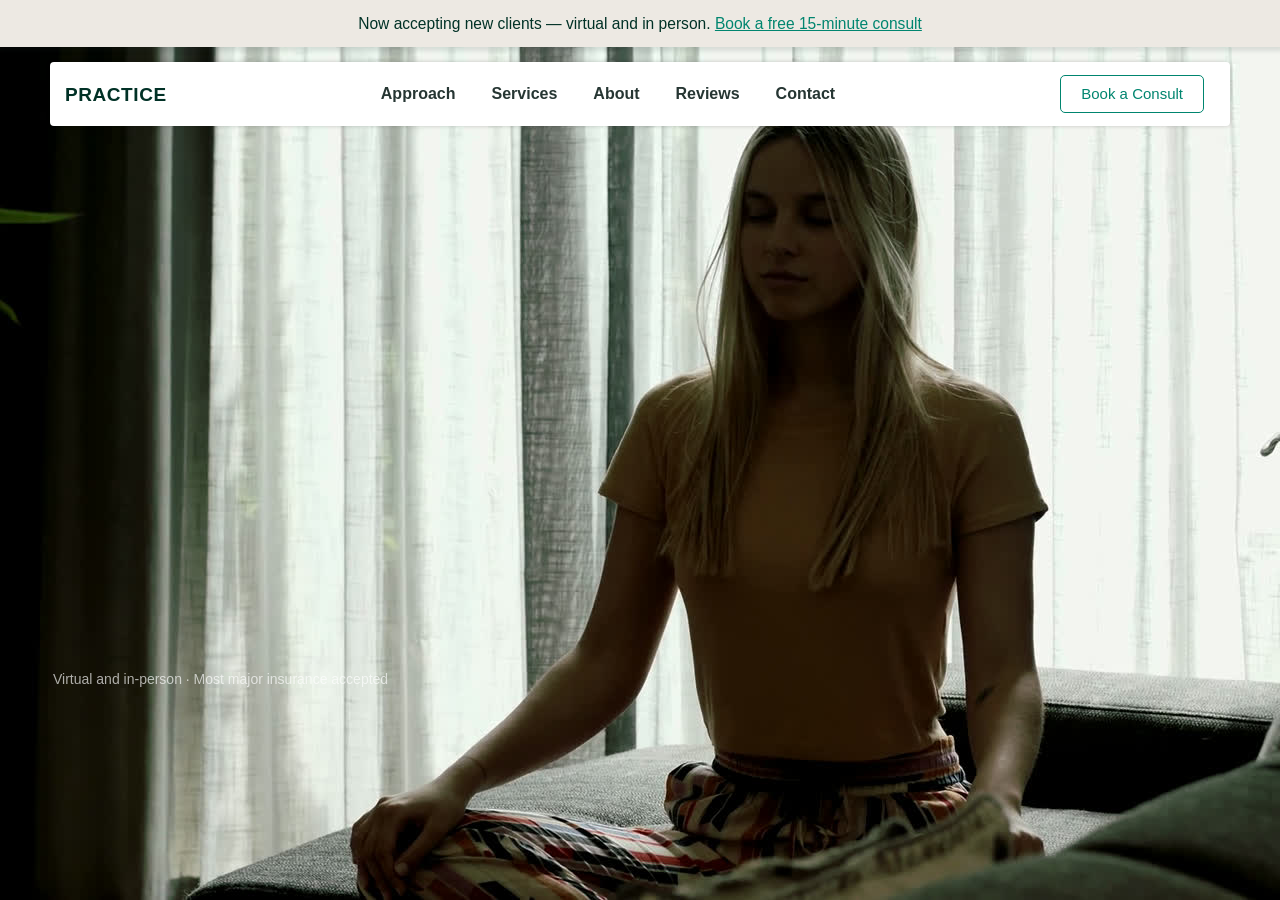
<file: index.html>
<!doctype html>
<meta charset="utf-8">
<title>Therapy &amp; counseling template</title>
<meta http-equiv="refresh" content="0; url=./_therapy2/index.html">
<link rel="canonical" href="./_therapy2/index.html">
<p style="font:16px/1.5 system-ui;padding:2rem">
  Redirecting to <a href="./_therapy2/index.html">the template</a>&hellip;
</p>
</file>
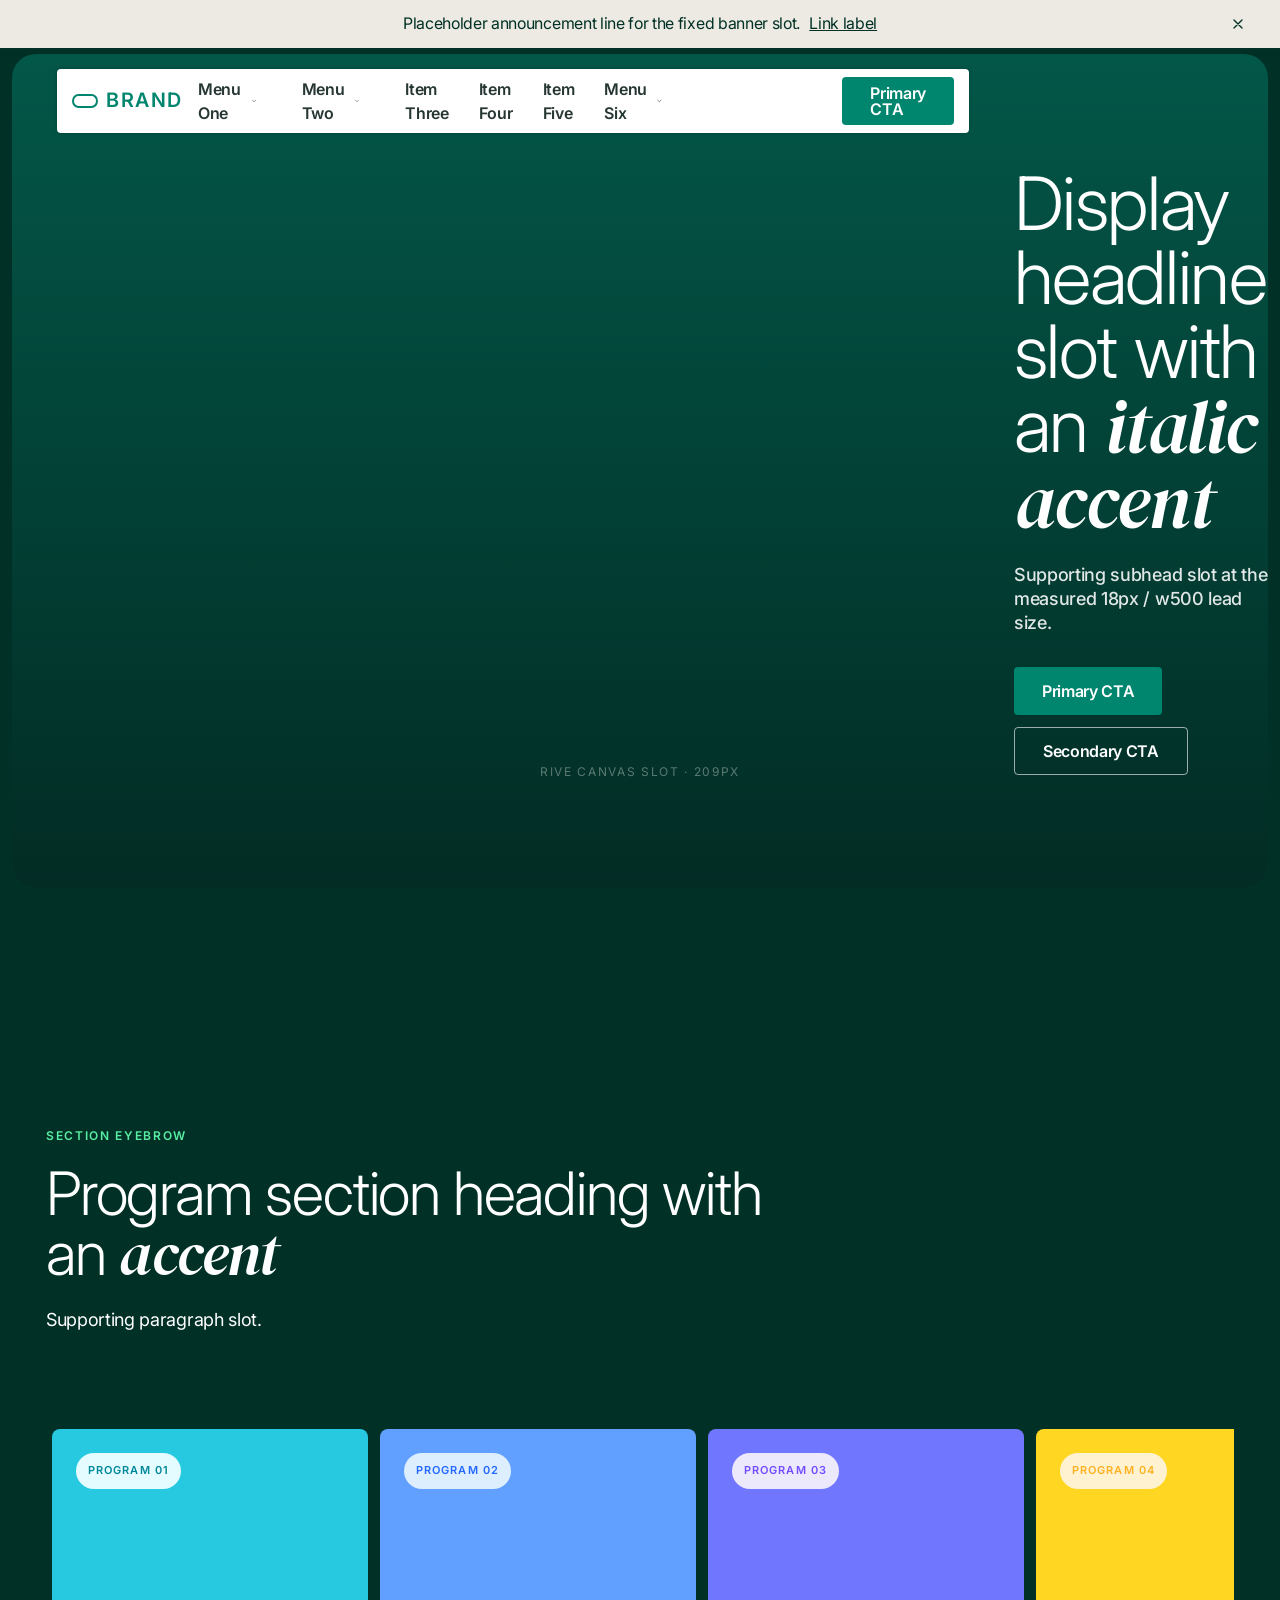
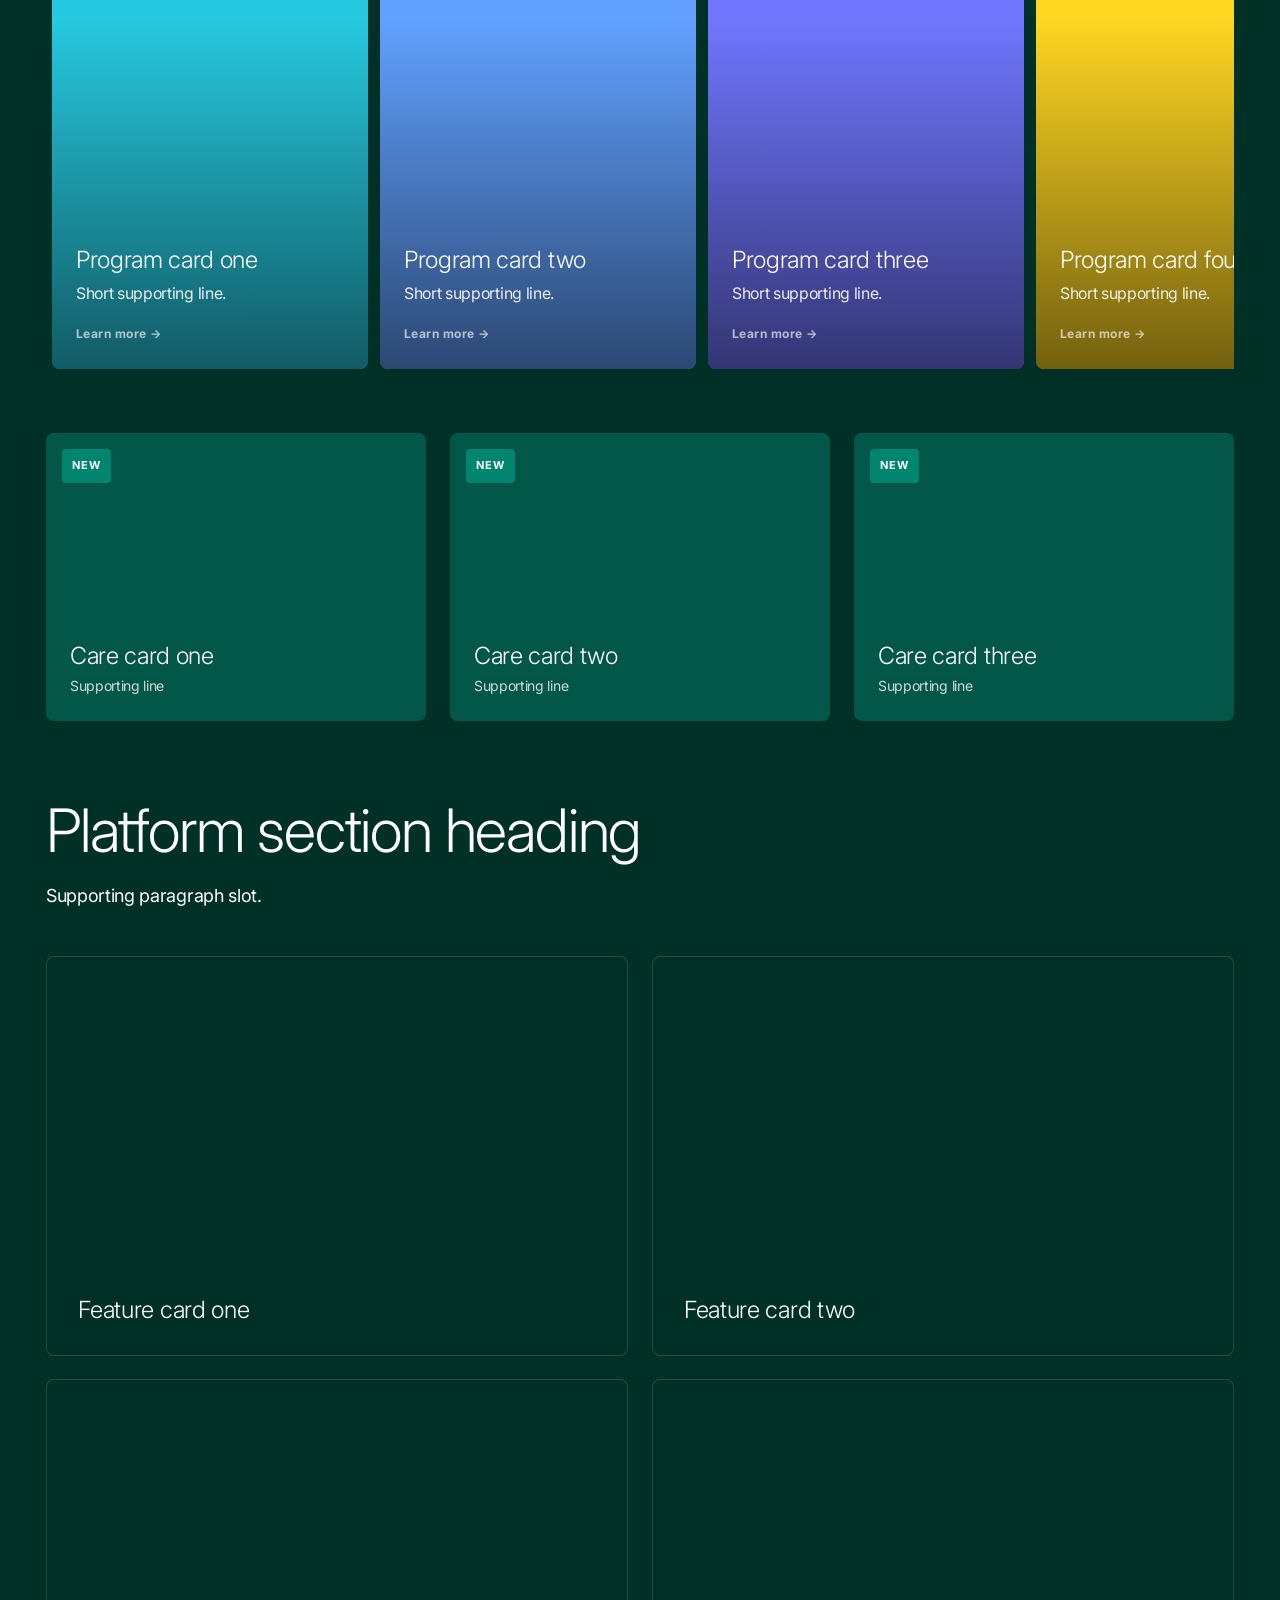
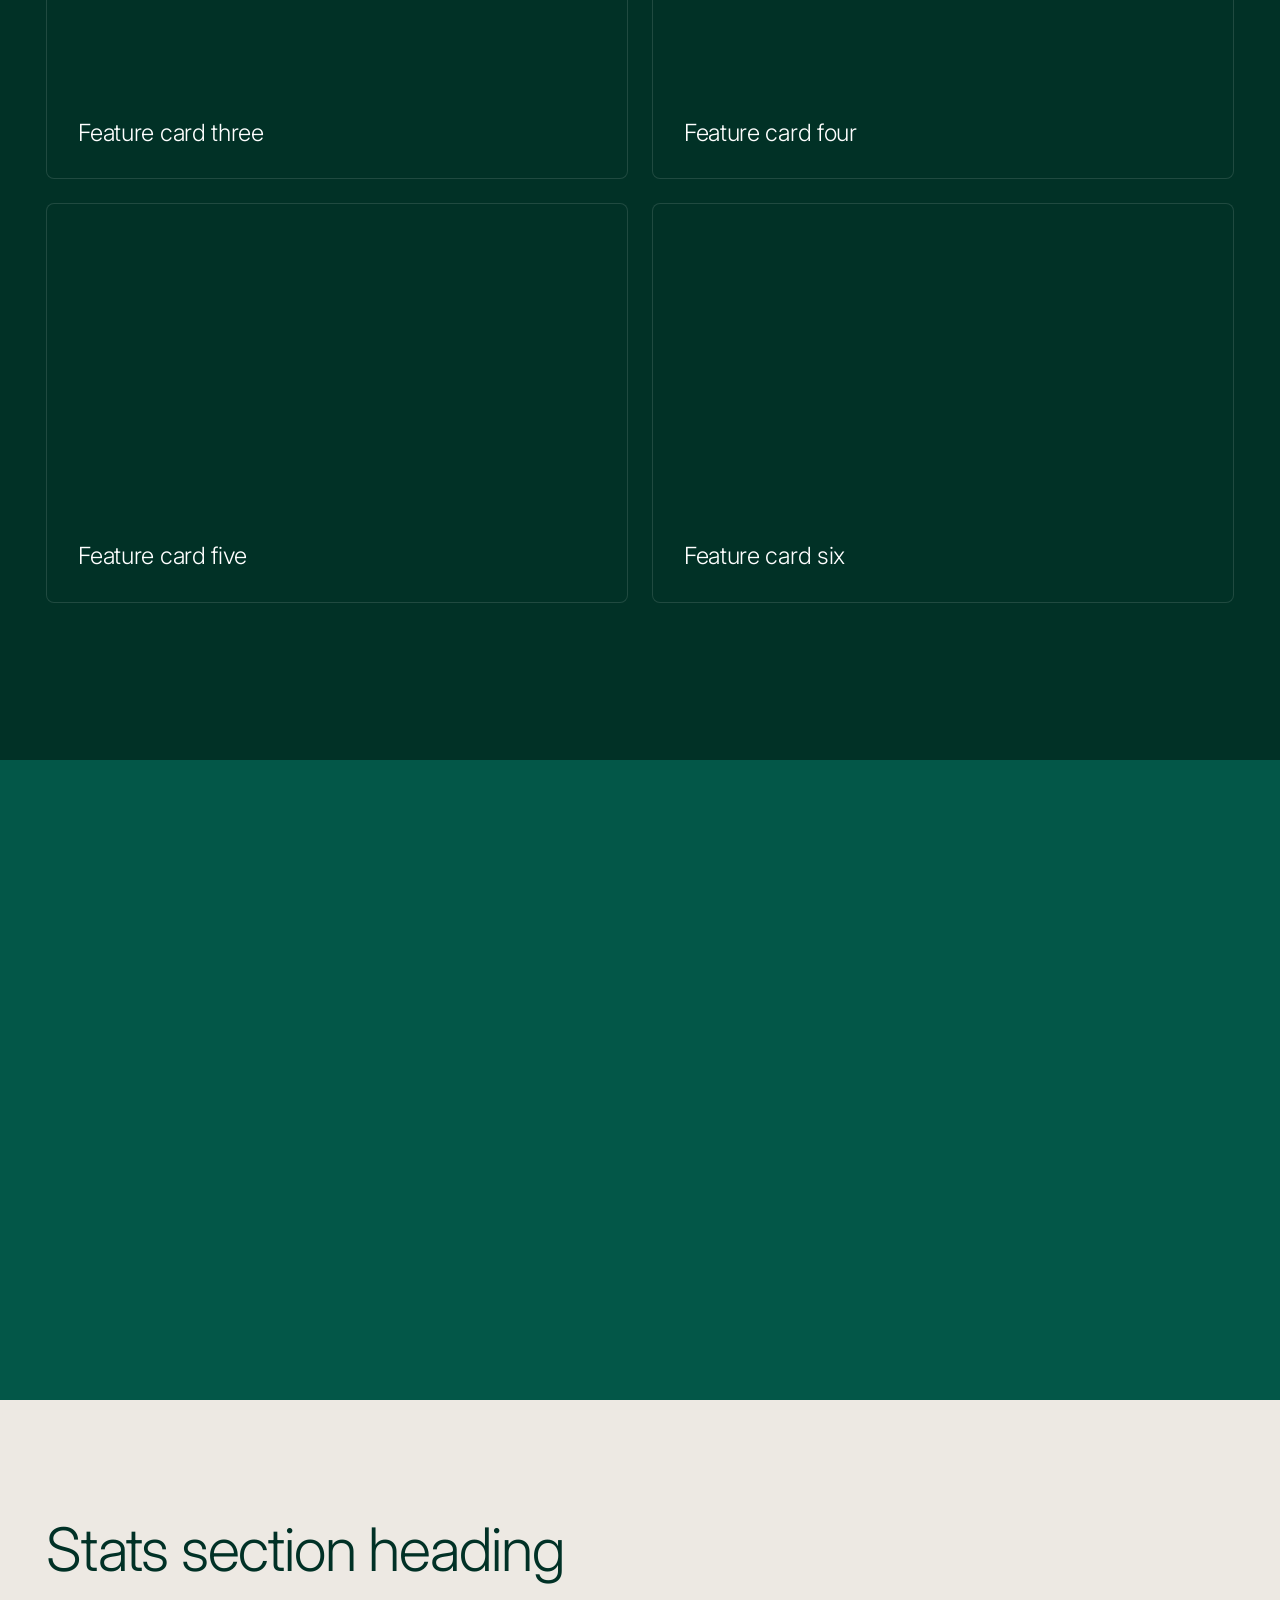
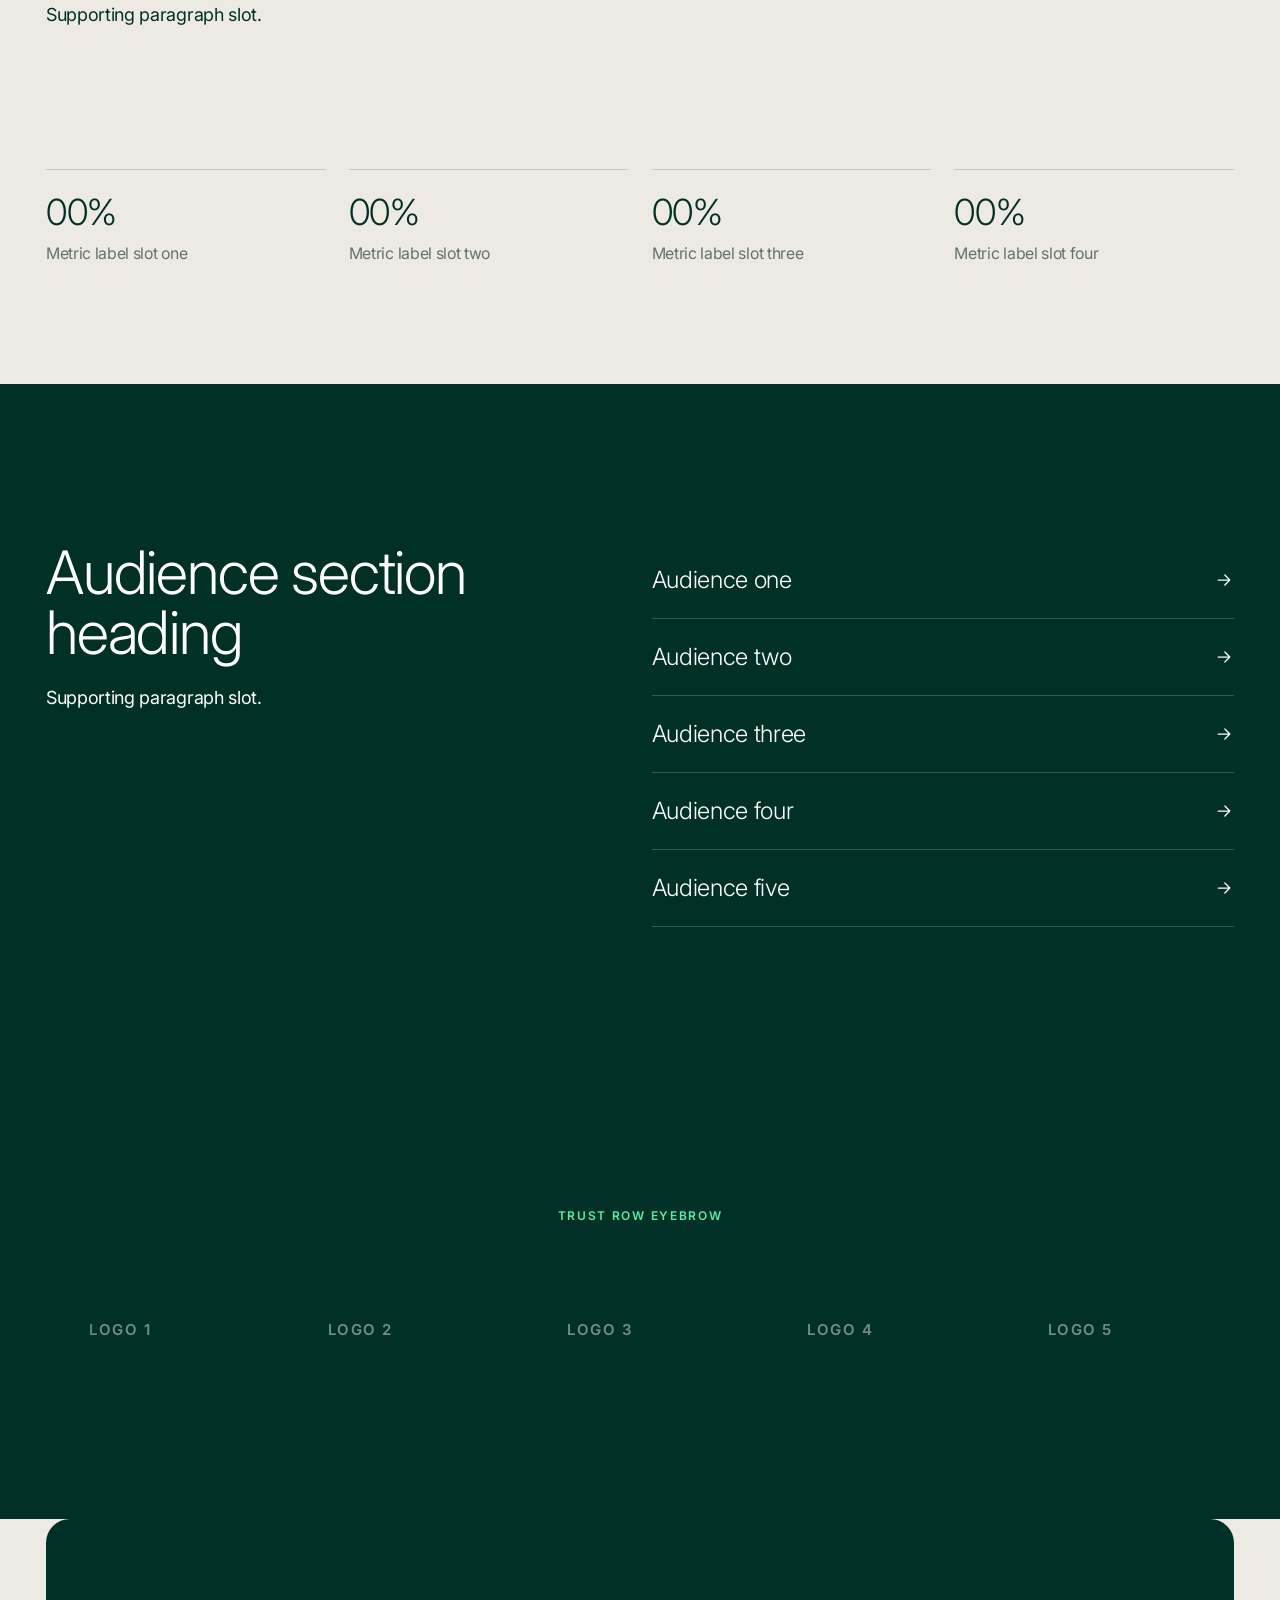
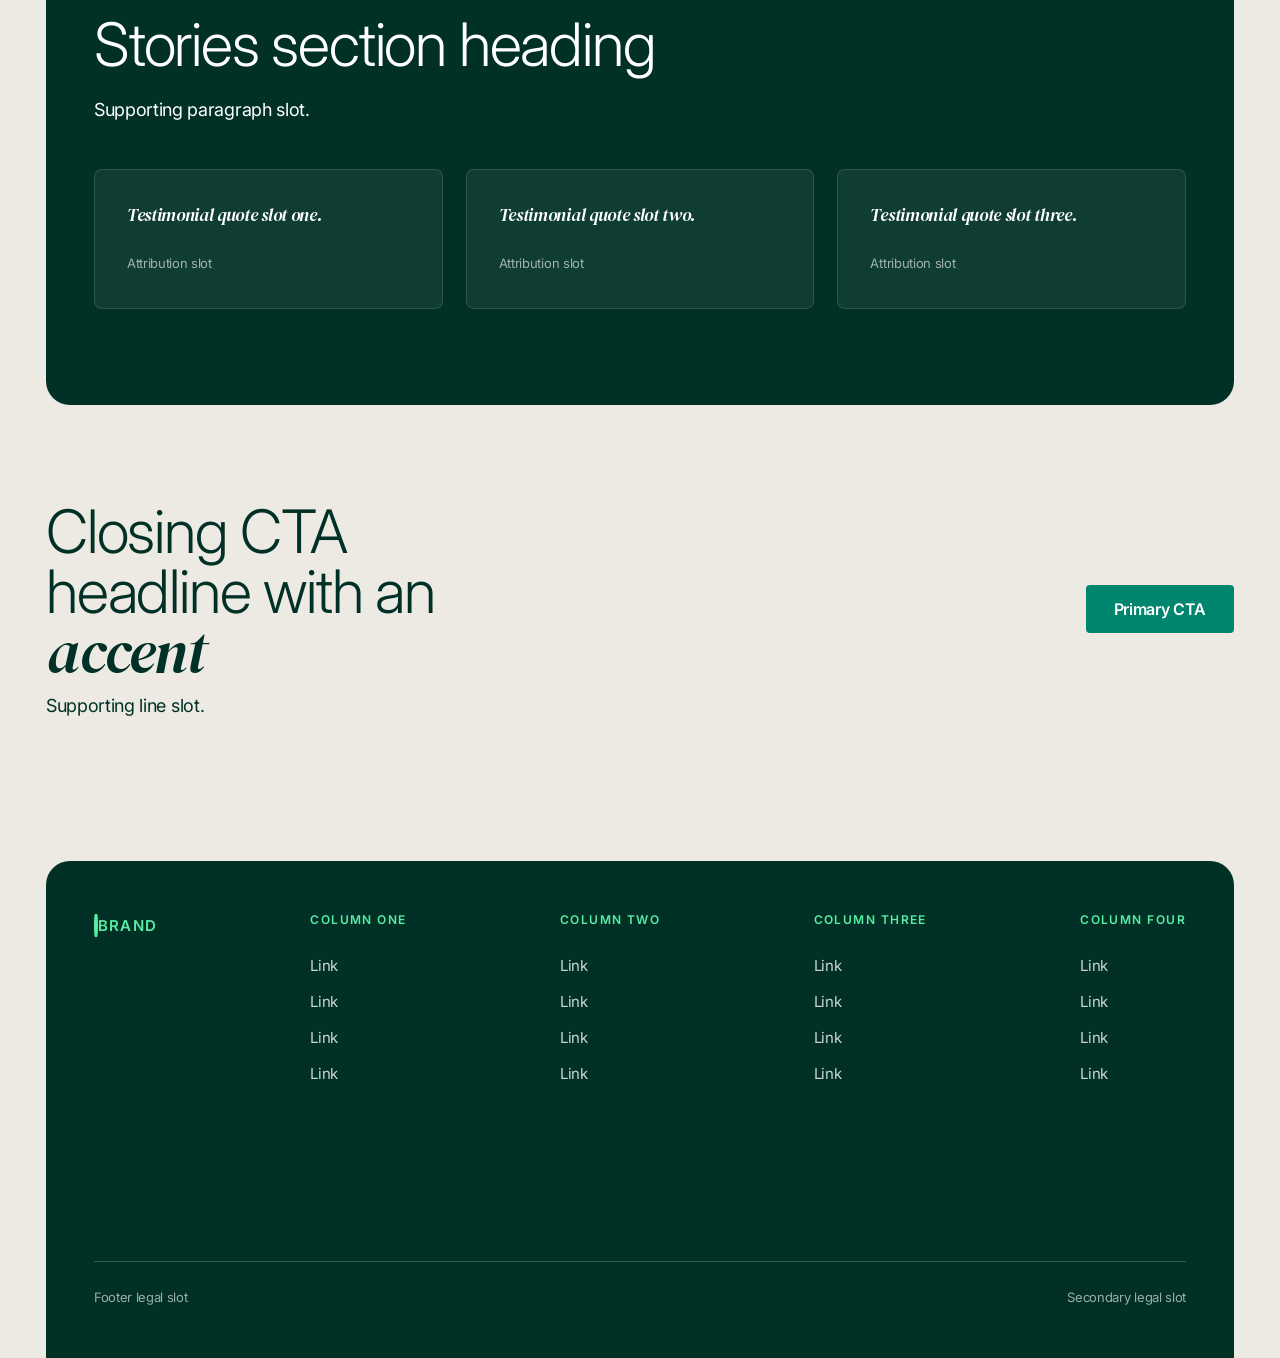
<file: _clone/index.html>
<!doctype html>
<html lang="en">
<head>
<meta charset="utf-8">
<meta name="viewport" content="width=device-width, initial-scale=1">
<title>Design-System Reference Build — measured from mavenclinic.com</title>
<!--
  Every value in this file was read out of spec.json via ../respdiff.js, which
  diffs each element's computed styles across the three captured viewports
  (1440 desktop / 768 tablet / 390 mobile-emulated). Nothing is eyeballed.

  Capture widths map to the Webflow ladder as:
    desktop 1440  -> >991
    tablet   768  -> <=991 (768 is above the 767 breakpoint)
    mobile   390  -> <=479
  The 480-767 band was NOT captured, so it is not authored here — see
  DESIGN-SYSTEM.md "Gaps". Content slots are placeholders; fonts are stand-ins.
-->
<link rel="preconnect" href="https://fonts.googleapis.com">
<link rel="preconnect" href="https://fonts.gstatic.com" crossorigin>
<link href="https://fonts.googleapis.com/css2?family=Inter:wght@100;300;400;500;600;700&family=DM+Serif+Display:ital@0;1&display=swap" rel="stylesheet">
<style>
/* ===========================================================================
   1. TOKENS — measured
   Root font-size shifts per viewport (15.8848 / 14.6752 / 14). This is the
   mechanism behind the whole fluid system; body copy and line-height follow it.
   =========================================================================== */
:root{
  --root-fs:15.8848px; --root-lh:23.8272px;

  /* palette — hex from computed rgb(), counts = measured frequency */
  --natural:#ede9e3;          /* page bg                     */
  --natural-darker:#e7e0d7;
  --deepest-green:#013126;    /* text + dark sections  ×211  */
  --deep-green:#035748;
  --maven-green:#00856f;      /* nav CTA fill          ×46   */
  --electric-green:#58eda2;   /* accent                ×52   */
  --fresh-green:#71d1b5;
  --muted:#64726f;            /* secondary text        ×52   */
  --slate:#263633;            /* nav link              ×15   */
  --white:#fff;

  /* type — measured px per viewport, weight/line-height as computed */
  --fs-h1:73.7136px;  --lh-h1:74px;      /* w300 */
  --fs-h2:59.944px;   --lh-h2:60px;      /* w300 */
  --fs-prog:23.6544px;--lh-prog:28px;    /* program card h3, w300 */
  --fs-care:23.6544px;--lh-care:28px;    /* care card h3,    w300 */
  --ls-tight:-.02em;

  /* spacing — measured, desktop rung of the fluid curve */
  --section-space:157.938px;      /* .n4-g_section_space          */
  --section-space-sm:78.969px;    /* small variant                */
  --gap-grid:23.2032px;           /* stats + industry grid gap    */
  --gap-flow:46.9728px;           /* stories + footer flow gap    */
  --gap-stats:142.406px;          /* stats_contain vertical gap   */
  --pad-stats:118.406px;          /* stats_contain block padding  */
  --pad-card:31.4336px;           /* feature card padding         */
  --mt-slider:31.4336px;          /* slider top margin            */
  --site-gutter:91.888px;         /* container inset (both sides) */

  --radius-nav:4px; --radius-card:8px; --radius-panel:24px;

  /* fonts: license-safe stand-ins.
     Helvetica Now Display -> Inter | Ivar Display italic -> DM Serif Display */
  --font-display:'Inter',-apple-system,'Helvetica Neue',Arial,sans-serif;
  --font-serif:'DM Serif Display',Georgia,serif;
}

/* ===========================================================================
   2. RESET
   =========================================================================== */
*,*::before,*::after{box-sizing:border-box}
html{-webkit-text-size-adjust:100%;font-size:var(--root-fs)}
body{margin:0;background:var(--natural);color:var(--deepest-green);
     font-family:var(--font-display);font-size:var(--root-fs);font-weight:400;
     line-height:var(--root-lh);letter-spacing:var(--ls-tight);
     -webkit-font-smoothing:antialiased}
img{display:block;max-width:100%}
svg{fill:none;stroke-linecap:round;stroke-linejoin:round}
a{color:inherit;text-decoration:none}
h1,h2,h3,h4,p{margin:0}
button{font:inherit;color:inherit;background:none;border:0;cursor:pointer}
/* clip, not hidden — hidden on the root kills position:fixed AND position:sticky */
.page-wrap{display:flex;flex-direction:column;min-height:900px;overflow-x:clip}
/* measured: max-width:min(1512px, 100% - 91.888px), auto side margins */
.u-container{width:100%;max-width:min(1512px,100% - var(--site-gutter));
             margin-inline:auto}

/* ===========================================================================
   3. BANNER — fixed, h47.83, shadow rgba(38,54,51,.12) 0 0 4px 4px
   =========================================================================== */
.banner{position:fixed;inset-block-start:0;inset-inline:0;z-index:1000;
        background:var(--natural);padding:12px;
        box-shadow:rgba(38,54,51,.12) 0 0 4px 4px}
.banner-inner{display:flex;align-items:center;justify-content:center;
              max-width:1200px;margin-inline:auto;padding-inline:10px;min-height:23.83px}
.banner p{text-align:center}
.banner a{text-decoration:underline;padding-inline-start:.35em}
.banner-close{position:absolute;inset-inline-end:20px;inset-block-start:50%;
              transform:translateY(-50%);width:44px;height:44px;display:grid;place-items:center}
.banner.is-hidden{display:none}

/* ===========================================================================
   4. NAV — measured
   navbar : 1270w / 64h / pad 0 45px      / margin 15px 85px 0
   shell  : 1180w / 64h / radius 4        / shadow rgba(0,0,0,.2) 0 0 4px 0
   inner  : 1150w / flex space-between
   link   : 16px w600 #263633 / pad 20px 30px 20px 15px
   =========================================================================== */
.navbar{position:relative;z-index:100;width:100%;max-width:1270px;height:64px;
        margin:15px auto 0;padding-inline:45px}
.nav-shell{height:64px;max-width:1180px;margin-inline:auto;padding-inline:15px;
           background:var(--white);border-radius:var(--radius-nav);
           box-shadow:rgba(0,0,0,.2) 0 0 4px 0}
.nav-inner{display:flex;align-items:center;justify-content:space-between;
           height:100%;max-width:1150px;margin-inline:auto}
.nav-logo{display:flex;align-items:center;gap:.5rem;font-size:1.25rem;font-weight:600;
          letter-spacing:.08em;color:var(--maven-green)}
.nav-logo span{width:26px;height:14px;border:2px solid currentColor;border-radius:50%/100%}
.nav-menu{display:flex;align-items:center}
.nav-link{display:inline-flex;align-items:center;gap:6px;height:64px;
          padding:20px 30px 20px 15px;font-size:16px;font-weight:600;line-height:24px;
          color:var(--slate);position:relative}
.nav-link.is-plain{padding-inline-end:15px}
/* measured @media(min-width:992px): 2px #0b8470 underline pinned bottom:1px */
@media (min-width:992px){
  .nav-link[data-drop]:hover::before{content:"";position:absolute;inset-inline:0;
    inset-block-end:1px;height:2px;background:#0b8470}
}
.nav-caret{width:10px;height:10px;stroke:currentColor;stroke-width:2}
.nav-actions{display:flex;align-items:center;gap:12px}
.btn{display:inline-flex;align-items:center;justify-content:center;height:40px;
     padding-inline:20px;border-radius:var(--radius-nav);font-size:16px;
     font-weight:600;line-height:1}
.btn-ghost{border:1px solid var(--maven-green);color:var(--maven-green)}
.btn-solid{background:var(--maven-green);color:var(--white)}
.btn-solid:hover{background:var(--electric-green);color:var(--deepest-green)}
.nav-toggle{display:none;width:44px;height:44px;padding:10px}
.nav-toggle span{display:block;height:2px;background:var(--slate);margin-block:3px;
                 transition:transform .25s,opacity .25s}
.nav-toggle[aria-expanded="true"] span:nth-child(1){transform:translateY(5px) rotate(45deg)}
.nav-toggle[aria-expanded="true"] span:nth-child(2),
.nav-toggle[aria-expanded="true"] span:nth-child(3){opacity:0}
.nav-toggle[aria-expanded="true"] span:nth-child(4){transform:translateY(-5px) rotate(-45deg)}

/* ===========================================================================
   5. HERO — measured
   wrap      : min-h 900 / pad 54px 12px 12px / bg deepest-green
   component : 1416x834 flex-row, overflow hidden, position relative
   panel     : radius 24, overflow clip
   fade      : linear-gradient(rgba(0,0,0,0), #000) @ opacity .5
   h1        : 73.7136px / w300 / lh 74px
   =========================================================================== */
.hero{position:relative;display:flex;min-height:900px;padding:54px 12px 12px;
      background:var(--deepest-green);color:var(--white)}
.hero-component{position:relative;display:flex;flex-direction:row;flex:1;
                height:834px;overflow:hidden}
.hero-panel{position:absolute;inset:0;border-radius:var(--radius-panel);overflow:clip}
.hero-media{position:absolute;inset:0;width:100%;height:100%;object-fit:cover;
            background:var(--deep-green)}
.hero-fade{position:absolute;inset:0;opacity:.5;
           background:linear-gradient(rgba(0,0,0,0),rgb(0,0,0))}
.hero-contain{position:relative;z-index:2;display:block;width:100%;
              max-width:min(1512px,100% - var(--site-gutter));margin-inline:auto}
.hero-layout{display:flex;flex-direction:column;justify-content:center;
             align-items:flex-start;height:834px}
.hero h1{font-size:var(--fs-h1);font-weight:300;line-height:var(--lh-h1);
         letter-spacing:var(--ls-tight);max-width:16ch}
.hero h1 em{font-family:var(--font-serif);font-style:italic;font-weight:400}
.hero-sub{margin-block-start:24px;font-size:18px;font-weight:500;max-width:46ch;
          color:rgba(255,255,255,.88)}
.hero-cta{margin-block-start:32px;display:flex;gap:12px;flex-wrap:wrap}
.hero .btn-solid,.hero .btn-ghost{height:48px;padding-inline:28px}
.hero .btn-ghost{border-color:rgba(255,255,255,.6);color:#fff}
/* measured .n4-hero_main_shape_wrap: y638 h209 */
.hero-shape{position:absolute;inset-inline:0;inset-block-end:12px;height:209px;
            display:grid;place-items:center;pointer-events:none;font-size:12px;
            letter-spacing:.14em;text-transform:uppercase;color:rgba(255,255,255,.35)}

/* ===========================================================================
   6. SECTION RHYTHM — measured 157.938 / small 78.969
   =========================================================================== */
.section{position:relative}
.section-space{height:var(--section-space)}
.section-space.is-sm{height:var(--section-space-sm)}
.section--dark{background:var(--deepest-green);color:var(--white)}
.section--natural{background:var(--natural);color:var(--deepest-green)}
.section-heading{font-size:var(--fs-h2);font-weight:300;line-height:var(--lh-h2);
                 letter-spacing:var(--ls-tight);max-width:20ch}
.section-heading em{font-family:var(--font-serif);font-style:italic;font-weight:400}
.section-text{margin-block-start:24px;font-size:18px;max-width:46ch;opacity:.85}
.eyebrow{font-size:12px;font-weight:600;letter-spacing:.14em;text-transform:uppercase;
         color:var(--electric-green);margin-block-end:16px}

/* ===========================================================================
   7. PROGRAM SLIDER — measured
   slider_wrap : margin-top 31.4336 / h540
   slide       : 328.03w x 540h, pad 0 (desktop)
   card h3     : 23.6544 / w300 / lh28
   =========================================================================== */
.services-body{min-height:340px;display:flex;flex-direction:column;justify-content:center}
.slider{margin-block-start:var(--mt-slider);display:grid;grid-auto-flow:column;
        grid-auto-columns:328.03px;gap:0;overflow-x:auto;scroll-snap-type:x mandatory;
        scrollbar-width:thin}
.slide{scroll-snap-align:start;height:540px;position:relative;display:flex;
       flex-direction:column;justify-content:flex-end;padding:0;
       color:var(--white)}
.slide-inner{position:relative;height:100%;margin-inline:6px;border-radius:var(--radius-card);
             overflow:hidden;display:flex;flex-direction:column;justify-content:flex-end;
             padding:24px;background:var(--prog-strong)}
.slide-inner::before{content:"";position:absolute;inset:0;
       background:linear-gradient(rgba(0,0,0,0) 35%,rgba(0,0,0,.55))}
.slide-tag{position:relative;align-self:flex-start;margin-block-end:auto;padding:6px 12px;
           border-radius:500px;font-size:11px;font-weight:600;letter-spacing:.1em;
           text-transform:uppercase;background:var(--prog-light);color:var(--prog-vibrant)}
.slide h3{position:relative;font-size:var(--fs-prog);font-weight:300;line-height:var(--lh-prog)}
.slide p{position:relative;margin-block-start:8px;opacity:.9}
.slide-more{position:relative;margin-block-start:16px;font-size:12px;font-weight:700;
            letter-spacing:.04em;opacity:.65;transition:opacity .2s}
.slide:hover .slide-more{opacity:1}
.prog-fertility{--prog-vibrant:#008799;--prog-strong:#26c9df;--prog-light:#e4fcff}
.prog-maternity{--prog-vibrant:#2469ff;--prog-strong:#61a0ff;--prog-light:#ddeefe}
.prog-parenting{--prog-vibrant:#734dff;--prog-strong:#7176ff;--prog-light:#ede9fc}
.prog-menopause{--prog-vibrant:#ffb122;--prog-strong:#ffd622;--prog-light:#fff2d1}
/* care row — measured wrap h355, inner swiper h288 */
.care-row{margin-block-start:64px}
.care-slider{margin-block-start:24px;display:grid;grid-auto-flow:column;
             grid-auto-columns:minmax(260px,1fr);gap:24px;overflow-x:auto;
             scroll-snap-type:x mandatory}
.care-card{scroll-snap-align:start;height:288px;border-radius:var(--radius-card);
           overflow:clip;position:relative;display:flex;flex-direction:column;
           justify-content:flex-end;padding:24px;background:var(--deep-green);color:var(--white)}
.care-card .badge{position:absolute;inset-block-start:16px;inset-inline-start:16px;
           display:inline-flex;align-items:center;gap:6px;padding:5px 10px;
           border-radius:var(--radius-nav);background:var(--maven-green);
           font-size:11px;font-weight:700;letter-spacing:.08em;text-transform:uppercase}
.care-card h3{font-size:var(--fs-care);font-weight:300;line-height:var(--lh-care)}
.care-card p{font-size:14px;opacity:.8;margin-block-start:4px}

/* ===========================================================================
   8. FEATURE CARDS — measured 548.17 x 400, pad 31.4336, radius 8,
      bg deepest-green, min-height 400. Two per row at 1348 container.
   =========================================================================== */
.features-grid{margin-block-start:48px;display:grid;
               grid-template-columns:repeat(2,minmax(0,1fr));gap:var(--gap-grid)}
.feature-card{position:relative;min-height:400px;border-radius:var(--radius-card);
              overflow:hidden;background:var(--deepest-green);color:var(--white);
              padding:var(--pad-card);display:flex;flex-direction:column;
              justify-content:flex-end;border:1px solid rgba(255,255,255,.12)}
.feature-card h3{font-size:var(--fs-prog);font-weight:300;line-height:var(--lh-prog);max-width:20ch}

/* ===========================================================================
   9. PARALLAX + STATS — measured
   parallax_sticky : position:sticky, h640
   stats_wrap      : radius 24 24 0 0, bg natural
   stats_contain   : gap 142.406, padding 118.406 0
   stats_layout    : 4 x 319.625px, gap 23.2032   (-> 2col -> 1col)
   =========================================================================== */
.parallax{position:relative}
.parallax-sticky{position:sticky;inset-block-start:0;height:640px;overflow:clip}
.parallax-visual{position:absolute;inset:0;background:var(--deep-green)}
.parallax-overlap{position:relative;z-index:2}
.stats-wrap{background:var(--natural);color:var(--deepest-green);
            border-radius:var(--radius-panel) var(--radius-panel) 0 0}
.stats-contain{display:flex;flex-direction:column;gap:var(--gap-stats);
               padding-block:var(--pad-stats)}
.stats-body{max-width:579px}
.stats-layout{display:grid;grid-template-columns:repeat(4,minmax(0,1fr));gap:var(--gap-grid)}
.stat{padding-block-start:24px;border-block-start:1px solid rgba(1,49,38,.18)}
.stat b{display:block;font-size:36px;font-weight:300;line-height:1}
.stat span{display:block;margin-block-start:12px;color:var(--muted)}

/* ===========================================================================
   10. AUDIENCE GRID — measured 662.453 x 2, gap 23.2032
   =========================================================================== */
.industry-layout{display:grid;grid-template-columns:repeat(2,minmax(0,1fr));
                 gap:var(--gap-grid);align-items:start}
.industry-list{display:flex;flex-direction:column}
.industry-link{display:flex;align-items:center;justify-content:space-between;gap:24px;
               padding-block:24px;border-block-end:1px solid rgba(255,255,255,.2)}
.industry-link h3{font-size:var(--fs-prog);font-weight:300;line-height:var(--lh-prog)}
.industry-link svg{width:20px;height:20px;stroke:currentColor;stroke-width:1.5;
                   transition:transform .25s}
.industry-link:hover svg{transform:translateX(6px)}
.industry-link:hover h3{color:var(--electric-green)}

/* ===========================================================================
   11. MARQUEE — measured logo_wrap 240x140, track w1680 (duplicated)
   =========================================================================== */
.trusted{padding-block:119px;background:var(--deepest-green);color:var(--white)}
.marquee{margin-block-start:32px;overflow:hidden;
         mask-image:linear-gradient(90deg,transparent,#000 8%,#000 92%,transparent)}
.marquee-track{display:flex;width:max-content;animation:marquee 32s linear infinite}
.marquee:hover .marquee-track{animation-play-state:paused}
.marquee-item{display:grid;place-items:center;width:240px;height:140px;flex:none;
              font-size:15px;font-weight:600;letter-spacing:.1em;text-transform:uppercase;
              color:rgba(255,255,255,.45)}
@keyframes marquee{from{transform:translateX(0)}to{transform:translateX(-50%)}}

/* ===========================================================================
   12. STORIES — measured wrap radius 24, component gap 46.9728, body max-w 573
   =========================================================================== */
.stories-wrap{background:var(--deepest-green);color:var(--white);
              border-radius:var(--radius-panel);padding:95px 48px 96px}
.stories-component{display:flex;flex-direction:column;gap:var(--gap-flow)}
.stories-body{max-width:573px}
.stories-grid{display:grid;grid-template-columns:repeat(3,minmax(0,1fr));gap:var(--gap-grid)}
.story{padding:32px;border-radius:var(--radius-card);background:rgba(255,255,255,.06);
       border:1px solid rgba(255,255,255,.12);display:flex;flex-direction:column;gap:24px}
.story q{font-family:var(--font-serif);font-style:italic;font-size:18px;line-height:1.45;quotes:none}
.story footer{font-size:13px;color:rgba(255,255,255,.6)}

/* ===========================================================================
   13. CTA + FOOTER — measured
   cta_main_layout : align-items center (-> stretch on mobile), body max-w 507
   footer_top      : flex ROW, gap 46.9728, min-h 321 (-> column)
   footer_inner    : radius 24 24 0 0
   =========================================================================== */
.cta{background:var(--natural);padding-block:96px}
.cta-layout{display:flex;align-items:center;justify-content:space-between;gap:48px;flex-wrap:wrap}
.cta-body{display:flex;flex-direction:column;gap:12px;max-width:507px}
.cta-body h2{font-size:var(--fs-h2);font-weight:300;line-height:var(--lh-h2);
             letter-spacing:var(--ls-tight)}
.cta-body h2 em{font-family:var(--font-serif);font-style:italic;font-weight:400}
.cta .btn-solid{height:48px;padding-inline:28px}
.footer{background:var(--natural);padding-block-start:48px}
.footer-inner{background:var(--deepest-green);color:var(--white);
              border-radius:var(--radius-panel) var(--radius-panel) 0 0;padding:47px 48px 48px}
.footer-top{display:flex;flex-direction:row;justify-content:space-between;
            align-items:stretch;gap:var(--gap-flow);min-height:321px}
.footer-col h4{font-size:12px;font-weight:600;letter-spacing:.12em;text-transform:uppercase;
               color:var(--electric-green);margin-block-end:16px}
.footer-col a{display:block;padding-block:6px;font-size:15px;color:rgba(255,255,255,.8)}
.footer-col a:hover{color:var(--electric-green)}
.footer-bottom{margin-block-start:32px;padding-block-start:24px;
               border-block-start:1px solid rgba(255,255,255,.2);display:flex;
               justify-content:space-between;gap:24px;flex-wrap:wrap;font-size:13px;
               color:rgba(255,255,255,.6)}

/* ===========================================================================
   14. REVEALS — inner atoms only (an opacity:0 <section> = blank gap)
   =========================================================================== */
.reveal{opacity:0;transform:translateY(18px);transition:opacity .6s ease,transform .6s ease}
.reveal.is-in{opacity:1;transform:none}
@media (prefers-reduced-motion:reduce){
  .reveal{opacity:1;transform:none;transition:none}
  .marquee-track{animation:none}
}

/* ===========================================================================
   15. <=991  — measured from the 768 capture
   =========================================================================== */
@media (max-width:991px){
  :root{
    --root-fs:14.6752px; --root-lh:22.0128px;
    --fs-h1:52.0752px;   --lh-h1:52px;
    --fs-h2:40.7248px;   --lh-h2:41px;
    --fs-prog:31.3376px; --lh-prog:41px;   /* program h3 grows at this width */
    --fs-care:20.0256px; --lh-care:24px;
    --section-space:138.719px; --section-space-sm:69.359px;
    --gap-grid:16.0128px; --gap-flow:37.3632px;
    --gap-stats:128.026px; --pad-stats:104.026px;
    --pad-card:26.6624px; --mt-slider:26.6624px;
    --site-gutter:53.4496px;
  }
  /* nav: full-bleed bar, radius drops to 0, heights 68/58 */
  .navbar{max-width:none;height:68px;min-height:62px;margin:0;padding:0 0 10px;
          display:flex;align-items:center;justify-content:flex-start}
  .nav-shell{position:relative;width:100%;max-width:none;height:58px;border-radius:0}
  .nav-toggle{display:block}
  .nav-menu{position:absolute;inset-block-start:58px;inset-inline:0;flex-direction:column;
            align-items:stretch;background:var(--white);box-shadow:rgba(0,0,0,.2) 0 0 4px 0;
            padding:8px;max-height:90vh;overflow-y:auto;overflow-x:hidden;display:none}
  .nav-menu.is-open{display:flex}
  .nav-link{height:auto;padding:14px 15px;border-block-end:1px solid #f2f2f2}
  .nav-actions .btn-ghost{display:none}
  /* hero: component becomes a column, overflow visible, content bottom-aligned */
  .hero-component{flex-direction:column;height:958px;overflow:visible;
                  justify-content:center;align-items:flex-start}
  .hero-contain{display:flex;flex-direction:column;gap:16px}
  .hero-layout{height:auto}
  /* slides go full-width (measured 726.55 at a 715 container) */
  .slider{grid-auto-columns:100%}
  .slide{padding:0 6px}
  /* grids: 2-up stats, feature cards full-width (measured 714.56 x 400) */
  .stats-layout{grid-template-columns:repeat(2,minmax(0,1fr))}
  .features-grid{grid-template-columns:1fr}
  .stories-grid{grid-template-columns:1fr}
  .footer-top{flex-direction:column}
}

/* ===========================================================================
   16. <=479  — measured from the 390 capture
   NOTE: the 480-767 band was not captured; it inherits the <=991 rules above.
   =========================================================================== */
@media (max-width:479px){
  :root{
    --root-fs:14px; --root-lh:21px;
    --fs-h1:40px;   --lh-h1:40px;          /* measured floor is 40, not 30 */
    --fs-h2:30px;   --lh-h2:36px;
    --fs-prog:28px; --lh-prog:36px;
    --fs-care:18px; --lh-care:22px;
    --section-space:128px; --section-space-sm:64px;
    --gap-grid:12px; --gap-flow:40px;
    --gap-stats:32px; --pad-stats:32px;
    --pad-card:24px; --mt-slider:24px;
    --site-gutter:32px;
  }
  .navbar{height:62px;padding:0 0 5px}
  .nav-shell{height:46px}
  .nav-menu{inset-block-start:46px}
  /* hero: centred text, panel 568 tall, content pinned to the bottom */
  .hero{padding:54px 8px 8px}
  .hero-component{height:568px;text-align:center;align-items:stretch;justify-content:flex-end}
  .hero h1,.hero-sub{max-width:none}
  .hero-cta{flex-direction:column;align-items:stretch}
  .hero .btn-solid,.hero .btn-ghost{width:100%}
  /* grids collapse: stats 1col, industry stays 2-up as a flex row */
  .stats-layout{grid-template-columns:1fr}
  .industry-layout{display:flex;flex-direction:column}
  .cta-layout{align-items:stretch;flex-direction:column}
  .marquee-item{width:152px;height:90.078px}
  .stories-wrap{padding:32px 24px}
  .footer-inner{padding:32px 24px}
}
</style>
</head>
<body>
<div class="page-wrap">

  <div class="banner" id="banner">
    <div class="banner-inner">
      <p>Placeholder announcement line for the fixed banner slot. <a href="#">Link label</a></p>
    </div>
    <button class="banner-close" id="bannerClose" aria-label="Dismiss">
      <svg viewBox="0 0 24 24" width="16" height="16" fill="none" stroke="currentColor" stroke-width="2"><path d="M18 6 6 18M6 6l12 12"/></svg>
    </button>
  </div>

  <main>
    <header class="hero">
      <div class="hero-component">
        <div class="hero-panel">
          <div class="hero-media" role="img" aria-label="Hero media slot"></div>
          <div class="hero-fade"></div>
        </div>

        <nav class="navbar">
          <div class="nav-shell">
            <div class="nav-inner">
              <a class="nav-logo" href="#"><span aria-hidden="true"></span>BRAND</a>
              <div class="nav-menu" id="navMenu">
                <a class="nav-link" data-drop href="#">Menu One
                  <svg class="nav-caret" viewBox="0 0 24 24" fill="none"><path d="m6 9 6 6 6-6"/></svg></a>
                <a class="nav-link" data-drop href="#">Menu Two
                  <svg class="nav-caret" viewBox="0 0 24 24" fill="none"><path d="m6 9 6 6 6-6"/></svg></a>
                <a class="nav-link is-plain" href="#">Item Three</a>
                <a class="nav-link is-plain" href="#">Item Four</a>
                <a class="nav-link is-plain" href="#">Item Five</a>
                <a class="nav-link" data-drop href="#">Menu Six
                  <svg class="nav-caret" viewBox="0 0 24 24" fill="none"><path d="m6 9 6 6 6-6"/></svg></a>
              </div>
              <div class="nav-actions">
                <a class="btn btn-ghost" href="#">Secondary</a>
                <a class="btn btn-solid" href="#">Primary CTA</a>
                <button class="nav-toggle" id="navToggle" aria-label="Menu" aria-expanded="false" aria-controls="navMenu">
                  <span></span><span></span><span></span><span></span>
                </button>
              </div>
            </div>
          </div>
        </nav>

        <div class="hero-contain">
          <div class="hero-layout">
            <h1 class="reveal">Display headline slot with an <em>italic accent</em></h1>
            <p class="hero-sub reveal">Supporting subhead slot at the measured 18px / w500 lead size.</p>
            <div class="hero-cta reveal">
              <a class="btn btn-solid" href="#">Primary CTA</a>
              <a class="btn btn-ghost" href="#">Secondary CTA</a>
            </div>
          </div>
        </div>

        <div class="hero-shape">Rive canvas slot &middot; 209px</div>
      </div>
    </header>

    <section class="section section--dark">
      <div class="section-space"></div>
      <div class="u-container">
        <div class="services-body">
          <p class="eyebrow reveal">Section eyebrow</p>
          <h2 class="section-heading reveal">Program section heading with an <em>accent</em></h2>
          <p class="section-text reveal">Supporting paragraph slot.</p>
        </div>

        <div class="slider">
          <article class="slide prog-fertility reveal"><div class="slide-inner">
            <span class="slide-tag">Program 01</span><h3>Program card one</h3>
            <p>Short supporting line.</p><span class="slide-more">Learn more &rarr;</span></div></article>
          <article class="slide prog-maternity reveal"><div class="slide-inner">
            <span class="slide-tag">Program 02</span><h3>Program card two</h3>
            <p>Short supporting line.</p><span class="slide-more">Learn more &rarr;</span></div></article>
          <article class="slide prog-parenting reveal"><div class="slide-inner">
            <span class="slide-tag">Program 03</span><h3>Program card three</h3>
            <p>Short supporting line.</p><span class="slide-more">Learn more &rarr;</span></div></article>
          <article class="slide prog-menopause reveal"><div class="slide-inner">
            <span class="slide-tag">Program 04</span><h3>Program card four</h3>
            <p>Short supporting line.</p><span class="slide-more">Learn more &rarr;</span></div></article>
        </div>

        <div class="care-row">
          <div class="care-slider">
            <article class="care-card reveal"><span class="badge">New</span><h3>Care card one</h3><p>Supporting line</p></article>
            <article class="care-card reveal"><span class="badge">New</span><h3>Care card two</h3><p>Supporting line</p></article>
            <article class="care-card reveal"><span class="badge">New</span><h3>Care card three</h3><p>Supporting line</p></article>
          </div>
        </div>
      </div>
      <div class="section-space is-sm"></div>
    </section>

    <section class="section section--dark">
      <div class="u-container">
        <h2 class="section-heading reveal">Platform section heading</h2>
        <p class="section-text reveal">Supporting paragraph slot.</p>
        <div class="features-grid">
          <article class="feature-card reveal"><h3>Feature card one</h3></article>
          <article class="feature-card reveal"><h3>Feature card two</h3></article>
          <article class="feature-card reveal"><h3>Feature card three</h3></article>
          <article class="feature-card reveal"><h3>Feature card four</h3></article>
          <article class="feature-card reveal"><h3>Feature card five</h3></article>
          <article class="feature-card reveal"><h3>Feature card six</h3></article>
        </div>
      </div>
      <div class="section-space"></div>
    </section>

    <section class="parallax">
      <div class="parallax-sticky"><div class="parallax-visual"></div></div>
      <div class="parallax-overlap">
        <div class="stats-wrap">
          <div class="u-container">
            <div class="stats-contain">
              <div class="stats-body">
                <h2 class="section-heading reveal">Stats section heading</h2>
                <p class="section-text reveal">Supporting paragraph slot.</p>
              </div>
              <div class="stats-layout">
                <div class="stat reveal"><b>00%</b><span>Metric label slot one</span></div>
                <div class="stat reveal"><b>00%</b><span>Metric label slot two</span></div>
                <div class="stat reveal"><b>00%</b><span>Metric label slot three</span></div>
                <div class="stat reveal"><b>00%</b><span>Metric label slot four</span></div>
              </div>
            </div>
          </div>
        </div>
      </div>
    </section>

    <section class="section section--dark">
      <div class="section-space"></div>
      <div class="u-container">
        <div class="industry-layout">
          <div>
            <h2 class="section-heading reveal">Audience section heading</h2>
            <p class="section-text reveal">Supporting paragraph slot.</p>
          </div>
          <div class="industry-list">
            <a class="industry-link reveal" href="#"><h3>Audience one</h3>
              <svg viewBox="0 0 24 24" fill="none"><path d="M5 12h14m-6-6 6 6-6 6"/></svg></a>
            <a class="industry-link reveal" href="#"><h3>Audience two</h3>
              <svg viewBox="0 0 24 24" fill="none"><path d="M5 12h14m-6-6 6 6-6 6"/></svg></a>
            <a class="industry-link reveal" href="#"><h3>Audience three</h3>
              <svg viewBox="0 0 24 24" fill="none"><path d="M5 12h14m-6-6 6 6-6 6"/></svg></a>
            <a class="industry-link reveal" href="#"><h3>Audience four</h3>
              <svg viewBox="0 0 24 24" fill="none"><path d="M5 12h14m-6-6 6 6-6 6"/></svg></a>
            <a class="industry-link reveal" href="#"><h3>Audience five</h3>
              <svg viewBox="0 0 24 24" fill="none"><path d="M5 12h14m-6-6 6 6-6 6"/></svg></a>
          </div>
        </div>
      </div>
      <div class="section-space"></div>
    </section>

    <section class="trusted">
      <div class="u-container"><p class="eyebrow reveal" style="text-align:center">Trust row eyebrow</p></div>
      <div class="marquee">
        <div class="marquee-track" id="marqueeTrack">
          <div class="marquee-item">Logo 1</div><div class="marquee-item">Logo 2</div>
          <div class="marquee-item">Logo 3</div><div class="marquee-item">Logo 4</div>
          <div class="marquee-item">Logo 5</div><div class="marquee-item">Logo 6</div>
          <div class="marquee-item">Logo 7</div>
        </div>
      </div>
    </section>

    <section class="section section--natural">
      <div class="u-container">
        <div class="stories-wrap">
          <div class="stories-component">
            <div class="stories-body">
              <h2 class="section-heading reveal">Stories section heading</h2>
              <p class="section-text reveal">Supporting paragraph slot.</p>
            </div>
            <div class="stories-grid">
              <article class="story reveal"><q>Testimonial quote slot one.</q><footer>Attribution slot</footer></article>
              <article class="story reveal"><q>Testimonial quote slot two.</q><footer>Attribution slot</footer></article>
              <article class="story reveal"><q>Testimonial quote slot three.</q><footer>Attribution slot</footer></article>
            </div>
          </div>
        </div>
      </div>
    </section>

    <section class="cta">
      <div class="u-container">
        <div class="cta-layout">
          <div class="cta-body">
            <h2 class="reveal">Closing CTA headline with an <em>accent</em></h2>
            <p class="section-text reveal" style="margin:0">Supporting line slot.</p>
          </div>
          <a class="btn btn-solid reveal" href="#">Primary CTA</a>
        </div>
      </div>
    </section>
  </main>

  <footer class="footer">
    <div class="u-container">
      <div class="footer-inner">
        <div class="footer-top">
          <div class="footer-col">
            <a class="nav-logo" href="#" style="color:var(--electric-green)"><span aria-hidden="true"></span>BRAND</a>
          </div>
          <div class="footer-col"><h4>Column one</h4>
            <a href="#">Link</a><a href="#">Link</a><a href="#">Link</a><a href="#">Link</a></div>
          <div class="footer-col"><h4>Column two</h4>
            <a href="#">Link</a><a href="#">Link</a><a href="#">Link</a><a href="#">Link</a></div>
          <div class="footer-col"><h4>Column three</h4>
            <a href="#">Link</a><a href="#">Link</a><a href="#">Link</a><a href="#">Link</a></div>
          <div class="footer-col"><h4>Column four</h4>
            <a href="#">Link</a><a href="#">Link</a><a href="#">Link</a><a href="#">Link</a></div>
        </div>
        <div class="footer-bottom">
          <span>Footer legal slot</span><span>Secondary legal slot</span>
        </div>
      </div>
    </div>
  </footer>
</div>

<script>
(function(){
  var b=document.getElementById('banner'),x=document.getElementById('bannerClose');
  if(sessionStorage.getItem('banner-dismissed')) b.classList.add('is-hidden');
  x.addEventListener('click',function(){b.classList.add('is-hidden');sessionStorage.setItem('banner-dismissed','1')});
})();
(function(){
  var t=document.getElementById('navToggle'),m=document.getElementById('navMenu');
  t.addEventListener('click',function(){
    var open=m.classList.toggle('is-open');
    t.setAttribute('aria-expanded',open?'true':'false');
  });
})();
(function(){ var tr=document.getElementById('marqueeTrack'); tr.innerHTML+=tr.innerHTML; })();
(function(){
  var els=document.querySelectorAll('.reveal');
  if(!('IntersectionObserver' in window)){els.forEach(function(e){e.classList.add('is-in')});return}
  var io=new IntersectionObserver(function(en){en.forEach(function(e){
    if(e.isIntersecting){e.target.classList.add('is-in');io.unobserve(e.target)}})},
    {rootMargin:'0px 0px -10% 0px',threshold:.1});
  els.forEach(function(e){io.observe(e)});
})();
</script>
</body>
</html>
</file>
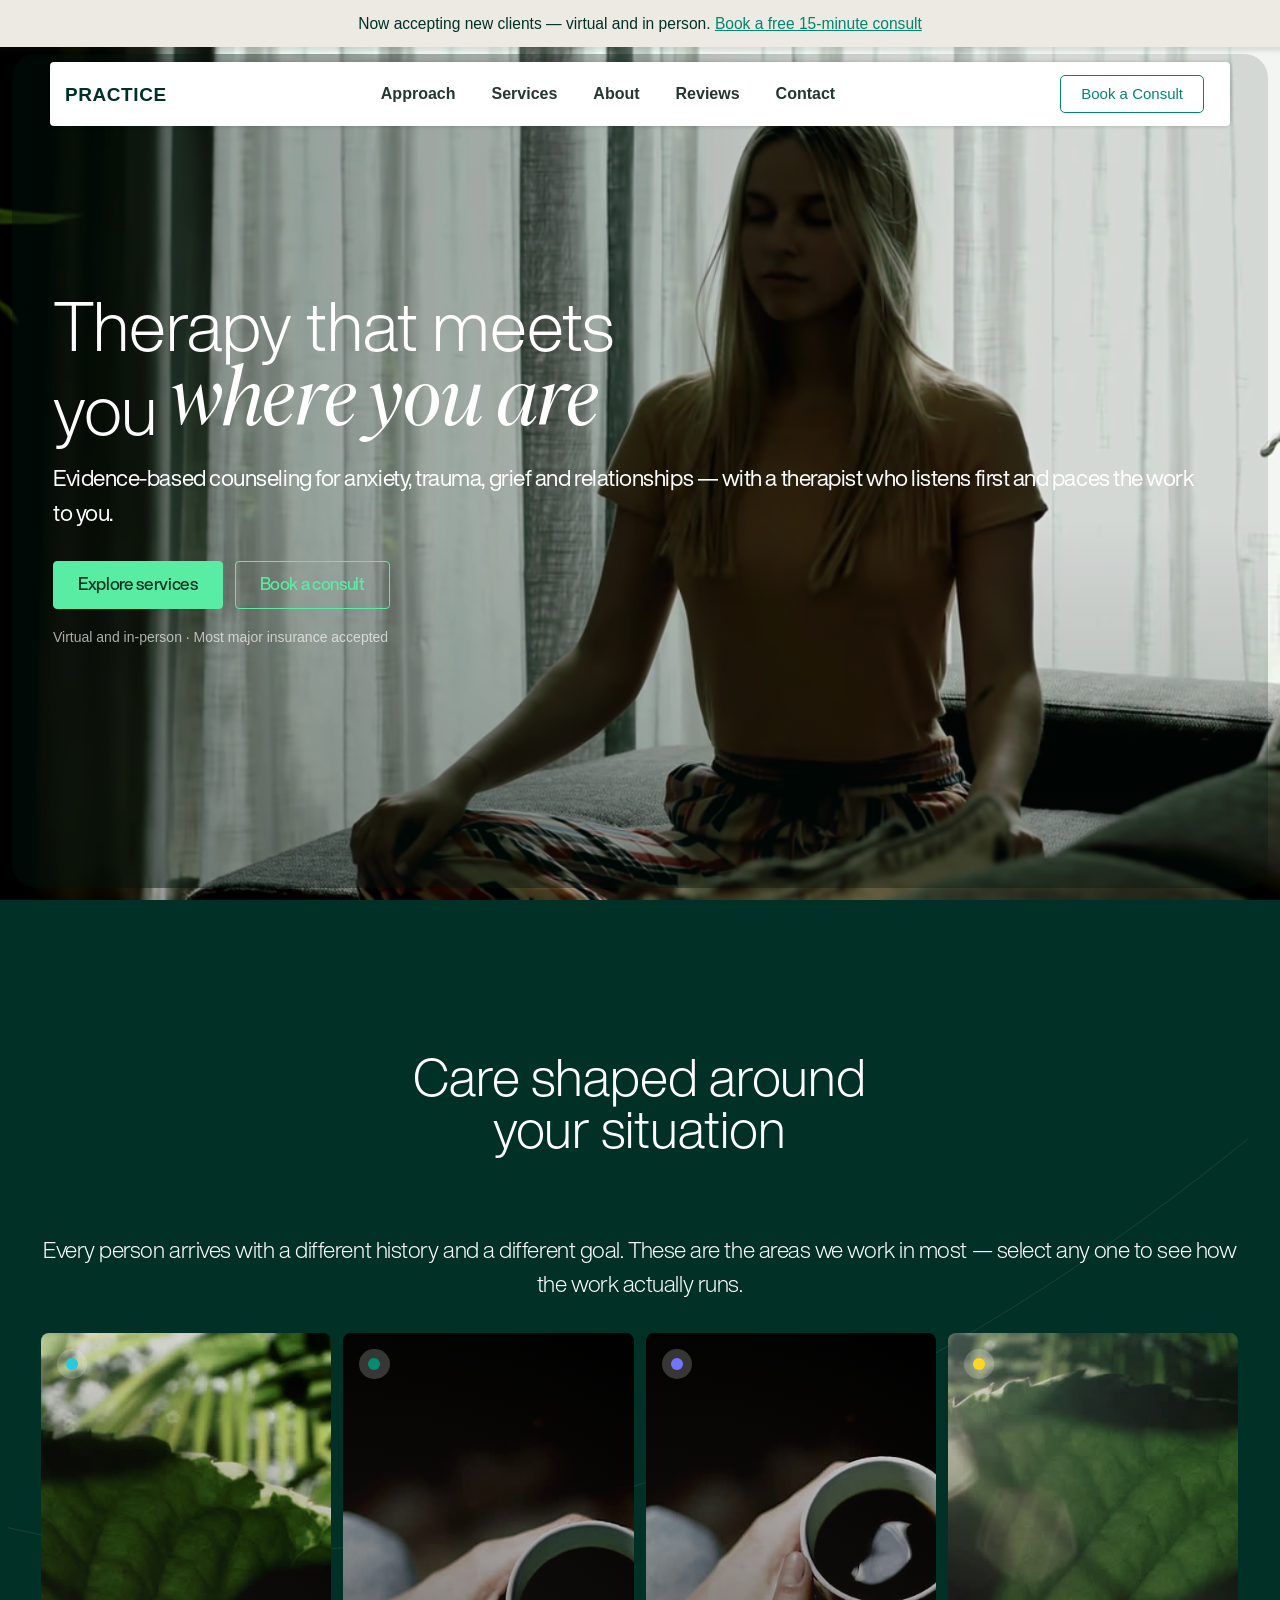
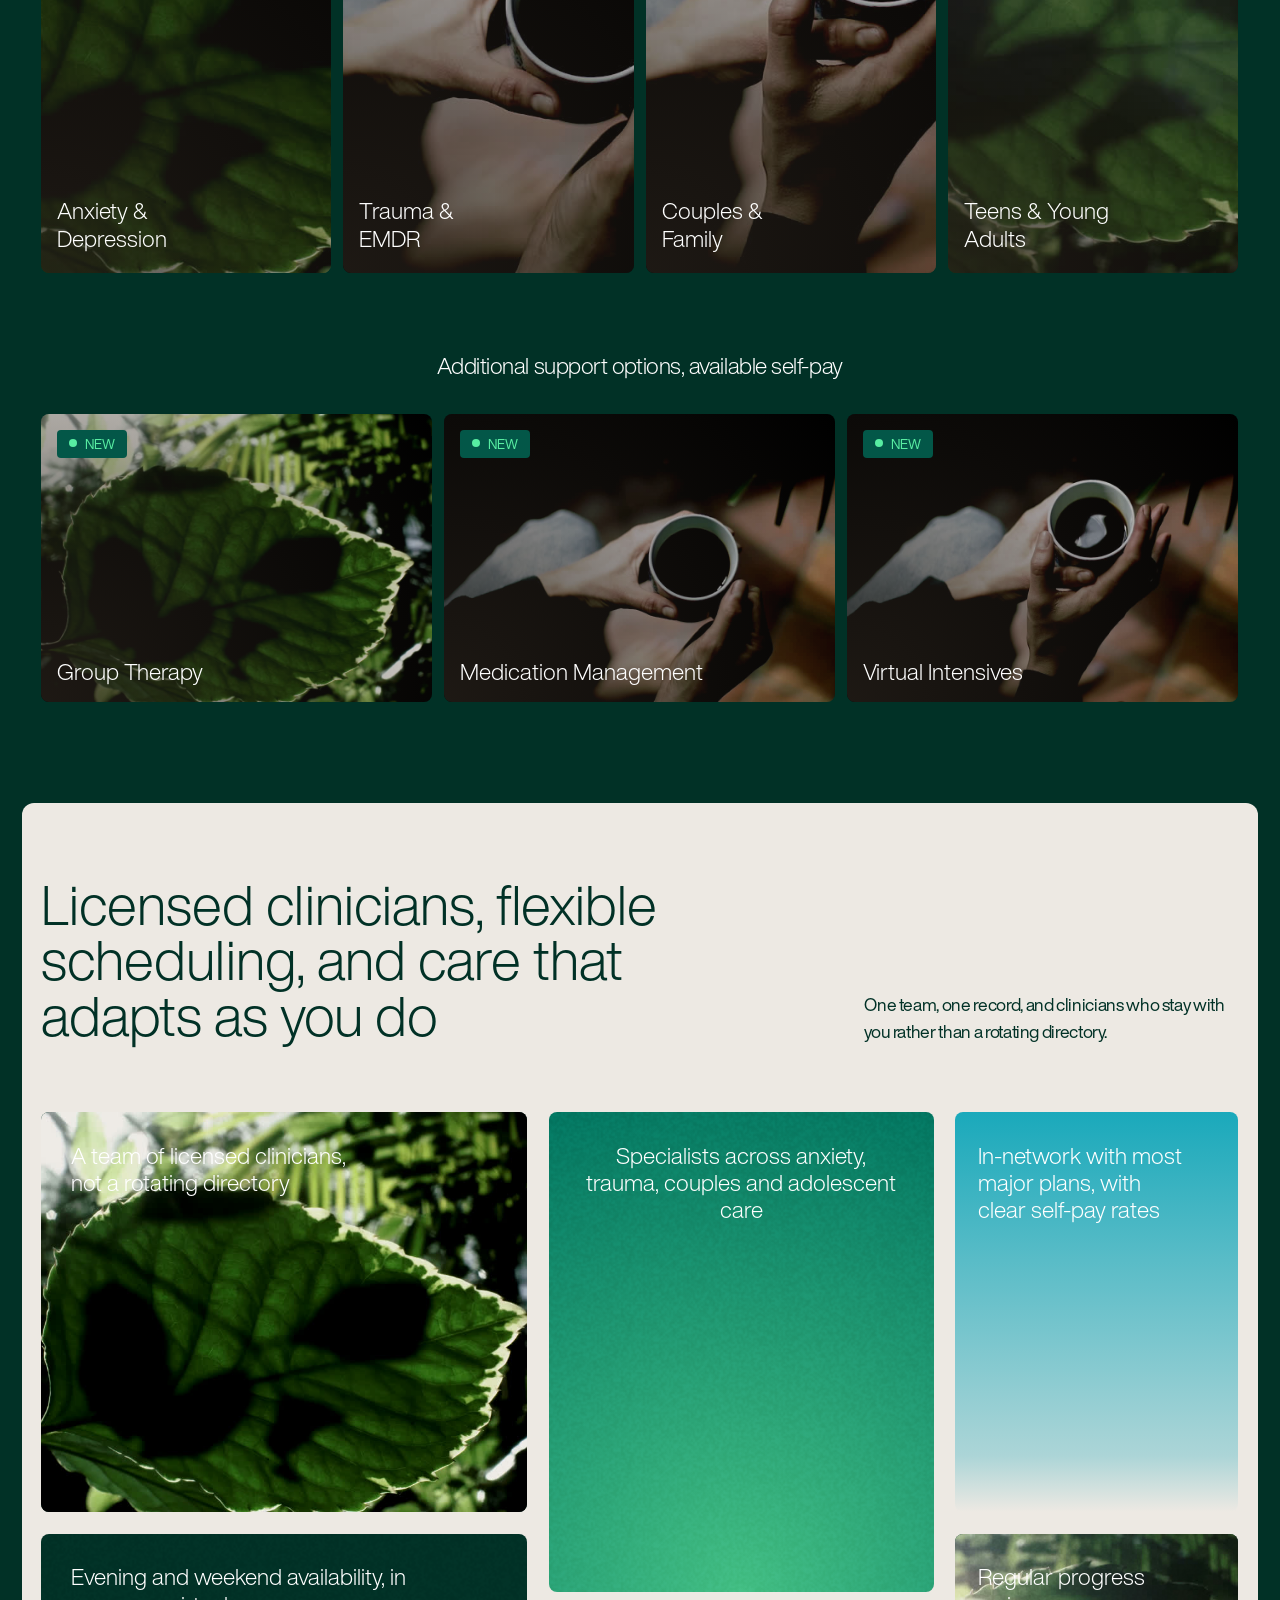
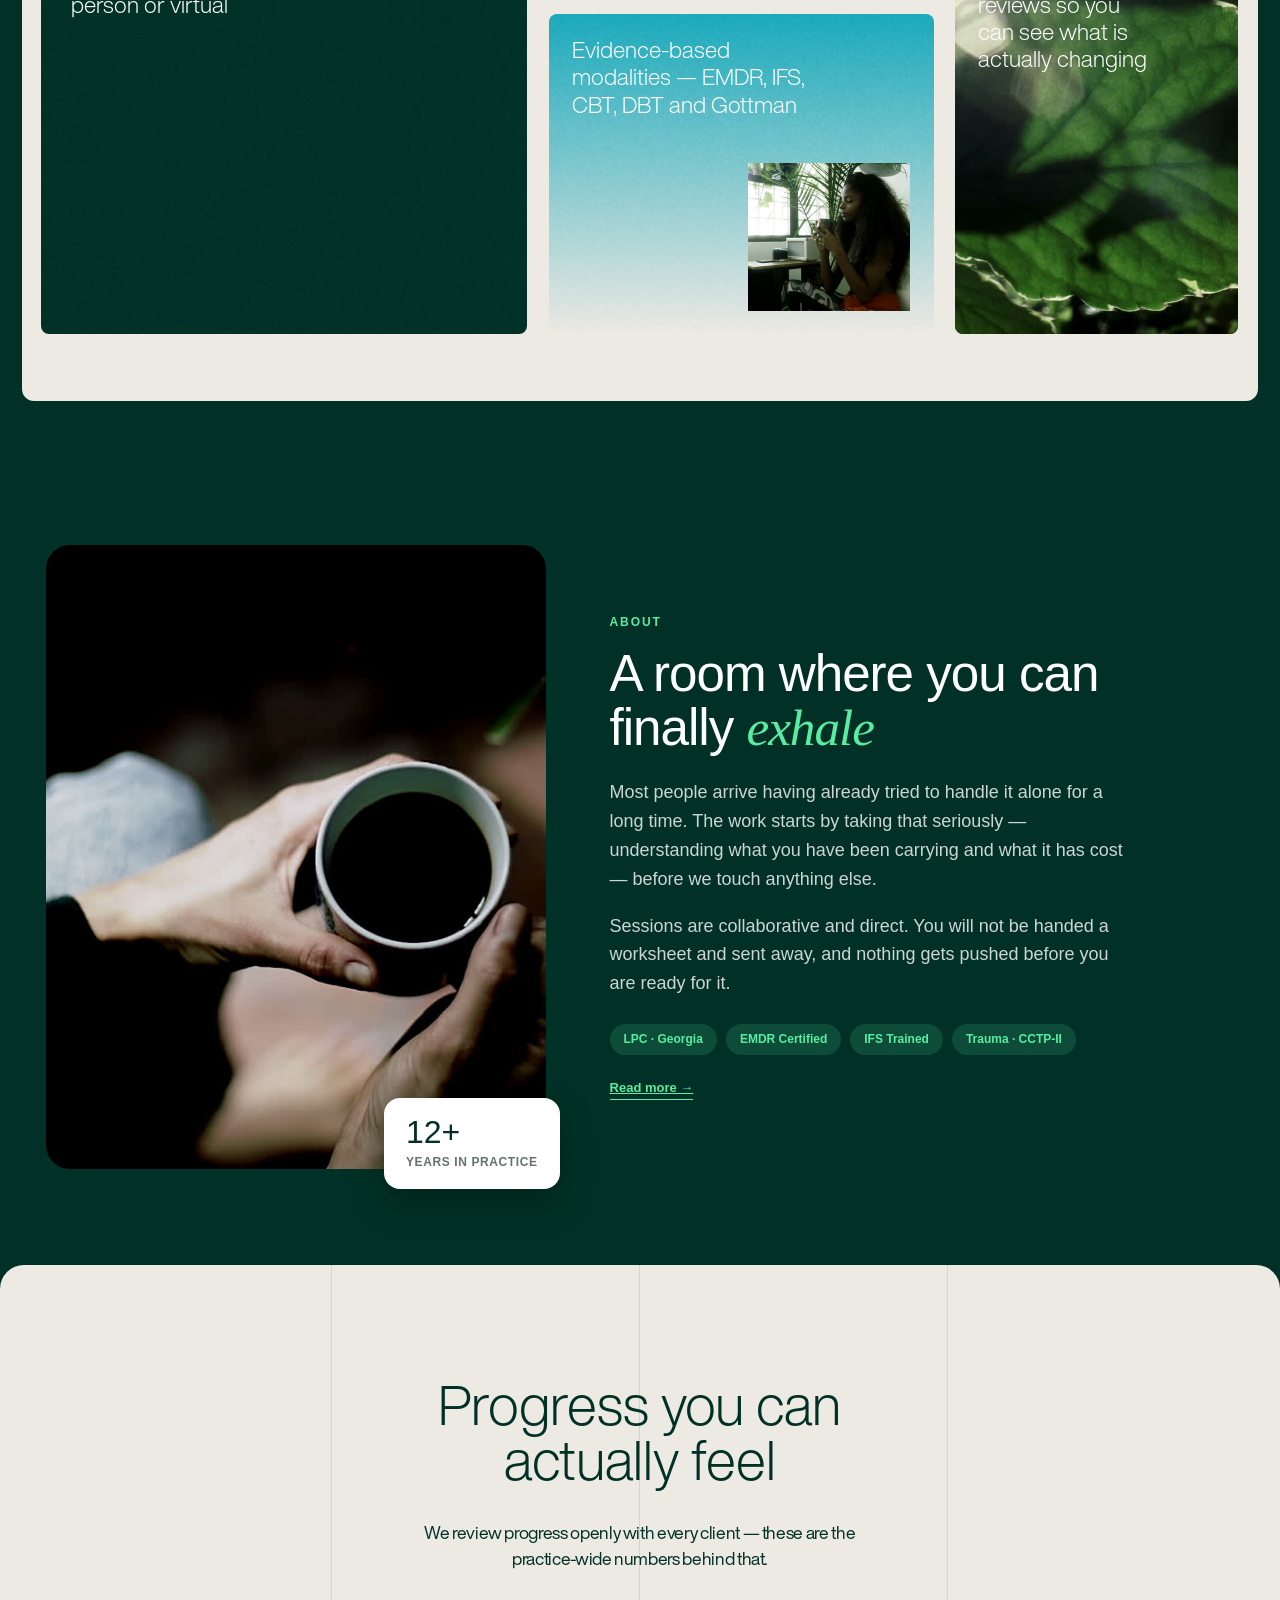
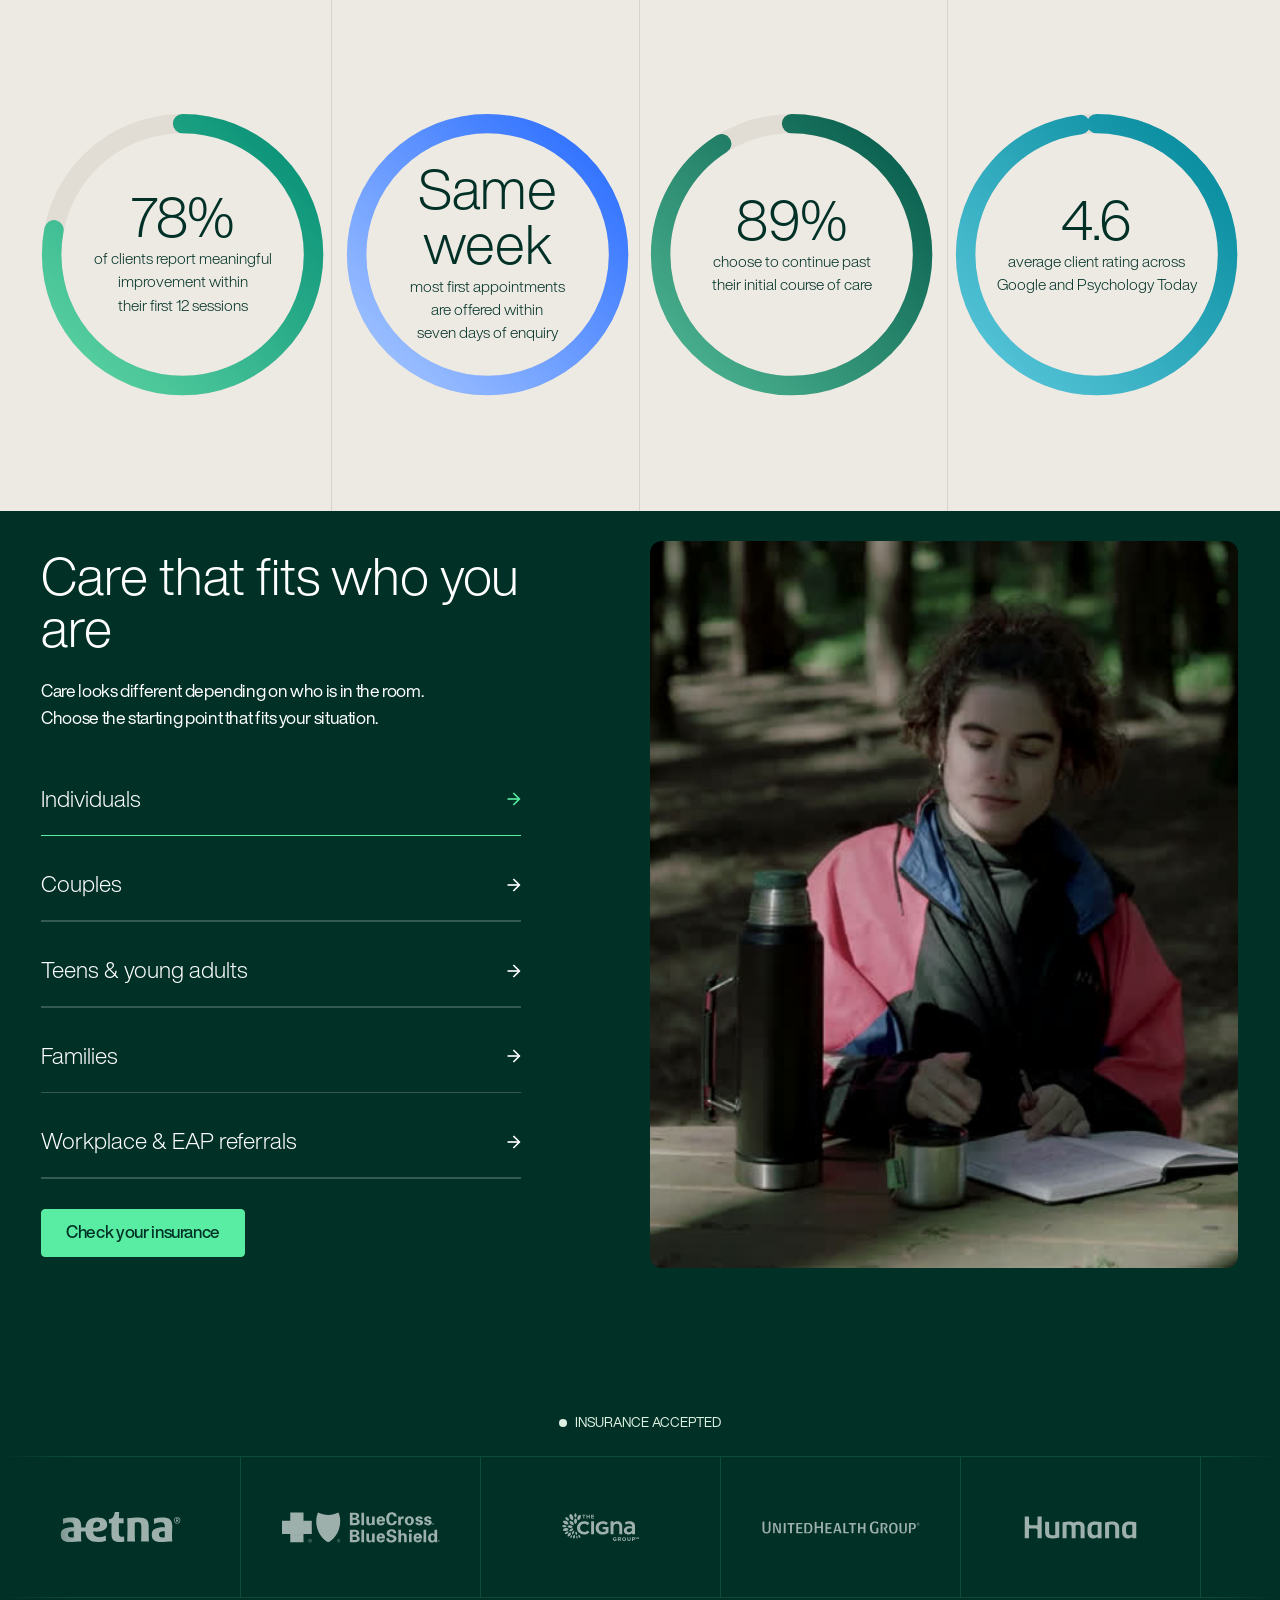
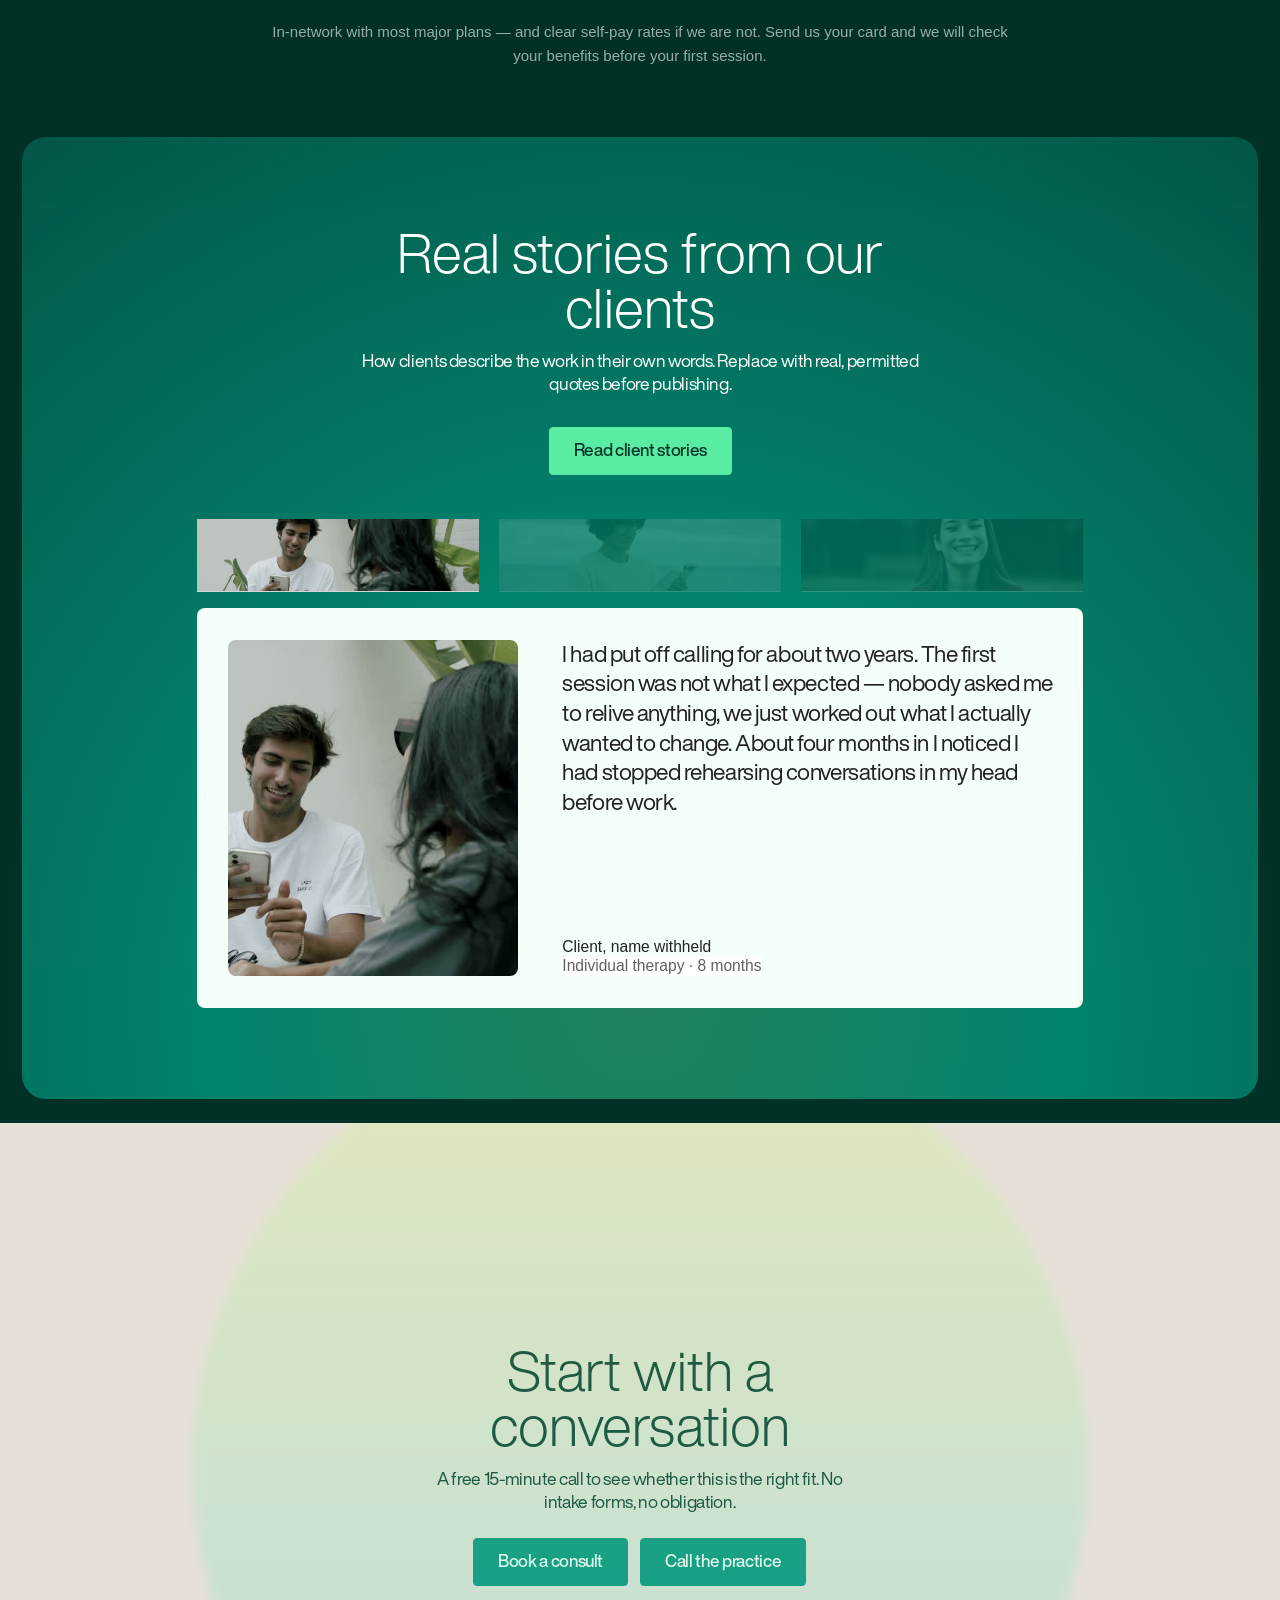
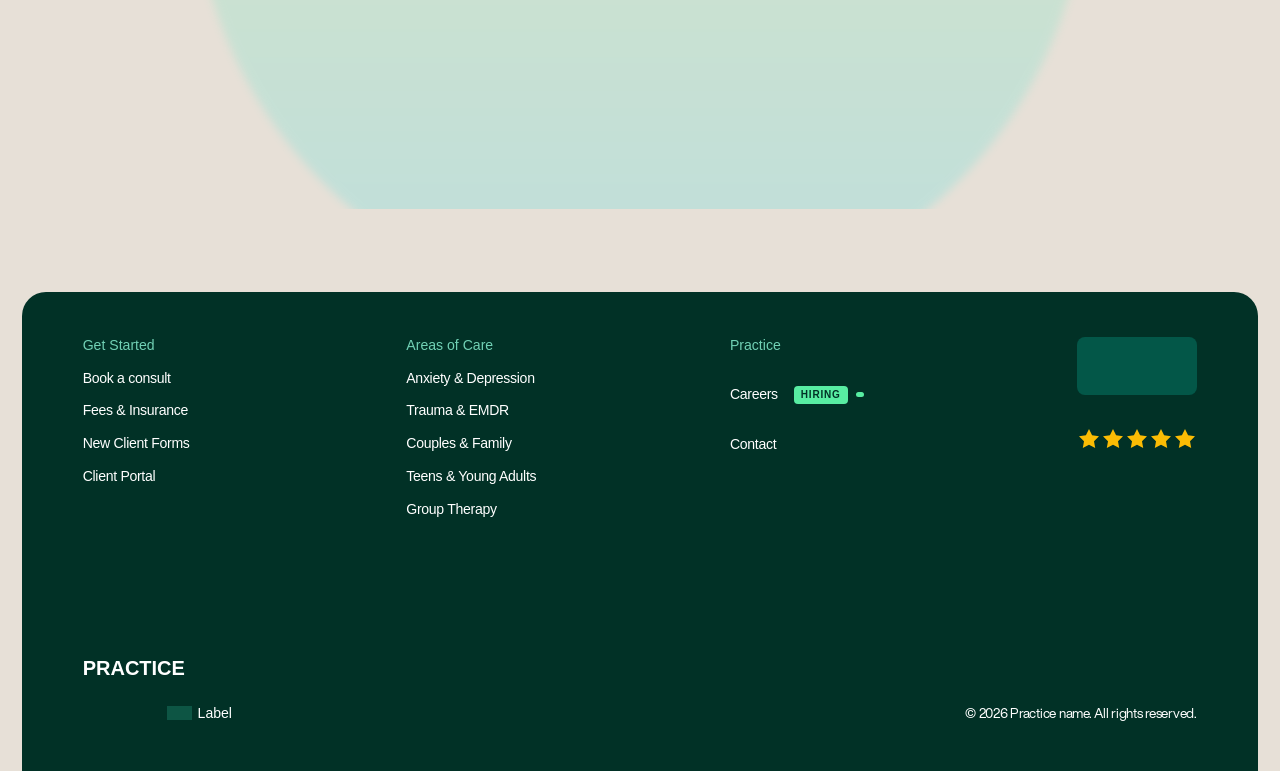
<file: _therapy2/index.html>
<!DOCTYPE html><html data-wf-domain="marketing.mvnapp.net" data-wf-page="650c8eca01a117951582fe28" data-wf-site="5fb2b678e994739660d95086" data-wf-intellimize-customer-id="117160373" lang="en" class="w-mod-js wf-montserrat-i8-active wf-montserrat-i1-active wf-montserrat-i4-active wf-montserrat-i6-active wf-montserrat-i2-active wf-montserrat-i7-active wf-montserrat-i9-active wf-montserrat-i5-active wf-montserrat-i3-active wf-montserrat-n9-active wf-montserrat-n1-active wf-montserrat-n4-active wf-montserrat-n7-active wf-montserrat-n8-active wf-montserrat-n3-active wf-montserrat-n5-active wf-montserrat-n2-active wf-montserrat-n6-active wf-active w-mod-ix" data-sc-id="0"><!--$--><head><meta charset="utf-8"><style>.wf-force-outline-none[tabindex="-1"]:focus{outline:none;}</style><style data-hubspot-styled-components=""></style><style>
  .n4-industry_link_item,[data-w-id],.n4-features_card_wrap,.n4-swiper_services_swiper_slide,
  .n4-stats_item_wrap,.n4-main_marquee_list,.n4-services_text,.n4-hero_main_bg{
    opacity:1!important;transform:none!important;visibility:visible!important}
  .n4-industry_links_heading{color:#fff!important;transition:color .2s}
  .n4-industry_link_item:hover .n4-industry_links_heading{color:#58eda2!important}
  .n4-industry_link_item:hover svg{transform:translateX(6px)}
  .n4-industry_link_item svg{transition:transform .2s}
</style><style>
      .n4-main_marquee_wrap{display:flex;width:max-content;animation:tmarquee 42s linear infinite}
      .n4-main_marquee_component{overflow:hidden;
        -webkit-mask-image:linear-gradient(90deg,transparent,#000 6%,#000 94%,transparent);
        mask-image:linear-gradient(90deg,transparent,#000 6%,#000 94%,transparent)}
      .n4-main_marquee_component:hover .n4-main_marquee_wrap{animation-play-state:paused}
      .n4-main_marquee_list{display:flex;flex:none}
      @keyframes tmarquee{from{transform:translateX(0)}to{transform:translateX(-50%)}}
      @media (prefers-reduced-motion:reduce){.n4-main_marquee_wrap{animation:none}}
    </style><style>
  :root{--t-sans:'Inter',-apple-system,'Helvetica Neue',Arial,sans-serif;
        --t-serif:'DM Serif Display',Georgia,serif}
  body,.n4-hero_main_pill_text,[class*="n4-"],[class*="nav"],[class*="footer"]{
    font-family:var(--t-sans)}
  em,.n4-u-text-style-serif,[class*="cc-serif"]{font-family:var(--t-serif)}
</style><style>
  @media (max-width:991px){
    .cta__green,.n4-btn_main_wrap a,.n4-btn_main_wrap button,
    a.btn,.nav__link-item,.n4-footer_content_link a,.n4-footer_link_wrap a{
      min-height:44px;display:inline-flex;align-items:center}
    .banner-text a,.web-banner-container a{
      display:inline-block;min-height:44px;line-height:44px}
    .n4-footer_link_text{display:block;min-height:40px;line-height:40px}
    .w-nav-button{min-width:44px;min-height:44px}
    .branding__maven,.w-nav-brand{min-height:44px;display:inline-flex;align-items:center}
    .n4-industry_link_item{min-height:56px}
    #aboutMore{min-height:44px;display:inline-flex;align-items:center}
    .n4-stories_tabs_link{min-height:44px;display:flex;align-items:center}
    /* swiper arrows ship at 40x40 */
    .n4-swiper_main_arrow,.swiper-button-next,.swiper-button-prev{
      min-width:44px;min-height:44px}
    /* eyebrow labels were 10-11px; lift to the 12px legibility floor */
    .n4-g_eyebrow_text,.n4-tag_text,[class*="eyebrow"]{font-size:12px!important}
  }
</style><style>
  .ins-mark{filter:brightness(0) invert(1);opacity:.62;transition:opacity .2s}
  .n4-marquee_logo_wrap:hover .ins-mark{opacity:1}
  .n4-main_marquee_component{border-top:1px solid #58eda226;border-bottom:1px solid #58eda226}
  .n4-marquee_logo_wrap{border-left:1px solid #58eda226}
</style></head><body data-body-n4="" class="n4-body" data-sc-id="1"><!--$--><!--/$--><title>Riverstone Counseling — therapy for anxiety, trauma, couples and teens</title><meta content="Licensed counseling for anxiety, depression, trauma, couples and adolescents. Virtual and in person." name="description"><meta content="width=device-width, initial-scale=1" name="viewport"><!--$--><link href="./css/shared.css" rel="stylesheet" type="text/css"><!--/$--><!--$--><link href="./css/page.css" rel="stylesheet" type="text/css"><!--/$--><!--$--><!--/$--><!--$--><!--/$--><script type="text/javascript">!function(o,c){var n=c.documentElement,t=" w-mod-";n.className+=t+"js",("ontouchstart"in o||o.DocumentTouch&&c instanceof DocumentTouch)&&(n.className+=t+"touch")}(window,document);</script><!--$--><link href="https://cdn.prod.website-files.com/5fb2b678e994739660d95086/5fb2b678e994734019d950db_fav-icon.png" rel="shortcut icon" type="image/x-icon"><!--/$--><!--$--><link href="https://cdn.prod.website-files.com/5fb2b678e994739660d95086/5fb2b678e9947320e3d950dc_web-clip.png" rel="apple-touch-icon"><!--/$--><!--$--><!--/$--><style>.anti-flicker, .anti-flicker * {visibility: hidden !important; opacity: 0 !important;}</style><style>[data-wf-hidden-variation], [data-wf-hidden-variation] * {
        display: none !important;
      }</style><script type="text/javascript">(function(e){var s={r:[]};e.wf={r:s.r,ready:t=>{s.r.push(t)}}})(window)</script><!--$--><link href="https://cdn.intellimize.co/snippet/117160373.js" rel="preload" as="script"><!--/$--><!--$--><!--/$--><!--$--><!--/$--><!--$--><!--/$--><!-- noindex paginated pages -->
<script>
(function() {
  var params = window.location.search.toLowerCase();
  if (params.indexOf('page=') !== -1) {
    var meta = document.createElement('meta');
    meta.name = 'robots';
    meta.content = 'noindex, nofollow';
    document.head.appendChild(meta);
  }
})();
</script>

<!-- Ketch -->

<!-- end Ketch -->

<!-- Enable Optimize After User Visits Disabled Optimize Pages -->
<script>
  wf.ready(() => {
    wf.allowUserTracking();
  });
</script>

<!-- Google Tag Manager -->
 
<!-- End Google Tag Manager -->

<meta name="p:domain_verify" content="e15895962fadd0566ae74eac2f2bbbfb">
<!-- <meta name="apple-itunes-app" content="app-id=942543121"> -->






<meta name="viewport" content="width=device-width, initial-scale=1, maximum-scale=2">
<meta name="fragment" content="!">
<meta name="google-site-verification" content="cVsSGAl30ssCeGCG_WE6P0fiw14gvIBRrv3g3lzhAvc">
<!-- <meta name="apple-mobile-web-app-capable" content="yes"> -->
<!-- <meta name="mobile-web-app-capable" content="yes"> -->

<style>
body {
-webkit-font-smoothing: antialiased;
-moz-font-smoothing: antialiased;
-o-font-smoothing: antialiased;
}
  .video-placeholder-normal p.video-placeholder-text-normal{
    border-color: #00856f !important;
    background-color:#00856f !important;
    color: #FFFFFF !important;
    font-size: 1rem !important;
    margin-bottom: 0 !important;
  }
@media screen and (max-width: 10000px){
    .w-webflow-badge {display:none !important}
}
.w-nav {
  background: transparent;
  }
    
@media(max-width:768px){
  .nav-menu {
    overflow-y:scroll!important;
    overflow-x:hidden!important;
    max-height:90vh!important;
  }
  .cky-modal.cky-modal-open{
    	width: 98%;
    max-width: 768px;
  }
  .cky-modal.cky-modal-open .cky-preference-center{
    	width:100%;
  }
}
  
.nav-link.dd:focus-visible,.w-dropdown-link:focus-visible,.menu-button:focus-visible{
	outline: -webkit-focus-ring-color auto 1px;
}
</style>

<!-- Global form styles -->
<style>
  /* This line overrides a display: none property set on .error globally. We're against global styles and generic classes, so hopefully this will be gone someday, but we don't want to disrupt the work that N4 is doing on the new site, which probably caused this. */
  .hs-input.error {
    display: block;
  }
  
  /* This line overrides the width: 50% style that's coming by default from Hubspot, ensuring form fields in two column layouts expand to the whole width of their container */
  fieldset.form-columns-2 .hs-form-field {
    width: 100% !important;
  }
</style><meta name="facebook-domain-verification" content="m3a92xt0uv74lppbpdptqpd2xk0z7x">

<!-- Old styles from old homepage, commented out for now -->
<!-- <style type="text/css">
.web-banner-text a {
    text-decoration: underline;
}

.web-banner-text a:hover {
    text-decoration: none;
}
.w-slider-dot {
    height: 40px;
    border-radius: 2px!important;
    width: 100%;
    margin-bottom: 0;
    background-color: transparent !important;
}
.w-slider-dot::before {
  content: '';
  width: 100%;
  height: 2px;
  background-color: #DEE3E3;
  font-size: 2px;
  line-height: 2px;
  position: absolute;
  top: 50%;
  left: 0;
  right: 0;
}
.w-slider-dot.w-active::before {
  background-color: #00856F;
}
.highlighted:hover,.highlighted{
 color:#263633;
  background-color:transparent;
}
</style> -->
<style>
  [data-animation-gsap="fade"], [data-split-gsap="words"], [data-transition="fade"] {
    opacity: 0;
  }
</style>

<noscript>
  <style>
    [data-animation-gsap="fade"], [data-split-gsap="words"], [data-transition="fade"] {
      opacity: 1 !important;
    }
  </style>
</noscript><style></style><style id="intellimize-customer-117160373" class="iStyleBlock">@keyframes i-slide-in--left{0%{transform:translate(-120%)}to{transform:translate(0)}}@keyframes i-slide-in--up{0%{transform:translateY(120%)}to{transform:translateY(0)}}.intellimize-popup{margin:auto;position:absolute!important;left:50%;top:50%;display:none;box-sizing:border-box;width:40%;max-width:100vw;min-width:300px;height:auto;min-height:300px;max-height:80vh;background:#ffffff;overflow:visible;color:#000;font-size:16px;text-align:center;transform:translate(-50%,-50%)}.intellimize-popup img.intellimize-popup--banner{margin:0;display:block;width:100%;max-width:100%!important;height:auto}.intellimize-popup--content{padding:32px 20px 48px;overflow:auto}.intellimize-popup h3{margin:0 0 10px;font-size:2em;line-height:.9em}.intellimize-popup p{margin-top:10px;margin-bottom:10px;font-size:1em}.intellimize-popup--cta{display:inline-block;padding:5px 20px;background:#000000;color:#fff;text-decoration:none}.intellimize-popup--cta:hover{opacity:.75}.intellimize-popup--close{position:absolute;right:10px;top:10px;padding:5px;display:block;width:1em;height:1em;color:#000;font-size:26px;line-height:1;text-decoration:none}.intellimize-popup--close:hover{color:#0074d9}.intellimize-popup--backdrop{z-index:2147483647;position:fixed;inset:0;display:none;width:100%;height:100%;background:rgba(0,0,0,.6)}.intellimize-popup.intellimize-sidepop{z-index:2147483647;width:300px;min-height:auto;position:fixed!important;left:50px;top:unset;bottom:50px;border-top:6px solid #000000;box-shadow:#0000005c 0 0 10px 2px;transform:none;animation:i-slide-in--left .75s ease-in}@media (max-width: 749px){.intellimize-popup.intellimize-sidepop{left:0;bottom:0;width:100%;box-shadow:none;animation:i-slide-in--up .75s ease-in}}.intellimize-popup.intellimize-sidepop .intellimize-popup--close{right:100%;top:unset;bottom:0;width:1em;height:1em;background:#000000;color:#fff;line-height:1}@media (max-width: 749px){.intellimize-popup.intellimize-sidepop .intellimize-popup--close{right:0;top:0}}

</style><style id="intellimize-anti-flicker-regions" class="iStyleBlock">html[data-intellimize-anti-flicker-rendering] .n4-hero_main_text:not([data-intellimize-anti-flicker-exp-417260222]), html[data-intellimize-anti-flicker-rendering] .n4-hero_main_text:not([data-intellimize-anti-flicker-exp-417260222]) * { visibility: hidden !important; opacity: 0 !important; }</style><style type="text/css" id="hs-form-styleacd12eec-ce16-4f2f-ae7c-f8e595869f7f_daaaa12a-2bce-4ec7-affc-8b934dc49f00">.fn-date-picker.pika-single{z-index:9999;display:block;position:relative;color:#333;background:#fff;border:1px solid #ccc;border-bottom-color:#bbb;font-family:Helvetica Neue,Helvetica,Arial,sans-serif;*zoom:1}.fn-date-picker.pika-single.is-hidden{display:none}.fn-date-picker.pika-single.is-bound{position:absolute;box-shadow:0 5px 15px -5px rgba(0,0,0,.5)}.fn-date-picker.pika-single:after,.fn-date-picker.pika-single:before{content:" ";display:table}.fn-date-picker.pika-single:after{clear:both}.fn-date-picker .pika-lendar{float:left;width:240px;margin:8px}.fn-date-picker .pika-title{position:relative;text-align:center}.fn-date-picker .pika-title select{cursor:pointer;position:absolute;z-index:9998;margin:0;left:0;top:5px;filter:alpha(opacity=0);opacity:0}.fn-date-picker .pika-label{display:inline-block;*display:inline;position:relative;z-index:9999;overflow:hidden;margin:0;padding:5px 3px;font-size:14px;line-height:20px;font-weight:700;background-color:#fff}.fn-date-picker .pika-next,.fn-date-picker .pika-prev{display:block;cursor:pointer;position:relative;outline:none;border:0;padding:0;width:20px;height:30px;text-indent:20px;white-space:nowrap;overflow:hidden;background-color:transparent;background-position:50%;background-repeat:no-repeat;background-size:75% 75%;opacity:.5;*position:absolute;*top:0}.fn-date-picker .pika-next:hover,.fn-date-picker .pika-prev:hover{opacity:1}.fn-date-picker .pika-next.is-disabled,.fn-date-picker .pika-prev.is-disabled{cursor:default;opacity:.2}.fn-date-picker .is-rtl .pika-next,.fn-date-picker .pika-prev{float:left;background-image:url("[data-uri]");*left:0}.fn-date-picker .is-rtl .pika-prev,.fn-date-picker .pika-next{float:right;background-image:url("[data-uri]");*right:0}.fn-date-picker .pika-select{display:inline-block;*display:inline}.fn-date-picker .pika-table{width:100%;border-collapse:collapse;border-spacing:0;border:0}.fn-date-picker .pika-table td,.fn-date-picker .pika-table th{width:14.2857142857%;padding:0}.fn-date-picker .pika-table th{color:#999;font-size:12px;line-height:25px;font-weight:700;text-align:center}.fn-date-picker .pika-table abbr{border-bottom:none;cursor:help}.fn-date-picker .pika-button{cursor:pointer;display:block;-moz-box-sizing:border-box;box-sizing:border-box;outline:none;border:0;margin:0;width:100%;padding:5px;color:#666;font-size:12px;line-height:15px;text-align:right;background:#f5f5f5}.fn-date-picker .pika-button:hover{color:#fff!important;background:#ff8000!important;box-shadow:none!important;border-radius:3px!important}.fn-date-picker .is-today .pika-button{color:#3af;font-weight:700}.fn-date-picker .is-selected .pika-button{color:#fff;font-weight:700;background:#3af;box-shadow:inset 0 1px 3px #178fe5;border-radius:3px}.fn-date-picker .is-disabled .pika-button{pointer-events:none;cursor:default;color:#999;opacity:.3}.fn-date-picker .pika-week{font-size:11px;color:#999} .hs-form-acd12eec-ce16-4f2f-ae7c-f8e595869f7f_daaaa12a-2bce-4ec7-affc-8b934dc49f00 .inputs-list.inline-list li{vertical-align:top;display:inline-block;word-wrap:break-word;padding-right:16px}.hs-form-acd12eec-ce16-4f2f-ae7c-f8e595869f7f_daaaa12a-2bce-4ec7-affc-8b934dc49f00 .inputs-list.inline-list li:after{clear:both}.hs-form-acd12eec-ce16-4f2f-ae7c-f8e595869f7f_daaaa12a-2bce-4ec7-affc-8b934dc49f00 .inputs-list.inline-list li input{float:left}.hs-form-acd12eec-ce16-4f2f-ae7c-f8e595869f7f_daaaa12a-2bce-4ec7-affc-8b934dc49f00 .inputs-list.inline-list.inline-list-2 li{width:50%}.hs-form-acd12eec-ce16-4f2f-ae7c-f8e595869f7f_daaaa12a-2bce-4ec7-affc-8b934dc49f00 .inputs-list.inline-list.inline-list-2 li:nth-child(2n){padding-right:0}.hs-form-acd12eec-ce16-4f2f-ae7c-f8e595869f7f_daaaa12a-2bce-4ec7-affc-8b934dc49f00 .inputs-list.inline-list.inline-list-3 li{width:33%}.hs-form-acd12eec-ce16-4f2f-ae7c-f8e595869f7f_daaaa12a-2bce-4ec7-affc-8b934dc49f00 .inputs-list.inline-list.inline-list-3 li:nth-child(3n){width:34%;padding-right:0}.hs-fieldtype-intl-phone.hs-input{padding:0;background:none;border:none;height:auto}.hs-fieldtype-intl-phone.hs-input:after{clear:both;content:" ";display:table}.hs-fieldtype-intl-phone.hs-input .hs-input{margin-bottom:0}.hs-fieldtype-intl-phone.hs-input input{width:68%!important;float:right}.hs-fieldtype-intl-phone.hs-input select{float:left;width:30%!important}@media (max-device-width:480px) and (min-device-width:320px),(max-width:400px){.hs-form-acd12eec-ce16-4f2f-ae7c-f8e595869f7f_daaaa12a-2bce-4ec7-affc-8b934dc49f00>.hs-phone>.input>.hs-fieldtype-intl-phone.hs-input>input.hs-input{width:68%!important}.hs-form-acd12eec-ce16-4f2f-ae7c-f8e595869f7f_daaaa12a-2bce-4ec7-affc-8b934dc49f00>.hs-phone>.input>.hs-fieldtype-intl-phone.hs-input>select.hs-input{width:30%!important}}.hs-fieldtype-textarea.hs-input{resize:vertical}.hs-form-acd12eec-ce16-4f2f-ae7c-f8e595869f7f_daaaa12a-2bce-4ec7-affc-8b934dc49f00 .hs-button{white-space:pre-wrap}.hs-form-acd12eec-ce16-4f2f-ae7c-f8e595869f7f_daaaa12a-2bce-4ec7-affc-8b934dc49f00 .hs-richtext{word-break:break-word}.hs-form-acd12eec-ce16-4f2f-ae7c-f8e595869f7f_daaaa12a-2bce-4ec7-affc-8b934dc49f00 fieldset{border:0;padding:0;margin:0;max-width:500px}.hs-form-acd12eec-ce16-4f2f-ae7c-f8e595869f7f_daaaa12a-2bce-4ec7-affc-8b934dc49f00 fieldset.form-columns-1 .hs-input{width:95%}.hs-form-acd12eec-ce16-4f2f-ae7c-f8e595869f7f_daaaa12a-2bce-4ec7-affc-8b934dc49f00 fieldset.form-columns-1 .input{margin-right:8px}.hs-form-acd12eec-ce16-4f2f-ae7c-f8e595869f7f_daaaa12a-2bce-4ec7-affc-8b934dc49f00 fieldset.form-columns-1 input[type=checkbox],.hs-form-acd12eec-ce16-4f2f-ae7c-f8e595869f7f_daaaa12a-2bce-4ec7-affc-8b934dc49f00 fieldset.form-columns-1 input[type=radio]{width:auto}.hs-form-acd12eec-ce16-4f2f-ae7c-f8e595869f7f_daaaa12a-2bce-4ec7-affc-8b934dc49f00 fieldset.form-columns-2 .hs-form-field{width:50%;float:left}.hs-form-acd12eec-ce16-4f2f-ae7c-f8e595869f7f_daaaa12a-2bce-4ec7-affc-8b934dc49f00 fieldset.form-columns-2 .input{margin-right:8px}.hs-form-acd12eec-ce16-4f2f-ae7c-f8e595869f7f_daaaa12a-2bce-4ec7-affc-8b934dc49f00 fieldset.form-columns-3 .hs-form-field{width:32.7%;float:left}.hs-form-acd12eec-ce16-4f2f-ae7c-f8e595869f7f_daaaa12a-2bce-4ec7-affc-8b934dc49f00 fieldset.form-columns-3 .input{margin-right:8px}.hs-form-acd12eec-ce16-4f2f-ae7c-f8e595869f7f_daaaa12a-2bce-4ec7-affc-8b934dc49f00 label.hs-hidden{visibility:hidden}.hs-form-acd12eec-ce16-4f2f-ae7c-f8e595869f7f_daaaa12a-2bce-4ec7-affc-8b934dc49f00 .hs-field-desc{width:100%}.hs-custom-style .hs-input,.hs-custom-style fieldset{max-width:100%}.hs-custom-style>div.form-columns-3 .hs-form-field,.hs-custom-style fieldset.form-columns-3 .hs-form-field{width:33.3%}.hs-custom-style>div>div:last-of-type .hs-input:not([type=checkbox]):not([type=radio]),.hs-custom-style fieldset>div:last-of-type .hs-input:not([type=checkbox]):not([type=radio]){width:100%;max-width:100%}.hs-custom-style>div input:not([type=image]):not([type=submit]):not([type=button]):not([type=radio]):not([type=checkbox]):not([type=file]),.hs-custom-style fieldset input:not([type=image]):not([type=submit]):not([type=button]):not([type=radio]):not([type=checkbox]):not([type=file]){box-sizing:border-box;padding:0 15px;min-height:27px}.hs-custom-style>div textarea,.hs-custom-style fieldset textarea{padding:10px 15px}.hs-custom-style .hs-dependent-field>div .hs-input:not([type=checkbox]):not([type=radio]){width:100%}@media (max-width:400px),(min-device-width:320px) and (max-device-width:480px){.hs-custom-style .hs-input:not([type=checkbox]):not([type=radio]),.hs-custom-style fieldset{margin-right:0!important;width:100%!important}form.hs-form-acd12eec-ce16-4f2f-ae7c-f8e595869f7f_daaaa12a-2bce-4ec7-affc-8b934dc49f00:not(.hs-video-form) .form-columns-2 .hs-form-field,form.hs-form-acd12eec-ce16-4f2f-ae7c-f8e595869f7f_daaaa12a-2bce-4ec7-affc-8b934dc49f00:not(.hs-video-form) .form-columns-3 .hs-form-field{float:none;width:100%}form.hs-form-acd12eec-ce16-4f2f-ae7c-f8e595869f7f_daaaa12a-2bce-4ec7-affc-8b934dc49f00:not(.hs-video-form) .form-columns-2 .hs-form-field .hs-input,form.hs-form-acd12eec-ce16-4f2f-ae7c-f8e595869f7f_daaaa12a-2bce-4ec7-affc-8b934dc49f00:not(.hs-video-form) .form-columns-3 .hs-form-field .hs-input{width:95%}form.hs-form-acd12eec-ce16-4f2f-ae7c-f8e595869f7f_daaaa12a-2bce-4ec7-affc-8b934dc49f00:not(.hs-video-form) .form-columns-2 .hs-form-field input[type=checkbox],form.hs-form-acd12eec-ce16-4f2f-ae7c-f8e595869f7f_daaaa12a-2bce-4ec7-affc-8b934dc49f00:not(.hs-video-form) .form-columns-2 .hs-form-field input[type=radio],form.hs-form-acd12eec-ce16-4f2f-ae7c-f8e595869f7f_daaaa12a-2bce-4ec7-affc-8b934dc49f00:not(.hs-video-form) .form-columns-3 .hs-form-field input[type=checkbox],form.hs-form-acd12eec-ce16-4f2f-ae7c-f8e595869f7f_daaaa12a-2bce-4ec7-affc-8b934dc49f00:not(.hs-video-form) .form-columns-3 .hs-form-field input[type=radio]{width:auto}}.legal-consent-container .field.hs-form-field{margin-bottom:8px}.legal-consent-container .hs-field-desc.checkbox-desc{margin:-12px 0 0 21px}.legal-consent-container .hs-form-booleancheckbox-display input{float:left}.legal-consent-container .hs-form-booleancheckbox-display>span{display:block;margin-left:20px}.legal-consent-container .hs-form-booleancheckbox-display p{margin:0;display:inline}.legal-consent-container .hs-error-msgs label{color:#f2545b}.legal-consent-container~.hs_recaptcha{margin-top:18px}.cookie-reset-container{font-size:14px;margin-bottom:10px;text-align:right}#hs-outer-captcha-target,#hs-outer-captcha-target *{display:none;height:0;width:0}.hubspot-link__container{font-size:14px;padding-bottom:40px;position:relative;color:#9fa0a2;font-family:Helvetica Neue,Helvetica,Arial,sans-serif}.hubspot-link-text{color:#00a4bd;font-weight:400}.hubspot-link__container.sproket{color:#9fa0a2}.hubspot-link{color:#9fa0a2}.hubspot-link,.hubspot-link:hover{text-decoration:none}.hubspot-link:hover .hubspot-link-text{text-decoration:underline}.hubspot-link__icon{margin-bottom:-1px;margin-right:5px}.hubspot-link__container.sproket .hubspot-link__icon{width:30px;margin-right:0;float:left;margin-top:-9px;margin-left:-5px}</style><style>#lanyard_root *, #lanyard_root ::before, #lanyard_root ::after {
  --tw-border-spacing-x: 0;
  --tw-border-spacing-y: 0;
  --tw-translate-x: 0;
  --tw-translate-y: 0;
  --tw-rotate: 0;
  --tw-skew-x: 0;
  --tw-skew-y: 0;
  --tw-scale-x: 1;
  --tw-scale-y: 1;
  --tw-pan-x:  ;
  --tw-pan-y:  ;
  --tw-pinch-zoom:  ;
  --tw-scroll-snap-strictness: proximity;
  --tw-gradient-from-position:  ;
  --tw-gradient-via-position:  ;
  --tw-gradient-to-position:  ;
  --tw-ordinal:  ;
  --tw-slashed-zero:  ;
  --tw-numeric-figure:  ;
  --tw-numeric-spacing:  ;
  --tw-numeric-fraction:  ;
  --tw-ring-inset:  ;
  --tw-ring-offset-width: 0px;
  --tw-ring-offset-color: #fff;
  --tw-ring-color: rgb(59 130 246 / 0.5);
  --tw-ring-offset-shadow: 0 0 #0000;
  --tw-ring-shadow: 0 0 #0000;
  --tw-shadow: 0 0 #0000;
  --tw-shadow-colored: 0 0 #0000;
  --tw-blur:  ;
  --tw-brightness:  ;
  --tw-contrast:  ;
  --tw-grayscale:  ;
  --tw-hue-rotate:  ;
  --tw-invert:  ;
  --tw-saturate:  ;
  --tw-sepia:  ;
  --tw-drop-shadow:  ;
  --tw-backdrop-blur:  ;
  --tw-backdrop-brightness:  ;
  --tw-backdrop-contrast:  ;
  --tw-backdrop-grayscale:  ;
  --tw-backdrop-hue-rotate:  ;
  --tw-backdrop-invert:  ;
  --tw-backdrop-opacity:  ;
  --tw-backdrop-saturate:  ;
  --tw-backdrop-sepia:  ;
  --tw-contain-size:  ;
  --tw-contain-layout:  ;
  --tw-contain-paint:  ;
  --tw-contain-style:  ;
}
  #lanyard_root ::backdrop {
  --tw-border-spacing-x: 0;
  --tw-border-spacing-y: 0;
  --tw-translate-x: 0;
  --tw-translate-y: 0;
  --tw-rotate: 0;
  --tw-skew-x: 0;
  --tw-skew-y: 0;
  --tw-scale-x: 1;
  --tw-scale-y: 1;
  --tw-pan-x:  ;
  --tw-pan-y:  ;
  --tw-pinch-zoom:  ;
  --tw-scroll-snap-strictness: proximity;
  --tw-gradient-from-position:  ;
  --tw-gradient-via-position:  ;
  --tw-gradient-to-position:  ;
  --tw-ordinal:  ;
  --tw-slashed-zero:  ;
  --tw-numeric-figure:  ;
  --tw-numeric-spacing:  ;
  --tw-numeric-fraction:  ;
  --tw-ring-inset:  ;
  --tw-ring-offset-width: 0px;
  --tw-ring-offset-color: #fff;
  --tw-ring-color: rgb(59 130 246 / 0.5);
  --tw-ring-offset-shadow: 0 0 #0000;
  --tw-ring-shadow: 0 0 #0000;
  --tw-shadow: 0 0 #0000;
  --tw-shadow-colored: 0 0 #0000;
  --tw-blur:  ;
  --tw-brightness:  ;
  --tw-contrast:  ;
  --tw-grayscale:  ;
  --tw-hue-rotate:  ;
  --tw-invert:  ;
  --tw-saturate:  ;
  --tw-sepia:  ;
  --tw-drop-shadow:  ;
  --tw-backdrop-blur:  ;
  --tw-backdrop-brightness:  ;
  --tw-backdrop-contrast:  ;
  --tw-backdrop-grayscale:  ;
  --tw-backdrop-hue-rotate:  ;
  --tw-backdrop-invert:  ;
  --tw-backdrop-opacity:  ;
  --tw-backdrop-saturate:  ;
  --tw-backdrop-sepia:  ;
  --tw-contain-size:  ;
  --tw-contain-layout:  ;
  --tw-contain-paint:  ;
  --tw-contain-style:  ;
}
#lanyard_root * .ketch-sr-only {
  position: absolute;
  width: 1px;
  height: 1px;
  padding: 0;
  margin: -1px;
  overflow: hidden;
  clip: rect(0, 0, 0, 0);
  white-space: nowrap;
  border-width: 0;
}
#lanyard_root * .ketch-pointer-events-none {
  pointer-events: none;
}
#lanyard_root * .ketch-pointer-events-auto {
  pointer-events: auto;
}
#lanyard_root * .ketch-fixed {
  position: fixed;
}
#lanyard_root * .ketch-absolute {
  position: absolute;
}
#lanyard_root * .ketch-relative {
  position: relative;
}
#lanyard_root * .ketch-inset-0 {
  inset: 0;
}
#lanyard_root * .ketch-inset-y-0 {
  top: 0;
  bottom: 0;
}
#lanyard_root * .\!ketch-left-0 {
  left: 0 !important;
}
#lanyard_root * .\!ketch-right-0 {
  right: 0 !important;
}
#lanyard_root * .ketch-bottom-0 {
  bottom: 0;
}
#lanyard_root * .ketch-bottom-1 {
  bottom: 4px;
}
#lanyard_root * .ketch-bottom-2\/4 {
  bottom: 50%;
}
#lanyard_root * .ketch-bottom-\[50\%\] {
  bottom: 50%;
}
#lanyard_root * .ketch-bottom-auto {
  bottom: auto;
}
#lanyard_root * .ketch-end-\[2px\] {
  inset-inline-end: 2px;
}
#lanyard_root * .ketch-left-0 {
  left: 0;
}
#lanyard_root * .ketch-left-1 {
  left: 4px;
}
#lanyard_root * .ketch-left-auto {
  left: auto;
}
#lanyard_root * .ketch-right-0 {
  right: 0;
}
#lanyard_root * .ketch-right-1 {
  right: 4px;
}
#lanyard_root * .ketch-start-\[2px\] {
  inset-inline-start: 2px;
}
#lanyard_root * .ketch-top-0 {
  top: 0;
}
#lanyard_root * .ketch-top-1 {
  top: 4px;
}
#lanyard_root * .ketch-top-\[2px\] {
  top: 2px;
}
#lanyard_root * .ketch-top-\[4px\] {
  top: 4px;
}
#lanyard_root * .-ketch-z-10 {
  z-index: -10;
}
#lanyard_root * .ketch-z-0 {
  z-index: 0;
}
#lanyard_root * .ketch-z-10 {
  z-index: 10;
}
#lanyard_root * .ketch-z-ketch-max-z-index {
  z-index: 2147483647;
}
#lanyard_root * .ketch-col-span-1 {
  grid-column: span 1 / span 1;
}
#lanyard_root * .ketch-col-span-12 {
  grid-column: span 12 / span 12;
}
#lanyard_root * .ketch-col-span-2 {
  grid-column: span 2 / span 2;
}
#lanyard_root * .ketch-row-span-1 {
  grid-row: span 1 / span 1;
}
#lanyard_root * .\!ketch-m-0 {
  margin: 0 !important;
}
#lanyard_root * .ketch-m-0 {
  margin: 0;
}
#lanyard_root * .ketch-mx-16 {
  margin-left: 64px;
  margin-right: 64px;
}
#lanyard_root * .ketch-mx-auto {
  margin-left: auto;
  margin-right: auto;
}
#lanyard_root * .ketch-my-0 {
  margin-top: 0;
  margin-bottom: 0;
}
#lanyard_root * .ketch-my-2 {
  margin-top: 8px;
  margin-bottom: 8px;
}
#lanyard_root * .ketch-my-4 {
  margin-top: 16px;
  margin-bottom: 16px;
}
#lanyard_root * .ketch-mb-1 {
  margin-bottom: 4px;
}
#lanyard_root * .ketch-mb-2 {
  margin-bottom: 8px;
}
#lanyard_root * .ketch-mb-3 {
  margin-bottom: 12px;
}
#lanyard_root * .ketch-mb-4 {
  margin-bottom: 16px;
}
#lanyard_root * .ketch-mb-6 {
  margin-bottom: 24px;
}
#lanyard_root * .ketch-mb-8 {
  margin-bottom: 32px;
}
#lanyard_root * .ketch-ml-0 {
  margin-left: 0;
}
#lanyard_root * .ketch-ml-1 {
  margin-left: 4px;
}
#lanyard_root * .ketch-ml-2\.5 {
  margin-left: 10px;
}
#lanyard_root * .ketch-ml-4 {
  margin-left: 16px;
}
#lanyard_root * .ketch-ml-\[18px\] {
  margin-left: 18px;
}
#lanyard_root * .ketch-ml-\[24px\] {
  margin-left: 24px;
}
#lanyard_root * .ketch-ml-auto {
  margin-left: auto;
}
#lanyard_root * .ketch-mr-4 {
  margin-right: 16px;
}
#lanyard_root * .ketch-mr-auto {
  margin-right: auto;
}
#lanyard_root * .ketch-mt-1 {
  margin-top: 4px;
}
#lanyard_root * .ketch-mt-3 {
  margin-top: 12px;
}
#lanyard_root * .ketch-mt-4 {
  margin-top: 16px;
}
#lanyard_root * .ketch-mt-5 {
  margin-top: 20px;
}
#lanyard_root * .ketch-mt-8 {
  margin-top: 32px;
}
#lanyard_root * .ketch-box-border {
  box-sizing: border-box;
}
#lanyard_root * .\!ketch-block {
  display: block !important;
}
#lanyard_root * .ketch-block {
  display: block;
}
#lanyard_root * .ketch-inline-block {
  display: inline-block;
}
#lanyard_root * .ketch-inline {
  display: inline;
}
#lanyard_root * .\!ketch-flex {
  display: flex !important;
}
#lanyard_root * .ketch-flex {
  display: flex;
}
#lanyard_root * .ketch-inline-flex {
  display: inline-flex;
}
#lanyard_root * .ketch-grid {
  display: grid;
}
#lanyard_root * .ketch-hidden {
  display: none;
}
#lanyard_root * .ketch-aspect-\[1024\/480\] {
  aspect-ratio: 1024/480;
}
#lanyard_root * .\!ketch-h-4 {
  height: 16px !important;
}
#lanyard_root * .ketch-h-0 {
  height: 0;
}
#lanyard_root * .ketch-h-10 {
  height: 40px;
}
#lanyard_root * .ketch-h-11 {
  height: 44px;
}
#lanyard_root * .ketch-h-12 {
  height: 48px;
}
#lanyard_root * .ketch-h-16 {
  height: 64px;
}
#lanyard_root * .ketch-h-24 {
  height: 96px;
}
#lanyard_root * .ketch-h-4 {
  height: 16px;
}
#lanyard_root * .ketch-h-5 {
  height: 20px;
}
#lanyard_root * .ketch-h-6 {
  height: 24px;
}
#lanyard_root * .ketch-h-9 {
  height: 36px;
}
#lanyard_root * .ketch-h-\[17px\] {
  height: 17px;
}
#lanyard_root * .ketch-h-\[20px\] {
  height: 20px;
}
#lanyard_root * .ketch-h-\[22px\] {
  height: 22px;
}
#lanyard_root * .ketch-h-\[30px\] {
  height: 30px;
}
#lanyard_root * .ketch-h-\[50\%\] {
  height: 50%;
}
#lanyard_root * .ketch-h-auto {
  height: auto;
}
#lanyard_root * .ketch-h-dvh {
  height: 100dvh;
}
#lanyard_root * .ketch-h-full {
  height: 100%;
}
#lanyard_root * .ketch-h-px {
  height: 1px;
}
#lanyard_root * .ketch-max-h-10 {
  max-height: 40px;
}
#lanyard_root * .ketch-max-h-44 {
  max-height: 176px;
}
#lanyard_root * .ketch-max-h-6 {
  max-height: 24px;
}
#lanyard_root * .ketch-max-h-60 {
  max-height: 240px;
}
#lanyard_root * .ketch-max-h-9 {
  max-height: 36px;
}
#lanyard_root * .ketch-max-h-\[30px\] {
  max-height: 30px;
}
#lanyard_root * .ketch-max-h-\[48px\] {
  max-height: 48px;
}
#lanyard_root * .ketch-max-h-\[64px\] {
  max-height: 64px;
}
#lanyard_root * .ketch-max-h-\[69px\] {
  max-height: 69px;
}
#lanyard_root * .ketch-max-h-\[75\%\] {
  max-height: 75%;
}
#lanyard_root * .ketch-max-h-\[90\%\] {
  max-height: 90%;
}
#lanyard_root * .ketch-max-h-dvh {
  max-height: 100dvh;
}
#lanyard_root * .ketch-max-h-full {
  max-height: 100%;
}
#lanyard_root * .ketch-min-h-0 {
  min-height: 0;
}
#lanyard_root * .ketch-min-h-10 {
  min-height: 40px;
}
#lanyard_root * .ketch-min-h-11 {
  min-height: 44px;
}
#lanyard_root * .ketch-min-h-12 {
  min-height: 48px;
}
#lanyard_root * .ketch-min-h-7 {
  min-height: 28px;
}
#lanyard_root * .ketch-min-h-8 {
  min-height: 32px;
}
#lanyard_root * .ketch-min-h-\[125px\] {
  min-height: 125px;
}
#lanyard_root * .ketch-min-h-\[57px\] {
  min-height: 57px;
}
#lanyard_root * .ketch-min-h-\[75px\] {
  min-height: 75px;
}
#lanyard_root * .ketch-min-h-full {
  min-height: 100%;
}
#lanyard_root * .ketch-min-h-lvh {
  min-height: 100lvh;
}
#lanyard_root * .\!ketch-w-4 {
  width: 16px !important;
}
#lanyard_root * .\!ketch-w-full {
  width: 100% !important;
}
#lanyard_root * .ketch-w-10 {
  width: 40px;
}
#lanyard_root * .ketch-w-11 {
  width: 44px;
}
#lanyard_root * .ketch-w-16 {
  width: 64px;
}
#lanyard_root * .ketch-w-24 {
  width: 96px;
}
#lanyard_root * .ketch-w-4 {
  width: 16px;
}
#lanyard_root * .ketch-w-48 {
  width: 192px;
}
#lanyard_root * .ketch-w-5 {
  width: 20px;
}
#lanyard_root * .ketch-w-6 {
  width: 24px;
}
#lanyard_root * .ketch-w-9 {
  width: 36px;
}
#lanyard_root * .ketch-w-\[115px\] {
  width: 115px;
}
#lanyard_root * .ketch-w-\[134px\] {
  width: 134px;
}
#lanyard_root * .ketch-w-\[224px\] {
  width: 224px;
}
#lanyard_root * .ketch-w-\[30px\] {
  width: 30px;
}
#lanyard_root * .ketch-w-\[328px\] {
  width: 328px;
}
#lanyard_root * .ketch-w-\[calc\(100\%-8px\)\] {
  width: calc(100% - 8px);
}
#lanyard_root * .ketch-w-auto {
  width: auto;
}
#lanyard_root * .ketch-w-fit {
  width: -moz-fit-content;
  width: fit-content;
}
#lanyard_root * .ketch-w-full {
  width: 100%;
}
#lanyard_root * .ketch-w-px {
  width: 1px;
}
#lanyard_root * .ketch-min-w-0 {
  min-width: 0;
}
#lanyard_root * .ketch-min-w-10 {
  min-width: 40px;
}
#lanyard_root * .ketch-min-w-5 {
  min-width: 20px;
}
#lanyard_root * .ketch-min-w-\[484px\] {
  min-width: 484px;
}
#lanyard_root * .ketch-min-w-full {
  min-width: 100%;
}
#lanyard_root * .ketch-max-w-5xl {
  max-width: 64rem;
}
#lanyard_root * .ketch-max-w-6 {
  max-width: 24px;
}
#lanyard_root * .ketch-max-w-9 {
  max-width: 36px;
}
#lanyard_root * .ketch-max-w-\[140px\] {
  max-width: 140px;
}
#lanyard_root * .ketch-max-w-\[200px\] {
  max-width: 200px;
}
#lanyard_root * .ketch-max-w-\[268px\] {
  max-width: 268px;
}
#lanyard_root * .ketch-max-w-\[30px\] {
  max-width: 30px;
}
#lanyard_root * .ketch-max-w-\[400px\] {
  max-width: 400px;
}
#lanyard_root * .ketch-max-w-\[560px\] {
  max-width: 560px;
}
#lanyard_root * .ketch-max-w-full {
  max-width: 100%;
}
#lanyard_root * .ketch-max-w-md {
  max-width: 28rem;
}
#lanyard_root * .ketch-max-w-none {
  max-width: none;
}
#lanyard_root * .ketch-flex-1 {
  flex: 1 1 0%;
}
#lanyard_root * .ketch-flex-shrink-0 {
  flex-shrink: 0;
}
#lanyard_root * .ketch-shrink {
  flex-shrink: 1;
}
#lanyard_root * .ketch-shrink-0 {
  flex-shrink: 0;
}
#lanyard_root * .ketch-flex-grow {
  flex-grow: 1;
}
#lanyard_root * .ketch-flex-grow-0 {
  flex-grow: 0;
}
#lanyard_root * .ketch-grow {
  flex-grow: 1;
}
#lanyard_root * .ketch-grow-0 {
  flex-grow: 0;
}
#lanyard_root * .ketch-border-collapse {
  border-collapse: collapse;
}
#lanyard_root * .ketch-translate-y-2\/4 {
  --tw-translate-y: 50%;
  transform: translate(var(--tw-translate-x), var(--tw-translate-y)) rotate(var(--tw-rotate)) skewX(var(--tw-skew-x)) skewY(var(--tw-skew-y)) scaleX(var(--tw-scale-x)) scaleY(var(--tw-scale-y));
}
#lanyard_root * .ketch-translate-y-\[50\%\] {
  --tw-translate-y: 50%;
  transform: translate(var(--tw-translate-x), var(--tw-translate-y)) rotate(var(--tw-rotate)) skewX(var(--tw-skew-x)) skewY(var(--tw-skew-y)) scaleX(var(--tw-scale-x)) scaleY(var(--tw-scale-y));
}
@keyframes ketch-backdropFadeOut {
  0% {
    opacity: 1;
  }
  100% {
    opacity: 0;
  }
}
#lanyard_root * .ketch-animate-backdropFadeOut {
  animation: ketch-backdropFadeOut 0.4s forwards;
}
@keyframes ketch-bannerAnimateCenter {
  from {
    opacity: 0;
  }
  to {
    opacity: 1;
  }
}
#lanyard_root * .ketch-animate-bannerAnimateCenter {
  animation: ketch-bannerAnimateCenter 0.4s forwards;
}
@keyframes ketch-bannerAnimateTop {
  from {
    transform: translateY(-900px);
  }
  to {
    transform: translateY(0);
  }
}
#lanyard_root * .ketch-animate-bannerAnimateTop {
  animation: ketch-bannerAnimateTop 0.4s forwards;
}
@keyframes ketch-bannerDesktopAnimate {
  from {
    transform: translateY(900px);
  }
  to {
    transform: translateY(0);
  }
}
#lanyard_root * .ketch-animate-bannerDesktopAnimate {
  animation: ketch-bannerDesktopAnimate 0.4s forwards;
}
@keyframes ketch-bannerDismissBottom {
  from {
    transform: translateY(0);
  }
  to {
    transform: translateY(900px);
  }
}
#lanyard_root * .ketch-animate-bannerDismissBottom {
  animation: ketch-bannerDismissBottom 0.4s forwards;
}
@keyframes ketch-bannerDismissCenter {
  from {
    opacity: 1;
  }
  to {
    opacity: 0;
  }
}
#lanyard_root * .ketch-animate-bannerDismissCenter {
  animation: ketch-bannerDismissCenter 0.4s forwards;
}
@keyframes ketch-bannerMobileBottomAnimate {
  from {
    transform: translateY(900px);
  }
  to {
    transform: translateY(0);
  }
}
#lanyard_root * .ketch-animate-bannerMobileBottomAnimate {
  animation: ketch-bannerMobileBottomAnimate 0.4s forwards;
}
@keyframes ketch-bannerMobileDismissBottom {
  from {
    transform: translateY(0);
  }
  to {
    transform: translateY(900px);
  }
}
#lanyard_root * .ketch-animate-bannerMobileDismissBottom {
  animation: ketch-bannerMobileDismissBottom 0.4s forwards;
}
@keyframes ketch-fadeIn {
  0% {
    opacity: 0;
  }
  100% {
    opacity: 1;
  }
}
#lanyard_root * .ketch-animate-fadeIn {
  animation: ketch-fadeIn 0.5s ease-in-out;
}
@keyframes ketch-modalAnimatedLeft {
  from {
    left: -900px;
  }
  to {
    left: 4px;
  }
}
#lanyard_root * .ketch-animate-modalAnimatedLeft {
  animation: ketch-modalAnimatedLeft 0.4s forwards;
}
@keyframes ketch-modalAnimatedRight {
  from {
    right: -900px;
  }
  to {
    right: 4px;
  }
}
#lanyard_root * .ketch-animate-modalAnimatedRight {
  animation: ketch-modalAnimatedRight 0.4s forwards;
}
#lanyard_root * .ketch-animate-none {
  animation: none;
}
@keyframes ketch-pulseOpacity {
  0%, 100% {
    opacity: 0.3;
  }
  50% {
    opacity: 1;
  }
}
#lanyard_root * .ketch-animate-pulseOpacity {
  animation: ketch-pulseOpacity 2s ease-in-out infinite;
}
#lanyard_root * .ketch-cursor-default {
  cursor: default;
}
#lanyard_root * .ketch-cursor-pointer {
  cursor: pointer;
}
#lanyard_root * .ketch-resize-none {
  resize: none;
}
#lanyard_root * .ketch-list-disc {
  list-style-type: disc;
}
#lanyard_root * .ketch-list-none {
  list-style-type: none;
}
#lanyard_root * .ketch-appearance-none {
  -webkit-appearance: none;
     -moz-appearance: none;
          appearance: none;
}
#lanyard_root * .ketch-auto-rows-min {
  grid-auto-rows: min-content;
}
#lanyard_root * .ketch-grid-cols-1 {
  grid-template-columns: repeat(1, minmax(0, 1fr));
}
#lanyard_root * .ketch-grid-cols-12 {
  grid-template-columns: repeat(12, minmax(0, 1fr));
}
#lanyard_root * .ketch-grid-cols-2 {
  grid-template-columns: repeat(2, minmax(0, 1fr));
}
#lanyard_root * .ketch-grid-rows-1 {
  grid-template-rows: repeat(1, minmax(0, 1fr));
}
#lanyard_root * .ketch-grid-rows-\[auto_auto_1fr\] {
  grid-template-rows: auto auto 1fr;
}
#lanyard_root * .ketch-flex-row {
  flex-direction: row;
}
#lanyard_root * .ketch-flex-col {
  flex-direction: column;
}
#lanyard_root * .ketch-flex-col-reverse {
  flex-direction: column-reverse;
}
#lanyard_root * .ketch-flex-wrap {
  flex-wrap: wrap;
}
#lanyard_root * .ketch-items-start {
  align-items: flex-start;
}
#lanyard_root * .ketch-items-end {
  align-items: flex-end;
}
#lanyard_root * .\!ketch-items-center {
  align-items: center !important;
}
#lanyard_root * .ketch-items-center {
  align-items: center;
}
#lanyard_root * .ketch-items-stretch {
  align-items: stretch;
}
#lanyard_root * .\!ketch-justify-start {
  justify-content: flex-start !important;
}
#lanyard_root * .ketch-justify-end {
  justify-content: flex-end;
}
#lanyard_root * .ketch-justify-center {
  justify-content: center;
}
#lanyard_root * .\!ketch-justify-between {
  justify-content: space-between !important;
}
#lanyard_root * .ketch-justify-between {
  justify-content: space-between;
}
#lanyard_root * .ketch-justify-stretch {
  justify-content: stretch;
}
#lanyard_root * .ketch-justify-items-center {
  justify-items: center;
}
#lanyard_root * .\!ketch-gap-1 {
  gap: 4px !important;
}
#lanyard_root * .ketch-gap-0 {
  gap: 0;
}
#lanyard_root * .ketch-gap-1 {
  gap: 4px;
}
#lanyard_root * .ketch-gap-1\.5 {
  gap: 6px;
}
#lanyard_root * .ketch-gap-12 {
  gap: 48px;
}
#lanyard_root * .ketch-gap-16 {
  gap: 64px;
}
#lanyard_root * .ketch-gap-2 {
  gap: 8px;
}
#lanyard_root * .ketch-gap-3 {
  gap: 12px;
}
#lanyard_root * .ketch-gap-4 {
  gap: 16px;
}
#lanyard_root * .ketch-gap-5 {
  gap: 20px;
}
#lanyard_root * .ketch-gap-6 {
  gap: 24px;
}
#lanyard_root * .ketch-gap-8 {
  gap: 32px;
}
#lanyard_root * .ketch-gap-\[-2px\] {
  gap: -2px;
}
#lanyard_root * .ketch-gap-x-6 {
  -moz-column-gap: 24px;
       column-gap: 24px;
}
#lanyard_root * .ketch-gap-y-4 {
  row-gap: 16px;
}
#lanyard_root * :is(.ketch-space-x-1 > :not([hidden]) ~ :not([hidden])) {
  --tw-space-x-reverse: 0;
  margin-right: calc(4px * var(--tw-space-x-reverse));
  margin-left: calc(4px * calc(1 - var(--tw-space-x-reverse)));
}
#lanyard_root * .ketch-self-start {
  align-self: flex-start;
}
#lanyard_root * .ketch-overflow-auto {
  overflow: auto;
}
#lanyard_root * .ketch-overflow-hidden {
  overflow: hidden;
}
#lanyard_root * .ketch-overflow-y-auto {
  overflow-y: auto;
}
#lanyard_root * .ketch-overflow-y-scroll {
  overflow-y: scroll;
}
#lanyard_root * .ketch-truncate {
  overflow: hidden;
  text-overflow: ellipsis;
  white-space: nowrap;
}
#lanyard_root * .ketch-whitespace-nowrap {
  white-space: nowrap;
}
#lanyard_root * .ketch-whitespace-break-spaces {
  white-space: break-spaces;
}
#lanyard_root * .ketch-break-words {
  overflow-wrap: break-word;
}
#lanyard_root * .\!ketch-rounded-\[--k-banner-buttons-primary-cornerRadius\] {
  border-radius: var(--k-banner-buttons-primary-cornerRadius) !important;
}
#lanyard_root * .\!ketch-rounded-\[--k-banner-buttons-secondary-cornerRadius\] {
  border-radius: var(--k-banner-buttons-secondary-cornerRadius) !important;
}
#lanyard_root * .\!ketch-rounded-\[--k-banner-buttons-tertiary-cornerRadius\] {
  border-radius: var(--k-banner-buttons-tertiary-cornerRadius) !important;
}
#lanyard_root * .\!ketch-rounded-\[--k-banner-container-cornerRadius\] {
  border-radius: var(--k-banner-container-cornerRadius) !important;
}
#lanyard_root * .\!ketch-rounded-\[--k-banner-gpcBanner-cornerRadius\] {
  border-radius: var(--k-banner-gpcBanner-cornerRadius) !important;
}
#lanyard_root * .\!ketch-rounded-\[--k-banner-header-returnButton-cornerRadius\] {
  border-radius: var(--k-banner-header-returnButton-cornerRadius) !important;
}
#lanyard_root * .\!ketch-rounded-\[--k-consentGate-actionBlock-button-cornerRadius\] {
  border-radius: var(--k-consentGate-actionBlock-button-cornerRadius) !important;
}
#lanyard_root * .\!ketch-rounded-\[--k-consentGate-consentBlock-button-cornerRadius\] {
  border-radius: var(--k-consentGate-consentBlock-button-cornerRadius) !important;
}
#lanyard_root * .\!ketch-rounded-\[--k-consentGate-consentBlock-purposes-list-bulkActionButtons-acceptAllButton-cornerRadius\] {
  border-radius: var(--k-consentGate-consentBlock-purposes-list-bulkActionButtons-acceptAllButton-cornerRadius) !important;
}
#lanyard_root * .\!ketch-rounded-\[--k-consentGate-consentBlock-purposes-list-bulkActionButtons-rejectAllButton-cornerRadius\] {
  border-radius: var(--k-consentGate-consentBlock-purposes-list-bulkActionButtons-rejectAllButton-cornerRadius) !important;
}
#lanyard_root * .\!ketch-rounded-\[--k-consentGate-consentBlock-purposes-list-items-cornerRadius\] {
  border-radius: var(--k-consentGate-consentBlock-purposes-list-items-cornerRadius) !important;
}
#lanyard_root * .\!ketch-rounded-\[--k-consentGate-container-cornerRadius\] {
  border-radius: var(--k-consentGate-container-cornerRadius) !important;
}
#lanyard_root * .\!ketch-rounded-\[--k-consentGate-header-closeButton-cornerRadius\] {
  border-radius: var(--k-consentGate-header-closeButton-cornerRadius) !important;
}
#lanyard_root * .\!ketch-rounded-\[--k-modal-container-cornerRadius\] {
  border-radius: var(--k-modal-container-cornerRadius) !important;
}
#lanyard_root * .\!ketch-rounded-\[--k-modal-footer-actionButton-cornerRadius\] {
  border-radius: var(--k-modal-footer-actionButton-cornerRadius) !important;
}
#lanyard_root * .\!ketch-rounded-\[--k-modal-gpcBanner-cornerRadius\] {
  border-radius: var(--k-modal-gpcBanner-cornerRadius) !important;
}
#lanyard_root * .\!ketch-rounded-\[--k-modal-header-returnButton-cornerRadius\] {
  border-radius: var(--k-modal-header-returnButton-cornerRadius) !important;
}
#lanyard_root * .\!ketch-rounded-\[--k-modal-purposeList-actionButton-cornerRadius\] {
  border-radius: var(--k-modal-purposeList-actionButton-cornerRadius) !important;
}
#lanyard_root * .\!ketch-rounded-\[--k-modal-purposeList-purposeListItems-purposeCornerRadius\] {
  border-radius: var(--k-modal-purposeList-purposeListItems-purposeCornerRadius) !important;
}
#lanyard_root * .\!ketch-rounded-\[--k-modal-purposeListHeader-acceptAllButton-cornerRadius\] {
  border-radius: var(--k-modal-purposeListHeader-acceptAllButton-cornerRadius) !important;
}
#lanyard_root * .\!ketch-rounded-\[--k-modal-purposeListHeader-rejectAllButton-cornerRadius\] {
  border-radius: var(--k-modal-purposeListHeader-rejectAllButton-cornerRadius) !important;
}
#lanyard_root * .\!ketch-rounded-\[--k-preference-exitButton-cornerRadius\] {
  border-radius: var(--k-preference-exitButton-cornerRadius) !important;
}
#lanyard_root * .\!ketch-rounded-\[--k-preference-navigation-layout-cornerRadius\] {
  border-radius: var(--k-preference-navigation-layout-cornerRadius) !important;
}
#lanyard_root * .\!ketch-rounded-\[--k-preference-navigation-layout-item-cornerRadius\] {
  border-radius: var(--k-preference-navigation-layout-item-cornerRadius) !important;
}
#lanyard_root * .\!ketch-rounded-\[--k-preference-tabs-purposes-footer-actionButton-cornerRadius\] {
  border-radius: var(--k-preference-tabs-purposes-footer-actionButton-cornerRadius) !important;
}
#lanyard_root * .\!ketch-rounded-\[--k-preference-tabs-purposes-gpcBanner-cornerRadius\] {
  border-radius: var(--k-preference-tabs-purposes-gpcBanner-cornerRadius) !important;
}
#lanyard_root * .\!ketch-rounded-\[--k-preference-tabs-purposes-purposeList-actionButton-cornerRadius\] {
  border-radius: var(--k-preference-tabs-purposes-purposeList-actionButton-cornerRadius) !important;
}
#lanyard_root * .\!ketch-rounded-\[--k-preference-tabs-purposes-purposeList-purposeListItems-purposeCornerRadius\] {
  border-radius: var(--k-preference-tabs-purposes-purposeList-purposeListItems-purposeCornerRadius) !important;
}
#lanyard_root * .\!ketch-rounded-\[--k-preference-tabs-purposes-purposeListHeader-acceptAllButton-cornerRadius\] {
  border-radius: var(--k-preference-tabs-purposes-purposeListHeader-acceptAllButton-cornerRadius) !important;
}
#lanyard_root * .\!ketch-rounded-\[--k-preference-tabs-purposes-purposeListHeader-rejectAllButton-cornerRadius\] {
  border-radius: var(--k-preference-tabs-purposes-purposeListHeader-rejectAllButton-cornerRadius) !important;
}
#lanyard_root * .\!ketch-rounded-\[--k-preference-tabs-requests-home-dsrPortalLink-cornerRadius\] {
  border-radius: var(--k-preference-tabs-requests-home-dsrPortalLink-cornerRadius) !important;
}
#lanyard_root * .\!ketch-rounded-\[--k-preference-tabs-requests-home-rightsList-item-cornerRadius\] {
  border-radius: var(--k-preference-tabs-requests-home-rightsList-item-cornerRadius) !important;
}
#lanyard_root * .\!ketch-rounded-\[--k-preference-tabs-requests-rightForm-actionButton-cornerRadius\] {
  border-radius: var(--k-preference-tabs-requests-rightForm-actionButton-cornerRadius) !important;
}
#lanyard_root * .\!ketch-rounded-\[--k-preference-tabs-requests-rightForm-form-fields-cornerRadius\] {
  border-radius: var(--k-preference-tabs-requests-rightForm-form-fields-cornerRadius) !important;
}
#lanyard_root * .\!ketch-rounded-\[--k-preference-tabs-requests-rightForm-header-returnButton-cornerRadius\] {
  border-radius: var(--k-preference-tabs-requests-rightForm-header-returnButton-cornerRadius) !important;
}
#lanyard_root * .\!ketch-rounded-\[--k-preference-tabs-requests-submitted-footer-actionButton-cornerRadius\] {
  border-radius: var(--k-preference-tabs-requests-submitted-footer-actionButton-cornerRadius) !important;
}
#lanyard_root * .\!ketch-rounded-\[--k-preference-tabs-requests-submitted-header-returnButton-cornerRadius\] {
  border-radius: var(--k-preference-tabs-requests-submitted-header-returnButton-cornerRadius) !important;
}
#lanyard_root * .\!ketch-rounded-\[--k-preference-tabs-subscriptions-footer-actionButton-cornerRadius\] {
  border-radius: var(--k-preference-tabs-subscriptions-footer-actionButton-cornerRadius) !important;
}
#lanyard_root * .\!ketch-rounded-\[--k-preference-tabs-subscriptions-list-layout-cornerRadius\] {
  border-radius: var(--k-preference-tabs-subscriptions-list-layout-cornerRadius) !important;
}
#lanyard_root * .\!ketch-rounded-\[--k-preference-tabs-subscriptions-unsubscribeAll-cornerRadius\] {
  border-radius: var(--k-preference-tabs-subscriptions-unsubscribeAll-cornerRadius) !important;
}
#lanyard_root * .\!ketch-rounded-none {
  border-radius: 0px !important;
}
#lanyard_root * .ketch-rounded-3xl {
  border-radius: 1.5rem;
}
#lanyard_root * .ketch-rounded-\[3px\] {
  border-radius: 3px;
}
#lanyard_root * .ketch-rounded-full {
  border-radius: 9999px;
}
#lanyard_root * .ketch-rounded-inherit {
  border-radius: inherit;
}
#lanyard_root * .ketch-rounded-none {
  border-radius: 0px;
}
#lanyard_root * .\!ketch-rounded-tl-\[--k-preference-navigation-layout-item-cornerRadius\] {
  border-top-left-radius: var(--k-preference-navigation-layout-item-cornerRadius) !important;
}
#lanyard_root * .\!ketch-rounded-tr-\[--k-preference-navigation-layout-item-cornerRadius\] {
  border-top-right-radius: var(--k-preference-navigation-layout-item-cornerRadius) !important;
}
#lanyard_root * .\!ketch-border-\[1\.5px\] {
  border-width: 1.5px !important;
}
#lanyard_root * .\!ketch-border-\[1px\] {
  border-width: 1px !important;
}
#lanyard_root * .ketch-border {
  border-width: 1px;
}
#lanyard_root * .ketch-border-0 {
  border-width: 0px;
}
#lanyard_root * .ketch-border-2 {
  border-width: 2px;
}
#lanyard_root * .ketch-border-\[1\.5px\] {
  border-width: 1.5px;
}
#lanyard_root * .ketch-border-x-0 {
  border-left-width: 0px;
  border-right-width: 0px;
}
#lanyard_root * .ketch-border-b {
  border-bottom-width: 1px;
}
#lanyard_root * .ketch-border-l-0 {
  border-left-width: 0px;
}
#lanyard_root * .ketch-border-r-0 {
  border-right-width: 0px;
}
#lanyard_root * .ketch-border-t-0 {
  border-top-width: 0px;
}
#lanyard_root * .\!ketch-border-solid {
  border-style: solid !important;
}
#lanyard_root * .ketch-border-solid {
  border-style: solid;
}
#lanyard_root * .ketch-border-none {
  border-style: none;
}
#lanyard_root * .\!ketch-border-\[--k-banner-buttons-primary-background-color\] {
  border-color: var(--k-banner-buttons-primary-background-color) !important;
}
#lanyard_root * .\!ketch-border-\[--k-banner-buttons-secondary-background-color\] {
  border-color: var(--k-banner-buttons-secondary-background-color) !important;
}
#lanyard_root * .\!ketch-border-\[--k-banner-buttons-tertiary-background-color\] {
  border-color: var(--k-banner-buttons-tertiary-background-color) !important;
}
#lanyard_root * .\!ketch-border-\[--k-banner-gpcBanner-outline-color\] {
  border-color: var(--k-banner-gpcBanner-outline-color) !important;
}
#lanyard_root * .\!ketch-border-\[--k-consentGate-actionBlock-button-outline-color\] {
  border-color: var(--k-consentGate-actionBlock-button-outline-color) !important;
}
#lanyard_root * .\!ketch-border-\[--k-consentGate-consentBlock-button-background-color\] {
  border-color: var(--k-consentGate-consentBlock-button-background-color) !important;
}
#lanyard_root * .\!ketch-border-\[--k-consentGate-consentBlock-purposes-list-bulkActionButtons-acceptAllButton-background-color\] {
  border-color: var(--k-consentGate-consentBlock-purposes-list-bulkActionButtons-acceptAllButton-background-color) !important;
}
#lanyard_root * .\!ketch-border-\[--k-consentGate-consentBlock-purposes-list-bulkActionButtons-rejectAllButton-background-color\] {
  border-color: var(--k-consentGate-consentBlock-purposes-list-bulkActionButtons-rejectAllButton-background-color) !important;
}
#lanyard_root * .\!ketch-border-\[--k-consentGate-consentBlock-purposes-list-items-purposeOutline-color\] {
  border-color: var(--k-consentGate-consentBlock-purposes-list-items-purposeOutline-color) !important;
}
#lanyard_root * .\!ketch-border-\[--k-consentGate-consentBlock-purposes-list-switchButtons-off-background-color\] {
  border-color: var(--k-consentGate-consentBlock-purposes-list-switchButtons-off-background-color) !important;
}
#lanyard_root * .\!ketch-border-\[--k-consentGate-header-closeButton-icon-color\] {
  border-color: var(--k-consentGate-header-closeButton-icon-color) !important;
}
#lanyard_root * .\!ketch-border-\[--k-modal-footer-actionButton-background-color\] {
  border-color: var(--k-modal-footer-actionButton-background-color) !important;
}
#lanyard_root * .\!ketch-border-\[--k-modal-gpcBanner-outline-color\] {
  border-color: var(--k-modal-gpcBanner-outline-color) !important;
}
#lanyard_root * .\!ketch-border-\[--k-modal-purposeList-actionButton-selected-outline-color\] {
  border-color: var(--k-modal-purposeList-actionButton-selected-outline-color) !important;
}
#lanyard_root * .\!ketch-border-\[--k-modal-purposeList-actionButton-unselected-outline-color\] {
  border-color: var(--k-modal-purposeList-actionButton-unselected-outline-color) !important;
}
#lanyard_root * .\!ketch-border-\[--k-modal-purposeList-checkbox-unselected-outline-color\] {
  border-color: var(--k-modal-purposeList-checkbox-unselected-outline-color) !important;
}
#lanyard_root * .\!ketch-border-\[--k-modal-purposeList-purposeListItems-purposeOutline-color\] {
  border-color: var(--k-modal-purposeList-purposeListItems-purposeOutline-color) !important;
}
#lanyard_root * .\!ketch-border-\[--k-modal-purposeListHeader-acceptAllButton-background-color\] {
  border-color: var(--k-modal-purposeListHeader-acceptAllButton-background-color) !important;
}
#lanyard_root * .\!ketch-border-\[--k-modal-purposeListHeader-rejectAllButton-background-color\] {
  border-color: var(--k-modal-purposeListHeader-rejectAllButton-background-color) !important;
}
#lanyard_root * .\!ketch-border-\[--k-preference-tabs-purposes-footer-actionButton-background-color\] {
  border-color: var(--k-preference-tabs-purposes-footer-actionButton-background-color) !important;
}
#lanyard_root * .\!ketch-border-\[--k-preference-tabs-purposes-gpcBanner-outline-color\] {
  border-color: var(--k-preference-tabs-purposes-gpcBanner-outline-color) !important;
}
#lanyard_root * .\!ketch-border-\[--k-preference-tabs-purposes-purposeList-actionButton-selected-outline-color\] {
  border-color: var(--k-preference-tabs-purposes-purposeList-actionButton-selected-outline-color) !important;
}
#lanyard_root * .\!ketch-border-\[--k-preference-tabs-purposes-purposeList-actionButton-unselected-outline-color\] {
  border-color: var(--k-preference-tabs-purposes-purposeList-actionButton-unselected-outline-color) !important;
}
#lanyard_root * .\!ketch-border-\[--k-preference-tabs-purposes-purposeList-checkbox-unselected-outline-color\] {
  border-color: var(--k-preference-tabs-purposes-purposeList-checkbox-unselected-outline-color) !important;
}
#lanyard_root * .\!ketch-border-\[--k-preference-tabs-purposes-purposeList-purposeListItems-purposeOutline-color\] {
  border-color: var(--k-preference-tabs-purposes-purposeList-purposeListItems-purposeOutline-color) !important;
}
#lanyard_root * .\!ketch-border-\[--k-preference-tabs-purposes-purposeListHeader-acceptAllButton-background-color\] {
  border-color: var(--k-preference-tabs-purposes-purposeListHeader-acceptAllButton-background-color) !important;
}
#lanyard_root * .\!ketch-border-\[--k-preference-tabs-purposes-purposeListHeader-rejectAllButton-background-color\] {
  border-color: var(--k-preference-tabs-purposes-purposeListHeader-rejectAllButton-background-color) !important;
}
#lanyard_root * .\!ketch-border-\[--k-preference-tabs-requests-rightForm-actionButton-background-color\] {
  border-color: var(--k-preference-tabs-requests-rightForm-actionButton-background-color) !important;
}
#lanyard_root * .\!ketch-border-\[--k-preference-tabs-requests-rightForm-form-checkboxes-error-background-color\] {
  border-color: var(--k-preference-tabs-requests-rightForm-form-checkboxes-error-background-color) !important;
}
#lanyard_root * .\!ketch-border-\[--k-preference-tabs-requests-rightForm-form-checkboxes-unselected-background-color\] {
  border-color: var(--k-preference-tabs-requests-rightForm-form-checkboxes-unselected-background-color) !important;
}
#lanyard_root * .\!ketch-border-\[--k-preference-tabs-requests-rightForm-form-fields-error-outline-color\] {
  border-color: var(--k-preference-tabs-requests-rightForm-form-fields-error-outline-color) !important;
}
#lanyard_root * .\!ketch-border-\[--k-preference-tabs-requests-rightForm-form-fields-inactive-outline-color\] {
  border-color: var(--k-preference-tabs-requests-rightForm-form-fields-inactive-outline-color) !important;
}
#lanyard_root * .\!ketch-border-\[--k-preference-tabs-requests-submitted-footer-actionButton-outline-color\] {
  border-color: var(--k-preference-tabs-requests-submitted-footer-actionButton-outline-color) !important;
}
#lanyard_root * .\!ketch-border-\[--k-preference-tabs-subscriptions-footer-actionButton-background-color\] {
  border-color: var(--k-preference-tabs-subscriptions-footer-actionButton-background-color) !important;
}
#lanyard_root * .\!ketch-border-\[--k-preference-tabs-subscriptions-list-checkbox-unselected-outline-color\] {
  border-color: var(--k-preference-tabs-subscriptions-list-checkbox-unselected-outline-color) !important;
}
#lanyard_root * .\!ketch-border-\[--k-preference-tabs-subscriptions-list-layout-underline-color\] {
  border-color: var(--k-preference-tabs-subscriptions-list-layout-underline-color) !important;
}
#lanyard_root * .\!ketch-border-\[--k-tabs-subscriptions-list-checkbox-error-text-color\] {
  border-color: var(--k-tabs-subscriptions-list-checkbox-error-text-color) !important;
}
#lanyard_root * .ketch-border-black {
  --tw-border-opacity: 1;
  border-color: rgb(0 0 0 / var(--tw-border-opacity));
}
#lanyard_root * .ketch-border-gray-300 {
  --tw-border-opacity: 1;
  border-color: rgb(209 213 219 / var(--tw-border-opacity));
}
#lanyard_root * .ketch-border-gray-400 {
  --tw-border-opacity: 1;
  border-color: rgb(156 163 175 / var(--tw-border-opacity));
}
#lanyard_root * .ketch-border-ketch-error {
  border-color: rgba(252, 60, 96, 1);
}
#lanyard_root * .\!ketch-bg-\[--k-banner-buttons-primary-background-color\] {
  background-color: var(--k-banner-buttons-primary-background-color) !important;
}
#lanyard_root * .\!ketch-bg-\[--k-banner-buttons-secondary-background-color\] {
  background-color: var(--k-banner-buttons-secondary-background-color) !important;
}
#lanyard_root * .\!ketch-bg-\[--k-banner-buttons-tertiary-background-color\] {
  background-color: var(--k-banner-buttons-tertiary-background-color) !important;
}
#lanyard_root * .\!ketch-bg-\[--k-banner-container-backdrop-background-color\] {
  background-color: var(--k-banner-container-backdrop-background-color) !important;
}
#lanyard_root * .\!ketch-bg-\[--k-banner-container-background-color\] {
  background-color: var(--k-banner-container-background-color) !important;
}
#lanyard_root * .\!ketch-bg-\[--k-banner-gpcBanner-fill-color\] {
  background-color: var(--k-banner-gpcBanner-fill-color) !important;
}
#lanyard_root * .\!ketch-bg-\[--k-banner-header-returnButton-background-color\] {
  background-color: var(--k-banner-header-returnButton-background-color) !important;
}
#lanyard_root * .\!ketch-bg-\[--k-consentGate-actionBlock-button-background-color\] {
  background-color: var(--k-consentGate-actionBlock-button-background-color) !important;
}
#lanyard_root * .\!ketch-bg-\[--k-consentGate-consentBlock-button-background-color\] {
  background-color: var(--k-consentGate-consentBlock-button-background-color) !important;
}
#lanyard_root * .\!ketch-bg-\[--k-consentGate-consentBlock-purposes-list-bulkActionButtons-acceptAllButton-background-color\] {
  background-color: var(--k-consentGate-consentBlock-purposes-list-bulkActionButtons-acceptAllButton-background-color) !important;
}
#lanyard_root * .\!ketch-bg-\[--k-consentGate-consentBlock-purposes-list-bulkActionButtons-rejectAllButton-background-color\] {
  background-color: var(--k-consentGate-consentBlock-purposes-list-bulkActionButtons-rejectAllButton-background-color) !important;
}
#lanyard_root * .\!ketch-bg-\[--k-consentGate-consentBlock-purposes-list-items-purposeFill-color\] {
  background-color: var(--k-consentGate-consentBlock-purposes-list-items-purposeFill-color) !important;
}
#lanyard_root * .\!ketch-bg-\[--k-consentGate-consentBlock-purposes-list-switchButtons-off-background-color\] {
  background-color: var(--k-consentGate-consentBlock-purposes-list-switchButtons-off-background-color) !important;
}
#lanyard_root * .\!ketch-bg-\[--k-consentGate-container-background-color\] {
  background-color: var(--k-consentGate-container-background-color) !important;
}
#lanyard_root * .\!ketch-bg-\[--k-consentGate-header-background\] {
  background-color: var(--k-consentGate-header-background) !important;
}
#lanyard_root * .\!ketch-bg-\[--k-consentGate-header-closeButton-background-color\] {
  background-color: var(--k-consentGate-header-closeButton-background-color) !important;
}
#lanyard_root * .\!ketch-bg-\[--k-modal-container-backdrop-background-color\] {
  background-color: var(--k-modal-container-backdrop-background-color) !important;
}
#lanyard_root * .\!ketch-bg-\[--k-modal-container-background-color\] {
  background-color: var(--k-modal-container-background-color) !important;
}
#lanyard_root * .\!ketch-bg-\[--k-modal-footer-actionButton-background-color\] {
  background-color: var(--k-modal-footer-actionButton-background-color) !important;
}
#lanyard_root * .\!ketch-bg-\[--k-modal-footer-background-color\] {
  background-color: var(--k-modal-footer-background-color) !important;
}
#lanyard_root * .\!ketch-bg-\[--k-modal-gpcBanner-fill-color\] {
  background-color: var(--k-modal-gpcBanner-fill-color) !important;
}
#lanyard_root * .\!ketch-bg-\[--k-modal-header-background-color\] {
  background-color: var(--k-modal-header-background-color) !important;
}
#lanyard_root * .\!ketch-bg-\[--k-modal-header-returnButton-background-color\] {
  background-color: var(--k-modal-header-returnButton-background-color) !important;
}
#lanyard_root * .\!ketch-bg-\[--k-modal-purposeList-actionButton-selected-background-color\] {
  background-color: var(--k-modal-purposeList-actionButton-selected-background-color) !important;
}
#lanyard_root * .\!ketch-bg-\[--k-modal-purposeList-actionButton-unselected-background-color\] {
  background-color: var(--k-modal-purposeList-actionButton-unselected-background-color) !important;
}
#lanyard_root * .\!ketch-bg-\[--k-modal-purposeList-checkbox-unselected-background-color\] {
  background-color: var(--k-modal-purposeList-checkbox-unselected-background-color) !important;
}
#lanyard_root * .\!ketch-bg-\[--k-modal-purposeList-purposeListItems-purposeFill-color\] {
  background-color: var(--k-modal-purposeList-purposeListItems-purposeFill-color) !important;
}
#lanyard_root * .\!ketch-bg-\[--k-modal-purposeList-switchButtons-off-background-color\] {
  background-color: var(--k-modal-purposeList-switchButtons-off-background-color) !important;
}
#lanyard_root * .\!ketch-bg-\[--k-modal-purposeList-switchButtons-off-thumb-color\] {
  background-color: var(--k-modal-purposeList-switchButtons-off-thumb-color) !important;
}
#lanyard_root * .\!ketch-bg-\[--k-modal-purposeList-switchButtons-on-thumb-color\] {
  background-color: var(--k-modal-purposeList-switchButtons-on-thumb-color) !important;
}
#lanyard_root * .\!ketch-bg-\[--k-modal-purposeListHeader-acceptAllButton-background-color\] {
  background-color: var(--k-modal-purposeListHeader-acceptAllButton-background-color) !important;
}
#lanyard_root * .\!ketch-bg-\[--k-modal-purposeListHeader-rejectAllButton-background-color\] {
  background-color: var(--k-modal-purposeListHeader-rejectAllButton-background-color) !important;
}
#lanyard_root * .\!ketch-bg-\[--k-preference-container-background-color\] {
  background-color: var(--k-preference-container-background-color) !important;
}
#lanyard_root * .\!ketch-bg-\[--k-preference-exitButton-background-color\] {
  background-color: var(--k-preference-exitButton-background-color) !important;
}
#lanyard_root * .\!ketch-bg-\[--k-preference-header-background-color\] {
  background-color: var(--k-preference-header-background-color) !important;
}
#lanyard_root * .\!ketch-bg-\[--k-preference-navigation-layout-background-color\] {
  background-color: var(--k-preference-navigation-layout-background-color) !important;
}
#lanyard_root * .\!ketch-bg-\[--k-preference-navigation-layout-item-selectedBackground-color\] {
  background-color: var(--k-preference-navigation-layout-item-selectedBackground-color) !important;
}
#lanyard_root * .\!ketch-bg-\[--k-preference-navigation-layout-item-unselectedBackground-color\] {
  background-color: var(--k-preference-navigation-layout-item-unselectedBackground-color) !important;
}
#lanyard_root * .\!ketch-bg-\[--k-preference-tabs-purposes-footer-actionButton-background-color\] {
  background-color: var(--k-preference-tabs-purposes-footer-actionButton-background-color) !important;
}
#lanyard_root * .\!ketch-bg-\[--k-preference-tabs-purposes-footer-background-color\] {
  background-color: var(--k-preference-tabs-purposes-footer-background-color) !important;
}
#lanyard_root * .\!ketch-bg-\[--k-preference-tabs-purposes-gpcBanner-fill-color\] {
  background-color: var(--k-preference-tabs-purposes-gpcBanner-fill-color) !important;
}
#lanyard_root * .\!ketch-bg-\[--k-preference-tabs-purposes-purposeList-actionButton-selected-background-color\] {
  background-color: var(--k-preference-tabs-purposes-purposeList-actionButton-selected-background-color) !important;
}
#lanyard_root * .\!ketch-bg-\[--k-preference-tabs-purposes-purposeList-actionButton-unselected-background-color\] {
  background-color: var(--k-preference-tabs-purposes-purposeList-actionButton-unselected-background-color) !important;
}
#lanyard_root * .\!ketch-bg-\[--k-preference-tabs-purposes-purposeList-checkbox-unselected-background-color\] {
  background-color: var(--k-preference-tabs-purposes-purposeList-checkbox-unselected-background-color) !important;
}
#lanyard_root * .\!ketch-bg-\[--k-preference-tabs-purposes-purposeList-purposeListItems-purposeFill-color\] {
  background-color: var(--k-preference-tabs-purposes-purposeList-purposeListItems-purposeFill-color) !important;
}
#lanyard_root * .\!ketch-bg-\[--k-preference-tabs-purposes-purposeList-switchButtons-off-background-color\] {
  background-color: var(--k-preference-tabs-purposes-purposeList-switchButtons-off-background-color) !important;
}
#lanyard_root * .\!ketch-bg-\[--k-preference-tabs-purposes-purposeList-switchButtons-off-thumb-color\] {
  background-color: var(--k-preference-tabs-purposes-purposeList-switchButtons-off-thumb-color) !important;
}
#lanyard_root * .\!ketch-bg-\[--k-preference-tabs-purposes-purposeList-switchButtons-on-thumb-color\] {
  background-color: var(--k-preference-tabs-purposes-purposeList-switchButtons-on-thumb-color) !important;
}
#lanyard_root * .\!ketch-bg-\[--k-preference-tabs-purposes-purposeListHeader-acceptAllButton-background-color\] {
  background-color: var(--k-preference-tabs-purposes-purposeListHeader-acceptAllButton-background-color) !important;
}
#lanyard_root * .\!ketch-bg-\[--k-preference-tabs-purposes-purposeListHeader-rejectAllButton-background-color\] {
  background-color: var(--k-preference-tabs-purposes-purposeListHeader-rejectAllButton-background-color) !important;
}
#lanyard_root * .\!ketch-bg-\[--k-preference-tabs-requests-home-dsrPortalLink-background-color\] {
  background-color: var(--k-preference-tabs-requests-home-dsrPortalLink-background-color) !important;
}
#lanyard_root * .\!ketch-bg-\[--k-preference-tabs-requests-home-rightsList-item-background-color\] {
  background-color: var(--k-preference-tabs-requests-home-rightsList-item-background-color) !important;
}
#lanyard_root * .\!ketch-bg-\[--k-preference-tabs-requests-rightForm-actionButton-background-color\] {
  background-color: var(--k-preference-tabs-requests-rightForm-actionButton-background-color) !important;
}
#lanyard_root * .\!ketch-bg-\[--k-preference-tabs-requests-rightForm-form-checkboxes-unselected-background-color\] {
  background-color: var(--k-preference-tabs-requests-rightForm-form-checkboxes-unselected-background-color) !important;
}
#lanyard_root * .\!ketch-bg-\[--k-preference-tabs-requests-rightForm-form-fields-error-background-color\] {
  background-color: var(--k-preference-tabs-requests-rightForm-form-fields-error-background-color) !important;
}
#lanyard_root * .\!ketch-bg-\[--k-preference-tabs-requests-rightForm-form-fields-inactive-background-color\] {
  background-color: var(--k-preference-tabs-requests-rightForm-form-fields-inactive-background-color) !important;
}
#lanyard_root * .\!ketch-bg-\[--k-preference-tabs-requests-rightForm-header-returnButton-background-color\] {
  background-color: var(--k-preference-tabs-requests-rightForm-header-returnButton-background-color) !important;
}
#lanyard_root * .\!ketch-bg-\[--k-preference-tabs-requests-submitted-footer-actionButton-background-color\] {
  background-color: var(--k-preference-tabs-requests-submitted-footer-actionButton-background-color) !important;
}
#lanyard_root * .\!ketch-bg-\[--k-preference-tabs-requests-submitted-footer-background-color\] {
  background-color: var(--k-preference-tabs-requests-submitted-footer-background-color) !important;
}
#lanyard_root * .\!ketch-bg-\[--k-preference-tabs-requests-submitted-header-returnButton-background-color\] {
  background-color: var(--k-preference-tabs-requests-submitted-header-returnButton-background-color) !important;
}
#lanyard_root * .\!ketch-bg-\[--k-preference-tabs-subscriptions-footer-actionButton-background-color\] {
  background-color: var(--k-preference-tabs-subscriptions-footer-actionButton-background-color) !important;
}
#lanyard_root * .\!ketch-bg-\[--k-preference-tabs-subscriptions-footer-background-color\] {
  background-color: var(--k-preference-tabs-subscriptions-footer-background-color) !important;
}
#lanyard_root * .\!ketch-bg-\[--k-preference-tabs-subscriptions-list-checkbox-unselected-background-color\] {
  background-color: var(--k-preference-tabs-subscriptions-list-checkbox-unselected-background-color) !important;
}
#lanyard_root * .\!ketch-bg-\[--k-preference-tabs-subscriptions-list-layout-background-color\] {
  background-color: var(--k-preference-tabs-subscriptions-list-layout-background-color) !important;
}
#lanyard_root * .\!ketch-bg-\[--k-preference-tabs-subscriptions-list-switchButton-off-background-color\] {
  background-color: var(--k-preference-tabs-subscriptions-list-switchButton-off-background-color) !important;
}
#lanyard_root * .\!ketch-bg-\[--k-preference-tabs-subscriptions-list-switchButton-off-thumb-color\] {
  background-color: var(--k-preference-tabs-subscriptions-list-switchButton-off-thumb-color) !important;
}
#lanyard_root * .\!ketch-bg-\[--k-preference-tabs-subscriptions-list-switchButton-on-thumb-color\] {
  background-color: var(--k-preference-tabs-subscriptions-list-switchButton-on-thumb-color) !important;
}
#lanyard_root * .\!ketch-bg-\[--k-preference-tabs-subscriptions-unsubscribeAll-background-color\] {
  background-color: var(--k-preference-tabs-subscriptions-unsubscribeAll-background-color) !important;
}
#lanyard_root * .\!ketch-bg-\[--k-preference-tabs-subscriptions-unsubscribeAll-switchButton-off-background-color\] {
  background-color: var(--k-preference-tabs-subscriptions-unsubscribeAll-switchButton-off-background-color) !important;
}
#lanyard_root * .ketch-bg-gray-200 {
  --tw-bg-opacity: 1;
  background-color: rgb(229 231 235 / var(--tw-bg-opacity));
}
#lanyard_root * .ketch-bg-gray-300 {
  --tw-bg-opacity: 1;
  background-color: rgb(209 213 219 / var(--tw-bg-opacity));
}
#lanyard_root * .ketch-bg-gray-500 {
  --tw-bg-opacity: 1;
  background-color: rgb(107 114 128 / var(--tw-bg-opacity));
}
#lanyard_root * .ketch-bg-inherit {
  background-color: inherit;
}
#lanyard_root * .ketch-bg-ketch-black-black-10 {
  background-color: rgba(7, 26, 36, 0.1);
}
#lanyard_root * .ketch-bg-ketch-black-black-100 {
  background-color: rgba(7, 26, 36, 1);
}
#lanyard_root * .ketch-bg-ketch-white-24 {
  background-color: rgba(255, 255, 255, 0.24);
}
#lanyard_root * .ketch-bg-orange-200 {
  --tw-bg-opacity: 1;
  background-color: rgb(254 215 170 / var(--tw-bg-opacity));
}
#lanyard_root * .ketch-bg-orange-400 {
  --tw-bg-opacity: 1;
  background-color: rgb(251 146 60 / var(--tw-bg-opacity));
}
#lanyard_root * .ketch-bg-orange-600 {
  --tw-bg-opacity: 1;
  background-color: rgb(234 88 12 / var(--tw-bg-opacity));
}
#lanyard_root * .ketch-bg-red-100 {
  --tw-bg-opacity: 1;
  background-color: rgb(254 226 226 / var(--tw-bg-opacity));
}
#lanyard_root * .ketch-bg-slate-200 {
  --tw-bg-opacity: 1;
  background-color: rgb(226 232 240 / var(--tw-bg-opacity));
}
#lanyard_root * .ketch-bg-transparent {
  background-color: transparent;
}
#lanyard_root * .ketch-bg-white {
  --tw-bg-opacity: 1;
  background-color: rgb(255 255 255 / var(--tw-bg-opacity));
}
#lanyard_root * .\!ketch-fill-\[--k-banner-header-returnButton-icon-color\] {
  fill: var(--k-banner-header-returnButton-icon-color) !important;
}
#lanyard_root * .\!ketch-fill-\[--k-consentGate-actionBlock-button-icon-color\] {
  fill: var(--k-consentGate-actionBlock-button-icon-color) !important;
}
#lanyard_root * .\!ketch-fill-\[--k-consentGate-consentBlock-purposes-list-items-arrowIcon-color\] {
  fill: var(--k-consentGate-consentBlock-purposes-list-items-arrowIcon-color) !important;
}
#lanyard_root * .\!ketch-fill-\[--k-consentGate-consentBlock-purposes-list-items-purposeLinks-color\] {
  fill: var(--k-consentGate-consentBlock-purposes-list-items-purposeLinks-color) !important;
}
#lanyard_root * .\!ketch-fill-\[--k-consentGate-header-closeButton-icon-color\] {
  fill: var(--k-consentGate-header-closeButton-icon-color) !important;
}
#lanyard_root * .\!ketch-fill-\[--k-modal-header-returnButton-icon-color\] {
  fill: var(--k-modal-header-returnButton-icon-color) !important;
}
#lanyard_root * .\!ketch-fill-\[--k-modal-purposeList-purposeListItems-arrowIcon-color\] {
  fill: var(--k-modal-purposeList-purposeListItems-arrowIcon-color) !important;
}
#lanyard_root * .\!ketch-fill-\[--k-modal-purposeList-purposeListItems-purposeLinks-color\] {
  fill: var(--k-modal-purposeList-purposeListItems-purposeLinks-color) !important;
}
#lanyard_root * .\!ketch-fill-\[--k-modal-purposeListHeader-title-color\] {
  fill: var(--k-modal-purposeListHeader-title-color) !important;
}
#lanyard_root * .\!ketch-fill-\[--k-preference-exitButton-iconColor-color\] {
  fill: var(--k-preference-exitButton-iconColor-color) !important;
}
#lanyard_root * .\!ketch-fill-\[--k-preference-navigation-layout-item-arrowIcon-color\] {
  fill: var(--k-preference-navigation-layout-item-arrowIcon-color) !important;
}
#lanyard_root * .\!ketch-fill-\[--k-preference-tabs-purposes-purposeList-purposeListItems-arrowIcon-color\] {
  fill: var(--k-preference-tabs-purposes-purposeList-purposeListItems-arrowIcon-color) !important;
}
#lanyard_root * .\!ketch-fill-\[--k-preference-tabs-purposes-purposeList-purposeListItems-purposeLinks-color\] {
  fill: var(--k-preference-tabs-purposes-purposeList-purposeListItems-purposeLinks-color) !important;
}
#lanyard_root * .\!ketch-fill-\[--k-preference-tabs-purposes-purposeListHeader-title-color\] {
  fill: var(--k-preference-tabs-purposes-purposeListHeader-title-color) !important;
}
#lanyard_root * .\!ketch-fill-\[--k-preference-tabs-requests-form-dropdown-arrow-icon-color\] {
  fill: var(--k-preference-tabs-requests-form-dropdown-arrow-icon-color) !important;
}
#lanyard_root * .\!ketch-fill-\[--k-preference-tabs-requests-home-dsrPortalLink-arrowIcon-color\] {
  fill: var(--k-preference-tabs-requests-home-dsrPortalLink-arrowIcon-color) !important;
}
#lanyard_root * .\!ketch-fill-\[--k-preference-tabs-requests-home-rightsList-item-arrowIcon-color\] {
  fill: var(--k-preference-tabs-requests-home-rightsList-item-arrowIcon-color) !important;
}
#lanyard_root * .\!ketch-fill-\[--k-preference-tabs-requests-rightForm-header-returnButton-icon-color\] {
  fill: var(--k-preference-tabs-requests-rightForm-header-returnButton-icon-color) !important;
}
#lanyard_root * .\!ketch-fill-\[--k-preference-tabs-requests-submitted-footer-actionButton-icon-color\] {
  fill: var(--k-preference-tabs-requests-submitted-footer-actionButton-icon-color) !important;
}
#lanyard_root * .\!ketch-fill-\[--k-preference-tabs-requests-submitted-header-returnButton-icon-color\] {
  fill: var(--k-preference-tabs-requests-submitted-header-returnButton-icon-color) !important;
}
#lanyard_root * .\!ketch-fill-\[--k-preference-tabs-welcome-quickLinks-link-color\] {
  fill: var(--k-preference-tabs-welcome-quickLinks-link-color) !important;
}
#lanyard_root * .ketch-fill-\[--k-consentGate-actionBlock-footer-link-text-color\] {
  fill: var(--k-consentGate-actionBlock-footer-link-text-color);
}
#lanyard_root * .ketch-fill-\[--k-preference-tabs-requests-form-error-text-color\] {
  fill: var(--k-preference-tabs-requests-form-error-text-color);
}
#lanyard_root * .ketch-fill-\[--k-preference-welcome-quickLinks-link-color\] {
  fill: var(--k-preference-welcome-quickLinks-link-color);
}
#lanyard_root * .ketch-fill-black {
  fill: #000;
}
#lanyard_root * .ketch-fill-inherit {
  fill: inherit;
}
#lanyard_root * .ketch-fill-ketch-black-black-100 {
  fill: rgba(7, 26, 36, 1);
}
#lanyard_root * .ketch-fill-white {
  fill: #fff;
}
#lanyard_root * .\!ketch-stroke-\[--k-modal-purposeList-switchButtons-off-icon-color\] {
  stroke: var(--k-modal-purposeList-switchButtons-off-icon-color) !important;
}
#lanyard_root * .\!ketch-stroke-\[--k-modal-purposeList-switchButtons-on-icon-color\] {
  stroke: var(--k-modal-purposeList-switchButtons-on-icon-color) !important;
}
#lanyard_root * .\!ketch-stroke-\[--k-preference-tabs-purposes-purposeList-switchButtons-off-icon-color\] {
  stroke: var(--k-preference-tabs-purposes-purposeList-switchButtons-off-icon-color) !important;
}
#lanyard_root * .\!ketch-stroke-\[--k-preference-tabs-purposes-purposeList-switchButtons-on-icon-color\] {
  stroke: var(--k-preference-tabs-purposes-purposeList-switchButtons-on-icon-color) !important;
}
#lanyard_root * .\!ketch-stroke-\[--k-preference-tabs-requests-form-dropdown-arrow-icon-color\] {
  stroke: var(--k-preference-tabs-requests-form-dropdown-arrow-icon-color) !important;
}
#lanyard_root * .\!ketch-stroke-\[--k-preference-tabs-subscriptions-list-switchButton-off-icon-color\] {
  stroke: var(--k-preference-tabs-subscriptions-list-switchButton-off-icon-color) !important;
}
#lanyard_root * .\!ketch-stroke-\[--k-preference-tabs-subscriptions-list-switchButton-on-icon-color\] {
  stroke: var(--k-preference-tabs-subscriptions-list-switchButton-on-icon-color) !important;
}
#lanyard_root * .ketch-stroke-\[--k-preference-tabs-requests-form-error-text-color\] {
  stroke: var(--k-preference-tabs-requests-form-error-text-color);
}
#lanyard_root * .ketch-stroke-black {
  stroke: #000;
}
#lanyard_root * .ketch-stroke-current {
  stroke: currentColor;
}
#lanyard_root * .ketch-stroke-white {
  stroke: #fff;
}
#lanyard_root * .ketch-object-contain {
  -o-object-fit: contain;
     object-fit: contain;
}
#lanyard_root * .\!ketch-p-0 {
  padding: 0 !important;
}
#lanyard_root * .\!ketch-p-4 {
  padding: 16px !important;
}
#lanyard_root * .ketch-p-0 {
  padding: 0;
}
#lanyard_root * .ketch-p-2 {
  padding: 8px;
}
#lanyard_root * .ketch-p-3 {
  padding: 12px;
}
#lanyard_root * .ketch-p-4 {
  padding: 16px;
}
#lanyard_root * .ketch-px-0 {
  padding-left: 0;
  padding-right: 0;
}
#lanyard_root * .ketch-px-1 {
  padding-left: 4px;
  padding-right: 4px;
}
#lanyard_root * .ketch-px-1\.5 {
  padding-left: 6px;
  padding-right: 6px;
}
#lanyard_root * .ketch-px-2 {
  padding-left: 8px;
  padding-right: 8px;
}
#lanyard_root * .ketch-px-3 {
  padding-left: 12px;
  padding-right: 12px;
}
#lanyard_root * .ketch-px-4 {
  padding-left: 16px;
  padding-right: 16px;
}
#lanyard_root * .ketch-px-5 {
  padding-left: 20px;
  padding-right: 20px;
}
#lanyard_root * .ketch-px-6 {
  padding-left: 24px;
  padding-right: 24px;
}
#lanyard_root * .ketch-px-8 {
  padding-left: 32px;
  padding-right: 32px;
}
#lanyard_root * .ketch-px-\[1px\] {
  padding-left: 1px;
  padding-right: 1px;
}
#lanyard_root * .ketch-py-0 {
  padding-top: 0;
  padding-bottom: 0;
}
#lanyard_root * .ketch-py-0\.5 {
  padding-top: 2px;
  padding-bottom: 2px;
}
#lanyard_root * .ketch-py-1 {
  padding-top: 4px;
  padding-bottom: 4px;
}
#lanyard_root * .ketch-py-2 {
  padding-top: 8px;
  padding-bottom: 8px;
}
#lanyard_root * .ketch-py-20 {
  padding-top: 80px;
  padding-bottom: 80px;
}
#lanyard_root * .ketch-py-3 {
  padding-top: 12px;
  padding-bottom: 12px;
}
#lanyard_root * .ketch-py-4 {
  padding-top: 16px;
  padding-bottom: 16px;
}
#lanyard_root * .ketch-py-5 {
  padding-top: 20px;
  padding-bottom: 20px;
}
#lanyard_root * .ketch-py-6 {
  padding-top: 24px;
  padding-bottom: 24px;
}
#lanyard_root * .ketch-py-\[1px\] {
  padding-top: 1px;
  padding-bottom: 1px;
}
#lanyard_root * .ketch-pb-0 {
  padding-bottom: 0;
}
#lanyard_root * .ketch-pb-1 {
  padding-bottom: 4px;
}
#lanyard_root * .ketch-pb-2 {
  padding-bottom: 8px;
}
#lanyard_root * .ketch-pb-3 {
  padding-bottom: 12px;
}
#lanyard_root * .ketch-pb-4 {
  padding-bottom: 16px;
}
#lanyard_root * .ketch-pb-6 {
  padding-bottom: 24px;
}
#lanyard_root * .ketch-pb-8 {
  padding-bottom: 32px;
}
#lanyard_root * .ketch-pb-\[--safe-area-inset-bottom\] {
  padding-bottom: var(--safe-area-inset-bottom);
}
#lanyard_root * .ketch-pb-\[max\(16px\,var\(--safe-area-inset-bottom\)\)\] {
  padding-bottom: max(16px,var(--safe-area-inset-bottom));
}
#lanyard_root * .ketch-pl-0 {
  padding-left: 0;
}
#lanyard_root * .ketch-pl-1 {
  padding-left: 4px;
}
#lanyard_root * .ketch-pl-10 {
  padding-left: 40px;
}
#lanyard_root * .ketch-pl-2 {
  padding-left: 8px;
}
#lanyard_root * .ketch-pl-3 {
  padding-left: 12px;
}
#lanyard_root * .ketch-pl-4 {
  padding-left: 16px;
}
#lanyard_root * .ketch-pl-5 {
  padding-left: 20px;
}
#lanyard_root * .ketch-pl-6 {
  padding-left: 24px;
}
#lanyard_root * .ketch-pl-\[--safe-area-inset-left\] {
  padding-left: var(--safe-area-inset-left);
}
#lanyard_root * .ketch-pl-\[calc\(16px\+var\(--safe-area-inset-left\)\)\] {
  padding-left: calc(16px + var(--safe-area-inset-left));
}
#lanyard_root * .ketch-pl-\[calc\(var\(--safe-area-inset-left\)\+4px\)\] {
  padding-left: calc(var(--safe-area-inset-left) + 4px);
}
#lanyard_root * .ketch-pl-\[max\(16px\,var\(--safe-area-inset-left\)\)\] {
  padding-left: max(16px,var(--safe-area-inset-left));
}
#lanyard_root * .ketch-pr-0 {
  padding-right: 0;
}
#lanyard_root * .ketch-pr-14 {
  padding-right: 56px;
}
#lanyard_root * .ketch-pr-3 {
  padding-right: 12px;
}
#lanyard_root * .ketch-pr-6 {
  padding-right: 24px;
}
#lanyard_root * .ketch-pr-8 {
  padding-right: 32px;
}
#lanyard_root * .ketch-pr-\[--safe-area-inset-right\] {
  padding-right: var(--safe-area-inset-right);
}
#lanyard_root * .ketch-pr-\[calc\(16px\+var\(--safe-area-inset-right\)\)\] {
  padding-right: calc(16px + var(--safe-area-inset-right));
}
#lanyard_root * .ketch-pr-\[calc\(var\(--safe-area-inset-right\)\+4px\)\] {
  padding-right: calc(var(--safe-area-inset-right) + 4px);
}
#lanyard_root * .ketch-pr-\[max\(16px\,var\(--safe-area-inset-right\)\)\] {
  padding-right: max(16px,var(--safe-area-inset-right));
}
#lanyard_root * .ketch-pt-0\.5 {
  padding-top: 2px;
}
#lanyard_root * .ketch-pt-1 {
  padding-top: 4px;
}
#lanyard_root * .ketch-pt-2 {
  padding-top: 8px;
}
#lanyard_root * .ketch-pt-3 {
  padding-top: 12px;
}
#lanyard_root * .ketch-pt-4 {
  padding-top: 16px;
}
#lanyard_root * .ketch-pt-5 {
  padding-top: 20px;
}
#lanyard_root * .ketch-pt-8 {
  padding-top: 32px;
}
#lanyard_root * .ketch-pt-\[--safe-area-inset-top\] {
  padding-top: var(--safe-area-inset-top);
}
#lanyard_root * .ketch-pt-\[max\(16px\,var\(--safe-area-inset-top\)\)\] {
  padding-top: max(16px,var(--safe-area-inset-top));
}
#lanyard_root * .ketch-text-left {
  text-align: left;
}
#lanyard_root * .ketch-text-center {
  text-align: center;
}
#lanyard_root * .\!ketch-text-ketch-h2 {
  font-size: 20px !important;
  line-height: 30px !important;
}
#lanyard_root * .\!ketch-text-ketch-l {
  font-size: 14px !important;
  line-height: 21px !important;
}
#lanyard_root * .ketch-text-ketch-h0 {
  font-size: 32px;
  line-height: 48px;
}
#lanyard_root * .ketch-text-ketch-h1 {
  font-size: 28px;
  line-height: 39px;
}
#lanyard_root * .ketch-text-ketch-h1-small {
  font-size: 26px;
  line-height: 36.4px;
}
#lanyard_root * .ketch-text-ketch-h2 {
  font-size: 20px;
  line-height: 30px;
}
#lanyard_root * .ketch-text-ketch-h3 {
  font-size: 18px;
  line-height: 22.5px;
}
#lanyard_root * .ketch-text-ketch-h4 {
  font-size: 16px;
  line-height: 24px;
}
#lanyard_root * .ketch-text-ketch-l {
  font-size: 14px;
  line-height: 21px;
}
#lanyard_root * .ketch-text-ketch-lm {
  font-size: 14px;
  line-height: 21px;
}
#lanyard_root * .ketch-text-ketch-m {
  font-size: 13px;
  line-height: 16px;
}
#lanyard_root * .ketch-text-ketch-s {
  font-size: 12px;
  line-height: 15px;
}
#lanyard_root * .ketch-text-ketch-xs {
  font-size: 10px;
  line-height: 14.5px;
  font-weight: 500;
}
#lanyard_root * .\!ketch-font-\[--k-banner-container-font\] {
  font-weight: var(--k-banner-container-font) !important;
}
#lanyard_root * .\!ketch-font-\[--k-modal-container-font\] {
  font-weight: var(--k-modal-container-font) !important;
}
#lanyard_root * .ketch-font-bold {
  font-weight: 700;
}
#lanyard_root * .ketch-font-medium {
  font-weight: 500;
}
#lanyard_root * .ketch-font-normal {
  font-weight: 400;
}
#lanyard_root * .ketch-font-semibold {
  font-weight: 600;
}
#lanyard_root * .ketch-font-weight-inherit {
  font-weight: inherit;
}
#lanyard_root * .ketch-uppercase {
  text-transform: uppercase;
}
#lanyard_root * .ketch-italic {
  font-style: italic;
}
#lanyard_root * .ketch-leading-3 {
  line-height: .75rem;
}
#lanyard_root * .ketch-leading-4 {
  line-height: 1rem;
}
#lanyard_root * .ketch-leading-none {
  line-height: 1;
}
#lanyard_root * .ketch-tracking-\[-0\.12px\] {
  letter-spacing: -0.12px;
}
#lanyard_root * .ketch-tracking-\[-0\.13px\] {
  letter-spacing: -0.13px;
}
#lanyard_root * .ketch-tracking-\[-0\.14px\] {
  letter-spacing: -0.14px;
}
#lanyard_root * .ketch-tracking-\[-0\.16px\] {
  letter-spacing: -0.16px;
}
#lanyard_root * .ketch-tracking-\[-0\.18px\] {
  letter-spacing: -0.18px;
}
#lanyard_root * .ketch-tracking-\[-0\.1px\] {
  letter-spacing: -0.1px;
}
#lanyard_root * .ketch-tracking-\[-0\.26px\] {
  letter-spacing: -0.26px;
}
#lanyard_root * .ketch-tracking-\[-0\.28px\] {
  letter-spacing: -0.28px;
}
#lanyard_root * .ketch-tracking-\[-0\.2px\] {
  letter-spacing: -0.2px;
}
#lanyard_root * .ketch-tracking-\[-0\.64px\] {
  letter-spacing: -0.64px;
}
#lanyard_root * .\!ketch-text-\[--k-banner-buttons-primary-text-color\] {
  color: var(--k-banner-buttons-primary-text-color) !important;
}
#lanyard_root * .\!ketch-text-\[--k-banner-buttons-secondary-text-color\] {
  color: var(--k-banner-buttons-secondary-text-color) !important;
}
#lanyard_root * .\!ketch-text-\[--k-banner-buttons-tertiary-text-color\] {
  color: var(--k-banner-buttons-tertiary-text-color) !important;
}
#lanyard_root * .\!ketch-text-\[--k-banner-description-link-color\] {
  color: var(--k-banner-description-link-color) !important;
}
#lanyard_root * .\!ketch-text-\[--k-banner-description-text-color\] {
  color: var(--k-banner-description-text-color) !important;
}
#lanyard_root * .\!ketch-text-\[--k-banner-gpcBanner-description-text-color\] {
  color: var(--k-banner-gpcBanner-description-text-color) !important;
}
#lanyard_root * .\!ketch-text-\[--k-banner-gpcBanner-link-text-color\] {
  color: var(--k-banner-gpcBanner-link-text-color) !important;
}
#lanyard_root * .\!ketch-text-\[--k-banner-gpcBanner-title-text-color\] {
  color: var(--k-banner-gpcBanner-title-text-color) !important;
}
#lanyard_root * .\!ketch-text-\[--k-banner-header-returnButton-text-color\] {
  color: var(--k-banner-header-returnButton-text-color) !important;
}
#lanyard_root * .\!ketch-text-\[--k-banner-header-title-color\] {
  color: var(--k-banner-header-title-color) !important;
}
#lanyard_root * .\!ketch-text-\[--k-consentGate-actionBlock-button-text-color\] {
  color: var(--k-consentGate-actionBlock-button-text-color) !important;
}
#lanyard_root * .\!ketch-text-\[--k-consentGate-actionBlock-footer-link-text-color\] {
  color: var(--k-consentGate-actionBlock-footer-link-text-color) !important;
}
#lanyard_root * .\!ketch-text-\[--k-consentGate-actionBlock-footer-teaser-text-color\] {
  color: var(--k-consentGate-actionBlock-footer-teaser-text-color) !important;
}
#lanyard_root * .\!ketch-text-\[--k-consentGate-actionBlock-header-description-color\] {
  color: var(--k-consentGate-actionBlock-header-description-color) !important;
}
#lanyard_root * .\!ketch-text-\[--k-consentGate-actionBlock-header-description-link-color\] {
  color: var(--k-consentGate-actionBlock-header-description-link-color) !important;
}
#lanyard_root * .\!ketch-text-\[--k-consentGate-actionBlock-header-title-color\] {
  color: var(--k-consentGate-actionBlock-header-title-color) !important;
}
#lanyard_root * .\!ketch-text-\[--k-consentGate-consentBlock-button-text-color\] {
  color: var(--k-consentGate-consentBlock-button-text-color) !important;
}
#lanyard_root * .\!ketch-text-\[--k-consentGate-consentBlock-footer-links-color\] {
  color: var(--k-consentGate-consentBlock-footer-links-color) !important;
}
#lanyard_root * .\!ketch-text-\[--k-consentGate-consentBlock-header-description-color\] {
  color: var(--k-consentGate-consentBlock-header-description-color) !important;
}
#lanyard_root * .\!ketch-text-\[--k-consentGate-consentBlock-header-description-link-color\] {
  color: var(--k-consentGate-consentBlock-header-description-link-color) !important;
}
#lanyard_root * .\!ketch-text-\[--k-consentGate-consentBlock-header-title-color\] {
  color: var(--k-consentGate-consentBlock-header-title-color) !important;
}
#lanyard_root * .\!ketch-text-\[--k-consentGate-consentBlock-purposes-list-bulkActionButtons-acceptAllButton-text-color\] {
  color: var(--k-consentGate-consentBlock-purposes-list-bulkActionButtons-acceptAllButton-text-color) !important;
}
#lanyard_root * .\!ketch-text-\[--k-consentGate-consentBlock-purposes-list-bulkActionButtons-rejectAllButton-text-color\] {
  color: var(--k-consentGate-consentBlock-purposes-list-bulkActionButtons-rejectAllButton-text-color) !important;
}
#lanyard_root * .\!ketch-text-\[--k-consentGate-consentBlock-purposes-list-header-title-color\] {
  color: var(--k-consentGate-consentBlock-purposes-list-header-title-color) !important;
}
#lanyard_root * .\!ketch-text-\[--k-consentGate-consentBlock-purposes-list-items-arrowIcon-color\] {
  color: var(--k-consentGate-consentBlock-purposes-list-items-arrowIcon-color) !important;
}
#lanyard_root * .\!ketch-text-\[--k-consentGate-consentBlock-purposes-list-items-purposeContent-color\] {
  color: var(--k-consentGate-consentBlock-purposes-list-items-purposeContent-color) !important;
}
#lanyard_root * .\!ketch-text-\[--k-consentGate-consentBlock-purposes-list-items-purposeLinks-color\] {
  color: var(--k-consentGate-consentBlock-purposes-list-items-purposeLinks-color) !important;
}
#lanyard_root * .\!ketch-text-\[--k-consentGate-consentBlock-purposes-list-switchButtons-off-text-color\] {
  color: var(--k-consentGate-consentBlock-purposes-list-switchButtons-off-text-color) !important;
}
#lanyard_root * .\!ketch-text-\[--k-consentGate-consentBlock-purposes-list-switchButtons-on-text-color\] {
  color: var(--k-consentGate-consentBlock-purposes-list-switchButtons-on-text-color) !important;
}
#lanyard_root * .\!ketch-text-\[--k-consentGate-header-closeButton-text-color\] {
  color: var(--k-consentGate-header-closeButton-text-color) !important;
}
#lanyard_root * .\!ketch-text-\[--k-consentGate-header-title-color\] {
  color: var(--k-consentGate-header-title-color) !important;
}
#lanyard_root * .\!ketch-text-\[--k-modal-description-link-color\] {
  color: var(--k-modal-description-link-color) !important;
}
#lanyard_root * .\!ketch-text-\[--k-modal-description-text-color\] {
  color: var(--k-modal-description-text-color) !important;
}
#lanyard_root * .\!ketch-text-\[--k-modal-description-title-color\] {
  color: var(--k-modal-description-title-color) !important;
}
#lanyard_root * .\!ketch-text-\[--k-modal-footer-actionButton-text-color\] {
  color: var(--k-modal-footer-actionButton-text-color) !important;
}
#lanyard_root * .\!ketch-text-\[--k-modal-gpcBanner-description-text-color\] {
  color: var(--k-modal-gpcBanner-description-text-color) !important;
}
#lanyard_root * .\!ketch-text-\[--k-modal-gpcBanner-link-text-color\] {
  color: var(--k-modal-gpcBanner-link-text-color) !important;
}
#lanyard_root * .\!ketch-text-\[--k-modal-gpcBanner-title-text-color\] {
  color: var(--k-modal-gpcBanner-title-text-color) !important;
}
#lanyard_root * .\!ketch-text-\[--k-modal-header-returnButton-text-color\] {
  color: var(--k-modal-header-returnButton-text-color) !important;
}
#lanyard_root * .\!ketch-text-\[--k-modal-header-title-color\] {
  color: var(--k-modal-header-title-color) !important;
}
#lanyard_root * .\!ketch-text-\[--k-modal-purposeList-actionButton-iconColor-color\] {
  color: var(--k-modal-purposeList-actionButton-iconColor-color) !important;
}
#lanyard_root * .\!ketch-text-\[--k-modal-purposeList-actionButton-selected-text-color\] {
  color: var(--k-modal-purposeList-actionButton-selected-text-color) !important;
}
#lanyard_root * .\!ketch-text-\[--k-modal-purposeList-actionButton-unselected-text-color\] {
  color: var(--k-modal-purposeList-actionButton-unselected-text-color) !important;
}
#lanyard_root * .\!ketch-text-\[--k-modal-purposeList-checkbox-selected-icon-color\] {
  color: var(--k-modal-purposeList-checkbox-selected-icon-color) !important;
}
#lanyard_root * .\!ketch-text-\[--k-modal-purposeList-checkbox-selected-label-color\] {
  color: var(--k-modal-purposeList-checkbox-selected-label-color) !important;
}
#lanyard_root * .\!ketch-text-\[--k-modal-purposeList-checkbox-unselected-label-color\] {
  color: var(--k-modal-purposeList-checkbox-unselected-label-color) !important;
}
#lanyard_root * .\!ketch-text-\[--k-modal-purposeList-purposeListItems-arrowIcon-color\] {
  color: var(--k-modal-purposeList-purposeListItems-arrowIcon-color) !important;
}
#lanyard_root * .\!ketch-text-\[--k-modal-purposeList-purposeListItems-purposeContent-color\] {
  color: var(--k-modal-purposeList-purposeListItems-purposeContent-color) !important;
}
#lanyard_root * .\!ketch-text-\[--k-modal-purposeList-purposeListItems-purposeLinks-color\] {
  color: var(--k-modal-purposeList-purposeListItems-purposeLinks-color) !important;
}
#lanyard_root * .\!ketch-text-\[--k-modal-purposeList-switchButtons-off-text-color\] {
  color: var(--k-modal-purposeList-switchButtons-off-text-color) !important;
}
#lanyard_root * .\!ketch-text-\[--k-modal-purposeList-switchButtons-on-text-color\] {
  color: var(--k-modal-purposeList-switchButtons-on-text-color) !important;
}
#lanyard_root * .\!ketch-text-\[--k-modal-purposeListHeader-acceptAllButton-text-color\] {
  color: var(--k-modal-purposeListHeader-acceptAllButton-text-color) !important;
}
#lanyard_root * .\!ketch-text-\[--k-modal-purposeListHeader-rejectAllButton-text-color\] {
  color: var(--k-modal-purposeListHeader-rejectAllButton-text-color) !important;
}
#lanyard_root * .\!ketch-text-\[--k-modal-purposeListHeader-title-color\] {
  color: var(--k-modal-purposeListHeader-title-color) !important;
}
#lanyard_root * .\!ketch-text-\[--k-preference-exitButton-text-color\] {
  color: var(--k-preference-exitButton-text-color) !important;
}
#lanyard_root * .\!ketch-text-\[--k-preference-header-title-color\] {
  color: var(--k-preference-header-title-color) !important;
}
#lanyard_root * .\!ketch-text-\[--k-preference-navigation-layout-item-selectedText-color\] {
  color: var(--k-preference-navigation-layout-item-selectedText-color) !important;
}
#lanyard_root * .\!ketch-text-\[--k-preference-navigation-layout-item-unselectedText-color\] {
  color: var(--k-preference-navigation-layout-item-unselectedText-color) !important;
}
#lanyard_root * .\!ketch-text-\[--k-preference-tabs-purposes-footer-actionButton-text-color\] {
  color: var(--k-preference-tabs-purposes-footer-actionButton-text-color) !important;
}
#lanyard_root * .\!ketch-text-\[--k-preference-tabs-purposes-gpcBanner-description-text-color\] {
  color: var(--k-preference-tabs-purposes-gpcBanner-description-text-color) !important;
}
#lanyard_root * .\!ketch-text-\[--k-preference-tabs-purposes-gpcBanner-link-text-color\] {
  color: var(--k-preference-tabs-purposes-gpcBanner-link-text-color) !important;
}
#lanyard_root * .\!ketch-text-\[--k-preference-tabs-purposes-gpcBanner-title-text-color\] {
  color: var(--k-preference-tabs-purposes-gpcBanner-title-text-color) !important;
}
#lanyard_root * .\!ketch-text-\[--k-preference-tabs-purposes-header-description-color\] {
  color: var(--k-preference-tabs-purposes-header-description-color) !important;
}
#lanyard_root * .\!ketch-text-\[--k-preference-tabs-purposes-header-link-color\] {
  color: var(--k-preference-tabs-purposes-header-link-color) !important;
}
#lanyard_root * .\!ketch-text-\[--k-preference-tabs-purposes-header-title-color\] {
  color: var(--k-preference-tabs-purposes-header-title-color) !important;
}
#lanyard_root * .\!ketch-text-\[--k-preference-tabs-purposes-purposeList-actionButton-iconColor-color\] {
  color: var(--k-preference-tabs-purposes-purposeList-actionButton-iconColor-color) !important;
}
#lanyard_root * .\!ketch-text-\[--k-preference-tabs-purposes-purposeList-actionButton-selected-text-color\] {
  color: var(--k-preference-tabs-purposes-purposeList-actionButton-selected-text-color) !important;
}
#lanyard_root * .\!ketch-text-\[--k-preference-tabs-purposes-purposeList-actionButton-unselected-text-color\] {
  color: var(--k-preference-tabs-purposes-purposeList-actionButton-unselected-text-color) !important;
}
#lanyard_root * .\!ketch-text-\[--k-preference-tabs-purposes-purposeList-checkbox-selected-icon-color\] {
  color: var(--k-preference-tabs-purposes-purposeList-checkbox-selected-icon-color) !important;
}
#lanyard_root * .\!ketch-text-\[--k-preference-tabs-purposes-purposeList-checkbox-selected-label-color\] {
  color: var(--k-preference-tabs-purposes-purposeList-checkbox-selected-label-color) !important;
}
#lanyard_root * .\!ketch-text-\[--k-preference-tabs-purposes-purposeList-checkbox-unselected-label-color\] {
  color: var(--k-preference-tabs-purposes-purposeList-checkbox-unselected-label-color) !important;
}
#lanyard_root * .\!ketch-text-\[--k-preference-tabs-purposes-purposeList-purposeListItems-arrowIcon-color\] {
  color: var(--k-preference-tabs-purposes-purposeList-purposeListItems-arrowIcon-color) !important;
}
#lanyard_root * .\!ketch-text-\[--k-preference-tabs-purposes-purposeList-purposeListItems-purposeContent-color\] {
  color: var(--k-preference-tabs-purposes-purposeList-purposeListItems-purposeContent-color) !important;
}
#lanyard_root * .\!ketch-text-\[--k-preference-tabs-purposes-purposeList-purposeListItems-purposeLinks-color\] {
  color: var(--k-preference-tabs-purposes-purposeList-purposeListItems-purposeLinks-color) !important;
}
#lanyard_root * .\!ketch-text-\[--k-preference-tabs-purposes-purposeList-switchButtons-off-text-color\] {
  color: var(--k-preference-tabs-purposes-purposeList-switchButtons-off-text-color) !important;
}
#lanyard_root * .\!ketch-text-\[--k-preference-tabs-purposes-purposeList-switchButtons-on-text-color\] {
  color: var(--k-preference-tabs-purposes-purposeList-switchButtons-on-text-color) !important;
}
#lanyard_root * .\!ketch-text-\[--k-preference-tabs-purposes-purposeListHeader-acceptAllButton-text-color\] {
  color: var(--k-preference-tabs-purposes-purposeListHeader-acceptAllButton-text-color) !important;
}
#lanyard_root * .\!ketch-text-\[--k-preference-tabs-purposes-purposeListHeader-rejectAllButton-text-color\] {
  color: var(--k-preference-tabs-purposes-purposeListHeader-rejectAllButton-text-color) !important;
}
#lanyard_root * .\!ketch-text-\[--k-preference-tabs-purposes-purposeListHeader-title-color\] {
  color: var(--k-preference-tabs-purposes-purposeListHeader-title-color) !important;
}
#lanyard_root * .\!ketch-text-\[--k-preference-tabs-requests-form-error-text-color\] {
  color: var(--k-preference-tabs-requests-form-error-text-color) !important;
}
#lanyard_root * .\!ketch-text-\[--k-preference-tabs-requests-home-dsrPortalLink-description-color\] {
  color: var(--k-preference-tabs-requests-home-dsrPortalLink-description-color) !important;
}
#lanyard_root * .\!ketch-text-\[--k-preference-tabs-requests-home-dsrPortalLink-title-color\] {
  color: var(--k-preference-tabs-requests-home-dsrPortalLink-title-color) !important;
}
#lanyard_root * .\!ketch-text-\[--k-preference-tabs-requests-home-header-description-color\] {
  color: var(--k-preference-tabs-requests-home-header-description-color) !important;
}
#lanyard_root * .\!ketch-text-\[--k-preference-tabs-requests-home-header-link-color\] {
  color: var(--k-preference-tabs-requests-home-header-link-color) !important;
}
#lanyard_root * .\!ketch-text-\[--k-preference-tabs-requests-home-header-title-color\] {
  color: var(--k-preference-tabs-requests-home-header-title-color) !important;
}
#lanyard_root * .\!ketch-text-\[--k-preference-tabs-requests-home-rightsList-item-title-color\] {
  color: var(--k-preference-tabs-requests-home-rightsList-item-title-color) !important;
}
#lanyard_root * .\!ketch-text-\[--k-preference-tabs-requests-home-rightsList-title-color\] {
  color: var(--k-preference-tabs-requests-home-rightsList-title-color) !important;
}
#lanyard_root * .\!ketch-text-\[--k-preference-tabs-requests-rightForm-actionButton-text-color\] {
  color: var(--k-preference-tabs-requests-rightForm-actionButton-text-color) !important;
}
#lanyard_root * .\!ketch-text-\[--k-preference-tabs-requests-rightForm-form-checkboxes-error-label-color\] {
  color: var(--k-preference-tabs-requests-rightForm-form-checkboxes-error-label-color) !important;
}
#lanyard_root * .\!ketch-text-\[--k-preference-tabs-requests-rightForm-form-checkboxes-selected-label-color\] {
  color: var(--k-preference-tabs-requests-rightForm-form-checkboxes-selected-label-color) !important;
}
#lanyard_root * .\!ketch-text-\[--k-preference-tabs-requests-rightForm-form-checkboxes-unselected-label-color\] {
  color: var(--k-preference-tabs-requests-rightForm-form-checkboxes-unselected-label-color) !important;
}
#lanyard_root * .\!ketch-text-\[--k-preference-tabs-requests-rightForm-form-dividers-subtitle-color\] {
  color: var(--k-preference-tabs-requests-rightForm-form-dividers-subtitle-color) !important;
}
#lanyard_root * .\!ketch-text-\[--k-preference-tabs-requests-rightForm-form-dividers-title-color\] {
  color: var(--k-preference-tabs-requests-rightForm-form-dividers-title-color) !important;
}
#lanyard_root * .\!ketch-text-\[--k-preference-tabs-requests-rightForm-form-fields-fieldLabel-color\] {
  color: var(--k-preference-tabs-requests-rightForm-form-fields-fieldLabel-color) !important;
}
#lanyard_root * .\!ketch-text-\[--k-preference-tabs-requests-rightForm-form-fields-hintText-color\] {
  color: var(--k-preference-tabs-requests-rightForm-form-fields-hintText-color) !important;
}
#lanyard_root * .\!ketch-text-\[--k-preference-tabs-requests-rightForm-form-fields-inputText-color\] {
  color: var(--k-preference-tabs-requests-rightForm-form-fields-inputText-color) !important;
}
#lanyard_root * .\!ketch-text-\[--k-preference-tabs-requests-rightForm-header-title-color\] {
  color: var(--k-preference-tabs-requests-rightForm-header-title-color) !important;
}
#lanyard_root * .\!ketch-text-\[--k-preference-tabs-requests-submitted-footer-actionButton-text-color\] {
  color: var(--k-preference-tabs-requests-submitted-footer-actionButton-text-color) !important;
}
#lanyard_root * .\!ketch-text-\[--k-preference-tabs-requests-submitted-header-title-color\] {
  color: var(--k-preference-tabs-requests-submitted-header-title-color) !important;
}
#lanyard_root * .\!ketch-text-\[--k-preference-tabs-requests-submitted-text-description-color\] {
  color: var(--k-preference-tabs-requests-submitted-text-description-color) !important;
}
#lanyard_root * .\!ketch-text-\[--k-preference-tabs-requests-submitted-text-title-color\] {
  color: var(--k-preference-tabs-requests-submitted-text-title-color) !important;
}
#lanyard_root * .\!ketch-text-\[--k-preference-tabs-subscriptions-footer-actionButton-text-color\] {
  color: var(--k-preference-tabs-subscriptions-footer-actionButton-text-color) !important;
}
#lanyard_root * .\!ketch-text-\[--k-preference-tabs-subscriptions-header-description-color\] {
  color: var(--k-preference-tabs-subscriptions-header-description-color) !important;
}
#lanyard_root * .\!ketch-text-\[--k-preference-tabs-subscriptions-header-link-color\] {
  color: var(--k-preference-tabs-subscriptions-header-link-color) !important;
}
#lanyard_root * .\!ketch-text-\[--k-preference-tabs-subscriptions-header-title-color\] {
  color: var(--k-preference-tabs-subscriptions-header-title-color) !important;
}
#lanyard_root * .\!ketch-text-\[--k-preference-tabs-subscriptions-list-checkbox-selected-icon-color\] {
  color: var(--k-preference-tabs-subscriptions-list-checkbox-selected-icon-color) !important;
}
#lanyard_root * .\!ketch-text-\[--k-preference-tabs-subscriptions-list-checkbox-selected-label-color\] {
  color: var(--k-preference-tabs-subscriptions-list-checkbox-selected-label-color) !important;
}
#lanyard_root * .\!ketch-text-\[--k-preference-tabs-subscriptions-list-checkbox-text-color\] {
  color: var(--k-preference-tabs-subscriptions-list-checkbox-text-color) !important;
}
#lanyard_root * .\!ketch-text-\[--k-preference-tabs-subscriptions-list-checkbox-unselected-label-color\] {
  color: var(--k-preference-tabs-subscriptions-list-checkbox-unselected-label-color) !important;
}
#lanyard_root * .\!ketch-text-\[--k-preference-tabs-subscriptions-list-layout-link-color\] {
  color: var(--k-preference-tabs-subscriptions-list-layout-link-color) !important;
}
#lanyard_root * .\!ketch-text-\[--k-preference-tabs-subscriptions-list-layout-text-color\] {
  color: var(--k-preference-tabs-subscriptions-list-layout-text-color) !important;
}
#lanyard_root * .\!ketch-text-\[--k-preference-tabs-subscriptions-list-switchButton-off-text-color\] {
  color: var(--k-preference-tabs-subscriptions-list-switchButton-off-text-color) !important;
}
#lanyard_root * .\!ketch-text-\[--k-preference-tabs-subscriptions-list-switchButton-on-text-color\] {
  color: var(--k-preference-tabs-subscriptions-list-switchButton-on-text-color) !important;
}
#lanyard_root * .\!ketch-text-\[--k-preference-tabs-subscriptions-unsubscribeAll-switchButton-off-text-color\] {
  color: var(--k-preference-tabs-subscriptions-unsubscribeAll-switchButton-off-text-color) !important;
}
#lanyard_root * .\!ketch-text-\[--k-preference-tabs-subscriptions-unsubscribeAll-switchButton-on-text-color\] {
  color: var(--k-preference-tabs-subscriptions-unsubscribeAll-switchButton-on-text-color) !important;
}
#lanyard_root * .\!ketch-text-\[--k-preference-tabs-subscriptions-unsubscribeAll-text-color\] {
  color: var(--k-preference-tabs-subscriptions-unsubscribeAll-text-color) !important;
}
#lanyard_root * .\!ketch-text-\[--k-preference-tabs-welcome-about-link-color\] {
  color: var(--k-preference-tabs-welcome-about-link-color) !important;
}
#lanyard_root * .\!ketch-text-\[--k-preference-tabs-welcome-about-title-color\] {
  color: var(--k-preference-tabs-welcome-about-title-color) !important;
}
#lanyard_root * .\!ketch-text-\[--k-preference-tabs-welcome-quickLinks-link-color\] {
  color: var(--k-preference-tabs-welcome-quickLinks-link-color) !important;
}
#lanyard_root * .\!ketch-text-\[--k-preference-tabs-welcome-quickLinks-title-color\] {
  color: var(--k-preference-tabs-welcome-quickLinks-title-color) !important;
}
#lanyard_root * .\!ketch-text-\[--k-preference-tabs-welcome-welcomeMsg-link-color\] {
  color: var(--k-preference-tabs-welcome-welcomeMsg-link-color) !important;
}
#lanyard_root * .\!ketch-text-\[--k-preference-tabs-welcome-welcomeMsg-subtitle-color\] {
  color: var(--k-preference-tabs-welcome-welcomeMsg-subtitle-color) !important;
}
#lanyard_root * .\!ketch-text-\[--k-preference-tabs-welcome-welcomeMsg-title-color\] {
  color: var(--k-preference-tabs-welcome-welcomeMsg-title-color) !important;
}
#lanyard_root * .ketch-text-\[--k-preference-tabs-welcome-about-text-color\] {
  color: var(--k-preference-tabs-welcome-about-text-color);
}
#lanyard_root * .ketch-text-black {
  --tw-text-opacity: 1;
  color: rgb(0 0 0 / var(--tw-text-opacity));
}
#lanyard_root * .ketch-text-gray-700 {
  --tw-text-opacity: 1;
  color: rgb(55 65 81 / var(--tw-text-opacity));
}
#lanyard_root * .ketch-text-gray-900 {
  --tw-text-opacity: 1;
  color: rgb(17 24 39 / var(--tw-text-opacity));
}
#lanyard_root * .ketch-text-inherit {
  color: inherit;
}
#lanyard_root * .ketch-text-ketch-black-black-100 {
  color: rgba(7, 26, 36, 1);
}
#lanyard_root * .ketch-text-ketch-black-black-48 {
  color: rgba(7, 26, 36, 0.48);
}
#lanyard_root * .ketch-text-ketch-black-black-56 {
  color: rgba(7, 26, 36, 0.56);
}
#lanyard_root * .ketch-text-ketch-error {
  color: rgba(252, 60, 96, 1);
}
#lanyard_root * .ketch-text-red-600 {
  --tw-text-opacity: 1;
  color: rgb(220 38 38 / var(--tw-text-opacity));
}
#lanyard_root * .ketch-text-white {
  --tw-text-opacity: 1;
  color: rgb(255 255 255 / var(--tw-text-opacity));
}
#lanyard_root * .\!ketch-underline {
  text-decoration-line: underline !important;
}
#lanyard_root * .ketch-underline {
  text-decoration-line: underline;
}
#lanyard_root * .ketch-no-underline {
  text-decoration-line: none;
}
#lanyard_root * .ketch-placeholder-ketch-black-black-48::-moz-placeholder {
  color: rgba(7, 26, 36, 0.48);
}
#lanyard_root * .ketch-placeholder-ketch-black-black-48::placeholder {
  color: rgba(7, 26, 36, 0.48);
}
#lanyard_root * .ketch-opacity-0 {
  opacity: 0;
}
#lanyard_root * .ketch-opacity-100 {
  opacity: 1;
}
#lanyard_root * .ketch-opacity-50 {
  opacity: 0.5;
}
#lanyard_root * .ketch-opacity-\[\.24\] {
  opacity: .24;
}
#lanyard_root * .ketch-opacity-\[0\.48\] {
  opacity: 0.48;
}
#lanyard_root * .ketch-opacity-\[0\.65\] {
  opacity: 0.65;
}
#lanyard_root * .ketch-shadow-\[0px_3px_10px_1px_rgba\(7\,26\,36\,0\.24\)\] {
  --tw-shadow: 0px 3px 10px 1px rgba(7,26,36,0.24);
  --tw-shadow-colored: 0px 3px 10px 1px var(--tw-shadow-color);
  box-shadow: var(--tw-ring-offset-shadow, 0 0 #0000), var(--tw-ring-shadow, 0 0 #0000), var(--tw-shadow);
}
#lanyard_root * .ketch-shadow-md {
  --tw-shadow: 0 4px 6px -1px rgb(0 0 0 / 0.1), 0 2px 4px -2px rgb(0 0 0 / 0.1);
  --tw-shadow-colored: 0 4px 6px -1px var(--tw-shadow-color), 0 2px 4px -2px var(--tw-shadow-color);
  box-shadow: var(--tw-ring-offset-shadow, 0 0 #0000), var(--tw-ring-shadow, 0 0 #0000), var(--tw-shadow);
}
#lanyard_root * .ketch-shadow-none {
  --tw-shadow: 0 0 #0000;
  --tw-shadow-colored: 0 0 #0000;
  box-shadow: var(--tw-ring-offset-shadow, 0 0 #0000), var(--tw-ring-shadow, 0 0 #0000), var(--tw-shadow);
}
#lanyard_root * .ketch-outline-none {
  outline: 2px solid transparent;
  outline-offset: 2px;
}
#lanyard_root * .\!ketch-outline-2 {
  outline-width: 2px !important;
}
#lanyard_root * .\!ketch-outline-offset-2 {
  outline-offset: 2px !important;
}
#lanyard_root * .\!ketch-outline-ketch-black-black-100 {
  outline-color: rgba(7, 26, 36, 1) !important;
}
#lanyard_root * .\!ketch-outline-white {
  outline-color: #fff !important;
}
#lanyard_root * .ketch-outline-default-outline {
  outline-color: rgba(7, 26, 36, 0.48);
}
#lanyard_root * .ketch-transition {
  transition-property: color, background-color, border-color, text-decoration-color, fill, stroke, opacity, box-shadow, transform, filter, backdrop-filter;
  transition-timing-function: cubic-bezier(0.4, 0, 0.2, 1);
  transition-duration: 150ms;
}
#lanyard_root * .ketch-transition-opacity {
  transition-property: opacity;
  transition-timing-function: cubic-bezier(0.4, 0, 0.2, 1);
  transition-duration: 150ms;
}
#lanyard_root * .ketch-transition-transform {
  transition-property: transform;
  transition-timing-function: cubic-bezier(0.4, 0, 0.2, 1);
  transition-duration: 150ms;
}
#lanyard_root * .ketch-duration-1000 {
  transition-duration: 1000ms;
}
#lanyard_root * .ketch-duration-300 {
  transition-duration: 300ms;
}
#lanyard_root * .ketch-ease-in-out {
  transition-timing-function: cubic-bezier(0.4, 0, 0.2, 1);
}
@supports (padding: max(0px)) {
  .banner-mobile-bottom {
    bottom: 0px !important;
  }

  /* CSS Collision where text is uppercase */
  #lanyard_root * {
    text-transform: none;
  }
}
/*
 * When an experience is a stack-manager promotion remount (an already-shown experience re-homed
 * into a wrapper), suppress its ENTRANCE animation so it doesn't replay — it should appear
 * unchanged. Entrance animation classes contain "Animate"/"Animated"; dismiss classes contain
 * "Dismiss". During a dismiss the element carries both, so :not([class*="Dismiss"]) keeps the
 * dismiss animation working while only neutralizing the entrance.
 */
.ketch-suppress-enter-animation [class*="Animate"]:not([class*="Dismiss"]) {
  animation: none !important;
}
#lanyard_root * .placeholder\:ketch-text-ketch-l::-moz-placeholder {
  font-size: 14px;
  line-height: 21px;
}
#lanyard_root * .placeholder\:ketch-text-ketch-l::placeholder {
  font-size: 14px;
  line-height: 21px;
}
#lanyard_root * .placeholder\:\!ketch-text-\[--k-preference-tabs-requests-rightForm-form-fields-hintText-color\]::-moz-placeholder {
  color: var(--k-preference-tabs-requests-rightForm-form-fields-hintText-color) !important;
}
#lanyard_root * .placeholder\:\!ketch-text-\[--k-preference-tabs-requests-rightForm-form-fields-hintText-color\]::placeholder {
  color: var(--k-preference-tabs-requests-rightForm-form-fields-hintText-color) !important;
}
#lanyard_root * .before\:ketch-absolute::before {
  content: var(--tw-content);
  position: absolute;
}
#lanyard_root * .before\:ketch-left-1::before {
  content: var(--tw-content);
  left: 4px;
}
#lanyard_root * .before\:ketch-top-1::before {
  content: var(--tw-content);
  top: 4px;
}
#lanyard_root * .before\:ketch-h-2::before {
  content: var(--tw-content);
  height: 8px;
}
#lanyard_root * .before\:ketch-w-2::before {
  content: var(--tw-content);
  width: 8px;
}
#lanyard_root * .before\:ketch-rounded-full::before {
  content: var(--tw-content);
  border-radius: 9999px;
}
#lanyard_root * .before\:ketch-bg-white::before {
  content: var(--tw-content);
  --tw-bg-opacity: 1;
  background-color: rgb(255 255 255 / var(--tw-bg-opacity));
}
#lanyard_root * .before\:ketch-opacity-0::before {
  content: var(--tw-content);
  opacity: 0;
}
#lanyard_root * .before\:ketch-content-\[\'\'\]::before {
  --tw-content: '';
  content: var(--tw-content);
}
#lanyard_root * .after\:ketch-absolute::after {
  content: var(--tw-content);
  position: absolute;
}
#lanyard_root * .after\:-ketch-left-0\.5::after {
  content: var(--tw-content);
  left: -2px;
}
#lanyard_root * .after\:-ketch-top-0\.5::after {
  content: var(--tw-content);
  top: -2px;
}
#lanyard_root * .after\:ketch-left-0::after {
  content: var(--tw-content);
  left: 0;
}
#lanyard_root * .after\:ketch-top-0::after {
  content: var(--tw-content);
  top: 0;
}
#lanyard_root * .after\:ketch-h-5::after {
  content: var(--tw-content);
  height: 20px;
}
#lanyard_root * .after\:ketch-w-5::after {
  content: var(--tw-content);
  width: 20px;
}
#lanyard_root * .after\:ketch-cursor-pointer::after {
  content: var(--tw-content);
  cursor: pointer;
}
#lanyard_root * .after\:ketch-rounded-\[3px\]::after {
  content: var(--tw-content);
  border-radius: 3px;
}
#lanyard_root * .after\:ketch-rounded-full::after {
  content: var(--tw-content);
  border-radius: 9999px;
}
#lanyard_root * .after\:ketch-content-\[\'\'\]::after {
  --tw-content: '';
  content: var(--tw-content);
}
#lanyard_root * .odd\:ketch-bg-white:nth-child(odd) {
  --tw-bg-opacity: 1;
  background-color: rgb(255 255 255 / var(--tw-bg-opacity));
}
#lanyard_root * .even\:ketch-bg-gray-100:nth-child(even) {
  --tw-bg-opacity: 1;
  background-color: rgb(243 244 246 / var(--tw-bg-opacity));
}
#lanyard_root * .autofill\:\!ketch-shadow-\[inset_0_0_0px_1000px_var\(--k-preference-tabs-requests-rightForm-form-fields-inactive-background-color\)\]:-webkit-autofill {
  --tw-shadow: inset 0 0 0px 1000px var(--k-preference-tabs-requests-rightForm-form-fields-inactive-background-color) !important;
  --tw-shadow-colored: inset 0 0 0px 1000px var(--tw-shadow-color) !important;
  box-shadow: var(--tw-ring-offset-shadow, 0 0 #0000), var(--tw-ring-shadow, 0 0 #0000), var(--tw-shadow) !important;
}
#lanyard_root * .autofill\:\!ketch-shadow-\[inset_0_0_0px_1000px_var\(--k-preference-tabs-requests-rightForm-form-fields-inactive-background-color\)\]:autofill {
  --tw-shadow: inset 0 0 0px 1000px var(--k-preference-tabs-requests-rightForm-form-fields-inactive-background-color) !important;
  --tw-shadow-colored: inset 0 0 0px 1000px var(--tw-shadow-color) !important;
  box-shadow: var(--tw-ring-offset-shadow, 0 0 #0000), var(--tw-ring-shadow, 0 0 #0000), var(--tw-shadow) !important;
}
#lanyard_root * .empty\:ketch-hidden:empty {
  display: none;
}
#lanyard_root * .hover\:ketch-cursor-pointer:hover {
  cursor: pointer;
}
#lanyard_root * .hover\:ketch-border-ketch-black-black-56:hover {
  border-color: rgba(7, 26, 36, 0.56);
}
#lanyard_root * .hover\:ketch-bg-gradient-to-r:hover {
  background-image: linear-gradient(to right, var(--tw-gradient-stops));
}
#lanyard_root * .hover\:ketch-from-states-hover-darken:hover {
  --tw-gradient-from: rgba(7, 26, 36, 0.10) var(--tw-gradient-from-position);
  --tw-gradient-to: rgba(7, 26, 36, 0) var(--tw-gradient-to-position);
  --tw-gradient-stops: var(--tw-gradient-from), var(--tw-gradient-to);
}
#lanyard_root * .hover\:ketch-to-states-hover-darken:hover {
  --tw-gradient-to: rgba(7, 26, 36, 0.10) var(--tw-gradient-to-position);
}
#lanyard_root * .hover\:ketch-text-inherit:hover {
  color: inherit;
}
#lanyard_root * .focus\:ketch-border-none:focus {
  border-style: none;
}
#lanyard_root * .focus\:ketch-outline-none:focus {
  outline: 2px solid transparent;
  outline-offset: 2px;
}
#lanyard_root * .focus-visible\:ketch-mb-1:focus-visible {
  margin-bottom: 4px;
}
#lanyard_root * .focus-visible\:\!ketch-border-\[--k-preference-tabs-requests-rightForm-form-fields-active-outline-color\]:focus-visible {
  border-color: var(--k-preference-tabs-requests-rightForm-form-fields-active-outline-color) !important;
}
#lanyard_root * .focus-visible\:ketch-border-blue-600:focus-visible {
  --tw-border-opacity: 1;
  border-color: rgb(37 99 235 / var(--tw-border-opacity));
}
#lanyard_root * .focus-visible\:\!ketch-bg-\[--k-preference-tabs-requests-rightForm-form-fields-active-background-color\]:focus-visible {
  background-color: var(--k-preference-tabs-requests-rightForm-form-fields-active-background-color) !important;
}
#lanyard_root * .focus-visible\:ketch-bg-gradient-to-r:focus-visible {
  background-image: linear-gradient(to right, var(--tw-gradient-stops));
}
#lanyard_root * .focus-visible\:ketch-from-states-focus-darken:focus-visible {
  --tw-gradient-from: rgba(7, 26, 36, 0.08) var(--tw-gradient-from-position);
  --tw-gradient-to: rgba(7, 26, 36, 0) var(--tw-gradient-to-position);
  --tw-gradient-stops: var(--tw-gradient-from), var(--tw-gradient-to);
}
#lanyard_root * .focus-visible\:ketch-to-states-focus-darken:focus-visible {
  --tw-gradient-to: rgba(7, 26, 36, 0.08) var(--tw-gradient-to-position);
}
#lanyard_root * .focus-visible\:ketch-outline-none:focus-visible {
  outline: 2px solid transparent;
  outline-offset: 2px;
}
#lanyard_root * .focus-visible\:\!ketch-outline:focus-visible {
  outline-style: solid !important;
}
#lanyard_root * .focus-visible\:ketch-outline:focus-visible {
  outline-style: solid;
}
#lanyard_root * .focus-visible\:ketch-outline-2:focus-visible {
  outline-width: 2px;
}
#lanyard_root * .focus-visible\:\!ketch-outline-offset-2:focus-visible {
  outline-offset: 2px !important;
}
#lanyard_root * .focus-visible\:ketch-outline-offset-0:focus-visible {
  outline-offset: 0px;
}
#lanyard_root * .focus-visible\:ketch-outline-offset-2:focus-visible {
  outline-offset: 2px;
}
#lanyard_root * .focus-visible\:\!ketch-outline-\[--k-banner-header-returnButton-background-color\]:focus-visible {
  outline-color: var(--k-banner-header-returnButton-background-color) !important;
}
#lanyard_root * .focus-visible\:\!ketch-outline-\[--k-preference-tabs-requests-submitted-footer-actionButton-outline-color\]:focus-visible {
  outline-color: var(--k-preference-tabs-requests-submitted-footer-actionButton-outline-color) !important;
}
#lanyard_root * .focus-visible\:ketch-outline-default-outline:focus-visible {
  outline-color: rgba(7, 26, 36, 0.48);
}
#lanyard_root * .focus-visible\:ketch-outline-inherit:focus-visible {
  outline-color: inherit;
}
#lanyard_root * .focus-visible\:ketch-outline-ketch-black-black-100:focus-visible {
  outline-color: rgba(7, 26, 36, 1);
}
#lanyard_root * .focus-visible\:ketch-outline-white:focus-visible {
  outline-color: #fff;
}
#lanyard_root * .focus-visible\:-webkit-autofill\:\!ketch-shadow-\[inset_0_0_0px_1000px_var\(--k-preference-tabs-requests-rightForm-form-fields-active-background-color\)\]:-webkit-autofill:focus-visible {
  --tw-shadow: inset 0 0 0px 1000px var(--k-preference-tabs-requests-rightForm-form-fields-active-background-color) !important;
  --tw-shadow-colored: inset 0 0 0px 1000px var(--tw-shadow-color) !important;
  box-shadow: var(--tw-ring-offset-shadow, 0 0 #0000), var(--tw-ring-shadow, 0 0 #0000), var(--tw-shadow) !important;
}
#lanyard_root * .focus-visible\:autofill\:\!ketch-shadow-\[inset_0_0_0px_1000px_var\(--k-preference-tabs-requests-rightForm-form-fields-active-background-color\)\]:autofill:focus-visible {
  --tw-shadow: inset 0 0 0px 1000px var(--k-preference-tabs-requests-rightForm-form-fields-active-background-color) !important;
  --tw-shadow-colored: inset 0 0 0px 1000px var(--tw-shadow-color) !important;
  box-shadow: var(--tw-ring-offset-shadow, 0 0 #0000), var(--tw-ring-shadow, 0 0 #0000), var(--tw-shadow) !important;
}
#lanyard_root * .focus-visible\:-webkit-autofill\:\!ketch-shadow-\[inset_0_0_0px_1000px_var\(--k-preference-tabs-requests-rightForm-form-fields-error-background-color\)\]:-webkit-autofill:focus-visible {
  --tw-shadow: inset 0 0 0px 1000px var(--k-preference-tabs-requests-rightForm-form-fields-error-background-color) !important;
  --tw-shadow-colored: inset 0 0 0px 1000px var(--tw-shadow-color) !important;
  box-shadow: var(--tw-ring-offset-shadow, 0 0 #0000), var(--tw-ring-shadow, 0 0 #0000), var(--tw-shadow) !important;
}
#lanyard_root * .focus-visible\:autofill\:\!ketch-shadow-\[inset_0_0_0px_1000px_var\(--k-preference-tabs-requests-rightForm-form-fields-error-background-color\)\]:autofill:focus-visible {
  --tw-shadow: inset 0 0 0px 1000px var(--k-preference-tabs-requests-rightForm-form-fields-error-background-color) !important;
  --tw-shadow-colored: inset 0 0 0px 1000px var(--tw-shadow-color) !important;
  box-shadow: var(--tw-ring-offset-shadow, 0 0 #0000), var(--tw-ring-shadow, 0 0 #0000), var(--tw-shadow) !important;
}
#lanyard_root * .active\:ketch-bg-gradient-to-r:active {
  background-image: linear-gradient(to right, var(--tw-gradient-stops));
}
#lanyard_root * .active\:ketch-from-states-pressed-darken:active {
  --tw-gradient-from: rgba(7, 26, 36, 0.24) var(--tw-gradient-from-position);
  --tw-gradient-to: rgba(7, 26, 36, 0) var(--tw-gradient-to-position);
  --tw-gradient-stops: var(--tw-gradient-from), var(--tw-gradient-to);
}
#lanyard_root * .active\:ketch-to-states-pressed-darken:active {
  --tw-gradient-to: rgba(7, 26, 36, 0.24) var(--tw-gradient-to-position);
}
#lanyard_root * .disabled\:ketch-pointer-events-none:disabled {
  pointer-events: none;
}
#lanyard_root * .disabled\:ketch-cursor-not-allowed:disabled {
  cursor: not-allowed;
}
#lanyard_root * .disabled\:ketch-select-none:disabled {
  -webkit-user-select: none;
     -moz-user-select: none;
          user-select: none;
}
#lanyard_root * .disabled\:ketch-opacity-\[\.24\]:disabled {
  opacity: .24;
}
#lanyard_root * :is(.ketch-peer:checked ~ .peer-checked\:ketch-flex) {
  display: flex;
}
#lanyard_root * :is(.ketch-peer:checked ~ .peer-checked\:ketch-inline-flex) {
  display: inline-flex;
}
#lanyard_root * :is(.ketch-peer:checked ~ .peer-checked\:ketch-hidden) {
  display: none;
}
#lanyard_root * :is(.ketch-peer:checked ~ .peer-checked\:ketch-rounded-\[3px\]) {
  border-radius: 3px;
}
#lanyard_root * :is(.ketch-peer:checked ~ .peer-checked\:ketch-rounded-full) {
  border-radius: 9999px;
}
#lanyard_root * :is(.ketch-peer:checked ~ .peer-checked\:\!ketch-border-\[--k-consentGate-consentBlock-purposes-list-switchButtons-on-background-color\]) {
  border-color: var(--k-consentGate-consentBlock-purposes-list-switchButtons-on-background-color) !important;
}
#lanyard_root * :is(.ketch-peer:checked ~ .peer-checked\:\!ketch-border-\[--k-modal-purposeList-checkbox-selected-background-color\]) {
  border-color: var(--k-modal-purposeList-checkbox-selected-background-color) !important;
}
#lanyard_root * :is(.ketch-peer:checked ~ .peer-checked\:\!ketch-border-\[--k-preference-tabs-purposes-purposeList-checkbox-selected-background-color\]) {
  border-color: var(--k-preference-tabs-purposes-purposeList-checkbox-selected-background-color) !important;
}
#lanyard_root * :is(.ketch-peer:checked ~ .peer-checked\:\!ketch-border-\[--k-preference-tabs-requests-rightForm-form-checkboxes-selected-background-color\]) {
  border-color: var(--k-preference-tabs-requests-rightForm-form-checkboxes-selected-background-color) !important;
}
#lanyard_root * :is(.ketch-peer:checked ~ .peer-checked\:\!ketch-border-\[--k-preference-tabs-subscriptions-list-checkbox-selected-background-color\]) {
  border-color: var(--k-preference-tabs-subscriptions-list-checkbox-selected-background-color) !important;
}
#lanyard_root * :is(.ketch-peer:checked ~ .peer-checked\:ketch-border-black) {
  --tw-border-opacity: 1;
  border-color: rgb(0 0 0 / var(--tw-border-opacity));
}
#lanyard_root * :is(.ketch-peer:checked ~ .peer-checked\:\!ketch-bg-\[--k-consentGate-consentBlock-purposes-list-switchButtons-on-background-color\]) {
  background-color: var(--k-consentGate-consentBlock-purposes-list-switchButtons-on-background-color) !important;
}
#lanyard_root * :is(.ketch-peer:checked ~ .peer-checked\:\!ketch-bg-\[--k-modal-purposeList-checkbox-selected-background-color\]) {
  background-color: var(--k-modal-purposeList-checkbox-selected-background-color) !important;
}
#lanyard_root * :is(.ketch-peer:checked ~ .peer-checked\:\!ketch-bg-\[--k-modal-purposeList-switchButtons-on-background-color\]) {
  background-color: var(--k-modal-purposeList-switchButtons-on-background-color) !important;
}
#lanyard_root * :is(.ketch-peer:checked ~ .peer-checked\:\!ketch-bg-\[--k-preference-tabs-purposes-purposeList-checkbox-selected-background-color\]) {
  background-color: var(--k-preference-tabs-purposes-purposeList-checkbox-selected-background-color) !important;
}
#lanyard_root * :is(.ketch-peer:checked ~ .peer-checked\:\!ketch-bg-\[--k-preference-tabs-purposes-purposeList-switchButtons-on-background-color\]) {
  background-color: var(--k-preference-tabs-purposes-purposeList-switchButtons-on-background-color) !important;
}
#lanyard_root * :is(.ketch-peer:checked ~ .peer-checked\:\!ketch-bg-\[--k-preference-tabs-requests-rightForm-form-checkboxes-selected-background-color\]) {
  background-color: var(--k-preference-tabs-requests-rightForm-form-checkboxes-selected-background-color) !important;
}
#lanyard_root * :is(.ketch-peer:checked ~ .peer-checked\:\!ketch-bg-\[--k-preference-tabs-subscriptions-list-checkbox-selected-background-color\]) {
  background-color: var(--k-preference-tabs-subscriptions-list-checkbox-selected-background-color) !important;
}
#lanyard_root * :is(.ketch-peer:checked ~ .peer-checked\:\!ketch-bg-\[--k-preference-tabs-subscriptions-list-switchButton-on-background-color\]) {
  background-color: var(--k-preference-tabs-subscriptions-list-switchButton-on-background-color) !important;
}
#lanyard_root * :is(.ketch-peer:checked ~ .peer-checked\:\!ketch-bg-\[--k-preference-tabs-subscriptions-unsubscribeAll-switchButton-on-background-color\]) {
  background-color: var(--k-preference-tabs-subscriptions-unsubscribeAll-switchButton-on-background-color) !important;
}
#lanyard_root * :is(.ketch-peer:checked ~ .peer-checked\:ketch-bg-black) {
  --tw-bg-opacity: 1;
  background-color: rgb(0 0 0 / var(--tw-bg-opacity));
}
#lanyard_root * :is(.ketch-peer:checked ~ .peer-checked\:ketch-font-semibold) {
  font-weight: 600;
}
#lanyard_root * :is(.ketch-peer:checked ~ .peer-checked\:before\:ketch-opacity-100)::before {
  content: var(--tw-content);
  opacity: 1;
}
#lanyard_root * :is(.ketch-peer:hover ~ .peer-hover\:ketch-bg-gradient-to-r) {
  background-image: linear-gradient(to right, var(--tw-gradient-stops));
}
#lanyard_root * :is(.ketch-peer:hover ~ .peer-hover\:ketch-from-states-hover-darken) {
  --tw-gradient-from: rgba(7, 26, 36, 0.10) var(--tw-gradient-from-position);
  --tw-gradient-to: rgba(7, 26, 36, 0) var(--tw-gradient-to-position);
  --tw-gradient-stops: var(--tw-gradient-from), var(--tw-gradient-to);
}
#lanyard_root * :is(.ketch-peer:hover ~ .peer-hover\:ketch-to-states-hover-darken) {
  --tw-gradient-to: rgba(7, 26, 36, 0.10) var(--tw-gradient-to-position);
}
#lanyard_root * :is(.ketch-peer:hover ~ .peer-hover\:after\:ketch-bg-gradient-to-r)::after {
  content: var(--tw-content);
  background-image: linear-gradient(to right, var(--tw-gradient-stops));
}
#lanyard_root * :is(.ketch-peer:hover ~ .peer-hover\:after\:ketch-from-states-hover-darken)::after {
  content: var(--tw-content);
  --tw-gradient-from: rgba(7, 26, 36, 0.10) var(--tw-gradient-from-position);
  --tw-gradient-to: rgba(7, 26, 36, 0) var(--tw-gradient-to-position);
  --tw-gradient-stops: var(--tw-gradient-from), var(--tw-gradient-to);
}
#lanyard_root * :is(.ketch-peer:hover ~ .peer-hover\:after\:ketch-to-states-hover-darken)::after {
  content: var(--tw-content);
  --tw-gradient-to: rgba(7, 26, 36, 0.10) var(--tw-gradient-to-position);
}
#lanyard_root * :is(.ketch-peer:focus-visible ~ .peer-focus-visible\:ketch-bg-gradient-to-r) {
  background-image: linear-gradient(to right, var(--tw-gradient-stops));
}
#lanyard_root * :is(.ketch-peer:focus-visible ~ .peer-focus-visible\:ketch-from-states-focus-darken) {
  --tw-gradient-from: rgba(7, 26, 36, 0.08) var(--tw-gradient-from-position);
  --tw-gradient-to: rgba(7, 26, 36, 0) var(--tw-gradient-to-position);
  --tw-gradient-stops: var(--tw-gradient-from), var(--tw-gradient-to);
}
#lanyard_root * :is(.ketch-peer:focus-visible ~ .peer-focus-visible\:ketch-to-states-focus-darken) {
  --tw-gradient-to: rgba(7, 26, 36, 0.08) var(--tw-gradient-to-position);
}
#lanyard_root * :is(.ketch-peer:focus-visible ~ .peer-focus-visible\:ketch-outline) {
  outline-style: solid;
}
#lanyard_root * :is(.ketch-peer:focus-visible ~ .peer-focus-visible\:ketch-outline-2) {
  outline-width: 2px;
}
#lanyard_root * :is(.ketch-peer:focus-visible ~ .peer-focus-visible\:ketch-outline-offset-2) {
  outline-offset: 2px;
}
#lanyard_root * :is(.ketch-peer:focus-visible ~ .peer-focus-visible\:ketch-outline-default-outline) {
  outline-color: rgba(7, 26, 36, 0.48);
}
#lanyard_root * :is(.ketch-peer:focus-visible:checked ~ .peer-focus-visible\:peer-checked\:ketch-outline-black) {
  outline-color: #000;
}
#lanyard_root * :is(.ketch-peer:focus-visible:checked ~ .peer-focus-visible\:peer-checked\:ketch-outline-default-outline) {
  outline-color: rgba(7, 26, 36, 0.48);
}
#lanyard_root * :is(.ketch-peer:checked:focus-visible ~ .peer-checked\:peer-focus-visible\:after\:ketch-bg-gradient-to-r)::after {
  content: var(--tw-content);
  background-image: linear-gradient(to right, var(--tw-gradient-stops));
}
#lanyard_root * :is(.ketch-peer:checked:focus-visible ~ .peer-checked\:peer-focus-visible\:after\:ketch-from-states-focus-darken)::after {
  content: var(--tw-content);
  --tw-gradient-from: rgba(7, 26, 36, 0.08) var(--tw-gradient-from-position);
  --tw-gradient-to: rgba(7, 26, 36, 0) var(--tw-gradient-to-position);
  --tw-gradient-stops: var(--tw-gradient-from), var(--tw-gradient-to);
}
#lanyard_root * :is(.ketch-peer:checked:focus-visible ~ .peer-checked\:peer-focus-visible\:after\:ketch-to-states-focus-darken)::after {
  content: var(--tw-content);
  --tw-gradient-to: rgba(7, 26, 36, 0.08) var(--tw-gradient-to-position);
}
#lanyard_root * :is(.ketch-peer:active ~ .peer-active\:ketch-bg-gradient-to-r) {
  background-image: linear-gradient(to right, var(--tw-gradient-stops));
}
#lanyard_root * :is(.ketch-peer:active ~ .peer-active\:ketch-from-states-pressed-darken) {
  --tw-gradient-from: rgba(7, 26, 36, 0.24) var(--tw-gradient-from-position);
  --tw-gradient-to: rgba(7, 26, 36, 0) var(--tw-gradient-to-position);
  --tw-gradient-stops: var(--tw-gradient-from), var(--tw-gradient-to);
}
#lanyard_root * :is(.ketch-peer:active ~ .peer-active\:ketch-to-states-pressed-darken) {
  --tw-gradient-to: rgba(7, 26, 36, 0.24) var(--tw-gradient-to-position);
}
#lanyard_root * :is(.ketch-peer:checked:active ~ .peer-checked\:peer-active\:after\:ketch-bg-gradient-to-r)::after {
  content: var(--tw-content);
  background-image: linear-gradient(to right, var(--tw-gradient-stops));
}
#lanyard_root * :is(.ketch-peer:checked:active ~ .peer-checked\:peer-active\:after\:ketch-from-states-pressed-darken)::after {
  content: var(--tw-content);
  --tw-gradient-from: rgba(7, 26, 36, 0.24) var(--tw-gradient-from-position);
  --tw-gradient-to: rgba(7, 26, 36, 0) var(--tw-gradient-to-position);
  --tw-gradient-stops: var(--tw-gradient-from), var(--tw-gradient-to);
}
#lanyard_root * :is(.ketch-peer:checked:active ~ .peer-checked\:peer-active\:after\:ketch-to-states-pressed-darken)::after {
  content: var(--tw-content);
  --tw-gradient-to: rgba(7, 26, 36, 0.24) var(--tw-gradient-to-position);
}
#lanyard_root * :is(.ketch-peer:disabled ~ .peer-disabled\:ketch-pointer-events-none) {
  pointer-events: none;
}
#lanyard_root * :is(.ketch-peer:disabled ~ .peer-disabled\:ketch-cursor-not-allowed) {
  cursor: not-allowed;
}
#lanyard_root * :is(.ketch-peer:disabled ~ .peer-disabled\:ketch-select-none) {
  -webkit-user-select: none;
     -moz-user-select: none;
          user-select: none;
}
#lanyard_root * :is(.ketch-peer:disabled ~ .peer-disabled\:ketch-opacity-\[\.24\]) {
  opacity: .24;
}
#lanyard_root * :is(.ketch-peer:disabled:hover ~ .peer-disabled\:peer-hover\:ketch-bg-none) {
  background-image: none;
}
#lanyard_root * :is(.ketch-peer:disabled:hover ~ .peer-disabled\:peer-hover\:after\:ketch-bg-none)::after {
  content: var(--tw-content);
  background-image: none;
}
#lanyard_root * :is(.ketch-peer:disabled:focus-visible ~ .peer-disabled\:peer-focus-visible\:ketch-bg-none) {
  background-image: none;
}
#lanyard_root * :is(.ketch-peer:disabled:focus-visible ~ .peer-disabled\:peer-focus-visible\:after\:ketch-bg-none)::after {
  content: var(--tw-content);
  background-image: none;
}
#lanyard_root * :is(.ketch-peer:disabled:active ~ .peer-disabled\:peer-active\:ketch-bg-none) {
  background-image: none;
}
#lanyard_root * :is(.ketch-peer:disabled:active ~ .peer-disabled\:peer-active\:after\:ketch-bg-none)::after {
  content: var(--tw-content);
  background-image: none;
}
#lanyard_root * .aria-selected\:\!ketch-bg-\[--k-preference-navigation-layout-item-selectedBackground-color\][aria-selected="true"] {
  background-color: var(--k-preference-navigation-layout-item-selectedBackground-color) !important;
}
#lanyard_root * .aria-selected\:\!ketch-text-\[--k-preference-navigation-layout-item-selectedText-color\][aria-selected="true"] {
  color: var(--k-preference-navigation-layout-item-selectedText-color) !important;
}
#lanyard_root * .aria-selected\:ketch-underline[aria-selected="true"] {
  text-decoration-line: underline;
}
@media not all and (min-width: 480px) {
  #lanyard_root * .max-sm\:ketch-overflow-y-scroll {
    overflow-y: scroll;
  }
}
@media (min-width: 420px) {
  #lanyard_root * .xs\:ketch-bottom-1 {
    bottom: 4px;
  }
  #lanyard_root * .xs\:ketch-right-1 {
    right: 4px;
  }
  #lanyard_root * .xs\:ketch-right-auto {
    right: auto;
  }
  #lanyard_root * .xs\:ketch-top-1 {
    top: 4px;
  }
  #lanyard_root * .xs\:ketch-flex {
    display: flex;
  }
  #lanyard_root * .xs\:ketch-hidden {
    display: none;
  }
  #lanyard_root * .xs\:ketch-max-h-\[calc\(100dvh-8px\)\] {
    max-height: calc(100dvh - 8px);
  }
  #lanyard_root * .xs\:ketch-min-h-\[calc\(100dvh-8px\)\] {
    min-height: calc(100dvh - 8px);
  }
  #lanyard_root * .xs\:ketch-w-\[420px\] {
    width: 420px;
  }
  #lanyard_root * .xs\:ketch-w-\[calc\(100\%-8px\)\] {
    width: calc(100% - 8px);
  }
  #lanyard_root * .xs\:ketch-w-auto {
    width: auto;
  }
  #lanyard_root * .xs\:ketch-w-fit {
    width: -moz-fit-content;
    width: fit-content;
  }
  #lanyard_root * .xs\:ketch-w-full {
    width: 100%;
  }
  #lanyard_root * .xs\:ketch-max-w-\[184px\] {
    max-width: 184px;
  }
  #lanyard_root * .xs\:ketch-translate-y-0 {
    --tw-translate-y: 0;
    transform: translate(var(--tw-translate-x), var(--tw-translate-y)) rotate(var(--tw-rotate)) skewX(var(--tw-skew-x)) skewY(var(--tw-skew-y)) scaleX(var(--tw-scale-x)) scaleY(var(--tw-scale-y));
  }
  #lanyard_root * .xs\:ketch-flex-row {
    flex-direction: row;
  }
  #lanyard_root * .xs\:ketch-items-center {
    align-items: center;
  }
  #lanyard_root * .xs\:ketch-gap-0 {
    gap: 0;
  }
  #lanyard_root * .xs\:ketch-px-6 {
    padding-left: 24px;
    padding-right: 24px;
  }
  #lanyard_root * .xs\:ketch-py-5 {
    padding-top: 20px;
    padding-bottom: 20px;
  }
  #lanyard_root * .xs\:ketch-text-ketch-h1-small {
    font-size: 26px;
    line-height: 36.4px;
  }
}
@media (min-width: 480px) {
  #lanyard_root * .sm\:ketch-left-2\/4 {
    left: 50%;
  }
  #lanyard_root * .sm\:ketch-flex {
    display: flex;
  }
  #lanyard_root * .sm\:ketch-hidden {
    display: none;
  }
  #lanyard_root * .sm\:ketch-max-h-\[calc\(100dvh-8px\)\] {
    max-height: calc(100dvh - 8px);
  }
  #lanyard_root * .sm\:ketch-max-h-dvh {
    max-height: 100dvh;
  }
  #lanyard_root * .sm\:ketch-w-\[730px\] {
    width: 730px;
  }
  #lanyard_root * .sm\:ketch-w-auto {
    width: auto;
  }
  #lanyard_root * .sm\:ketch-w-fit {
    width: -moz-fit-content;
    width: fit-content;
  }
  #lanyard_root * .sm\:ketch-w-full {
    width: 100%;
  }
  #lanyard_root * .sm\:\!ketch-max-w-\[calc\(75\%\+var\(--safe-area-inset-left\)\+var\(--safe-area-inset-right\)\)\] {
    max-width: calc(75% + var(--safe-area-inset-left) + var(--safe-area-inset-right)) !important;
  }
  #lanyard_root * .sm\:ketch-max-w-\[184px\] {
    max-width: 184px;
  }
  #lanyard_root * .sm\:ketch-max-w-\[328px\] {
    max-width: 328px;
  }
  #lanyard_root * .sm\:ketch-max-w-\[40\%\] {
    max-width: 40%;
  }
  #lanyard_root * .sm\:ketch-max-w-\[calc\(100\%-8px\)\] {
    max-width: calc(100% - 8px);
  }
  #lanyard_root * .sm\:ketch-max-w-\[calc\(80\%\+var\(--safe-area-inset-left\)\+var\(--safe-area-inset-right\)\)\] {
    max-width: calc(80% + var(--safe-area-inset-left) + var(--safe-area-inset-right));
  }
  #lanyard_root * .sm\:-ketch-translate-x-2\/4 {
    --tw-translate-x: -50%;
    transform: translate(var(--tw-translate-x), var(--tw-translate-y)) rotate(var(--tw-rotate)) skewX(var(--tw-skew-x)) skewY(var(--tw-skew-y)) scaleX(var(--tw-scale-x)) scaleY(var(--tw-scale-y));
  }
  #lanyard_root * .sm\:ketch-flex-row {
    flex-direction: row;
  }
  #lanyard_root * .sm\:ketch-flex-col {
    flex-direction: column;
  }
  #lanyard_root * .sm\:ketch-items-end {
    align-items: flex-end;
  }
  #lanyard_root * .sm\:ketch-items-center {
    align-items: center;
  }
  #lanyard_root * .sm\:ketch-items-stretch {
    align-items: stretch;
  }
  #lanyard_root * .sm\:ketch-gap-0 {
    gap: 0;
  }
  #lanyard_root * .sm\:ketch-gap-6 {
    gap: 24px;
  }
  #lanyard_root * .sm\:ketch-gap-8 {
    gap: 32px;
  }
  #lanyard_root * .sm\:ketch-overflow-visible {
    overflow: visible;
  }
  #lanyard_root * .sm\:ketch-overflow-y-scroll {
    overflow-y: scroll;
  }
  #lanyard_root * .sm\:ketch-px-6 {
    padding-left: 24px;
    padding-right: 24px;
  }
  #lanyard_root * .sm\:ketch-py-5 {
    padding-top: 20px;
    padding-bottom: 20px;
  }
  #lanyard_root * .sm\:ketch-text-center {
    text-align: center;
  }
  #lanyard_root * .sm\:ketch-text-ketch-h1-small {
    font-size: 26px;
    line-height: 36.4px;
  }
}
@media (min-width: 769px) {
  #lanyard_root * .md\:ketch-mx-auto {
    margin-left: auto;
    margin-right: auto;
  }
  #lanyard_root * .md\:ketch-block {
    display: block;
  }
  #lanyard_root * .md\:ketch-inline-block {
    display: inline-block;
  }
  #lanyard_root * .md\:ketch-flex {
    display: flex;
  }
  #lanyard_root * .md\:ketch-inline-flex {
    display: inline-flex;
  }
  #lanyard_root * .md\:ketch-hidden {
    display: none;
  }
  #lanyard_root * .md\:ketch-h-16 {
    height: 64px;
  }
  #lanyard_root * .md\:ketch-max-h-80 {
    max-height: 320px;
  }
  #lanyard_root * .md\:ketch-max-w-\[50\%\] {
    max-width: 50%;
  }
  #lanyard_root * .md\:ketch-grid-cols-1 {
    grid-template-columns: repeat(1, minmax(0, 1fr));
  }
  #lanyard_root * .md\:ketch-grid-cols-\[160px_1fr\] {
    grid-template-columns: 160px 1fr;
  }
  #lanyard_root * .md\:ketch-grid-cols-\[328px_1fr\] {
    grid-template-columns: 328px 1fr;
  }
  #lanyard_root * .md\:ketch-flex-row {
    flex-direction: row;
  }
  #lanyard_root * .md\:ketch-flex-col {
    flex-direction: column;
  }
  #lanyard_root * .md\:ketch-items-start {
    align-items: flex-start;
  }
  #lanyard_root * .md\:ketch-items-center {
    align-items: center;
  }
  #lanyard_root * .md\:ketch-justify-between {
    justify-content: space-between;
  }
  #lanyard_root * .md\:ketch-gap-4 {
    gap: 16px;
  }
  #lanyard_root * .md\:ketch-gap-6 {
    gap: 24px;
  }
  #lanyard_root * .md\:ketch-gap-8 {
    gap: 32px;
  }
  #lanyard_root * .md\:ketch-px-0 {
    padding-left: 0;
    padding-right: 0;
  }
  #lanyard_root * .md\:ketch-px-4 {
    padding-left: 16px;
    padding-right: 16px;
  }
  #lanyard_root * .md\:ketch-px-8 {
    padding-left: 32px;
    padding-right: 32px;
  }
  #lanyard_root * .md\:ketch-pb-0 {
    padding-bottom: 0;
  }
  #lanyard_root * .md\:ketch-pb-6 {
    padding-bottom: 24px;
  }
  #lanyard_root * .md\:ketch-pl-8 {
    padding-left: 32px;
  }
  #lanyard_root * .md\:ketch-pr-0 {
    padding-right: 0;
  }
  #lanyard_root * .md\:ketch-pr-3 {
    padding-right: 12px;
  }
  #lanyard_root * .md\:ketch-pr-4 {
    padding-right: 16px;
  }
  #lanyard_root * .md\:ketch-pt-8 {
    padding-top: 32px;
  }
  #lanyard_root * .md\:ketch-text-center {
    text-align: center;
  }
  #lanyard_root * .md\:ketch-text-ketch-m {
    font-size: 13px;
    line-height: 16px;
  }
}
@media (min-width: 1024px) {
  #lanyard_root * .lm\:ketch-col-span-1 {
    grid-column: span 1 / span 1;
  }
  #lanyard_root * .lm\:ketch-max-h-\[90\%\] {
    max-height: 90%;
  }
  #lanyard_root * .lm\:ketch-min-h-0 {
    min-height: 0;
  }
  #lanyard_root * .lm\:ketch-min-h-10 {
    min-height: 40px;
  }
  #lanyard_root * .lm\:ketch-min-h-12 {
    min-height: 48px;
  }
  #lanyard_root * .lm\:ketch-px-4 {
    padding-left: 16px;
    padding-right: 16px;
  }
  #lanyard_root * .lm\:ketch-text-ketch-h4 {
    font-size: 16px;
    line-height: 24px;
  }
  #lanyard_root * .lm\:ketch-text-ketch-l {
    font-size: 14px;
    line-height: 21px;
  }
  #lanyard_root * .lm\:ketch-text-ketch-lm {
    font-size: 14px;
    line-height: 21px;
  }
}
@media (min-width: 1440px) {
  #lanyard_root * .lg\:ketch-mx-auto {
    margin-left: auto;
    margin-right: auto;
  }
  #lanyard_root * .lg\:ketch-max-h-\[480px\] {
    max-height: 480px;
  }
  #lanyard_root * .lg\:ketch-px-0 {
    padding-left: 0;
    padding-right: 0;
  }
  #lanyard_root * .lg\:ketch-pr-0 {
    padding-right: 0;
  }
  #lanyard_root * .lg\:ketch-pr-14 {
    padding-right: 56px;
  }
  #lanyard_root * .lg\:ketch-pr-\[72px\] {
    padding-right: 72px;
  }
}
#lanyard_root * :is(.\[\&_b\]\:\!ketch-text-inherit b) {
  color: inherit !important;
}
#lanyard_root * :is(.\[\&_strong\]\:\!ketch-text-inherit strong) {
  color: inherit !important;
}
</style><style>@media (min-width: 1920px) {
  #lanyard_root[data-screen*="TIZEN"] {
    /* Zoom in fonts for high res TV screens */
    zoom: 110%;
  }

    /* TIZEN has partial support for outline-color & focus-visible */
    @supports not (outline-color: #9c63ff) {
  #lanyard_root[data-screen*="TIZEN"] {
      /* Remove :focus styles when running on modern browsers with support for :focus-visible */
  }
      #lanyard_root[data-screen*="TIZEN"] *:focus { border: 3px solid #9c63ff; }
      #lanyard_root[data-screen*="TIZEN"] *:focus:not(:focus-visible) { border: none; }
      #lanyard_root[data-screen*="TIZEN"] *:focus-visible { border: 3px solid #9c63ff; }
    }
    @supports (outline-color: #9c63ff) {
  #lanyard_root[data-screen*="TIZEN"] {
      /* Remove :focus styles when running on modern browsers with support for :focus-visible */
  }
      #lanyard_root[data-screen*="TIZEN"] *:focus { outline: 3px solid #9c63ff; }
      #lanyard_root[data-screen*="TIZEN"] *:focus:not(:focus-visible) { outline: none; }
      #lanyard_root[data-screen*="TIZEN"] *:focus-visible { outline: 3px solid #9c63ff; }
    }
}
</style><style>.root__A7aXF{text-align:left}.root__A7aXF *{-webkit-box-sizing:border-box;box-sizing:border-box;font-family:Arial,Helvetica,sans-serif;font-weight:normal}</style><style>.root__H_E27{margin:0;position:fixed;width:48px;height:48px;display:-webkit-box;display:-ms-flexbox;display:flex;-webkit-box-align:center;-ms-flex-align:center;align-items:center;-webkit-box-pack:center;-ms-flex-pack:center;justify-content:center;border:none;border-radius:50%;-webkit-box-shadow:none;box-shadow:none;cursor:pointer;overflow:hidden;-webkit-transition:opacity .25s linear;transition:opacity .25s linear;z-index:2147483647}.root__H_E27:hover{opacity:.9}.icon__HrAtF{max-width:32px;max-height:32px}.bottomRight__ILequ{right:16px;bottom:16px}.bottomLeft__iB1Ik{left:16px;bottom:16px}</style><style id="_6si-shortening">/* This stylesheet is created by 6sense */
            .mktoForm .mktoFormRow:has(._6si_sff_filled) {
                display: none;
            }
            .mktoForm .mktoFormRow ._6si_sff_filled {
                display: none;
            }
            .hs-form .hs-form-field:has(._6si_sff_filled) {
                display: none;
            }
            .hs-form .hs-form-field ._6si_sff_filled {
                display: none;
            }
            form .form-field:not(.error):has(._6si_sff_filled) {
                display: none;
            }
            form .form-field:not(.error) ._6si_sff_filled {
                display: none;
            }
            .elq-form .row:has(._6si_sff_filled) {
                display: none;
            }
            .elq-form .row ._6si_sff_filled {
                display: none;
            }
            .elq-form .field-wrapper:has(._6si_sff_filled) {
                display: none;
            }
            .elq-form .field-wrapper ._6si_sff_filled {
                display: none;
            }</style><style>:root {
      --k-banner-buttons-primary-cornerRadius: 5px; --k-banner-buttons-primary-background-color: rgba(2, 132, 109, 1); --k-banner-buttons-primary-text-color: rgba(255, 255, 255, 1); --k-banner-buttons-secondary-cornerRadius: 5px; --k-banner-buttons-secondary-background-color: rgba(2, 132, 109, 1); --k-banner-buttons-secondary-text-color: rgba(255, 255, 255, 1); --k-banner-buttons-tertiary-cornerRadius: 5px; --k-banner-buttons-tertiary-background-color: rgba(2, 132, 109, 1); --k-banner-buttons-tertiary-text-color: rgba(255, 255, 255, 1); --k-banner-container-backdrop-background-color: rgba(0, 0, 0, 0.24); --k-banner-container-background-color: rgba(248, 245, 241, 1); --k-banner-container-cornerRadius: 15px; --k-banner-description-link-color: rgba(0, 0, 0, 1); --k-banner-description-text-color: rgba(0, 0, 0, 1); --k-banner-header-returnButton-cornerRadius: 5px; --k-banner-header-returnButton-background-color: rgba(248, 245, 241, 1); --k-banner-header-returnButton-icon-color: rgba(2, 132, 109, 1); --k-banner-header-title-color: rgba(0, 0, 0, 1); --k-banner-gpcBanner-fill-color: rgba(235, 237, 237, 1); --k-banner-gpcBanner-outline-color: rgba(255, 255, 255, 1); --k-banner-gpcBanner-cornerRadius: 11px; --k-banner-gpcBanner-title-text-color: rgba(0, 0, 0, 1); --k-banner-gpcBanner-description-text-color: rgba(0, 0, 0, 1); --k-banner-gpcBanner-link-text-color: rgba(0, 0, 0, 1); --k-modal-container-backdrop-background-color: rgba(0, 0, 0, 0.24); --k-modal-container-background-color: rgba(248, 245, 241, 1); --k-modal-container-cornerRadius: 11px; --k-modal-description-link-color: rgba(0, 0, 0, 1); --k-modal-description-text-color: rgba(0, 0, 0, 1); --k-modal-description-title-color: rgba(0, 0, 0, 1); --k-modal-footer-actionButton-cornerRadius: 5px; --k-modal-footer-actionButton-background-color: rgba(2, 132, 109, 1); --k-modal-footer-actionButton-text-color: rgba(255, 255, 255, 1); --k-modal-footer-background-color: rgba(255, 255, 255, 1); --k-modal-header-background-color: rgba(248, 245, 241, 1); --k-modal-header-returnButton-cornerRadius: 0; --k-modal-header-returnButton-background-color: rgba(255, 255, 255, 1); --k-modal-header-returnButton-icon-color: rgba(2, 132, 109, 1); --k-modal-header-title-color: rgba(0, 0, 0, 1); --k-modal-gpcBanner-fill-color: rgba(235, 237, 237, 1); --k-modal-gpcBanner-outline-color: rgba(255, 255, 255, 1); --k-modal-gpcBanner-cornerRadius: 11px; --k-modal-gpcBanner-title-text-color: rgba(0, 0, 0, 1); --k-modal-gpcBanner-description-text-color: rgba(0, 0, 0, 1); --k-modal-gpcBanner-link-text-color: rgba(0, 0, 0, 1); --k-modal-purposeList-purposeListItems-purposeContent-color: rgba(0, 0, 0, 1); --k-modal-purposeList-purposeListItems-purposeFill-color: rgba(243, 243, 243, 1); --k-modal-purposeList-purposeListItems-purposeOutline-color: rgba(235, 237, 237, 1); --k-modal-purposeList-purposeListItems-purposeCornerRadius: 8px; --k-modal-purposeList-purposeListItems-arrowIcon-color: rgba(0, 0, 0, 1); --k-modal-purposeList-purposeListItems-purposeLinks-color: rgba(0, 0, 0, 1); --k-modal-purposeList-switchButtons-on-background-color: rgba(2, 132, 109, 1); --k-modal-purposeList-switchButtons-off-background-color: rgba(193, 198, 200, 1); --k-modal-purposeList-switchButtons-on-icon-color: rgba(255, 255, 255, 1); --k-modal-purposeList-switchButtons-off-icon-color: rgba(255, 255, 255, 1); --k-modal-purposeList-switchButtons-on-thumb-color: rgba(255, 255, 255, 1); --k-modal-purposeList-switchButtons-off-thumb-color: rgba(255, 255, 255, 1); --k-modal-purposeList-switchButtons-off-text-color: rgba(0, 0, 0, 1); --k-modal-purposeList-checkbox-selected-background-color: rgba(0, 0, 0, 1); --k-modal-purposeList-checkbox-selected-label-color: rgba(0, 0, 0, 1); --k-modal-purposeList-checkbox-selected-icon-color: rgba(255, 255, 255, 1); --k-modal-purposeList-checkbox-unselected-outline-color: rgba(193, 198, 200, 1); --k-modal-purposeList-checkbox-unselected-background-color: rgba(193, 198, 200, 1); --k-modal-purposeList-checkbox-unselected-label-color: rgba(0, 0, 0, 1); --k-modal-purposeList-actionButton-selected-background-color: rgba(193, 198, 200, 1); --k-modal-purposeList-actionButton-selected-outline-color: rgba(193, 198, 200, 1); --k-modal-purposeList-actionButton-selected-text-color: rgba(0, 0, 0, 1); --k-modal-purposeList-actionButton-unselected-background-color: rgba(255, 255, 255, 1); --k-modal-purposeList-actionButton-unselected-outline-color: rgba(0, 0, 0, 1); --k-modal-purposeList-actionButton-unselected-text-color: rgba(0, 0, 0, 1); --k-modal-purposeList-actionButton-iconColor-color: rgba(0, 0, 0, 1); --k-modal-purposeList-actionButton-cornerRadius: 0px; --k-modal-purposeList-switchButtons-on-text-color: rgba(0, 0, 0, 1); --k-modal-purposeListHeader-acceptAllButton-cornerRadius: 8px; --k-modal-purposeListHeader-acceptAllButton-background-color: rgba(2, 132, 109, 1); --k-modal-purposeListHeader-acceptAllButton-text-color: rgba(255, 255, 255, 1); --k-modal-purposeListHeader-rejectAllButton-cornerRadius: 8px; --k-modal-purposeListHeader-rejectAllButton-background-color: rgba(2, 132, 109, 1); --k-modal-purposeListHeader-rejectAllButton-text-color: rgba(255, 255, 255, 1); --k-modal-purposeListHeader-title-color: rgba(0, 0, 0, 1); --k-preference-container-background-color: rgba(255, 255, 255, 1); --k-preference-exitButton-background-color: rgba(255, 255, 255, 1); --k-preference-exitButton-text-color: rgba(0, 0, 0, 1); --k-preference-exitButton-iconColor-color: rgba(0, 0, 0, 1); --k-preference-exitButton-cornerRadius: undefined; --k-preference-header-background-color: rgba(255, 255, 255, 1); --k-preference-header-title-color: rgba(0, 0, 0, 1); --k-preference-navigation-layout-background-color: rgba(243, 243, 243, 1); --k-preference-navigation-layout-cornerRadius: 8px; --k-preference-navigation-layout-item-selectedBackground-color: rgba(2, 132, 109, 1); --k-preference-navigation-layout-item-unselectedBackground-color: rgba(230, 232, 233, 1); --k-preference-navigation-layout-item-selectedText-color: rgba(255, 255, 255, 1); --k-preference-navigation-layout-item-unselectedText-color: rgba(0, 0, 0, 1); --k-preference-navigation-layout-item-cornerRadius: 8px; --k-preference-navigation-layout-item-selectedBackground-color: rgba(2, 132, 109, 1); --k-preference-navigation-layout-item-selectedText-color: rgba(255, 255, 255, 1); --k-preference-navigation-layout-item-unselectedBackground-color: rgba(230, 232, 233, 1); --k-preference-navigation-layout-item-unselectedText-color: rgba(0, 0, 0, 1); --k-preference-navigation-layout-item-cornerRadius: 8px; --k-preference-navigation-layout-item-arrowIcon-color: rgba(255, 255, 255, 1); --k-preference-tabs-purposes-footer-actionButton-cornerRadius: 8px; --k-preference-tabs-purposes-footer-actionButton-background-color: rgba(0, 0, 0, 1); --k-preference-tabs-purposes-footer-actionButton-text-color: rgba(255, 255, 255, 1); --k-preference-tabs-purposes-footer-background-color: rgba(255, 255, 255, 1); --k-preference-tabs-purposes-header-description-color: rgba(0, 0, 0, 1); --k-preference-tabs-purposes-header-link-color: rgba(0, 0, 0, 1); --k-preference-tabs-purposes-header-title-color: rgba(0, 0, 0, 1); --k-preference-tabs-purposes-gpcBanner-fill-color: rgba(235, 237, 237, 1); --k-preference-tabs-purposes-gpcBanner-outline-color: rgba(255, 255, 255, 1); --k-preference-tabs-purposes-gpcBanner-cornerRadius: 11px; --k-preference-tabs-purposes-gpcBanner-title-text-color: rgba(0, 0, 0, 1); --k-preference-tabs-purposes-gpcBanner-description-text-color: rgba(0, 0, 0, 1); --k-preference-tabs-purposes-gpcBanner-link-text-color: rgba(0, 0, 0, 1); --k-preference-tabs-purposes-purposeList-purposeListItems-purposeContent-color: rgba(0, 0, 0, 1); --k-preference-tabs-purposes-purposeList-purposeListItems-purposeFill-color: rgba(243, 243, 243, 1); --k-preference-tabs-purposes-purposeList-purposeListItems-purposeOutline-color: rgba(235, 237, 237, 1); --k-preference-tabs-purposes-purposeList-purposeListItems-purposeCornerRadius: 8px; --k-preference-tabs-purposes-purposeList-purposeListItems-arrowIcon-color: rgba(0, 0, 0, 1); --k-preference-tabs-purposes-purposeList-purposeListItems-purposeLinks-color: rgba(0, 0, 0, 1); --k-preference-tabs-purposes-purposeList-checkbox-selected-background-color: rgba(0, 0, 0, 1); --k-preference-tabs-purposes-purposeList-checkbox-selected-label-color: rgba(0, 0, 0, 1); --k-preference-tabs-purposes-purposeList-checkbox-selected-icon-color: rgba(255, 255, 255, 1); --k-preference-tabs-purposes-purposeList-checkbox-unselected-outline-color: rgba(193, 198, 200, 1); --k-preference-tabs-purposes-purposeList-checkbox-unselected-background-color: rgba(193, 198, 200, 1); --k-preference-tabs-purposes-purposeList-checkbox-unselected-label-color: rgba(0, 0, 0, 1); --k-preference-tabs-purposes-purposeList-actionButton-selected-background-color: rgba(193, 198, 200, 1); --k-preference-tabs-purposes-purposeList-actionButton-selected-outline-color: rgba(193, 198, 200, 1); --k-preference-tabs-purposes-purposeList-actionButton-selected-text-color: rgba(0, 0, 0, 1); --k-preference-tabs-purposes-purposeList-actionButton-unselected-background-color: rgba(255, 255, 255, 1); --k-preference-tabs-purposes-purposeList-actionButton-unselected-outline-color: rgba(0, 0, 0, 1); --k-preference-tabs-purposes-purposeList-actionButton-unselected-text-color: rgba(0, 0, 0, 1); --k-preference-tabs-purposes-purposeList-actionButton-iconColor-color: rgba(0, 0, 0, 1); --k-preference-tabs-purposes-purposeList-actionButton-cornerRadius: 0px; --k-preference-tabs-purposes-purposeList-switchButtons-on-background-color: rgba(0, 0, 0, 1); --k-preference-tabs-purposes-purposeList-switchButtons-off-background-color: rgba(193, 198, 200, 1); --k-preference-tabs-purposes-purposeList-switchButtons-on-icon-color: rgba(255, 255, 255, 1); --k-preference-tabs-purposes-purposeList-switchButtons-off-icon-color: rgba(255, 255, 255, 1); --k-preference-tabs-purposes-purposeList-switchButtons-on-thumb-color: rgba(255, 255, 255, 1); --k-preference-tabs-purposes-purposeList-switchButtons-off-thumb-color: rgba(255, 255, 255, 1); --k-preference-tabs-purposes-purposeList-switchButtons-off-text-color: rgba(0, 0, 0, 1); --k-preference-tabs-purposes-purposeList-switchButtons-on-text-color: rgba(0, 0, 0, 1); --k-preference-tabs-purposes-purposeListHeader-acceptAllButton-cornerRadius: 8px; --k-preference-tabs-purposes-purposeListHeader-acceptAllButton-background-color: rgba(0, 0, 0, 1); --k-preference-tabs-purposes-purposeListHeader-acceptAllButton-text-color: rgba(255, 255, 255, 1); --k-preference-tabs-purposes-purposeListHeader-rejectAllButton-cornerRadius: 8px; --k-preference-tabs-purposes-purposeListHeader-rejectAllButton-background-color: rgba(0, 0, 0, 1); --k-preference-tabs-purposes-purposeListHeader-rejectAllButton-text-color: rgba(255, 255, 255, 1); --k-preference-tabs-purposes-purposeListHeader-title-color: rgba(0, 0, 0, 1); --k-preference-tabs-requests-home-dsrPortalLink-cornerRadius: 8px; --k-preference-tabs-requests-home-dsrPortalLink-title-color: rgba(0, 0, 0, 1); --k-preference-tabs-requests-home-dsrPortalLink-description-color: rgba(0, 0, 0, 1); --k-preference-tabs-requests-home-dsrPortalLink-background-color: rgba(243, 243, 243, 1); --k-preference-tabs-requests-home-dsrPortalLink-arrowIcon-color: rgba(0, 0, 0, 1); --k-preference-tabs-requests-home-header-description-color: rgba(0, 0, 0, 1); --k-preference-tabs-requests-home-header-link-color: rgba(0, 0, 0, 1); --k-preference-tabs-requests-home-header-title-color: rgba(0, 0, 0, 1); --k-preference-tabs-requests-home-rightsList-item-cornerRadius: 8px; --k-preference-tabs-requests-home-rightsList-item-title-color: rgba(0, 0, 0, 1); --k-preference-tabs-requests-home-rightsList-item-background-color: rgba(243, 243, 243, 1); --k-preference-tabs-requests-home-rightsList-item-arrowIcon-color: rgba(0, 0, 0, 1); --k-preference-tabs-requests-home-rightsList-title-color: rgba(0, 0, 0, 1); --k-preference-tabs-requests-rightForm-header-title-color: rgba(0, 0, 0, 1); --k-preference-tabs-requests-rightForm-header-returnButton-background-color: rgba(255, 255, 255, 1); --k-preference-tabs-requests-rightForm-header-returnButton-cornerRadius: 0; --k-preference-tabs-requests-rightForm-header-returnButton-icon-color: rgba(0, 0, 0, 1); --k-preference-tabs-requests-rightForm-actionButton-cornerRadius: 8px; --k-preference-tabs-requests-rightForm-actionButton-background-color: rgba(0, 0, 0, 1); --k-preference-tabs-requests-rightForm-actionButton-text-color: rgba(255, 255, 255, 1); --k-preference-tabs-requests-rightForm-form-checkboxes-selected-background-color: rgba(0, 0, 0, 1); --k-preference-tabs-requests-rightForm-form-checkboxes-selected-label-color: rgba(0, 0, 0, 1); --k-preference-tabs-requests-rightForm-form-checkboxes-unselected-background-color: rgba(214, 214, 214, 1); --k-preference-tabs-requests-rightForm-form-checkboxes-unselected-label-color: rgba(0, 0, 0, 1); --k-preference-tabs-requests-rightForm-form-checkboxes-error-background-color: rgba(240, 0, 0, 1); --k-preference-tabs-requests-rightForm-form-checkboxes-error-label-color: rgba(240, 0, 0, 1); --k-preference-tabs-requests-rightForm-form-dividers-subtitle-color: rgba(112, 112, 112, 1); --k-preference-tabs-requests-rightForm-form-dividers-title-color: rgba(112, 112, 112, 1); --k-preference-tabs-requests-rightForm-form-fields-cornerRadius: 4px; --k-preference-tabs-requests-rightForm-form-fields-active-background-color: rgba(255, 255, 255, 1); --k-preference-tabs-requests-rightForm-form-fields-active-outline-color: rgba(0, 0, 0, 1); --k-preference-tabs-requests-rightForm-form-fields-fieldLabel-color: rgba(0, 0, 0, 1); --k-preference-tabs-requests-rightForm-form-fields-hintText-color: rgba(194, 194, 194, 1); --k-preference-tabs-requests-rightForm-form-fields-inactive-background-color: rgba(255, 255, 255, 1); --k-preference-tabs-requests-rightForm-form-fields-inactive-outline-color: rgba(194, 194, 194, 1); --k-preference-tabs-requests-rightForm-form-fields-inputText-color: rgba(0, 0, 0, 1); --k-preference-tabs-requests-rightForm-form-fields-error-background-color: rgba(255, 255, 255, 1); --k-preference-tabs-requests-rightForm-form-fields-error-outline-color: rgba(240, 0, 0, 1); --k-preference-tabs-requests-form-error-text-color: rgba(240, 0, 0, 1); --k-preference-tabs-requests-submitted-header-title-color: rgba(0, 0, 0, 1); --k-preference-tabs-requests-submitted-text-title-color: rgba(0, 0, 0, 1); --k-preference-tabs-requests-submitted-text-description-color: rgba(0, 0, 0, 1); --k-preference-tabs-requests-submitted-header-returnButton-background-color: rgba(235, 237, 237, 1); --k-preference-tabs-requests-submitted-header-returnButton-cornerRadius: 0; --k-preference-tabs-requests-submitted-header-returnButton-icon-color: rgba(0, 0, 0, 1); --k-preference-tabs-requests-submitted-footer-background-color: rgba(255, 255, 255, 1); --k-preference-tabs-requests-submitted-footer-actionButton-background-color: rgba(0, 0, 0, 1); --k-preference-tabs-requests-submitted-footer-actionButton-outline-color: rgba(0, 0, 0, 1); --k-preference-tabs-requests-submitted-footer-actionButton-cornerRadius: 8px; --k-preference-tabs-requests-submitted-footer-actionButton-text-color: rgba(255, 255, 255, 1); --k-preference-tabs-requests-submitted-footer-actionButton-icon-color: rgba(NaN, 239, NaN, 1); --k-preference-tabs-subscriptions-footer-actionButton-cornerRadius: 8px; --k-preference-tabs-subscriptions-footer-actionButton-background-color: rgba(0, 0, 0, 1); --k-preference-tabs-subscriptions-footer-actionButton-text-color: rgba(255, 255, 255, 1); --k-preference-tabs-subscriptions-footer-background-color: rgba(255, 255, 255, 1); --k-preference-tabs-subscriptions-header-description-color: rgba(0, 0, 0, 1); --k-preference-tabs-subscriptions-header-link-color: rgba(0, 0, 0, 1); --k-preference-tabs-subscriptions-header-title-color: rgba(0, 0, 0, 1); --k-preference-tabs-subscriptions-list-checkbox-selected-background-color: rgba(0, 0, 0, 1); --k-preference-tabs-subscriptions-list-checkbox-selected-label-color: rgba(0, 0, 0, 1); --k-preference-tabs-subscriptions-list-checkbox-selected-icon-color: rgba(255, 255, 255, 1); --k-preference-tabs-subscriptions-list-checkbox-unselected-outline-color: rgba(193, 198, 200, 1); --k-preference-tabs-subscriptions-list-checkbox-unselected-background-color: rgba(193, 198, 200, 1); --k-preference-tabs-subscriptions-list-checkbox-unselected-label-color: rgba(0, 0, 0, 1); --k-preference-tabs-subscriptions-list-layout-text-color: rgba(0, 0, 0, 1); --k-preference-tabs-subscriptions-list-layout-background-color: rgba(243, 243, 243, 1); --k-preference-tabs-subscriptions-list-layout-underline-color: rgba(243, 243, 243, 1); --k-preference-tabs-subscriptions-list-layout-cornerRadius: 8px; --k-preference-tabs-subscriptions-list-layout-link-color: rgba(0, 0, 0, 1); --k-preference-tabs-subscriptions-list-switchButton-on-background-color: rgba(0, 0, 0, 1); --k-preference-tabs-subscriptions-list-switchButton-off-background-color: rgba(193, 198, 200, 1); --k-preference-tabs-subscriptions-list-switchButton-on-icon-color: rgba(255, 255, 255, 1); --k-preference-tabs-subscriptions-list-switchButton-off-icon-color: rgba(255, 255, 255, 1); --k-preference-tabs-subscriptions-list-switchButton-on-thumb-color: rgba(255, 255, 255, 1); --k-preference-tabs-subscriptions-list-switchButton-off-thumb-color: rgba(255, 255, 255, 1); --k-preference-tabs-subscriptions-list-switchButton-off-text-color: rgba(0, 0, 0, 1); --k-preference-tabs-subscriptions-list-switchButton-on-text-color: rgba(0, 0, 0, 1); --k-preference-tabs-subscriptions-unsubscribeAll-text-color: rgba(0, 0, 0, 1); --k-preference-tabs-subscriptions-unsubscribeAll-background-color: rgba(235, 237, 237, 1); --k-preference-tabs-subscriptions-unsubscribeAll-cornerRadius: 0; --k-preference-tabs-subscriptions-unsubscribeAll-switchButton-on-background-color: rgba(0, 0, 0, 1); --k-preference-tabs-subscriptions-unsubscribeAll-switchButton-off-background-color: rgba(193, 198, 200, 1); --k-preference-tabs-subscriptions-unsubscribeAll-switchButton-off-text-color: rgba(0, 0, 0, 1); --k-preference-tabs-subscriptions-unsubscribeAll-switchButton-on-text-color: rgba(0, 0, 0, 1); --k-preference-tabs-welcome-about-link-color: rgba(0, 0, 0, 1); --k-preference-tabs-welcome-about-text-color: rgba(0, 0, 0, 1); --k-preference-tabs-welcome-about-title-color: rgba(0, 0, 0, 1); --k-preference-tabs-welcome-quickLinks-link-color: rgba(0, 0, 0, 1); --k-preference-tabs-welcome-quickLinks-title-color: rgba(0, 0, 0, 1); --k-preference-tabs-welcome-welcomeMsg-link-color: rgba(0, 0, 0, 1); --k-preference-tabs-welcome-welcomeMsg-subtitle-color: rgba(0, 0, 0, 1); --k-preference-tabs-welcome-welcomeMsg-title-color: rgba(0, 0, 0, 1); --k-consentGate-container-background-color: rgba(255, 255, 255, 1); --k-consentGate-container-cornerRadius: 0; --k-consentGate-header-background: rgba(255, 255, 255, 1); --k-consentGate-header-title-color: rgba(0, 0, 0, 1); --k-consentGate-header-closeButton-background-color: rgba(235, 237, 237, 1); --k-consentGate-header-closeButton-text-color: rgba(0, 0, 0, 1); --k-consentGate-header-closeButton-icon-color: rgba(0, 0, 0, 1); --k-consentGate-header-closeButton-cornerRadius: 0; --k-consentGate-consentBlock-header-title-color: rgba(0, 0, 0, 1); --k-consentGate-consentBlock-header-description-color: rgba(0, 0, 0, 1); --k-consentGate-consentBlock-header-description-link-color: rgba(0, 0, 0, 1); --k-consentGate-consentBlock-purposes-list-header-title-color: rgba(0, 0, 0, 1); --k-consentGate-consentBlock-purposes-list-bulkActionButtons-acceptAllButton-cornerRadius: 0; --k-consentGate-consentBlock-purposes-list-bulkActionButtons-acceptAllButton-background-color: rgba(0, 0, 0, 1); --k-consentGate-consentBlock-purposes-list-bulkActionButtons-acceptAllButton-text-color: rgba(255, 255, 255, 1); --k-consentGate-consentBlock-purposes-list-bulkActionButtons-rejectAllButton-cornerRadius: 0; --k-consentGate-consentBlock-purposes-list-bulkActionButtons-rejectAllButton-background-color: rgba(0, 0, 0, 1); --k-consentGate-consentBlock-purposes-list-bulkActionButtons-rejectAllButton-text-color: rgba(255, 255, 255, 1); --k-consentGate-consentBlock-purposes-list-items-arrowIcon-color: rgba(0, 0, 0, 1); --k-consentGate-consentBlock-purposes-list-items-purposeContent-color: rgba(0, 0, 0, 1); --k-consentGate-consentBlock-purposes-list-items-purposeFill-color: rgba(235, 237, 237, 1); --k-consentGate-consentBlock-purposes-list-items-purposeOutline-color: rgba(193, 198, 200, 1); --k-consentGate-consentBlock-purposes-list-items-cornerRadius: 0; --k-consentGate-consentBlock-purposes-list-switchButtons-on-background-color: rgba(0, 0, 0, 1); --k-consentGate-consentBlock-purposes-list-switchButtons-off-background-color: rgba(193, 198, 200, 1); --k-consentGate-consentBlock-purposes-list-switchButtons-on-text-color: rgba(0, 0, 0, 1); --k-consentGate-consentBlock-purposes-list-switchButtons-off-text-color: rgba(0, 0, 0, 1); --k-consentGate-consentBlock-purposes-list-items-purposeLinks-color: rgba(0, 0, 0, 1); --k-consentGate-consentBlock-purposes-list-switchButtons-on-background-color: rgba(0, 0, 0, 1); --k-consentGate-consentBlock-purposes-list-switchButtons-off-background-color: rgba(193, 198, 200, 1); --k-consentGate-consentBlock-button-cornerRadius: 0; --k-consentGate-consentBlock-button-background-color: rgba(0, 0, 0, 1); --k-consentGate-consentBlock-button-text-color: rgba(255, 255, 255, 1); --k-consentGate-consentBlock-footer-links-color: rgba(0, 0, 0, 1); --k-consentGate-actionBlock-header-title-color: rgba(0, 0, 0, 1); --k-consentGate-actionBlock-header-description-color: rgba(0, 0, 0, 1); --k-consentGate-actionBlock-header-link-color: rgba(0, 0, 0, 1); --k-consentGate-actionBlock-button-cornerRadius: 0; --k-consentGate-actionBlock-button-background-color: rgba(0, 0, 0, 1); --k-consentGate-actionBlock-button-text-color: rgba(255, 255, 255, 1); --k-consentGate-actionBlock-footer-teaser-text-color: rgba(0, 0, 0, 1); --k-consentGate-actionBlock-footer-link-text-color: rgba(0, 0, 0, 1); 
      --safe-area-inset-top: env(safe-area-inset-top);
      --safe-area-inset-right: env(safe-area-inset-right);
      --safe-area-inset-bottom: env(safe-area-inset-bottom);
      --safe-area-inset-left: env(safe-area-inset-left);
    }</style><meta name="viewport" content="width=device-width, initial-scale=1, maximum-scale=5, viewport-fit=cover"><style>
    #lanyard_root button,
    #lanyard_root input,
    #lanyard_root optgroup,
    #lanyard_root select,
    #lanyard_root div,
    #lanyard_root p,
    #lanyard_root span,
    #lanyard_root textarea {
      margin: 0;
      padding: 0;
    }
  </style><!--/$--><div id="lanyard_root" data-screen="undefined" data-sc-id="2"><div class="root__A7aXF" data-sc-id="3"></div></div><div id="lanyard_fab_button" style="display: none;"><button aria-label="Show Preferences" experiencetype="experiencedisplays.modal" class="root__H_E27 bottomLeft__iB1Ik" style="background-color: rgb(3, 87, 72);"><svg xmlns="http://www.w3.org/2000/svg" width="32" height="32" viewBox="0 0 32 32" fill="none"><path fill-rule="evenodd" clip-rule="evenodd" d="M16 12.5C14.067 12.5 12.5 14.067 12.5 16L12.5 16.0722C12.5 17.6134 12.5001 19.0207 12.3202 20.2081C12.1331 21.4427 11.7336 22.583 10.825 23.4916C10.3693 23.9472 9.63065 23.9472 9.17504 23.4916C8.71943 23.036 8.71943 22.2973 9.17504 21.8417C9.59971 21.417 9.86689 20.824 10.0132 19.8586C10.1638 18.8645 10.1667 17.6305 10.1667 16C10.1667 12.7783 12.7783 10.1667 16 10.1667C17.8434 10.1667 19.4876 11.0231 20.5547 12.3553C20.9576 12.8581 20.8765 13.5924 20.3736 13.9952C19.8707 14.398 19.1365 14.3169 18.7336 13.814C18.0903 13.0109 17.1052 12.5 16 12.5ZM20.7195 15.5108C21.3579 15.4235 21.9462 15.8702 22.0335 16.5086C22.5382 20.1999 21.0696 23.1365 20.3915 24.4925L20.3768 24.5217C20.0887 25.0981 19.3879 25.3317 18.8116 25.0435C18.2353 24.7553 18.0017 24.0546 18.2898 23.4783C18.9519 22.1542 20.1248 19.7734 19.7217 16.8247C19.6344 16.1863 20.0811 15.598 20.7195 15.5108Z" fill="white"></path><path fill-rule="evenodd" clip-rule="evenodd" d="M15.9746 14.8516C16.6097 14.7431 17.2126 15.1701 17.3211 15.8052L16.1711 16.0016C17.3211 15.8052 17.3211 15.8052 17.3211 15.8052L17.3219 15.8098L17.323 15.8169L17.3265 15.8382C17.3292 15.8555 17.3328 15.8791 17.3371 15.9087C17.3457 15.9679 17.357 16.0511 17.3693 16.1559C17.3939 16.3654 17.4226 16.6624 17.4416 17.0279C17.4795 17.7568 17.4797 18.7701 17.3275 19.913C17.2425 20.5517 16.6558 21.0005 16.0171 20.9154C15.3784 20.8304 14.9296 20.2437 15.0146 19.605C15.1436 18.6364 15.1438 17.7711 15.1114 17.1491C15.0953 16.8393 15.0712 16.5928 15.0519 16.4277C15.0422 16.3452 15.0337 16.2833 15.028 16.2443L15.0218 16.2031L15.0211 16.1981M15.9746 14.8516C15.3396 14.9601 14.9128 15.5631 15.0211 16.1981L15.9746 14.8516ZM15.6723 22.186C16.2538 22.4635 16.5004 23.1598 16.223 23.7413C15.8273 24.5707 15.3093 25.3912 14.6343 26.1522C14.2068 26.6343 13.4694 26.6784 12.9874 26.2509C12.5053 25.8233 12.4611 25.086 12.8887 24.6039C13.4033 24.0238 13.8048 23.391 14.117 22.7367C14.3944 22.1551 15.0908 21.9086 15.6723 22.186Z" fill="white"></path><path fill-rule="evenodd" clip-rule="evenodd" d="M16 7.83333C12.5648 7.83333 9.62219 9.95474 8.41624 12.9633C8.17651 13.5614 7.49733 13.8519 6.89926 13.6121C6.30119 13.3724 6.01069 12.6932 6.25042 12.0951C7.799 8.23182 11.5791 5.5 16 5.5C17.5082 5.5 18.945 5.81868 20.2443 6.39349C20.8336 6.65417 21.0999 7.34317 20.8392 7.93242C20.5786 8.52166 19.8896 8.78802 19.3003 8.52734C18.2926 8.08154 17.1768 7.83333 16 7.83333ZM21.8501 8.63474C22.3103 8.18377 23.049 8.19126 23.4999 8.65147C25.3546 10.5441 26.5 13.1394 26.5 16C26.5 17.6083 26.1376 19.1352 25.489 20.5006C25.2125 21.0826 24.5166 21.3303 23.9346 21.0538C23.3526 20.7773 23.1049 20.0814 23.3814 19.4994C23.8845 18.4402 24.1667 17.2547 24.1667 16C24.1667 13.7744 23.2779 11.7587 21.8334 10.2846C21.3824 9.82436 21.3899 9.08571 21.8501 8.63474ZM6.66667 14.8333C7.311 14.8333 7.83333 15.3557 7.83333 16C7.83333 17.2547 8.11546 18.4402 8.61865 19.4994C8.89512 20.0814 8.64745 20.7773 8.06545 21.0538C7.48345 21.3303 6.78752 21.0826 6.51104 20.5006C5.86238 19.1352 5.5 17.6083 5.5 16C5.5 15.3557 6.02233 14.8333 6.66667 14.8333Z" fill="white"></path></svg></button></div><div class="n4-page_wrap" data-sc-id="25"><div class="n4-u-position-fixed u-theme-dark"><div class="n4-u-hide"><div class="w-embed"><style>
  /* ================= Root ================= */
  :root {
    --grid-breakout: [full-start] minmax(0, 1fr) [content-start] repeat(var(--_site---site--column-count), minmax(0, var(--_site---site--column-width))) [content-end] minmax(0, 1fr) [full-end];
    --grid-breakout-single: [full-start] minmax(0, 1fr) [content-start] minmax(0, var(--_site---container--main)) [content-end] minmax(0, 1fr) [full-end];
  }
  * {
    vertical-align: bottom;
  }
  ::before, ::after {
    box-sizing: border-box;
  }
  html {
    background-color: var(--_theme---background--bg-primary);
  }
  button {
    background-color: unset;
    padding: unset;
    text-align: inherit;
  }
  button:not(:disabled) {
    cursor: pointer;
  }
  video {
    width: 100%;
    object-fit: cover;
  }
  /* remove padding of empty element */
  .wf-empty {
    padding: 0;
  }
  svg {
    max-width: 100%;
  }
  section, header, footer {
    position: relative;
  }
  @media (prefers-color-scheme: light) {
    option { color: black; }
  }
  img::selection {
    background: transparent;
  }
  ul,
  ol {
    padding-left: 0;
    margin-left: 0;
  }

  ul {
    list-style: none;
  }
  /* Typography */
  body {
    text-transform: var(--_text-style---text-transform);
    font-smoothing: antialiased;
    -webkit-font-smoothing: antialiased;
    background-color: var(--_theme---background--bg-primary);
    font-family: var(--_text-style---font-family);
    color: var(--_theme---text--text-primary);
    font-size: var(--_text-style---font-size);
    line-height: var(--_text-style---line-height);
    font-weight: var(--_text-style---font-weight);
  }
  /* Clear Defaults */
  a:not([class]) {
    text-decoration: underline;
  }
  h1,h2,h3,h4,h5,h6,p,blockquote,label {
    font-family: inherit;
    color: inherit;
    font-size: inherit;
    font-weight: inherit;
    line-height: inherit;
    letter-spacing: inherit;
    text-transform: inherit;
    text-wrap: inherit;
    margin-top: 0;
    margin-bottom: 0;
  }
  /* Selection Color */
  [data-body-n4] ::selection {
    background-color: var(--_theme---selection--background);
    color: var(--_theme---selection--text);
  }
  /* Margin Trim */
  :is(.n4-u-margin-trim, .n4-u-rich-text)
  > :not(:not(.n4-w-condition-invisible) ~ :not(.w-condition-invisible)) {
    margin-top: 0;
  }
  :is(.n4-u-margin-trim, .n4-u-rich-text)
  > :not(:has(~ :not(.w-condition-invisible))) {
    margin-bottom: 0;
  }

  /* Rich Text Links */
  [data-body-n4] .w-richtext a {
    position: relative;
    z-index: 4;
  }

  /* Line Clamp */
  .n4-u-line-clamp-1,
  .n4-u-line-clamp-2,
  .n4-u-line-clamp-3,
  .n4-u-line-clamp-4 {
    -webkit-line-clamp: 1;
    -webkit-box-orient: vertical;
  }
  .n4-u-line-clamp-2 { -webkit-line-clamp: 2; }
  .n4-u-line-clamp-3 { -webkit-line-clamp: 3; }
  .n4-u-line-clamp-4 { -webkit-line-clamp: 4; }

  .n4-u-text-wrap-justify {
    hyphens: auto;
    -webkit-hyphens: auto;
    word-spacing: -0.05em;
  }

  /* Child Contain */
  .n4-u-child-contain > * {
    width: 100%;
    max-width: inherit !important;
    margin-inline: 0 !important;
    margin-top: 0 !important;
  }

  /* Hide */
  .n4-u-hide,
  .n4-u-hide-if-empty:empty,
  .n4-u-hide-if-empty:not(:has(> :not(.w-condition-invisible))),
  .n4-u-hide-if-empty-cms:not(:has(.w-dyn-item)),
  .n4-u-embed-js,
  .n4-u-embed-css {
    display: none !important;
  }
  [data-cms-check="true"]:not(:has(.w-dyn-item)) {
    display: none;
  }

  /* Focus State */
  [data-body-n4] a,
  [data-body-n4] button,
  [data-body-n4] :where([tabindex]) {
    outline-offset: var(--_site---focus--offset-outer);
  }
  [data-body-n4] a:focus-visible,
  [data-body-n4] button:focus-visible,
  [data-body-n4] [tabindex]:focus-visible {
    outline-color: var(--_theme---text--text-primary);
    outline-width: var(--_site---focus--width);
    outline-style: solid;
  }

  /* Global / Clickable Component */
  .wf-design-mode .n4-g_clickable_wrap {
    z-index: 0;
  }

  /* Number Attributes */
  [data-number="-1"]{--number: initial;}[data-number="0"]{--number: 0;}[data-number="1"]{--number:1}[data-number="2"]{--number:2}[data-number="3"]{--number:3}[data-number="4"]{--number:4}[data-number="5"]{--number:5}[data-number="6"]{--number:6}[data-number="7"]{--number:7}[data-number="8"]{--number:8}[data-number="9"]{--number:9}
  [data-number="10"]{--number:10}[data-number="11"]{--number:11}[data-number="12"]{--number:12}[data-number="13"]{--number:13}[data-number="14"]{--number:14}[data-number="15"]{--number:15}[data-number="16"]{--number:16}[data-number="17"]{--number:17}[data-number="18"]{--number:18}[data-number="19"]{--number:19}
  [data-number="20"]{--number:20}[data-number="21"]{--number:21}[data-number="22"]{--number:22}[data-number="23"]{--number:23}[data-number="24"]{--number:24}[data-number="25"]{--number:25}[data-number="26"]{--number:26}[data-number="27"]{--number:27}[data-number="28"]{--number:28}[data-number="29"]{--number:29}
  [data-number="30"]{--number:30}[data-number="31"]{--number:31}[data-number="32"]{--number:32}[data-number="33"]{--number:33}[data-number="34"]{--number:34}[data-number="35"]{--number:35}[data-number="36"]{--number:36}[data-number="37"]{--number:37}[data-number="38"]{--number:38}[data-number="39"]{--number:39}
  [data-number="40"]{--number:40}[data-number="41"]{--number:41}[data-number="42"]{--number:42}[data-number="43"]{--number:43}[data-number="44"]{--number:44}[data-number="45"]{--number:45}[data-number="46"]{--number:46}[data-number="47"]{--number:47}[data-number="48"]{--number:48}[data-number="49"]{--number:49}
  [data-number="50"]{--number:50}[data-number="51"]{--number:51}[data-number="52"]{--number:52}[data-number="53"]{--number:53}[data-number="54"]{--number:54}[data-number="55"]{--number:55}[data-number="56"]{--number:56}[data-number="57"]{--number:57}[data-number="58"]{--number:58}[data-number="59"]{--number:59}
  [data-number="60"]{--number:60}[data-number="61"]{--number:61}[data-number="62"]{--number:62}[data-number="63"]{--number:63}[data-number="64"]{--number:64}[data-number="65"]{--number:65}[data-number="66"]{--number:66}[data-number="67"]{--number:67}[data-number="68"]{--number:68}[data-number="69"]{--number:69}
  [data-number="70"]{--number:70}[data-number="71"]{--number:71}[data-number="72"]{--number:72}[data-number="73"]{--number:73}[data-number="74"]{--number:74}[data-number="75"]{--number:75}[data-number="76"]{--number:76}[data-number="77"]{--number:77}[data-number="78"]{--number:78}[data-number="79"]{--number:79}
  [data-number="80"]{--number:80}[data-number="81"]{--number:81}[data-number="82"]{--number:82}[data-number="83"]{--number:83}[data-number="84"]{--number:84}[data-number="85"]{--number:85}[data-number="86"]{--number:86}[data-number="87"]{--number:87}[data-number="88"]{--number:88}[data-number="89"]{--number:89}
  [data-number="90"]{--number:90}[data-number="91"]{--number:91}[data-number="92"]{--number:92}[data-number="93"]{--number:93}[data-number="94"]{--number:94}[data-number="95"]{--number:95}[data-number="96"]{--number:96}[data-number="97"]{--number:97}[data-number="98"]{--number:98}[data-number="99"]{--number:99}[data-number="100"]{--number:100}

  /* Gap */
  .n4-u-gap-11 { --gap: var(--_spacing---space--11); }
  .n4-u-gap-12 { --gap: var(--_spacing---space--12); }
  .n4-u-gap-13 { --gap: var(--_spacing---space--13); }
  .n4-u-gap-row-11 { --gap-y: var(--_spacing---space--11); }
  .n4-u-gap-row-12 { --gap-y: var(--_spacing---space--12); }
  .n4-u-gap-row-13 { --gap-y: var(--_spacing---space--13); }

  /* Show recaptcha in designer but not on live until interaction */
  .wf-design-mode .n4-form_main_recaptcha {
    display: block!important;
  }
  /* Default Colours */
  [data-body-n4] section,
  [data-body-n4] header,
  [data-body-n4] footer {
    color: var(--_theme---text--text-primary);
    background: var(--_theme---background--bg-primary);
  }
  /* Responsive Above */
  @container threshold-large (width >= 62em) {
    .n4-u-order-unset-above { order: unset !important; }
    .n4-u-all-unset-above { all: unset !important; }
    .n4-u-grid-below { display: flex !important; }
  }
  @container threshold-medium (width >= 48em) {
    .n4-u-order-unset-above { order: unset !important; }
    .n4-u-all-unset-above { all: unset !important; }
    .n4-u-grid-below { display: flex !important; }
  }
  @container threshold-small (width >= 30em) {
    .n4-u-order-unset-above { order: unset !important; }
    .n4-u-all-unset-above { all: unset !important; }
    .n4-u-grid-below { display: flex !important; }
  }
  /* Responsive Below */
  @container threshold-large (width < 62em) {
    .n4-u-order-unset-below { order: unset !important; }
    .n4-u-all-unset-below { all: unset !important; }
    .n4-u-grid-above { display: flex !important; }
  }
  @container threshold-medium (width < 48em) {
    .n4-u-order-unset-below { order: unset !important; }
    .n4-u-all-unset-below { all: unset !important; }
    .n4-u-grid-above { display: flex !important; }
  }
  @container threshold-small (width < 30em) {
    .n4-u-order-unset-below { order: unset !important; }
    .n4-u-all-unset-below { all: unset !important; }
    .n4-u-grid-above { display: flex !important; }
  }
</style></div><div class="w-embed"><style>
  /*https://fluidbuilder.webflow.io/?design=94.5&max=94.5&min=24.5625&f&g=--site--margin,3,1_--site--gutter,1.5,0.75_--_spacing---section-space--tiny,3,2_--_spacing---section-space--small,5,4_--_spacing---section-space--main,7.5,6_--_spacing---section-space--large,10,8_--_spacing---section-space--x-large,15,10_--_spacing---space--1,0.25,0.25_--_spacing---space--2,0.5,0.5_--_spacing---space--3,0.75,0.75_--_spacing---space--4,1,1_--_spacing---space--5,1.5,1.25_--_spacing---space--6,2,1.5_--_spacing---space--7,3,2_--_spacing---space--8,4,3_--_spacing---space--9,5,4_--_spacing---space--10,6,4.5_--_spacing---space--11,7.5,6_--_spacing---space--12,9,7.5_--_spacing---space--13,10,8_--_typography---font-size--display-medium,5.25,3_--_typography---font-size--display-small,4.75,2.5_--_typography---font-size--h1,3.875,1.875_--_typography---font-size--h2,3.5,2.375_--_typography---font-size--h3,3,1.875_--_typography---font-size--h4,2.375,1.75_--_typography---font-size--h5,1.5,1.125_--_typography---font-size--h6,1,0.875_--_typography---font-size--text-large,1.5,1.125_--_typography---font-size--text-medium,1.125,1_--_typography---font-size--text-main,1,0.875_--_typography---font-size--text-small,0.875,0.75_--_typography---font-size--text-tiny,0.75,0.75_--_typography---font-size--button-small,1.125,1_--_typography---font-size--button-large,1,0.875_--_typography---font-size2--display-medium,10,3.5,t_--_typography---font-size2--display-small,5.6875,3.5_--_typography---font-size2--h1,4.3125,2.5625_--_typography---font-size2--h2,3.875,2.5625_--_typography---font-size2--h3,3.3125,2.3125_--_typography---font-size2--h4,2.5625,1.8125_--_typography---font-size2--h5,1.6875,1.375*/

  :root {
    --_site---site--margin: clamp(1rem, 0.2975rem + 2.86vw, 3rem);
    --_site---site--margin-small: clamp(1rem, 0.8256rem + 0.71vw, 1.5rem);
    --_site---site--gutter: clamp(0.75rem, 0.4872rem + 1.07vw, 1.5rem);
    --_spacing---section-space--tiny: clamp(2rem, 1.6488rem + 1.43vw, 3rem);
    --_spacing---section-space--small: clamp(4rem, 3.6488rem + 1.43vw, 5rem);
    --_spacing---section-space--main: clamp(6rem, 5.4744rem + 2.14vw, 7.5rem);
    --_spacing---section-space--large: clamp(8rem, 7.2975rem + 2.86vw, 10rem);
    --_spacing---section-space--x-large: clamp(10rem, 8.2438rem + 7.15vw, 15rem);
    --_spacing---space--1: clamp(0.25rem, 0.25rem + 0vw, 0.25rem);
    --_spacing---space--2: clamp(0.5rem, 0.5rem + 0vw, 0.5rem);
    --_spacing---space--3: clamp(0.75rem, 0.75rem + 0vw, 0.75rem);
    --_spacing---space--4: clamp(1rem, 1rem + 0vw, 1rem);
    --_spacing---space--5: clamp(1.25rem, 1.1616rem + 0.36vw, 1.5rem);
    --_spacing---space--6: clamp(1.5rem, 1.3256rem + 0.71vw, 2rem);
    --_spacing---space--7: clamp(2rem, 1.6488rem + 1.43vw, 3rem);
    --_spacing---space--8: clamp(3rem, 2.6488rem + 1.43vw, 4rem);
    --_spacing---space--9: clamp(4rem, 3.6488rem + 1.43vw, 5rem);
    --_spacing---space--10: clamp(4.5rem, 3.9744rem + 2.14vw, 6rem);
    --_spacing---space--11: clamp(6rem, 5.4744rem + 2.14vw, 7.5rem);
    --_spacing---space--12: clamp(7.5rem, 6.9744rem + 2.14vw, 9rem);
    --_spacing---space--13: clamp(8rem, 7.2975rem + 2.86vw, 10rem);
    --_typography---font-size--display-medium: clamp(3rem, 2.2091rem + 3.22vw, 5.25rem);
    --_typography---font-size--display-small: clamp(2.5rem, 1.7091rem + 3.22vw, 4.75rem);
    --_typography---font-size--h1: clamp(1.875rem, 1.1725rem + 2.86vw, 3.875rem);
    --_typography---font-size--h2: clamp(2.375rem, 1.9795rem + 1.61vw, 3.5rem);
    --_typography---font-size--h3: clamp(1.875rem, 1.4795rem + 1.61vw, 3rem);
    --_typography---font-size--h4: clamp(1.75rem, 1.5314rem + 0.89vw, 2.375rem);
    --_typography---font-size--h5: clamp(1.125rem, 0.9924rem + 0.54vw, 1.5rem);
    --_typography---font-size--h6: clamp(0.875rem, 0.8308rem + 0.18vw, 1rem);
    --_typography---font-size--text-large: clamp(1.125rem, 0.9924rem + 0.54vw, 1.5rem);
    --_typography---font-size--text-medium: clamp(1rem, 0.9558rem + 0.18vw, 1.125rem);
    --_typography---font-size--text-main: clamp(0.875rem, 0.8308rem + 0.18vw, 1rem);
    --_typography---font-size--text-small: clamp(0.75rem, 0.7058rem + 0.18vw, 0.875rem);
    --_typography---font-size--text-tiny: clamp(0.75rem, 0.75rem + 0vw, 0.75rem);
    --_typography---font-size--button-small: clamp(1rem, 0.9116rem + 0.36vw, 1.25rem);
    --_typography---font-size--button-large: clamp(0.875rem, 0.7866rem + 0.36vw, 1.125rem);
    --_typography---font-size2--display-medium: clamp(3.5rem, 1.2181rem + 9.29vw, 10rem);
    --_typography---font-size2--display-small: clamp(3.5rem, 2.7312rem + 3.13vw, 5.6875rem);
    --_typography---font-size2--h1: clamp(2.5625rem, 1.9484rem + 2.5vw, 4.3125rem);
    --_typography---font-size2--h2: clamp(2.5625rem, 2.1007rem + 1.88vw, 3.875rem);
    --_typography---font-size2--h3: clamp(2.3125rem, 1.9613rem + 1.43vw, 3.3125rem);
    --_typography---font-size2--h4: clamp(1.8125rem, 1.5497rem + 1.07vw, 2.5625rem);
    --_typography---font-size2--h5: clamp(1.375rem, 1.2645rem + 0.45vw, 1.6875rem);

    /* Size - No need to update */
    /* Update sizes here: https://fluidbuilder.webflow.io/?design=94.5&max=94.5&min=24.5625&f&g=--size--2rem,2,1.75_--size--2-5rem,2.5,2_--size--3rem,3,2.25_--size--3-5rem,3.5,2.375_--size--4rem,4,2.5_--size--4-5rem,4.5,2.75_--size--5rem,5,3_--size--5-5rem,5.5,3.25_--size--6rem,6,3.5_--size--6-5rem,6.5,3.75_--size--7rem,7,4_--size--7-5rem,7.5,4.25_--size--8rem,8,4.5_--size--8-5rem,8.5,4.75_--size--9rem,9,5_--size--9-5rem,9.5,5.25_--size--10rem,10,5.5_--size--11rem,11,5.75_--size--12rem,12,6_--size--13rem,13,6.5_--size--14rem,14,7_--size--15rem,15,7.5_--size--16rem,16,8 */
    --size--2rem: clamp(1.75rem, 1.6616rem + 0.36vw, 2rem);
    --size--2-5rem: clamp(2rem, 1.8256rem + 0.71vw, 2.5rem);
    --size--3rem: clamp(2.25rem, 1.9872rem + 1.07vw, 3rem);
    --size--3-5rem: clamp(2.375rem, 1.9795rem + 1.61vw, 3.5rem);
    --size--4rem: clamp(2.5rem, 1.9744rem + 2.14vw, 4rem);
    --size--4-5rem: clamp(2.75rem, 2.1359rem + 2.5vw, 4.5rem);
    --size--5rem: clamp(3rem, 2.2975rem + 2.86vw, 5rem);
    --size--5-5rem: clamp(3.25rem, 2.4591rem + 3.22vw, 5.5rem);
    --size--6rem: clamp(3.5rem, 2.6231rem + 3.57vw, 6rem);
    --size--6-5rem: clamp(3.75rem, 2.7847rem + 3.93vw, 6.5rem);
    --size--7rem: clamp(4rem, 2.9463rem + 4.29vw, 7rem);
    --size--7-5rem: clamp(4.25rem, 3.1078rem + 4.65vw, 7.5rem);
    --size--8rem: clamp(4.5rem, 3.2719rem + 5vw, 8rem);
    --size--8-5rem: clamp(4.75rem, 3.4334rem + 5.36vw, 8.5rem);
    --size--9rem: clamp(5rem, 3.595rem + 5.72vw, 9rem);
    --size--9-5rem: clamp(5.25rem, 3.7566rem + 6.08vw, 9.5rem);
    --size--10rem: clamp(5rem, 3.2438rem + 7.15vw, 10rem);
    --size--11rem: clamp(5.75rem, 3.9054rem + 7.51vw, 11rem);
    --size--12rem: clamp(6rem, 3.8925rem + 8.58vw, 12rem);
    --size--13rem: clamp(6.5rem, 4.2181rem + 9.29vw, 13rem);
    --size--14rem: clamp(7rem, 4.5413rem + 10.01vw, 14rem);
    --size--15rem: clamp(7.5rem, 4.8669rem + 10.72vw, 15rem);
    --size--16rem: clamp(8rem, 5.19rem + 11.44vw, 16rem);
  }
</style>

<style>
  @media (max-width: 57.75em) {
    :root {
      --_typography---font-size2--display-medium: var(--_typography---font-size--display-medium);
      --_typography---font-size2--display-small: var(--_typography---font-size--display-small);
      --_typography---font-size2--h1: var(--_typography---font-size--h1);
      --_typography---font-size2--h2: var(--_typography---font-size--h2);
      --_typography---font-size2--h3: var(--_typography---font-size--h3);
      --_typography---font-size2--h4: var(--_typography---font-size--h4);
      --_typography---font-size2--h5: var(--_typography---font-size--h5);
    }
  }
</style></div><div class="w-embed"><style>
  :root {
    /* Transition duration variables */
    --transition-duration-1: 400ms;
    --transition-duration-2: 600ms;
    --transition-duration-3: 800ms;

    /* Transition timing functions */
    --transition-timing: ease;
    --transition-timing-in: ease-in;
    --transition-timing-out: ease-out;
    --transition-timing-in-out: ease-in-out;
  }

  /* Reduced motion preferences - set durations to nearly zero */
  @media (prefers-reduced-motion: reduce) {
    :root {
      --transition-duration-1: 0.01s;
      --transition-duration-2: 0.01s;
      --transition-duration-3: 0.01s;
    }
  }

  /* Hover Setup regular */
  .n4-btn_main_wrap, .n4-btn_play_wrap {
    transition: border-color, color, background-color;
    transition-duration: var(--transition-duration-1);
    transition-timing-function: var(--transition-timing);
  }
  .n4-btn_text_wrap, .n4-btn_main_icon, .n4-btn_text_icon, .n4-footer_link_wrap {
    transition: color;
    transition-duration: var(--transition-duration-1);
    transition-timing-function: var(--transition-timing);
  }
  /* Hover Animations */
  @media (hover: hover) and (pointer: fine) {
    .n4-footer_link_wrap:hover{
      color:var(--swatch--electric-green);
    }
    /* Btn Main */
    .n4-btn_main_wrap:hover {
      color: var(--_button-style---text-hover);
      background-color: var(--_button-style---background-hover);
      border-color: var(--_button-style---border-hover);
    }
    .n4-btn_main_wrap:hover .n4-btn_main_icon {
      color: var(--_button-style---icon-hover);
    } 
    /* Btn Text */
    .n4-btn_text_wrap:hover {
      color: var(--_button-text-style---text-hover);
    }
    .n4-btn_text_wrap:hover .n4-btn_text_icon {
      color: var(--_button-text-style---icon-hover);
    }
    /* Btn Play */
    .n4-btn_play_wrap:hover {
      color: var(--_button-style---text-hover);
      background-color: var(--_button-style---background-hover);
      border-color: var(--_button-style---border-hover);
    }
    .n4-footer_bottom_social_link:hover, 
    .n4-footer_logo_wrap:hover {
      color: inherit;
    }
  }

  /* CSS Page Load Setup */
  :root {
    /* Animation duration variables */
    --animation-duration-1: 0.4s;
    --animation-duration-2: 0.6s;
    --animation-duration-3: 0.8s;
    --animation-duration-4: 1s;
    /* Animation delays */
    --animation-delay-base: 0.2s;
    --animation-delay-d1: 0.4s;
    --animation-delay-d2: 0.6s;
  }

  /* Reduced motion for animations */
  @media (prefers-reduced-motion: reduce) {
    :root {
      --animation-duration-1: 0.01s;
      --animation-duration-2: 0.01s;
      --animation-duration-3: 0.01s;
      --animation-delay-base: 0s;
      --animation-delay-d1: 0s;
      --animation-delay-d2: 0s;
    }
  }

  @keyframes fade {
    from {opacity: 0;}
    to {opacity: 1;}
  }
  @keyframes scale {
    from {transform: scale(1.05);}
    to {transform: scale(1);}
  }
  @keyframes homeimagewrap {
    from {
      padding: 0rem;
    }
    to {
      padding: 3.375rem 0.75rem 0.75rem 0.75rem;
    }
  }
  @keyframes homeimage {
    from {
      border-radius: 0rem;
    }
    to {
      border-radius: 1.5rem;
    }
  }
  /* CSS Page Load Animations */
  [data-animation-css^="fade"] {
    animation-name: fade;
    animation-duration: var(--animation-duration-3);
    animation-fill-mode: both;
    animation-timing-function: var(--transition-timing-out);
    animation-delay: var(--animation-delay-base);
  }
  [data-animation-css="fade-d1"] {
    animation-delay: var(--animation-delay-d1);
  }
  [data-animation-css="fade-d2"] {
    animation-delay: var(--animation-delay-d2);
  }
  [data-animation-css^="scale"] {
    animation-name: scale;
    animation-duration: var(--animation-duration-4);
    animation-fill-mode: both;
    animation-timing-function: var(--transition-timing-out);
    animation-delay: var(--animation-delay-base);
  }
  [data-animation-css="scale-d1"] {
    animation-delay: var(--animation-delay-d1);
  }
  [data-animation-css="scale-d2"] {
    animation-delay: var(--animation-delay-d1);
  }

  [data-animation-css="homeimagewrap"] {
    animation-name: homeimagewrap;
    animation-duration: var(--animation-duration-2);
    animation-fill-mode: both;
    animation-timing-function: var(--transition-timing-out);
    animation-delay: var(--animation-delay-base);
  }
  [data-animation-css="homeimage"] {
    animation-name: homeimage;
    animation-duration: var(--animation-duration-2);
    animation-fill-mode: both;
    animation-timing-function: var(--transition-timing-out);
    animation-delay: var(--animation-delay-base);
  }
</style></div><div class="w-embed"><style>
  /* GSAP */
  [data-body-n4] .line-mask, [data-body-n4] .word-mask, [data-body-n4] .char-mask { padding-block: 0.1em; margin-block: -0.1em; }

  /* Swiper */
  [data-body-n4] .swiper-button-disabled{
    opacity: 0.3;
    pointer-events: none;
  }

  /* Transition */
  [data-body-n4] .wf-design-mode::selection {
    background-color: var(--_theme---selection--background);
    color: var(--_theme---selection--text);
  }
  [data-body-n4] .wf-design-mode .n4-shader_wrap {
    opacity: 0;
  }

  /* Marquee Setup */
  [data-marquee='wrap'] {
    display: flex;
    overflow: visible;
  }
  [data-marquee='track'] {
    display: flex;
    justify-content: space-between;
    align-items: stretch;
    flex: 0 0 auto;
    pointer-events: none;
  }
  [data-marquee='item'] {
    flex: 0 0 auto;
  }

  /* Bento Grid First Margin */
  .n4-bento2_grid_wrap:first-child {
    margin-bottom: var(--_spacing---space--4);
  }
</style></div><div class="w-embed"><style>
  .n4-g_heading{
    color: inherit;
  }

  .n4-g_heading.n4-u-text-color-vibrant-teal strong{
    color: var(--_theme---tertiary-fertility--fertility-vibrant-teal) !important;
  }

  .n4-g_heading.n4-u-text-color-vibrant-blue strong{
    color: var(--_theme---tertiary-maternity--maternity-vibrant-blue);
  }

  .n4-g_heading.n4-u-text-color-vibrant-purple strong{
    color: var(--_theme---tertiary-parenting--vibrant-purple);
  }

  .n4-g_heading.n4-u-text-color-vibrant-yellow strong{
    color: var(--_theme---tertiary-menopause--deep-yellow);
  }

  .n4-g_heading.n4-u-text-color-secondary strong{
    color: var(--_theme---text--text-secondary);
  }

    .n4-g_heading.n4-u-text-color-maven strong{
    color: var(--_colors---primary--maven-green);
  }

    .n4-g_heading.n4-u-text-color-electricgreen strong{
    color: var(--_colors---primary--electric-green);
  }

  



  .n4-g_heading.n4-u-text-style-display-medium strong{
    font-size: var(--_typography---font-size2--display-medium);
  }

  .n4-g_heading.n4-u-text-style-display-small strong{
    font-size: var(--_typography---font-size2--display-small);
    
  }

  .n4-g_heading.n4-u-text-style-h1 strong{
    font-size: var(--_typography---font-size2--h1);
  }

  .n4-g_heading.n4-u-text-style-h2 strong{
    font-size: var(--_typography---font-size2--h2);
  }

  .n4-g_heading.n4-u-text-style-h3 strong{
    font-size: var(--_typography---font-size2--h3);
  }

  .n4-g_heading.n4-u-text-style-h4 strong{
    font-size: var(--_typography---font-size2--h4);
  }

  .n4-g_heading.n4-u-text-style-h5 strong{
    font-size: var(--_typography---font-size2--h5);
  }
  

  
</style></div></div><div class="n4-u-hide"><div class="n4-u-embed-js w-embed w-script"><script>
  document.addEventListener('DOMContentLoaded', function() {
    function isLowEndOrSafari() {
      const isSafari = /^((?!chrome|android).)*safari/i.test(navigator.userAgent);
      if (isSafari) {
        return true;
      }
      const coreCount = navigator.hardwareConcurrency;
      if (coreCount && coreCount <= 2) {
        return true;
      }
      return false; 
    }

    function disableSvgBlur() {
      if (isLowEndOrSafari()) {
        const style = document.createElement('style');
        style.innerHTML = '[data-svg=noise] { display: none !important; }';
        document.head.appendChild(style);
      }
    }
    disableSvgBlur();
  });
</script></div><div class="n4-u-embed-js w-embed w-script"></div><div class="n4-u-embed-js w-embed w-script"><script> 
  // Webflow Gradient Shader Component with Ping-Pong Motion, Softness & Visibility Controls
  // Place this in a JS embed in your Webflow project

  const vertexShaderSource = `
    attribute vec2 a_position;
    varying vec2 v_uv;

    void main() {
        v_uv = a_position * 0.5 + 0.5;
        gl_Position = vec4(a_position, 0.0, 1.0);
    }
`;

  const fragmentShaderSource = `
    precision mediump float;

    uniform float u_time;
    uniform vec2 u_resolution;
    uniform vec3 u_bgColor;
    uniform vec3 u_shape1Color;
    uniform vec3 u_shape2Color;
    uniform vec3 u_shape3Color;
    uniform vec3 u_shape1Pos;
    uniform vec3 u_shape2Pos;
    uniform vec3 u_shape3Pos;
    uniform float u_shape1Softness;
    uniform float u_shape2Softness;
    uniform float u_shape3Softness;
    uniform bool u_shape1Visible;
    uniform bool u_shape2Visible;
    uniform bool u_shape3Visible;
    uniform float u_grainIntensity;

    varying vec2 v_uv;

    // Simple noise function for grain
    float random(vec2 st) {
        return fract(sin(dot(st.xy, vec2(12.9898,78.233))) * 43758.5453123);
    }

    // Function to create a smooth circular gradient with controllable solidness
    float circleGradient(vec2 pos, vec2 center, float radius, float softness) {
        float dist = distance(pos, center);

        if (radius <= 0.0) return 0.0; // Handle invisible shapes

        // Create inner solid area based on softness
        // softness 0.0 = very solid circle, 1.0 = very soft gradient
        float solidRadius = radius * (1.0 - softness * 0.9); // Leave small edge even at 0
        float edgeStart = max(solidRadius, radius * 0.1); // Minimum edge

        if (dist <= edgeStart) {
            return 1.0; // Solid center
        } else {
            return 1.0 - smoothstep(edgeStart, radius, dist); // Gradient edge
        }
    }

    void main() {
        vec2 uv = v_uv;

        // Adjust UV coordinates to maintain aspect ratio
        vec2 coords = uv;
        coords.x *= u_resolution.x / u_resolution.y;

        // Create three gradient shapes with individual softness control
        float gradient1 = u_shape1Visible ? circleGradient(coords, u_shape1Pos.xy, u_shape1Pos.z, u_shape1Softness) : 0.0;
        float gradient2 = u_shape2Visible ? circleGradient(coords, u_shape2Pos.xy, u_shape2Pos.z, u_shape2Softness) : 0.0;
        float gradient3 = u_shape3Visible ? circleGradient(coords, u_shape3Pos.xy, u_shape3Pos.z, u_shape3Softness) : 0.0;

        // Mix each gradient with its own color
        vec3 color1 = mix(u_bgColor, u_shape1Color, gradient1);
        vec3 color2 = mix(u_bgColor, u_shape2Color, gradient2);
        vec3 color3 = mix(u_bgColor, u_shape3Color, gradient3);

        // Start with background color
        vec3 finalColor = u_bgColor;

        // Add each colored gradient (additive blending creates the "melting" effect)
        finalColor += (color1 - u_bgColor) * gradient1;
        finalColor += (color2 - u_bgColor) * gradient2;
        finalColor += (color3 - u_bgColor) * gradient3;

        // Add grain effect
        if (u_grainIntensity > 0.0) {
            float grain = random(uv + u_time * 0.1) * 2.0 - 1.0;
            finalColor += grain * u_grainIntensity;
        }

        // Clamp to prevent oversaturation
        finalColor = clamp(finalColor, 0.0, 1.0);

        gl_FragColor = vec4(finalColor, 1.0);
    }
`;

  class WebflowGradientShader {
    constructor(containerElement) {
      // Create canvas element
      this.canvas = document.createElement('canvas');
      this.canvas.style.display = 'block';
      this.canvas.style.width = '100%';
      this.canvas.style.height = '100%';

      // Replace the div content with our canvas
      containerElement.innerHTML = '';
      containerElement.appendChild(this.canvas);

      // Copy data attributes from container to canvas
      this.copyDataAttributes(containerElement, this.canvas);

      this.gl = this.canvas.getContext('webgl') || this.canvas.getContext('experimental-webgl');

      if (!this.gl) {
        console.error('WebGL not supported');
        return;
      }

      this.init();
      this.resize();
      this.animate();

      window.addEventListener('resize', () => this.resize());
    }

    copyDataAttributes(from, to) {
      Array.from(from.attributes).forEach(attr => {
        if (attr.name.startsWith('data-')) {
          to.setAttribute(attr.name, attr.value);
        }
      });
    }

    init() {
      // Compile shaders
      this.vertexShader = this.createShader(this.gl.VERTEX_SHADER, vertexShaderSource);
      this.fragmentShader = this.createShader(this.gl.FRAGMENT_SHADER, fragmentShaderSource);

      // Create program
      this.program = this.createProgram(this.vertexShader, this.fragmentShader);

      // Get attribute and uniform locations
      this.positionAttributeLocation = this.gl.getAttribLocation(this.program, 'a_position');
      this.timeUniformLocation = this.gl.getUniformLocation(this.program, 'u_time');
      this.resolutionUniformLocation = this.gl.getUniformLocation(this.program, 'u_resolution');
      this.bgColorUniformLocation = this.gl.getUniformLocation(this.program, 'u_bgColor');
      this.shape1ColorUniformLocation = this.gl.getUniformLocation(this.program, 'u_shape1Color');
      this.shape2ColorUniformLocation = this.gl.getUniformLocation(this.program, 'u_shape2Color');
      this.shape3ColorUniformLocation = this.gl.getUniformLocation(this.program, 'u_shape3Color');
      this.shape1PosUniformLocation = this.gl.getUniformLocation(this.program, 'u_shape1Pos');
      this.shape2PosUniformLocation = this.gl.getUniformLocation(this.program, 'u_shape2Pos');
      this.shape3PosUniformLocation = this.gl.getUniformLocation(this.program, 'u_shape3Pos');
      this.shape1SoftnessUniformLocation = this.gl.getUniformLocation(this.program, 'u_shape1Softness');
      this.shape2SoftnessUniformLocation = this.gl.getUniformLocation(this.program, 'u_shape2Softness');
      this.shape3SoftnessUniformLocation = this.gl.getUniformLocation(this.program, 'u_shape3Softness');
      this.shape1VisibleUniformLocation = this.gl.getUniformLocation(this.program, 'u_shape1Visible');
      this.shape2VisibleUniformLocation = this.gl.getUniformLocation(this.program, 'u_shape2Visible');
      this.shape3VisibleUniformLocation = this.gl.getUniformLocation(this.program, 'u_shape3Visible');
      this.grainIntensityUniformLocation = this.gl.getUniformLocation(this.program, 'u_grainIntensity');

      // Create buffer for full-screen quad
      this.positionBuffer = this.gl.createBuffer();
      this.gl.bindBuffer(this.gl.ARRAY_BUFFER, this.positionBuffer);
      this.gl.bufferData(this.gl.ARRAY_BUFFER, new Float32Array([
        -1, -1,
        1, -1,
        -1,  1,
        1,  1,
      ]), this.gl.STATIC_DRAW);

      // Animation properties
      this.startTime = Date.now();

      // Default values
      this.speed = 0.08;
      this.bgColor = [1.0, 1.0, 1.0]; // White background
      this.shape1Color = [1.0, 0.3, 0.4]; // Pink/Red
      this.shape2Color = [0.2, 0.8, 1.0]; // Cyan/Blue  
      this.shape3Color = [0.8, 1.0, 0.3]; // Yellow/Green
      this.shape1Size = 0.4;
      this.shape2Size = 0.35;
      this.shape3Size = 0.45;
      this.shape1Softness = 0.7; // 0=solid circle, 1=very soft gradient
      this.shape2Softness = 0.7;
      this.shape3Softness = 0.7;
      this.shape1Visible = true;
      this.shape2Visible = true;
      this.shape3Visible = true;
      this.grainIntensity = 0.01;
      this.direction = 'side'; // 'side', 'top', or 'fill'

      // Load all settings from data attributes
      this.loadSettingsFromDataAttributes();
    }

    loadSettingsFromDataAttributes() {
      const canvas = this.canvas;

      // Available data attributes for customization:
      // data-speed: Animation speed (default: 0.08)
      // data-bg-color: Background color in hex (default: #ffffff)
      // data-shape-one-color: Shape 1 color in hex (default: #ff4d66)
      // data-shape-two-color: Shape 2 color in hex (default: #33ccff) 
      // data-shape-three-color: Shape 3 color in hex (default: #ccff4d)
      // data-shape-one-size: Shape 1 size (default: 0.4)
      // data-shape-two-size: Shape 2 size (default: 0.35)
      // data-shape-three-size: Shape 3 size (default: 0.45)
      // data-shape-one-softness: Shape 1 gradient softness 0-1 (default: 0.7) - 0=solid circle, 1=very soft
      // data-shape-two-softness: Shape 2 gradient softness 0-1 (default: 0.7) - 0=solid circle, 1=very soft
      // data-shape-three-softness: Shape 3 gradient softness 0-1 (default: 0.7) - 0=solid circle, 1=very soft
      // data-shape-one-visible: Show/hide shape 1 - true/false (default: true)
      // data-shape-two-visible: Show/hide shape 2 - true/false (default: true)  
      // data-shape-three-visible: Show/hide shape 3 - true/false (default: true)
      // data-grain-intensity: Grain effect intensity (default: 0.01)
      // data-direction: Movement direction 'side', 'top', or 'fill' (default: 'side')

      // Load speed
      const speed = canvas.getAttribute('data-speed');
      if (speed) {
        this.speed = parseFloat(speed);
      }

      const bgColor = canvas.getAttribute('data-bg-color');
      if (bgColor) {
        this.bgColor = this.hexToRgb(bgColor);
      }

      const shape1Color = canvas.getAttribute('data-shape-one-color');
      if (shape1Color) {
        this.shape1Color = this.hexToRgb(shape1Color);
      }

      const shape2Color = canvas.getAttribute('data-shape-two-color');
      if (shape2Color) {
        this.shape2Color = this.hexToRgb(shape2Color);
      }

      const shape3Color = canvas.getAttribute('data-shape-three-color');
      if (shape3Color) {
        this.shape3Color = this.hexToRgb(shape3Color);
      }


      const shape1Size = canvas.getAttribute('data-shape-one-size');
      if (shape1Size) {
        this.shape1Size = parseFloat(shape1Size);
      }

      const shape2Size = canvas.getAttribute('data-shape-two-size');
      if (shape2Size) {
        this.shape2Size = parseFloat(shape2Size);
      }

      const shape3Size = canvas.getAttribute('data-shape-three-size');
      if (shape3Size) {
        this.shape3Size = parseFloat(shape3Size);
      }

      const shape1Softness = canvas.getAttribute('data-shape-one-softness');
      if (shape1Softness) {
        this.shape1Softness = Math.max(0.0, Math.min(1.0, parseFloat(shape1Softness)));
      }

      const shape2Softness = canvas.getAttribute('data-shape-two-softness');
      if (shape2Softness) {
        this.shape2Softness = Math.max(0.0, Math.min(1.0, parseFloat(shape2Softness)));
      }

      const shape3Softness = canvas.getAttribute('data-shape-three-softness');
      if (shape3Softness) {
        this.shape3Softness = Math.max(0.0, Math.min(1.0, parseFloat(shape3Softness)));
      }

      const shape1Visible = canvas.getAttribute('data-shape-one-visible');
      if (shape1Visible !== null) {
        this.shape1Visible = shape1Visible === 'true';
      }

      const shape2Visible = canvas.getAttribute('data-shape-two-visible');
      if (shape2Visible !== null) {
        this.shape2Visible = shape2Visible === 'true';
      }

      const shape3Visible = canvas.getAttribute('data-shape-three-visible');
      if (shape3Visible !== null) {
        this.shape3Visible = shape3Visible === 'true';
      }

      const grainIntensity = canvas.getAttribute('data-grain-intensity');
      if (grainIntensity) {
        this.grainIntensity = parseFloat(grainIntensity);
      }

      const direction = canvas.getAttribute('data-direction');
      if (direction) {
        if (direction === 'side' || direction === 'horizontal') {
          this.direction = 'side';
        } else if (direction === 'top' || direction === 'vertical') {
          this.direction = 'top';
        } else if (direction === 'fill') {
          this.direction = 'fill';
        }
      }
    }

    hexToRgb(hex) {
      const result = /^#?([a-f\d]{2})([a-f\d]{2})([a-f\d]{2})$/i.exec(hex);
      return result ? [
        parseInt(result[1], 16) / 255,
        parseInt(result[2], 16) / 255,
        parseInt(result[3], 16) / 255
      ] : [1, 1, 1];
    }

    createShader(type, source) {
      const shader = this.gl.createShader(type);
      this.gl.shaderSource(shader, source);
      this.gl.compileShader(shader);

      if (!this.gl.getShaderParameter(shader, this.gl.COMPILE_STATUS)) {
        console.error('Error compiling shader:', this.gl.getShaderInfoLog(shader));
        this.gl.deleteShader(shader);
        return null;
      }

      return shader;
    }

    createProgram(vertexShader, fragmentShader) {
      const program = this.gl.createProgram();
      this.gl.attachShader(program, vertexShader);
      this.gl.attachShader(program, fragmentShader);
      this.gl.linkProgram(program);

      if (!this.gl.getProgramParameter(program, this.gl.LINK_STATUS)) {
        console.error('Error linking program:', this.gl.getProgramInfoLog(program));
        this.gl.deleteProgram(program);
        return null;
      }

      return program;
    }

    resize() {
      const displayWidth = this.canvas.clientWidth;
      const displayHeight = this.canvas.clientHeight;

      if (this.canvas.width !== displayWidth || this.canvas.height !== displayHeight) {
        this.canvas.width = displayWidth;
        this.canvas.height = displayHeight;
        this.gl.viewport(0, 0, displayWidth, displayHeight);
      }
    }

    animate() {
      const currentTime = (Date.now() - this.startTime) * 0.001; 

      this.gl.clear(this.gl.COLOR_BUFFER_BIT);
      this.gl.useProgram(this.program);

      this.gl.enableVertexAttribArray(this.positionAttributeLocation);
      this.gl.bindBuffer(this.gl.ARRAY_BUFFER, this.positionBuffer);
      this.gl.vertexAttribPointer(this.positionAttributeLocation, 2, this.gl.FLOAT, false, 0, 0);


      this.gl.uniform1f(this.timeUniformLocation, currentTime);
      this.gl.uniform2f(this.resolutionUniformLocation, this.canvas.width, this.canvas.height);
      this.gl.uniform3fv(this.bgColorUniformLocation, this.bgColor);
      this.gl.uniform3fv(this.shape1ColorUniformLocation, this.shape1Color);
      this.gl.uniform3fv(this.shape2ColorUniformLocation, this.shape2Color);
      this.gl.uniform3fv(this.shape3ColorUniformLocation, this.shape3Color);
      this.gl.uniform1f(this.shape1SoftnessUniformLocation, this.shape1Softness);
      this.gl.uniform1f(this.shape2SoftnessUniformLocation, this.shape2Softness);
      this.gl.uniform1f(this.shape3SoftnessUniformLocation, this.shape3Softness);
      this.gl.uniform1i(this.shape1VisibleUniformLocation, this.shape1Visible);
      this.gl.uniform1i(this.shape2VisibleUniformLocation, this.shape2Visible);
      this.gl.uniform1i(this.shape3VisibleUniformLocation, this.shape3Visible);
      this.gl.uniform1f(this.grainIntensityUniformLocation, this.grainIntensity);

      // ========== POSITIONING MODES ==========

      const aspectRatio = this.canvas.width / this.canvas.height;

      if (this.direction === 'fill') {
        // FILL MODE

        const speedMultiplier = this.speed * 3;

        // Shape 1 - TOP LEFT spread
        const shape1BaseX = aspectRatio * 0.15; 
        const shape1BaseY = 0.85;
        this.gl.uniform3f(this.shape1PosUniformLocation,
                          shape1BaseX + Math.sin(currentTime * speedMultiplier * 0.7) * 0.2 + Math.cos(currentTime * speedMultiplier * 0.3) * 0.1,
                          shape1BaseY + Math.cos(currentTime * speedMultiplier * 0.5) * 0.15 + Math.sin(currentTime * speedMultiplier * 0.9) * 0.08,
                          this.shape1Size
                         );

        // Shape 2 - CENTER
        const centerX = aspectRatio * 0.5;
        const centerY = 0.5;
        this.gl.uniform3f(this.shape2PosUniformLocation,
                          centerX + Math.sin(currentTime * speedMultiplier * 0.6) * 0.22 + Math.cos(currentTime * speedMultiplier * 0.4) * 0.12,
                          centerY + Math.cos(currentTime * speedMultiplier * 0.8) * 0.18 + Math.sin(currentTime * speedMultiplier * 0.2) * 0.09,
                          this.shape2Size
                         );

        // Shape 3 - BOTTOM RIGHT- spread
        const shape3BaseX = aspectRatio * 0.85;
        const shape3BaseY = 0.15;
        this.gl.uniform3f(this.shape3PosUniformLocation,
                          shape3BaseX + Math.sin(currentTime * speedMultiplier * 0.4) * 0.19 + Math.cos(currentTime * speedMultiplier * 0.8) * 0.11,
                          shape3BaseY + Math.cos(currentTime * speedMultiplier * 0.6) * 0.16 + Math.sin(currentTime * speedMultiplier * 0.7) * 0.1,
                          this.shape3Size
                         );

      } else {

        function pingPong(time, speed, phaseOffset = 0) {
          const cycle = ((time + phaseOffset) * speed) % 2.0;
          return cycle <= 1.0 ? cycle : 2.0 - cycle;
        }

        function addWave(baseValue, time, frequency, amplitude) {
          return baseValue + Math.sin(time * frequency) * amplitude;
        }

        const leftBound = -0.1;
        const rightBound = aspectRatio + 0.1;
        const totalRange = rightBound - leftBound;

        const baseProgress = pingPong(currentTime, this.speed);
        const baseX = leftBound + (baseProgress * totalRange);

        if (this.direction === 'side') {
          // SIDE MODE: Blobs spread vertically (top, middle, bottom) + move horizontally
          this.gl.uniform3f(this.shape1PosUniformLocation, 
                            addWave(baseX - 0.3, currentTime, 0.8, 0.03),
                            addWave(0.8, currentTime, 0.6, 0.02),
                            this.shape1Size
                           );

          this.gl.uniform3f(this.shape2PosUniformLocation, 
                            addWave(baseX, currentTime, 1.1, 0.025),
                            addWave(0.5, currentTime, 0.9, 0.015),
                            this.shape2Size
                           );

          this.gl.uniform3f(this.shape3PosUniformLocation, 
                            addWave(baseX - 0.2, currentTime, 0.7, 0.035),
                            addWave(0.2, currentTime, 1.0, 0.018),
                            this.shape3Size
                           );

        } else if (this.direction === 'top') {
          // TOP MODE: All blobs clustered at top center + move horizontally

          const centerX = aspectRatio * 0.5; 
          const topY = 0.8; 

          this.gl.uniform3f(this.shape1PosUniformLocation, 
                            addWave(centerX + (baseX - centerX) - 0.3, currentTime, 0.8, 0.03), 
                            topY,                                                               
                            this.shape1Size
                           );

          this.gl.uniform3f(this.shape2PosUniformLocation, 
                            addWave(centerX + (baseX - centerX), currentTime, 1.1, 0.025),    
                            topY,                                                               
                            this.shape2Size
                           );


          this.gl.uniform3f(this.shape3PosUniformLocation, 
                            addWave(centerX + (baseX - centerX) - 0.2, currentTime, 0.7, 0.035), 
                            topY,                                                                  
                            this.shape3Size
                           );
        }
      }

      // Draw
      this.gl.drawArrays(this.gl.TRIANGLE_STRIP, 0, 4);

      requestAnimationFrame(() => this.animate());
    }
  }

  document.addEventListener('DOMContentLoaded', function() {
    const shaderElements = document.querySelectorAll('[data-shader="canvas"]');
    shaderElements.forEach(element => {
      new WebflowGradientShader(element);
    });
  });

  if (document.readyState === 'loading') {
    document.addEventListener('DOMContentLoaded', init);
  } else {
    init();
  }

  function init() {
    const shaderElements = document.querySelectorAll('[data-shader="canvas"]');
    shaderElements.forEach(element => {
      if (!element.querySelector('canvas')) {
        new WebflowGradientShader(element);
      }
    });
  }

</script></div><div class="n4-u-opacity-80"></div></div><div class="n4-u-hide"><div class="n4-u-theme-dark"></div><div class="n4-u-theme-light"></div><div class="n4-u-theme-light"></div><div class="n4-u-text-style-display-small"></div><div class="n4-u-text-style-h1"></div><div class="n4-u-text-style-h2"></div><div class="n4-u-text-style-h3"></div><div class="n4-u-text-style-h4"></div><div class="n4-u-text-style-h5"></div><div class="n4-u-text-style-h6"></div><div class="n4-u-text-style2-display-large"></div><div class="n4-u-text-style2-display-small"></div><div class="n4-u-text-style2-h2"></div><div class="n4-u-text-style2-h3"></div><div class="n4-u-text-style-large"></div><div class="n4-u-text-style-medium"></div><div class="n4-u-text-style-main-2"></div><div class="n4-u-text-style-small"></div><div class="n4-u-text-style-tiny"></div><div class="n4-u-weight-bold"></div><div class="n4-u-weight-sbold"></div><div class="n4-u-weight-medium"></div><div class="n4-u-weight-regular"></div><div class="n4-u-weight-light"></div><div class="n4-u-weight-sec-bold"></div><div class="n4-u-weight-sec-sbold"></div><div class="n4-u-weight-sec-medium"></div><div class="n4-u-weight-sec-regular"></div><div class="n4-u-mb-0"></div><div class="n4-u-mb-1"></div><div class="n4-u-mb-2"></div><div class="n4-u-mb-3"></div><div class="n4-u-mb-4"></div><div class="n4-u-mb-5"></div><div class="n4-u-mb-6"></div><div class="n4-u-mb-7"></div><div class="n4-u-mb-8"></div><div class="n4-u-mb-9"></div><div class="n4-u-mb-10"></div><div class="n4-u-mb-11"></div><div class="n4-u-mb-12"></div><div class="n4-u-mb-13"></div><div data-number="" class="n4-u-max-width-dynamic"></div><div class="n4-u-max-width-10ch"></div><div class="n4-u-max-width-12ch"></div><div class="n4-u-max-width-13ch"></div><div class="n4-u-max-width-14ch"></div><div class="n4-u-max-width-16ch"></div><div class="n4-u-max-width-18ch"></div><div class="n4-u-max-width-20ch"></div><div class="n4-u-max-width-24ch"></div><div class="n4-u-max-width-25ch"></div><div class="n4-u-max-width-28ch"></div><div class="n4-u-max-width-29ch"></div><div class="n4-u-max-width-30ch"></div><div class="n4-u-max-width-31ch"></div><div class="n4-u-max-width-32ch"></div><div class="n4-u-max-width-35ch"></div><div class="n4-u-max-width-36ch"></div><div class="n4-u-max-width-38ch"></div><div class="n4-u-max-width-39ch"></div><div class="n4-u-max-width-40ch"></div><div class="n4-u-max-width-45ch"></div><div class="n4-u-max-width-50ch"></div><div class="n4-u-max-width-60ch"></div><div class="n4-u-max-width-70ch"></div><div class="n4-u-max-width-80ch"></div><div class="n4-u-text-style2-h1"></div><div class="n4-u-text-color-deepgreen"></div><div class="n4-u-text-style2-h5"></div><div class="n4-u-rotatey-180"></div><div class="n4-u-text-color-electricgreen"></div><div class="n4-text-italic-none"></div></div></div><div class="web-banner-wrapper" data-sc-id="26"><div class="div-block-62" data-sc-id="27"><div class="web-banner-collection w-dyn-list" data-sc-id="28"><div role="list" class="w-dyn-items" data-sc-id="29"><div role="listitem" class="w-dyn-item" data-sc-id="30"><div style="background-color:#ede9e3" class="web-banner background-color-dark-green" data-sc-id="31"><div class="web-banner-container" data-sc-id="32"><p style="margin:0">Now accepting new clients — virtual and in person. <a href="#" style="text-decoration:underline">Book a free 15-minute consult</a></p></div><div class="cookie-embed-code w-embed w-script" data-sc-id="39"><!-- Old version -->
<!--<script src="https://cdn.jsdelivr.net/npm/js-cookie@rc/dist/js.cookie.min.js"></script>-->
<!-- SRI version -->

</div></div></div></div></div><div data-animation="default" data-collapse="medium" data-duration="400" data-easing="ease" data-easing2="ease" role="banner" class="navbar nav-v2 w-nav" data-sc-id="40"><div class="content__nav" data-sc-id="41"><div class="container__navigation" data-sc-id="42"><a href="#" tabindex="0" data-wf-native-id-path="6d0c8c87-3452-2cd4-d920-b1b3b9888b49:0728b815-9a01-0de3-a77f-37e0effe5088:fe0dc579-d8ee-6346-cd16-ae4219dcd764" data-wf-ao-click-engagement-tracking="true" data-wf-element-id="fe0dc579-d8ee-6346-cd16-ae4219dcd764" data-wf-component-context="%5B%7B%22componentId%22%3A%221844fc65-b2a5-c4cf-163e-481cabbe77ec%22%2C%22instanceId%22%3A%226d0c8c87-3452-2cd4-d920-b1b3b9888b49%22%7D%2C%7B%22componentId%22%3A%22fe0dc579-d8ee-6346-cd16-ae4219dcd761%22%2C%22instanceId%22%3A%220728b815-9a01-0de3-a77f-37e0effe5088%22%7D%5D" aria-current="page" class="branding__maven w-nav-brand w--current" aria-label="home" data-sc-id="43" data-link="set-per-client"><span style="font:700 19px/1 Inter,Arial,sans-serif;letter-spacing:.03em;color:#013126">PRACTICE</span></a><nav role="navigation" class="nav-menu-4 w-nav-menu" data-sc-id="45"><a href="#approach" class="nav__link-item cc-nav" style="display:inline-flex;align-items:center;height:64px;padding:20px 18px;font:600 16px/24px Inter,Arial,sans-serif;color:#263633">Approach</a><a href="#services" class="nav__link-item cc-nav" style="display:inline-flex;align-items:center;height:64px;padding:20px 18px;font:600 16px/24px Inter,Arial,sans-serif;color:#263633">Services</a><a href="#about" class="nav__link-item cc-nav" style="display:inline-flex;align-items:center;height:64px;padding:20px 18px;font:600 16px/24px Inter,Arial,sans-serif;color:#263633">About</a><a href="#reviews" class="nav__link-item cc-nav" style="display:inline-flex;align-items:center;height:64px;padding:20px 18px;font:600 16px/24px Inter,Arial,sans-serif;color:#263633">Reviews</a><a href="#contact" class="nav__link-item cc-nav" style="display:inline-flex;align-items:center;height:64px;padding:20px 18px;font:600 16px/24px Inter,Arial,sans-serif;color:#263633">Contact</a></nav><div class="nav__right-block" data-sc-id="93"><div class="header__btn-block" data-sc-id="94"><a tabindex="0" data-wf-native-id-path="6d0c8c87-3452-2cd4-d920-b1b3b9888b49:0728b815-9a01-0de3-a77f-37e0effe5088:fe0dc579-d8ee-6346-cd16-ae4219dcd7c3" data-wf-ao-click-engagement-tracking="true" data-wf-element-id="fe0dc579-d8ee-6346-cd16-ae4219dcd7c3" data-wf-component-context="%5B%7B%22componentId%22%3A%221844fc65-b2a5-c4cf-163e-481cabbe77ec%22%2C%22instanceId%22%3A%226d0c8c87-3452-2cd4-d920-b1b3b9888b49%22%7D%2C%7B%22componentId%22%3A%22fe0dc579-d8ee-6346-cd16-ae4219dcd761%22%2C%22instanceId%22%3A%220728b815-9a01-0de3-a77f-37e0effe5088%22%7D%5D" href="#" class="cta__green cta__outlined w-button" data-sc-id="95" data-link="set-per-client">Book a Consult</a></div><div class="header-nav-btn mr-0 w-nav-button" style="-webkit-user-select: text;" aria-label="menu" role="button" tabindex="0" aria-controls="w-nav-overlay-0" aria-haspopup="menu" aria-expanded="false"><div data-w-id="fe0dc579-d8ee-6346-cd16-ae4219dcd7c9" class="menu-button menu-btn-v2 w-nav-button" style="-webkit-user-select: text;" aria-label="menu" role="button" tabindex="0" aria-controls="w-nav-overlay-0" aria-haspopup="menu" aria-expanded="false"><div class="menu-icon-v2"><div class="icon-line"></div><div class="icon-line"></div><div class="icon-line"></div><div class="icon-line"></div></div></div><div class="w-embed"><style>
	.w-nav-overlay{
  	 margin-top: -13px;
  }
  @media(max-width:991px){
  	.wrap__nav-drop-list{
    	border-bottom:1px solid #f2f2f2;
    }
  }
  
.menu-button .menu-icon-v2 div {
  display: block;
  position: absolute;
  height: 2px;
  width: 100%;
  background: #00856F;
  border-radius: 1px;
  opacity: 1;
  left: 0;
  transform: rotate(0deg);
  transition: .25s ease-in-out;
}

.menu-button .menu-icon-v2 div:nth-child(1) {
  top: 0px;
}

.menu-button .menu-icon-v2 div:nth-child(2),.menu-button .menu-icon-v2 div:nth-child(3) {
  top: 8px;
}

.menu-button .menu-icon-v2 div:nth-child(4) {
  top: 16px;
}

.menu-button.w--open .menu-icon-v2 div:nth-child(1) {
  top: 8px;
  width: 0%;
  left: 50%;
}

.menu-button.w--open .menu-icon-v2 div:nth-child(2) {
  transform: rotate(45deg);
}

.menu-button.w--open .menu-icon-v2 div:nth-child(3) {
  transform: rotate(-45deg);
}

.menu-button.w--open .menu-icon-v2 div:nth-child(4) {
  top: 8px;
  width: 0%;
  left: 50%;
}
</style></div></div></div></div></div><div class="html-embed-6 w-embed" data-sc-id="98"><style>
  .web-banner-wrapper .navbar.nav-v2 {
    position: relative;
  }

  .nav__link-drop:focus-visible,
  .w-dropdown-link:focus-visible,
  .menu-button:focus-visible {
    outline: -webkit-focus-ring-color auto 1px;
  }

  .w-dropdown-btn,
  .w-dropdown-toggle,
  .w-dropdown-link {
    white-space: normal !important;
  }

  .title__fetured-nav {
    display: -webkit-box;
    -webkit-line-clamp: 2;
    line-clamp: 2;
    -webkit-box-orient: vertical;
    overflow: hidden;
  }

  .nav__link-drop .nav-drop-arrow {
    transition: all ease 0.3s;
  }

  .nav__link-drop.w--open .nav-drop-arrow {
    transform: rotate(180deg);
  }

  @media (min-width: 992px) {
    .nav__link-drop.w--open {
      position: relative;
    }

    .nav__link-drop.w--open:before {
      content: " ";
      position: absolute;
      left: 0;
      bottom: 1px;
      background: #0b8470;
      height: 2px;
      width: 100%;
    }

    .nav__link-item.w--current {
      position: relative;
    }

    .w-nav-link.w--current {
      color: #0b8470 !important;
    }

    .nav__link-item.w--current:before {
      content: " ";
      position: absolute;
      left: 0;
      bottom: 0;
      background: #0b8470;
      height: 2px;
      width: 100%;
    }
  }

  @media (max-width: 1240px) and (min-width: 1100px) {
    .w-nav-menu {
      display: flex;
    }

    .nav__link-drop {
      padding-left: 7px;
      padding-right: 30px;
      font-size: 15px;
    }

    .nav__link-item {
      padding-left: 7px;
      padding-right: 7px;
      font-size: 15px;
      vertical-align: middle;
      display: flex;
      align-items: center;
    }

    .dropdown_col {
      margin-right: 50px;
    }

    .nav-drop-list.mb-12.w--open {
      left: -65px;
    }

    .nav-drop-list.dropdown__right-align.w--open {
      right: -167px;
    }
  }

  @media (max-width: 1240px) and (min-width: 992px) {
    .navbar.nav-v2 {
      padding-left: 30px;
      padding-right: 30px;
    }
  }

  @media (max-width: 1099px) and (min-width: 991px) {
    .w-nav-menu {
      display: flex;
    }

    .nav-logo {
      width: 122px;
    }

    .nav__link-drop {
      padding-left: 5px;
      padding-right: 30px;
      font-size: 13px;
    }

    .nav__link-item {
      padding-left: 5px;
      padding-right: 5px;
      font-size: 13px;
      vertical-align: middle;
      display: flex;
      align-items: center;
    }

    .cta__green {
      margin-left: 5px;
      margin-right: 5px;
      padding: 0 8px;
    }

    .dropdown_col {
      margin-right: 20px;
      font-size: 16px;
    }

    .nav__dropdown-item {
      font-size: 14px;
    }

    .mega-nav-left-block.mega-nav-v2 {
      width: 180px;
    }

    .nav__icon-list.mega-nav-v2 {
      padding-left: 30px;
      padding-right: 0;
    }

    .nav-drop-list.mb-12.w--open {
      left: -68px;
    }

    .nav-drop-list.dropdown__right-align.w--open {
      right: -185px;
    }
  }

  @media all and (device-width: 1024px) and (device-height: 768px) and (orientation: landscape) {
    .nav-logo.nav-logo-sm {
      display: block;
    }

    .nav-logo.nav-logo-lg {
      display: none;
    }

    .nav__link-item {
      padding-left: 12px;
      padding-right: 12px;
      font-size: 14px;
    }

    .nav__link-drop {
      padding-left: 12px;
      padding-right: 30px;
      font-size: 14px;
    }

    .cta__green {
      font-size: 14px;
      padding-left: 12px;
      padding-right: 12px;
    }

    .mega-nav-left-block.mega-nav-v2 {
      width: 236px;
      margin-right: 47px;
    }

    .dropdown_col.mr-45 {
      margin-right: 45px;
    }

    .nav-drop-list.mb-12.w--open {
      left: -20px;
    }

    .nav-drop-list.dropdown__right-align.w--open {
      right: -186px;
      max-width: 808px;
    }
  }

  @media screen and (min-width: 100px) and (max-width: 1120px) {
    .nav__link-drop,
    .nav__link-item {
      font-size: 14px;
    }
  }
</style></div><div class="w-nav-overlay" data-wf-ignore="" id="w-nav-overlay-0"></div></div></div><div class="web-banner-close cc-text-green"></div></div><div class="close-banner-style-override w-embed" data-sc-id="99"><!-- Override this value just on the homepage to ensure the conflicting styles added above doesn't affect the alignment -->
<style>
  .web-banner-close {
    top: -13px;
  }
</style></div><main id="main" class="n4-page_main" data-sc-id="100"><header hero-main="" class="n4-hero_main_wrap n4-u-theme-dark" data-sc-id="101"><div class="n4-u-embed-css w-embed"><style>
  .n4-rive-canvas {
    width: 100%;
    height: 100%;
    margin: auto;
    display: block;
  }
  #rive-animation-wrapper {
    opacity: 0;
    visibility: hidden;
    transition: opacity 0.5s ease-in-out, visibility 0.5s ease-in-out;
  }
  @media (max-width: 992px) {
    #rive-animation {
      display: none;
    }
  }
</style></div><div class="n4-hero_main_component" data-sc-id="102"><div class="n4-hero_main_contain n4-u-container n4-u-zindex-2" data-sc-id="103"><div class="n4-hero_main_layout n4-u-vflex-left-center n4-u-height-full" data-sc-id="104"><div class="n4-hero_main_body n4-u-vflex-left-top n4-u-gap-row-4" data-sc-id="105"><div data-animation-css="fade-d2" class="n4-hero_main_pill"><div data-hero-pill="" class="n4-hero_main_pill_wrap" style="translate: none; rotate: none; scale: none; transform: translate(0px, 0px);"><div data-hero-pill-circle="" class="n4-hero_main_pill_circle" style="background-color: rgb(255, 199, 40);"></div><div data-hero-pill-text="" class="n4-hero_main_pill_text" data-sc-id="106" style="opacity: 1;">Now accepting new clients</div></div></div><div data-number="16" data-animation-css="fade" class="n4-hero_main_heading n4-u-text-style-display-small n4-g_heading n4-u-color-primary w-richtext" data-sc-id="107"><h1 data-sc-id="108">Therapy that meets you <strong>where you are</strong></h1></div><p data-animation-css="fade-d1" class="n4-hero_main_text n4-u-text-style-large" data-intellimize-anti-flicker-exp-417260222="true" data-sc-id="111">Evidence-based counseling for anxiety, trauma, grief and relationships — with a therapist who listens first and paces the work to you.</p></div><div data-animation-css="fade-d2" class="n4-hero_btn_group n4-u-btn-group n4-u-mt-6" data-sc-id="112"><div data-animation-gsap="" data-wf--n4-btn-main--style="primary" class="n4-btn_main_wrap" data-sc-id="113"><a target="" data-wf-native-id-path="6d0c8c87-3452-2cd4-d920-b1b3b9888b4b:59eff098-342b-4066-0106-6a4182791c8d:edf84b01-144c-05ad-232b-fa22281eda04:ec9bab01-2bcb-d2d0-d721-2630bbac9cd4" data-wf-ao-click-engagement-tracking="true" data-wf-element-id="ec9bab01-2bcb-d2d0-d721-2630bbac9cd4" data-wf-component-context="%5B%7B%22componentId%22%3A%2259eff098-342b-4066-0106-6a4182791c78%22%2C%22instanceId%22%3A%226d0c8c87-3452-2cd4-d920-b1b3b9888b4b%22%7D%2C%7B%22componentId%22%3A%22edf84b01-144c-05ad-232b-fa22281eda03%22%2C%22instanceId%22%3A%2259eff098-342b-4066-0106-6a4182791c8d%22%7D%2C%7B%22componentId%22%3A%22ec9bab01-2bcb-d2d0-d721-2630bbac9cd4%22%2C%22instanceId%22%3A%22edf84b01-144c-05ad-232b-fa22281eda04%22%7D%5D" href="#" class="n4-g_clickable_wrap w-inline-block" data-sc-id="114" data-link="set-per-client"><!--$--><span class="n4-g_clickable_text n4-u-sr-only" data-sc-id="115">Explore services</span><!--/$--></a><div aria-hidden="true" class="n4-btn_main_text" data-sc-id="116">Explore services</div></div><div data-animation-gsap="" data-wf--n4-btn-main--style="primary-outlined" class="n4-btn_main_wrap w-variant-85c29d11-6b6c-9e5d-401d-be20ddb64530" data-sc-id="117"><a target="" data-wf-native-id-path="6d0c8c87-3452-2cd4-d920-b1b3b9888b4b:59eff098-342b-4066-0106-6a4182791c8e:edf84b01-144c-05ad-232b-fa22281eda04:ec9bab01-2bcb-d2d0-d721-2630bbac9cd4" data-wf-ao-click-engagement-tracking="true" data-wf-element-id="ec9bab01-2bcb-d2d0-d721-2630bbac9cd4" data-wf-component-context="%5B%7B%22componentId%22%3A%2259eff098-342b-4066-0106-6a4182791c78%22%2C%22instanceId%22%3A%226d0c8c87-3452-2cd4-d920-b1b3b9888b4b%22%7D%2C%7B%22componentId%22%3A%22edf84b01-144c-05ad-232b-fa22281eda03%22%2C%22instanceId%22%3A%2259eff098-342b-4066-0106-6a4182791c8e%22%7D%2C%7B%22componentId%22%3A%22ec9bab01-2bcb-d2d0-d721-2630bbac9cd4%22%2C%22instanceId%22%3A%22edf84b01-144c-05ad-232b-fa22281eda04%22%7D%5D" href="#" class="n4-g_clickable_wrap w-inline-block" data-sc-id="118" data-link="set-per-client"><!--$--><span class="n4-g_clickable_text n4-u-sr-only" data-sc-id="119">Book a consult</span><!--/$--></a><div aria-hidden="true" class="n4-btn_main_text" data-sc-id="120">Book a consult</div></div></div><p class="hero-subnote" style="margin-top:18px;font:400 14px/1.5 Inter,Arial,sans-serif;color:rgba(255,255,255,.66)">Virtual and in-person · Most major insurance accepted</p></div></div><div class="n4-hero_main_shape_wrap" data-sc-id="121"></div></div><div data-wf--n4-global-background-color--background-color="bg-primary" class="n4-g_background w-variant-2a79f00d-7cc3-e9cf-7e5b-2db581a7b7eb n4-u-cover-absolute" data-sc-id="125"></div><div data-animation-css="homeimagewrap" hero-bg="" class="n4-hero_main_bg_wrap n4-u-cover-absolute" data-sc-id="126"><video class="n4-hero_main_bg n4-u-cover-absolute" playsinline="" muted="" loop="" preload="none" poster="./media/hero-poster.jpg" aria-hidden="true" style="position:absolute;inset:0;width:100%;height:100%;object-fit:cover"></video><div data-animation-css="homeimage" class="n4-hero_main_bg_inner" data-sc-id="127"><div class="n4-hero_main_fade n4-u-cover-absolute" data-sc-id="132" style="position:absolute;inset:0;pointer-events:none;background:linear-gradient(90deg,rgba(1,20,14,.88) 0%,rgba(1,20,14,.62) 45%,rgba(1,20,14,.25) 75%),linear-gradient(to top,rgba(1,20,14,.55),transparent 45%)"></div></div></div><div class="n4-u-embed-js w-embed w-script"></div></header><section data-wf--n4-section-services--styles-theme="dark" class="n4-section_wrap w-variant-e6e6ef85-7f68-b628-dc28-14eb31cddc1a n4-u-overflow-clip" data-sc-id="133"><div class="n4-u-embed-css w-embed"><style>
/* ─────────────────────────────────────────────
   Transitions
───────────────────────────────────────────── */

.n4-services_card_img,
.n4-services_card_fade {
  transition: opacity var(--transition-duration-2) ease-in;
}

.n4-services_card_body_wrap {
  transition:
    width var(--transition-duration-1) ease-in,
    grid-template-rows var(--transition-duration-2) ease-out 0.1s;
}

.n4-services_card_bg {
  transition:
    transform var(--transition-duration-1) ease-in,
    grid-template-rows var(--transition-duration-2) ease-out 0.1s;
}


/* ─────────────────────────────────────────────
   Initial State
───────────────────────────────────────────── */

.n4-services_card_body_wrap {
  display: grid;
  grid-template-rows: 0fr;
}


/* ─────────────────────────────────────────────
   Designer View
───────────────────────────────────────────── */

.wf-design-mode .n4-services_card_body_wrap {
  display: block;
}


/* ─────────────────────────────────────────────
   Background
───────────────────────────────────────────── */

@media only screen and (min-width: 1660px) {
  .n4-services_shape {
    width: 100vw;
    aspect-ratio: 1;
    left: 0%;
  }
}


/* ─────────────────────────────────────────────
   Slider Setup
───────────────────────────────────────────── */

.n4-swiper_services_swiper.swiper {
  display: flex;
  overflow: visible;
  width: 100%;
  grid-auto-columns: 1fr;
  grid-template-columns: 1fr 1fr 1fr 1fr;
  grid-template-rows: auto;
}

.n4-swiper_services_swiper_wrapper.swiper-wrapper {
  display: flex;
  width: 100%;
  grid-auto-columns: 1fr;
  column-gap: var(--_spacing---space--3);
  row-gap: var(--_spacing---space--3);
  grid-template-columns: 1fr 1fr 1fr 1fr;
  grid-template-rows: auto;
}

.n4-swiper_services_swiper_slide.swiper-slide {
  height: auto;
  width: 25%;
  flex: 0 1 auto;
  transition-property: width;
  transition-duration: var(--transition-duration-1);
  transition-timing-function: ease-in-out;
}

.n4-swiper_services-care_swiper_slide.swiper-slide {
  height: auto;
  width: 33.33%;
  flex: 0 1 auto;
  transition-property: width;
  transition-duration: var(--transition-duration-1);
  transition-timing-function: ease-in-out;
}

@media screen and (max-width: 991px) {
  .n4-swiper_services_swiper.swiper {
    margin-left: calc(var(--_spacing---space--3) * -0.5);
    margin-right: calc(var(--_spacing---space--3) * -0.5);
    width: calc(100% + var(--_spacing---space--3));
  }

  .n4-swiper_services_swiper_wrapper.swiper-wrapper {
    gap: 0rem;
  }

  .n4-swiper_services_swiper_slide.swiper-slide,
  .n4-swiper_services-care_swiper_slide.swiper-slide {
    padding-right: calc(var(--_spacing---space--3) * 0.5);
    padding-left: calc(var(--_spacing---space--3) * 0.5);
    width: 100%;
    flex-shrink: 0;
  }

  .n4-swiper_services-care_swiper_slide.swiper-slide {
    width: 100%;
  }
}

.n4-swiper_services_swiper_slide.is-active .n4-services_card_body_wrap, .n4-swiper_services-care_swiper_slide.is-active .n4-services_card_body_wrap {
  grid-template-rows: 1fr;
}


/* ─────────────────────────────────────────────
   Pagination
───────────────────────────────────────────── */

[data-swiper-pagination="services"] {
  background-color: var(--_colors---alpha-white--alpha-white-80) !important;
  width: 100% !important;
  height: var(--_site---border-width--main) !important;
  position: relative !important;
}

[data-swiper-pagination="services"] .swiper-pagination-progressbar-fill,
[data-swiper-pagination="services"] [data-swiper="progress-line"] {
  background-color: var(--_theme---slider--border-top_primary) !important;
}


/* ─────────────────────────────────────────────
   Hover (pointer devices only)
───────────────────────────────────────────── */

@media (hover: hover) and (pointer: fine) {
  .n4-swiper_services_swiper_slide:hover .n4-services_card_bg {
    transform: scale(1.1);
  }

  .n4-swiper_services_swiper_slide:hover,
  .n4-swiper_services_swiper_slide:focus-within {
    width: 100%;
    transition: width var(--transition-duration-1) ease-in;
  }

  .n4-swiper_services_swiper_slide:hover .n4-services_card_body_wrap,
  .n4-swiper_services_swiper_slide:focus-within .n4-services_card_body_wrap {
    grid-template-rows: 1fr;
  }

  .n4-swiper_services-care_swiper_slide:hover .n4-services_card_body_wrap,
  .n4-swiper_services-care_swiper_slide:focus-within .n4-services_card_body_wrap {
    grid-template-rows: 1fr;
  }

  .n4-swiper_services_swiper_slide:hover .n4-services_card_img,
  .n4-swiper_services_swiper_slide:focus-within .n4-services_card_img {
    opacity: 1;
  }

  .n4-swiper_services_swiper_slide:hover .n4-services_card_fade,
  .n4-swiper_services_swiper_slide:focus-within .n4-services_card_fade {
    opacity: 1;
  }
}
</style></div><div data-wf--n4-global-background-color--background-color="deepest-green" class="n4-g_background w-variant-2a79f00d-7cc3-e9cf-7e5b-2db581a7b7ed n4-u-cover-absolute" data-sc-id="134"></div><div data-svg="noise" class="n4-g_svg_blur n4-u-cover-absolute w-embed" data-sc-id="135"><svg xmlns="http://www.w3.org/2000/svg" width="100%" height="100%" data-sc-id="136">
  <filter id="noiseFilter">
    <feTurbulence type="fractalNoise" baseFrequency="2.5" numOctaves="1" stitchTiles="stitch"></feTurbulence>
  </filter>
  <rect width="100%" height="100%" filter="url(#noiseFilter)" data-sc-id="137"></rect>
</svg></div><div data-wf--n4-global-section-space--section-space="large" class="n4-g_section_space w-variant-795f1e00-55ac-266c-c257-61a2172b0772" data-sc-id="138"></div><div class="n4-services_contain n4-u-container n4-u-zindex-2 w-variant-e6e6ef85-7f68-b628-dc28-14eb31cddc1a" data-sc-id="139"><div class="n4-services_layout" data-sc-id="140"><div class="n4-services_body n4-u-vflex-center-center n4-u-gap-row-9 n4-u-text-align-center" data-sc-id="141"><div class="n4-services_heading n4-u-text-style-h2 n4-u-max-width-20ch n4-g_heading w-richtext" aria-label="Healthcare designed for women and families that's personal and proven" data-sc-id="142" style="opacity: 1;">Care shaped around your situation</div><p data-animation-gsap="fade-in" class="n4-services_text n4-u-text-style-large n4-u-weight-light" data-sc-id="162" style="opacity: 0;">Every person arrives with a different history and a different goal. These are the areas we work in most — select any one to see how the work actually runs.</p></div><div class="n4-services_slider_wrap" data-sc-id="163"><div data-swiper="services" class="n4-swiper_services_swiper swiper" data-sc-id="164"><div data-swiper-wrapper="services" role="list" data-animation-gsap="stagger-children" class="n4-swiper_services_swiper_wrapper swiper-wrapper" data-sc-id="165"><div data-swiper-slide="services" role="listitem" class="n4-swiper_services_swiper_slide swiper-slide" data-sc-id="166" style="opacity: 0;"><div class="n4-services_card_wrap" data-sc-id="167"><img src="./media/card-1.jpg" loading="lazy" alt="" class="n4-services_card_bg n4-u-cover-absolute" data-sc-id="168"><div class="n4-services_card_fade n4-u-cover-absolute" data-sc-id="169"></div><div class="n4-services_card_inner n4-u-vflex-left-between n4-u-zindex-2" data-sc-id="170"><div class="n4-services_card_dot_wrap" data-sc-id="171"><!--$--><div id="" style="background-color: var(--_colors---fertility--strong-teal)" class="n4-services_card_dot" data-sc-id="172"></div><!--/$--></div><div class="n4-services_card_content" data-sc-id="173"><h3 class="n4-services_card_heading n4-u-text-style-h5" data-sc-id="174">Anxiety &amp; Depression</h3><div class="n4-u-mt-1" data-sc-id="175"></div><div class="n4-services_card_body_wrap" data-sc-id="177"><div class="n4-services_card_body_inner" data-sc-id="178"><p class="n4-services_card_text n4-u-text-style-main n4-u-mb-5" data-sc-id="179">For the racing mind, the flat weeks, and the sense of bracing for whatever comes next. Skills you can use between sessions, not just talk.</p><div data-animation-gsap="" data-wf--n4-btn-main--style="primary" class="n4-btn_main_wrap" data-sc-id="180"><a target="" data-wf-native-id-path="6d0c8c87-3452-2cd4-d920-b1b3b9888b4c:99698b4a-8e98-feac-e189-f11bc5d2114e:2bb86376-b825-665e-4dbc-d1f7084f6863:edf84b01-144c-05ad-232b-fa22281eda04:ec9bab01-2bcb-d2d0-d721-2630bbac9cd4" data-wf-ao-click-engagement-tracking="true" data-wf-element-id="ec9bab01-2bcb-d2d0-d721-2630bbac9cd4" data-wf-component-context="%5B%7B%22componentId%22%3A%2299698b4a-8e98-feac-e189-f11bc5d21139%22%2C%22instanceId%22%3A%226d0c8c87-3452-2cd4-d920-b1b3b9888b4c%22%7D%2C%7B%22componentId%22%3A%222bb86376-b825-665e-4dbc-d1f7084f6858%22%2C%22instanceId%22%3A%2299698b4a-8e98-feac-e189-f11bc5d2114e%22%7D%2C%7B%22componentId%22%3A%22edf84b01-144c-05ad-232b-fa22281eda03%22%2C%22instanceId%22%3A%222bb86376-b825-665e-4dbc-d1f7084f6863%22%7D%2C%7B%22componentId%22%3A%22ec9bab01-2bcb-d2d0-d721-2630bbac9cd4%22%2C%22instanceId%22%3A%22edf84b01-144c-05ad-232b-fa22281eda04%22%7D%5D" href="#" class="n4-g_clickable_wrap w-inline-block" data-sc-id="181" data-link="set-per-client"><!--$--><span class="n4-g_clickable_text n4-u-sr-only" data-sc-id="182">Learn more</span><!--/$--></a><div aria-hidden="true" class="n4-btn_main_text" data-sc-id="183">Learn more</div></div></div></div></div></div></div></div><div data-swiper-slide="services" role="listitem" class="n4-swiper_services_swiper_slide swiper-slide" data-sc-id="184" style="opacity: 0;"><div class="n4-services_card_wrap" data-sc-id="185"><img src="./media/card-2.jpg" loading="lazy" alt="" class="n4-services_card_bg n4-u-cover-absolute" data-sc-id="186"><div class="n4-services_card_fade n4-u-cover-absolute" data-sc-id="187"></div><div class="n4-services_card_inner n4-u-vflex-left-between n4-u-zindex-2" data-sc-id="188"><div class="n4-services_card_dot_wrap" data-sc-id="189"><!--$--><div id="" style="background-color: var(--_colors---primary--maven-green)" class="n4-services_card_dot" data-sc-id="190"></div><!--/$--></div><div class="n4-services_card_content" data-sc-id="191"><h3 class="n4-services_card_heading n4-u-text-style-h5" data-sc-id="192">Trauma &amp; EMDR</h3><div class="n4-u-mt-1" data-sc-id="193"></div><div class="n4-services_card_body_wrap" data-sc-id="195"><div class="n4-services_card_body_inner" data-sc-id="196"><p class="n4-services_card_text n4-u-text-style-main n4-u-mb-5" data-sc-id="197">Trauma-focused work including EMDR and parts-based approaches. We build stability first and process only when there is enough support to do it safely.</p><div data-animation-gsap="" data-wf--n4-btn-main--style="primary" class="n4-btn_main_wrap" data-sc-id="198"><a target="" data-wf-native-id-path="6d0c8c87-3452-2cd4-d920-b1b3b9888b4c:99698b4a-8e98-feac-e189-f11bc5d21151:2bb86376-b825-665e-4dbc-d1f7084f6863:edf84b01-144c-05ad-232b-fa22281eda04:ec9bab01-2bcb-d2d0-d721-2630bbac9cd4" data-wf-ao-click-engagement-tracking="true" data-wf-element-id="ec9bab01-2bcb-d2d0-d721-2630bbac9cd4" data-wf-component-context="%5B%7B%22componentId%22%3A%2299698b4a-8e98-feac-e189-f11bc5d21139%22%2C%22instanceId%22%3A%226d0c8c87-3452-2cd4-d920-b1b3b9888b4c%22%7D%2C%7B%22componentId%22%3A%222bb86376-b825-665e-4dbc-d1f7084f6858%22%2C%22instanceId%22%3A%2299698b4a-8e98-feac-e189-f11bc5d21151%22%7D%2C%7B%22componentId%22%3A%22edf84b01-144c-05ad-232b-fa22281eda03%22%2C%22instanceId%22%3A%222bb86376-b825-665e-4dbc-d1f7084f6863%22%7D%2C%7B%22componentId%22%3A%22ec9bab01-2bcb-d2d0-d721-2630bbac9cd4%22%2C%22instanceId%22%3A%22edf84b01-144c-05ad-232b-fa22281eda04%22%7D%5D" href="#" class="n4-g_clickable_wrap w-inline-block" data-sc-id="199" data-link="set-per-client"><!--$--><span class="n4-g_clickable_text n4-u-sr-only" data-sc-id="200">Learn more</span><!--/$--></a><div aria-hidden="true" class="n4-btn_main_text" data-sc-id="201">Learn more</div></div></div></div></div></div></div></div><div data-swiper-slide="services" role="listitem" class="n4-swiper_services_swiper_slide swiper-slide" data-sc-id="202" style="opacity: 0;"><div class="n4-services_card_wrap" data-sc-id="203"><img src="./media/card-3.jpg" loading="lazy" alt="" class="n4-services_card_bg n4-u-cover-absolute" data-sc-id="204"><div class="n4-services_card_fade n4-u-cover-absolute" data-sc-id="205"></div><div class="n4-services_card_inner n4-u-vflex-left-between n4-u-zindex-2" data-sc-id="206"><div class="n4-services_card_dot_wrap" data-sc-id="207"><!--$--><div id="" style="background-color: var(--_colors---parenting--strong-purple)" class="n4-services_card_dot" data-sc-id="208"></div><!--/$--></div><div class="n4-services_card_content" data-sc-id="209"><h3 class="n4-services_card_heading n4-u-text-style-h5" data-sc-id="210">Couples &amp; Family</h3><div class="n4-u-mt-1" data-sc-id="211"></div><div class="n4-services_card_body_wrap" data-sc-id="213"><div class="n4-services_card_body_inner" data-sc-id="214"><p class="n4-services_card_text n4-u-text-style-main n4-u-mb-5" data-sc-id="215">Structured sessions for partners and families stuck in the same conflict. We slow the pattern down enough to see what each person is actually asking for.</p><div data-animation-gsap="" data-wf--n4-btn-main--style="primary" class="n4-btn_main_wrap" data-sc-id="216"><a target="" data-wf-native-id-path="6d0c8c87-3452-2cd4-d920-b1b3b9888b4c:99698b4a-8e98-feac-e189-f11bc5d21154:2bb86376-b825-665e-4dbc-d1f7084f6863:edf84b01-144c-05ad-232b-fa22281eda04:ec9bab01-2bcb-d2d0-d721-2630bbac9cd4" data-wf-ao-click-engagement-tracking="true" data-wf-element-id="ec9bab01-2bcb-d2d0-d721-2630bbac9cd4" data-wf-component-context="%5B%7B%22componentId%22%3A%2299698b4a-8e98-feac-e189-f11bc5d21139%22%2C%22instanceId%22%3A%226d0c8c87-3452-2cd4-d920-b1b3b9888b4c%22%7D%2C%7B%22componentId%22%3A%222bb86376-b825-665e-4dbc-d1f7084f6858%22%2C%22instanceId%22%3A%2299698b4a-8e98-feac-e189-f11bc5d21154%22%7D%2C%7B%22componentId%22%3A%22edf84b01-144c-05ad-232b-fa22281eda03%22%2C%22instanceId%22%3A%222bb86376-b825-665e-4dbc-d1f7084f6863%22%7D%2C%7B%22componentId%22%3A%22ec9bab01-2bcb-d2d0-d721-2630bbac9cd4%22%2C%22instanceId%22%3A%22edf84b01-144c-05ad-232b-fa22281eda04%22%7D%5D" href="#" class="n4-g_clickable_wrap w-inline-block" data-sc-id="217" data-link="set-per-client"><!--$--><span class="n4-g_clickable_text n4-u-sr-only" data-sc-id="218">Learn more</span><!--/$--></a><div aria-hidden="true" class="n4-btn_main_text" data-sc-id="219">Learn more</div></div></div></div></div></div></div></div><div data-swiper-slide="services" role="listitem" class="n4-swiper_services_swiper_slide swiper-slide" data-sc-id="220" style="opacity: 0;"><div class="n4-services_card_wrap" data-sc-id="221"><img src="./media/card-4.jpg" loading="lazy" alt="" class="n4-services_card_bg n4-u-cover-absolute" data-sc-id="222"><div class="n4-services_card_fade n4-u-cover-absolute" data-sc-id="223"></div><div class="n4-services_card_inner n4-u-vflex-left-between n4-u-zindex-2" data-sc-id="224"><div class="n4-services_card_dot_wrap" data-sc-id="225"><!--$--><div id="" style="background-color: var(--_colors---menopause--strong-yellow)" class="n4-services_card_dot" data-sc-id="226"></div><!--/$--></div><div class="n4-services_card_content" data-sc-id="227"><h3 class="n4-services_card_heading n4-u-text-style-h5" data-sc-id="228">Teens &amp; Young Adults</h3><div class="n4-u-mt-1" data-sc-id="229"></div><div class="n4-services_card_body_wrap" data-sc-id="231"><div class="n4-services_card_body_inner" data-sc-id="232"><p class="n4-services_card_text n4-u-text-style-main n4-u-mb-5" data-sc-id="233">A space that belongs to them, with the pace and privacy adolescents need — plus clear, appropriate communication with parents.</p><div data-animation-gsap="" data-wf--n4-btn-main--style="primary" class="n4-btn_main_wrap" data-sc-id="234"><a target="" data-wf-native-id-path="6d0c8c87-3452-2cd4-d920-b1b3b9888b4c:99698b4a-8e98-feac-e189-f11bc5d21158:2bb86376-b825-665e-4dbc-d1f7084f6863:edf84b01-144c-05ad-232b-fa22281eda04:ec9bab01-2bcb-d2d0-d721-2630bbac9cd4" data-wf-ao-click-engagement-tracking="true" data-wf-element-id="ec9bab01-2bcb-d2d0-d721-2630bbac9cd4" data-wf-component-context="%5B%7B%22componentId%22%3A%2299698b4a-8e98-feac-e189-f11bc5d21139%22%2C%22instanceId%22%3A%226d0c8c87-3452-2cd4-d920-b1b3b9888b4c%22%7D%2C%7B%22componentId%22%3A%222bb86376-b825-665e-4dbc-d1f7084f6858%22%2C%22instanceId%22%3A%2299698b4a-8e98-feac-e189-f11bc5d21158%22%7D%2C%7B%22componentId%22%3A%22edf84b01-144c-05ad-232b-fa22281eda03%22%2C%22instanceId%22%3A%222bb86376-b825-665e-4dbc-d1f7084f6863%22%7D%2C%7B%22componentId%22%3A%22ec9bab01-2bcb-d2d0-d721-2630bbac9cd4%22%2C%22instanceId%22%3A%22edf84b01-144c-05ad-232b-fa22281eda04%22%7D%5D" href="#" class="n4-g_clickable_wrap w-inline-block" data-sc-id="235" data-link="set-per-client"><!--$--><span class="n4-g_clickable_text n4-u-sr-only" data-sc-id="236">Learn more</span><!--/$--></a><div aria-hidden="true" class="n4-btn_main_text" data-sc-id="237">Learn more</div></div></div></div></div></div></div></div></div></div><div class="n4-swiper_services_navigation"><div data-swiper-pagination="services"><div data-swiper="progress-line"></div></div><div class="n4-swiper_services_arrow-wrap"><div data-swiper-arrow="services-prev" class="n4-swiper_main_arrow"><div class="n4-swiper_arrow n4-is-prev w-embed"><svg xmlns="http://www.w3.org/2000/svg" width="100%" height="100%" viewBox="0 0 17 18" fill="none" preserveAspectRatio="xMidYMid meet" aria-hidden="true" role="img">
  <path d="M15.5008 8.99976H0.5" stroke="currentColor" stroke-width="1.28571"></path>
  <path d="M8.00098 1.28564L15.7153 8.99993L8.00098 16.7142" stroke="currentColor" stroke-width="1.28571"></path>
</svg></div></div><div data-swiper-arrow="services-next" class="n4-swiper_main_arrow"><div class="n4-swiper_arrow w-embed"><svg xmlns="http://www.w3.org/2000/svg" width="100%" height="100%" viewBox="0 0 17 18" fill="none" preserveAspectRatio="xMidYMid meet" aria-hidden="true" role="img">
<path d="M15.5008 8.99976H0.5" stroke="currentColor" stroke-width="1.28571"></path>
<path d="M8.00098 1.28564L15.7153 8.99993L8.00098 16.7142" stroke="currentColor" stroke-width="1.28571"></path>
</svg></div></div></div></div></div><div class="n4-services_care_wrap w-variant-e6e6ef85-7f68-b628-dc28-14eb31cddc1a" data-sc-id="238"><p data-animation-gsap="fade-in" class="n4-services_text n4-u-text-style-large n4-u-weight-light n4-u-text-align-center n4-u-mb-6" data-sc-id="239" style="opacity: 0;">Additional support options, available self-pay</p><div data-swiper="services-2" class="n4-swiper_services_swiper swiper" data-sc-id="240"><div data-swiper-wrapper="services-2" role="list" data-animation-gsap="stagger-children" class="n4-swiper_services_swiper_wrapper swiper-wrapper" data-sc-id="241"><div data-swiper-slide="services-2" role="listitem" class="n4-swiper_services-care_swiper_slide swiper-slide" data-sc-id="242" style="opacity: 0;"><div class="n4-services_card_wrap is-small" data-sc-id="243"><img alt="" loading="lazy" src="./media/card-1.jpg" class="n4-services_card_bg n4-u-cover-absolute" data-sc-id="244"><div class="n4-services_card_fade n4-u-cover-absolute" data-sc-id="245"></div><div class="n4-services_card_inner n4-u-vflex-left-between n4-u-zindex-2 n4-u-gap-8" data-sc-id="246"><div class="n4-services_eyebrow_wrap n4-u-hflex-center-center n4-u-gap-2" data-sc-id="247"><div class="n4-services_eyebrow_marker" data-sc-id="248"></div><div class="n4-g_eyebrow_text n4-u-text-style-small is-service-card" data-sc-id="249">NEW</div></div><div class="n4-services_card_content" data-sc-id="250"><h3 class="n4-services-care_card_title n4-u-text-style-h5" data-sc-id="251">Group Therapy</h3><div class="n4-services_card_body_wrap" data-sc-id="253"><div class="n4-services_card_body_inner" data-sc-id="254"><p class="n4-services_card_text n4-u-text-style-main n4-u-mb-5" data-sc-id="255">Small, facilitated groups for anxiety, grief and life transitions. Six to eight people, closed cohorts, eight weeks.</p><div data-animation-gsap="" data-wf--n4-btn-main--style="primary" class="n4-btn_main_wrap" data-sc-id="256"><a target="" data-wf-native-id-path="6d0c8c87-3452-2cd4-d920-b1b3b9888b4c:de22c749-ac9d-e7d8-e61f-a7f656a2906d:edf84b01-144c-05ad-232b-fa22281eda04:ec9bab01-2bcb-d2d0-d721-2630bbac9cd4" data-wf-ao-click-engagement-tracking="true" data-wf-element-id="ec9bab01-2bcb-d2d0-d721-2630bbac9cd4" data-wf-component-context="%5B%7B%22componentId%22%3A%2299698b4a-8e98-feac-e189-f11bc5d21139%22%2C%22instanceId%22%3A%226d0c8c87-3452-2cd4-d920-b1b3b9888b4c%22%7D%2C%7B%22componentId%22%3A%22edf84b01-144c-05ad-232b-fa22281eda03%22%2C%22instanceId%22%3A%22de22c749-ac9d-e7d8-e61f-a7f656a2906d%22%7D%2C%7B%22componentId%22%3A%22ec9bab01-2bcb-d2d0-d721-2630bbac9cd4%22%2C%22instanceId%22%3A%22edf84b01-144c-05ad-232b-fa22281eda04%22%7D%5D" href="#" class="n4-g_clickable_wrap w-inline-block" data-sc-id="257" data-link="set-per-client"><!--$--><span class="n4-g_clickable_text n4-u-sr-only" data-sc-id="258">Learn more</span><!--/$--></a><div aria-hidden="true" class="n4-btn_main_text" data-sc-id="259">Learn more</div></div></div></div></div></div></div></div><div data-swiper-slide="services-2" role="listitem" class="n4-swiper_services-care_swiper_slide swiper-slide" data-sc-id="260" style="opacity: 0;"><div class="n4-services_card_wrap is-small" data-sc-id="261"><img alt="" loading="lazy" src="./media/card-2.jpg" class="n4-services_card_bg n4-u-cover-absolute" data-sc-id="262"><div class="n4-services_card_fade n4-u-cover-absolute" data-sc-id="263"></div><div class="n4-services_card_inner n4-u-vflex-left-between n4-u-zindex-2 n4-u-gap-8" data-sc-id="264"><div class="n4-services_eyebrow_wrap n4-u-hflex-center-center n4-u-gap-2" data-sc-id="265"><div class="n4-services_eyebrow_marker" data-sc-id="266"></div><div class="n4-g_eyebrow_text n4-u-text-style-small is-service-card" data-sc-id="267">NEW</div></div><div class="n4-services_card_content" data-sc-id="268"><h3 class="n4-services-care_card_title n4-u-text-style-h5" data-sc-id="269">Medication Management</h3><div class="n4-services_card_body_wrap" data-sc-id="271"><div class="n4-services_card_body_inner" data-sc-id="272"><p class="n4-services_card_text n4-u-text-style-main n4-u-mb-5" data-sc-id="273">Psychiatric assessment and ongoing prescribing, coordinated with your therapist so the two halves of care actually talk.</p><div data-animation-gsap="" data-wf--n4-btn-main--style="primary" class="n4-btn_main_wrap" data-sc-id="274"><a target="" data-wf-native-id-path="6d0c8c87-3452-2cd4-d920-b1b3b9888b4c:f8b2548b-ce9a-fba7-fac9-bfe9a61ec985:edf84b01-144c-05ad-232b-fa22281eda04:ec9bab01-2bcb-d2d0-d721-2630bbac9cd4" data-wf-ao-click-engagement-tracking="true" data-wf-element-id="ec9bab01-2bcb-d2d0-d721-2630bbac9cd4" data-wf-component-context="%5B%7B%22componentId%22%3A%2299698b4a-8e98-feac-e189-f11bc5d21139%22%2C%22instanceId%22%3A%226d0c8c87-3452-2cd4-d920-b1b3b9888b4c%22%7D%2C%7B%22componentId%22%3A%22edf84b01-144c-05ad-232b-fa22281eda03%22%2C%22instanceId%22%3A%22f8b2548b-ce9a-fba7-fac9-bfe9a61ec985%22%7D%2C%7B%22componentId%22%3A%22ec9bab01-2bcb-d2d0-d721-2630bbac9cd4%22%2C%22instanceId%22%3A%22edf84b01-144c-05ad-232b-fa22281eda04%22%7D%5D" href="#" class="n4-g_clickable_wrap w-inline-block" data-sc-id="275" data-link="set-per-client"><!--$--><span class="n4-g_clickable_text n4-u-sr-only" data-sc-id="276">Learn more</span><!--/$--></a><div aria-hidden="true" class="n4-btn_main_text" data-sc-id="277">Learn more</div></div></div></div></div></div></div></div><div data-swiper-slide="services-2" role="listitem" class="n4-swiper_services-care_swiper_slide swiper-slide" data-sc-id="278" style="opacity: 0;"><div class="n4-services_card_wrap is-small" data-sc-id="279"><img alt="" loading="lazy" src="./media/card-3.jpg" class="n4-services_card_bg n4-u-cover-absolute" data-sc-id="280"><div class="n4-services_card_fade n4-u-cover-absolute" data-sc-id="281"></div><div class="n4-services_card_inner n4-u-vflex-left-between n4-u-zindex-2 n4-u-gap-8" data-sc-id="282"><div class="n4-services_eyebrow_wrap n4-u-hflex-center-center n4-u-gap-2" data-sc-id="283"><div class="n4-services_eyebrow_marker" data-sc-id="284"></div><div class="n4-g_eyebrow_text n4-u-text-style-small is-service-card" data-sc-id="285">NEW</div></div><div class="n4-services_card_content" data-sc-id="286"><h3 class="n4-services-care_card_title n4-u-text-style-h5" data-sc-id="287">Virtual Intensives</h3><div class="n4-services_card_body_wrap" data-sc-id="289"><div class="n4-services_card_body_inner" data-sc-id="290"><p class="n4-services_card_text n4-u-text-style-main n4-u-mb-5" data-sc-id="291">Condensed multi-day work for trauma and couples, for people who cannot commit to a weekly slot.</p><div data-animation-gsap="" data-wf--n4-btn-main--style="primary" class="n4-btn_main_wrap" data-sc-id="292"><a target="" data-wf-native-id-path="6d0c8c87-3452-2cd4-d920-b1b3b9888b4c:651eb172-ec77-a8f0-da19-c46bf6b88250:edf84b01-144c-05ad-232b-fa22281eda04:ec9bab01-2bcb-d2d0-d721-2630bbac9cd4" data-wf-ao-click-engagement-tracking="true" data-wf-element-id="ec9bab01-2bcb-d2d0-d721-2630bbac9cd4" data-wf-component-context="%5B%7B%22componentId%22%3A%2299698b4a-8e98-feac-e189-f11bc5d21139%22%2C%22instanceId%22%3A%226d0c8c87-3452-2cd4-d920-b1b3b9888b4c%22%7D%2C%7B%22componentId%22%3A%22edf84b01-144c-05ad-232b-fa22281eda03%22%2C%22instanceId%22%3A%22651eb172-ec77-a8f0-da19-c46bf6b88250%22%7D%2C%7B%22componentId%22%3A%22ec9bab01-2bcb-d2d0-d721-2630bbac9cd4%22%2C%22instanceId%22%3A%22edf84b01-144c-05ad-232b-fa22281eda04%22%7D%5D" href="#" class="n4-g_clickable_wrap w-inline-block" data-sc-id="293" data-link="set-per-client"><!--$--><span class="n4-g_clickable_text n4-u-sr-only" data-sc-id="294">Learn more</span><!--/$--></a><div aria-hidden="true" class="n4-btn_main_text" data-sc-id="295">Learn more</div></div></div></div></div></div></div></div></div></div><div class="n4-swiper_services_navigation"><div data-swiper-pagination="services"><div data-swiper="progress-line"></div></div><div class="n4-swiper_services_arrow-wrap"><div data-swiper-arrow="services-2-prev" class="n4-swiper_main_arrow"><div class="n4-swiper_arrow n4-is-prev w-embed"><svg xmlns="http://www.w3.org/2000/svg" width="100%" height="100%" viewBox="0 0 17 18" fill="none" preserveAspectRatio="xMidYMid meet" aria-hidden="true" role="img">
  <path d="M15.5008 8.99976H0.5" stroke="currentColor" stroke-width="1.28571"></path>
  <path d="M8.00098 1.28564L15.7153 8.99993L8.00098 16.7142" stroke="currentColor" stroke-width="1.28571"></path>
</svg></div></div><div data-swiper-arrow="services-2-next" class="n4-swiper_main_arrow"><div class="n4-swiper_arrow w-embed"><svg xmlns="http://www.w3.org/2000/svg" width="100%" height="100%" viewBox="0 0 17 18" fill="none" preserveAspectRatio="xMidYMid meet" aria-hidden="true" role="img">
<path d="M15.5008 8.99976H0.5" stroke="currentColor" stroke-width="1.28571"></path>
<path d="M8.00098 1.28564L15.7153 8.99993L8.00098 16.7142" stroke="currentColor" stroke-width="1.28571"></path>
</svg></div></div></div></div><div class="n4-u-text-style-main-2" data-sc-id="296"></div></div></div></div><div data-wf--n4-global-section-space--section-space="small" class="n4-g_section_space w-variant-795f1e00-55ac-266c-c257-61a2172b0770" data-sc-id="297"></div><div data-delay-gsap="0.6" data-animation-gsap="path" data-duration-gsap="2" class="n4-services_bg_wrap n4-u-cover-absolute n4-u-vflex-center-center" data-sc-id="298"><!--$--><svg xmlns="http://www.w3.org/2000/svg" width="100%" viewBox="0 0 2219 1808" fill="none" class="n4-services_bg_svg" data-sc-id="299"><!--$--><path d="M1 947.436C301.829 1019.07 886.487 1009.03 1567.48 432.968C1619.75 388.746 1664.26 261.291 1682.57 221.154C1926.5 -313.434 339.819 261.769 1069.99 514.846C1854.97 786.926 2339.47 1027.99 2191.47 855.167C2043.47 682.348 1494.98 416.029 267.498 1807" stroke="var(--_theme---primary--utility-primary-electricgreen, var(--maven_theme---primary--utility-primary-electricgreen))" stroke-width="var(--border-width--main, var(--maven---border-width--main)" data-sc-id="300"></path><!--/$--></svg><!--/$--></div><div class="n4-u-embed-js w-embed w-script"><script>
  document.addEventListener("DOMContentLoaded", function () {
    const DEBUG = true;
    const log = (...args) => DEBUG && console.log("[swiper]", ...args);
    const warn = (...args) => DEBUG && console.warn("[swiper]", ...args);

    const BREAKPOINT = 991;
    const prefersReducedMotion = window.matchMedia(
      "(prefers-reduced-motion: reduce)"
    ).matches;
    const swiperSpeed = prefersReducedMotion ? 0 : 600;
    const swiperInstances = new Map();

    const sliderConfigs = [
      {
        name: "services",
        selector: '[data-swiper="services"]',
        nextEl: "[data-swiper-arrow=services-next]",
        prevEl: "[data-swiper-arrow=services-prev]",
        pagination: "[data-swiper-pagination=services]",
      },
      {
        name: "services-2",
        selector: '[data-swiper="services-2"]',
        nextEl: "[data-swiper-arrow=services-2-next]",
        prevEl: "[data-swiper-arrow=services-2-prev]",
        pagination: "[data-swiper-pagination=services-2]",
      },
    ];

    if (typeof Swiper === "undefined") {
      warn("Swiper library not loaded — check that the Swiper script tag is present BEFORE this script.");
      return;
    }
    log("Swiper library loaded:", Swiper.version || "(version unknown)");

    log("Auditing DOM for each slider config:");
    sliderConfigs.forEach((config) => {
      const wrappers = document.querySelectorAll(config.selector);
      const next = document.querySelector(config.nextEl);
      const prev = document.querySelector(config.prevEl);
      const pag = document.querySelector(config.pagination);
      const inner = wrappers[0]?.querySelector(".swiper-wrapper");
      const slides = wrappers[0]?.querySelectorAll(".swiper-slide");

      console.group(`[swiper] ${config.name}`);
      log("wrapper(s) found:", wrappers.length, wrappers);
      log("next arrow:", next ? "✓ found" : "✗ MISSING", config.nextEl);
      log("prev arrow:", prev ? "✓ found" : "✗ MISSING", config.prevEl);
      log("pagination:", pag ? "✓ found" : "✗ MISSING", config.pagination);
      log(".swiper-wrapper inside:", inner ? "✓ found" : "✗ MISSING");
      log(".swiper-slide count:", slides ? slides.length : 0);
      if (wrappers.length === 0) {
        warn(`No element matched ${config.selector} — check the data-swiper attribute on the wrapper.`);
      }
      if (wrappers.length > 1) {
        warn(`Multiple elements matched ${config.selector} — that's usually unintended.`);
      }
      console.groupEnd();
    });

    function initSwiper(element, config) {
      if (swiperInstances.has(element)) {
        log(`${config.name}: already initialised, skipping`);
        return;
      }
      try {
        const swiper = new Swiper(element, {
          a11y: { slideRole: "listitem" },
          slidesPerView: "auto",
          followFinger: true,
          freeMode: false,
          snapOnRelease: true,
          slideToClickedSlide: false,
          centeredSlides: false,
          preloadImages: false,
          initialSlide: 0,
          autoHeight: false,
          speed: swiperSpeed,
          slideActiveClass: "is-active",
          keyboard: { enabled: true, onlyInViewport: true },
          navigation: {
            nextEl: config.nextEl,
            prevEl: config.prevEl,
          },
          pagination: {
            el: config.pagination,
            type: "progressbar",
          },
        });
        swiperInstances.set(element, swiper);
        log(`${config.name}: ✓ initialised`, { slides: swiper.slides.length, element });
      } catch (err) {
        warn(`${config.name}: init threw an error`, err);
      }
    }

    function destroySwiper(element, configName) {
      const swiper = swiperInstances.get(element);
      if (!swiper) return;
      swiper.destroy(true, true);
      swiperInstances.delete(element);
      log(`${configName}: ✗ destroyed (above breakpoint)`);
    }

    function checkBreakpoint() {
      const isMobile = window.innerWidth <= BREAKPOINT;
      log(`viewport: ${window.innerWidth}px → ${isMobile ? "mobile (init)" : "desktop (destroy)"}`);
      sliderConfigs.forEach((config) => {
        const elements = document.querySelectorAll(config.selector);
        if (elements.length === 0) {
          warn(`${config.name}: no wrapper in DOM at breakpoint check`);
          return;
        }
        elements.forEach((element) => {
          if (isMobile) {
            initSwiper(element, config);
          } else {
            destroySwiper(element, config.name);
          }
        });
      });
    }

    function debounce(fn, delay = 200) {
      let timer;
      return function () {
        clearTimeout(timer);
        timer = setTimeout(fn, delay);
      };
    }

    checkBreakpoint();
    window.addEventListener("resize", debounce(checkBreakpoint, 200));
  });
</script></div></section><div data-wf--n4-section-padded-wrap--theme="dark" class="n4-section_padded_wrap w-variant-f635e2dd-e7af-f75e-0156-d1c674b9d616" data-sc-id="301"><div data-wf--n4-global-background-color--background-color="bg-primary" class="n4-g_background w-variant-2a79f00d-7cc3-e9cf-7e5b-2db581a7b7eb n4-u-cover-absolute" data-sc-id="302"></div><div data-svg="noise" class="n4-g_svg_blur n4-u-cover-absolute w-embed" data-sc-id="303"><svg xmlns="http://www.w3.org/2000/svg" width="100%" height="100%" data-sc-id="304">
  <filter id="noiseFilter">
    <feTurbulence type="fractalNoise" baseFrequency="2.5" numOctaves="1" stitchTiles="stitch"></feTurbulence>
  </filter>
  <rect width="100%" height="100%" filter="url(#noiseFilter)" data-sc-id="305"></rect>
</svg></div><div data-sc-id="306"><section class="n4-features_wrap n4-u-theme-light" data-sc-id="307"><div class="n4-u-embed-css w-embed"><style>
  .n4-featured_card_box.n4-u-background-deep-green {
    box-shadow: 45.247px 203.11px 58.319px 0px rgba(0, 0, 0, 0.00), 29.159px 129.709px 53.291px 0px rgba(0, 0, 0, 0.02), 16.088px 73.401px 45.247px 0px rgba(0, 0, 0, 0.06), 7.038px 32.176px 33.181px 0px rgba(0, 0, 0, 0.10), 2.011px 8.044px 18.099px 0px rgba(0, 0, 0, 0.12);
  }
  .n4-featured_card_box.n4-u-background-aqua20 {
    box-shadow: 45.247px 203.11px 58.319px 0px rgba(0, 0, 0, 0.00), 29.159px 129.709px 53.291px 0px rgba(0, 0, 0, 0.02), 16.088px 73.401px 45.247px 0px rgba(0, 0, 0, 0.06), 7.038px 32.176px 33.181px 0px rgba(0, 0, 0, 0.10), 2.011px 8.044px 18.099px 0px rgba(0, 0, 0, 0.12);
  }
  .n4-featured_card_box.n4-u-background-lightest-green40 {
    box-shadow: 45.247px 203.11px 58.319px 0px rgba(0, 0, 0, 0.00), 29.159px 129.709px 53.291px 0px rgba(0, 0, 0, 0.02), 16.088px 73.401px 45.247px 0px rgba(0, 0, 0, 0.06), 7.038px 32.176px 33.181px 0px rgba(0, 0, 0, 0.10), 2.011px 8.044px 18.099px 0px rgba(0, 0, 0, 0.12);
  }
</style></div><div class="n4-features_contain n4-u-container" data-sc-id="308"><div class="n4-features_component n4-u-vflex-stretch-top n4-u-gap-row-8" data-sc-id="309"><div data-animation-gsap="fade-in" class="n4-features_body n4-u-hflex-between-bottom n4-u-gap-5 n4-u-hflex-wrap" data-sc-id="310" style="opacity: 0;"><div data-number="20" class="n4-features_heading n4-u-text-style-h1 n4-u-max-width-dynamic n4-g_heading w-richtext" aria-label="24/7 virtual care, predictive insights, &amp; employee benefit details—all in one place" data-sc-id="311" style="opacity: 1;">Licensed clinicians, flexible scheduling, and care that adapts as you do</div><p data-animation-gsap="fade-in" class="n4-features_text n4-u-text-style-medium" data-sc-id="333" style="opacity: 0;">One team, one record, and clinicians who stay with you rather than a rotating directory.</p></div><ul role="list" class="n4-features_list_wrap n4-u-grid-above" data-sc-id="334"><li class="n4-features_list_item n4-u-column-5" data-sc-id="335"><div class="n4-features_list_column n4-u-vflex-stretch-top n4-u-gap-row-gutter" data-sc-id="336"><div data-delay="0" data-animation-gsap="fade-in" class="n4-features_card_wrap n4-is-1" data-sc-id="337" style="opacity: 0;"><div class="n4-featured_card_body n4-u-zindex-3" data-sc-id="338"><h3 data-delay-gsap="0.5" data-animation-gsap="fade-in" class="n4-features_card_heading n4-u-text-style-h5 n4-u-max-width-20ch" data-sc-id="339" style="opacity: 0;">A team of licensed clinicians, not a rotating directory</h3></div><img class="n4-features_card_bg_img n4-u-cover-absolute n4-u-pointer-off" src="./media/card-1.jpg" data-animation-gsap="scale-out" alt="" loading="lazy" data-sc-id="340"></div><div data-delay="0.3" data-animation-gsap="fade-in" class="n4-features_card_wrap n4-is-1" data-sc-id="341" style="opacity: 0;"><div class="n4-featured_card_body n4-u-zindex-3" data-sc-id="342"><h3 data-delay-gsap="0.5" data-animation-gsap="fade-in" class="n4-features_card_heading n4-u-text-style-h5 n4-u-max-width-24ch" data-sc-id="343" style="opacity: 0;">Evening and weekend availability, in person or virtual</h3></div><img src="./media/noise.png" loading="lazy" alt="" class="n4-features_card_bg_noise n4-u-cover-absolute n4-u-pointer-off" data-sc-id="344" data-slot="image" style="opacity: .05; mix-blend-mode: overlay;"><div class="n4-features_card_bg_wrap n4-u-cover-absolute n4-u-vflex-center-top" data-sc-id="345"><div data-animation-gsap="fade-in-blur" class="n4-features_card_clock_wrap" data-sc-id="346" style="filter: blur(10px); opacity: 0;"><!--$--><!--/$--></div></div></div></div></li><li class="n4-features_list_item n4-u-column-4" data-sc-id="348"><div class="n4-features_list_column n4-u-vflex-stretch-top n4-u-gap-row-gutter" data-sc-id="349"><div data-delay="0.6" data-animation-gsap="fade-in" class="n4-features_card_wrap n4-is-2" data-sc-id="350" style="opacity: 0;"><div class="n4-featured_card_body n4-u-vflex-center-between n4-u-gap-row-4 n4-u-zindex-2" data-sc-id="351"><h3 data-delay-gsap="0.5" data-animation-gsap="fade-in" class="n4-features_card_heading n4-u-text-style-h5" data-sc-id="352" style="opacity: 0;">Specialists across anxiety, trauma, couples and adolescent care</h3><div class="n4-featured_card_box_list n4-u-vflex-center-center"><div class="n4-featured_card_box_wrap n4-is-1 n4-u-background-lightest-green40"><div class="n4-featured_card_box_layout n4-u-hflex-center-center n4-u-gap-1 n4-u-opacity-40"><img src="data:image/svg+xml;utf8,<svg viewBox=&quot;0 0 24 24&quot; fill=&quot;none&quot; stroke=&quot;%23013126&quot; stroke-width=&quot;1.6&quot;><path d=&quot;M2 12s3.5-6 10-6 10 6 10 6-3.5 6-10 6-10-6-10-6Z&quot;/><circle cx=&quot;12&quot; cy=&quot;12&quot; r=&quot;2.5&quot;/></svg>" loading="lazy" alt="" class="n4-featured_card_box_image n4-is-small" data-slot="image"><div class="n4-featured_card_box_text n4-u-text-style-small n4-u-text-color-primary" data-sc-id="355">EMDR certified</div></div></div><div class="n4-featured_card_box_wrap n4-is-2 n4-u-background-aqua20"><div class="n4-featured_card_box_layout n4-u-hflex-center-center n4-u-gap-1 n4-u-opacity-50"><img src="data:image/svg+xml;utf8,<svg viewBox=&quot;0 0 24 24&quot; fill=&quot;none&quot; stroke=&quot;%23013126&quot; stroke-width=&quot;1.6&quot;><path d=&quot;M20.8 5.6a5 5 0 0 0-8.8-1.9 5 5 0 0 0-8.8 1.9c-1 3.5 2.4 6.6 8.8 11 6.4-4.4 9.8-7.5 8.8-11Z&quot;/></svg>" loading="lazy" alt="" class="n4-featured_card_box_image n4-is-medium" data-slot="image"><div class="n4-featured_card_box_text n4-u-text-style-medium n4-u-text-color-primary" data-sc-id="356">Gottman Level 2</div></div></div><div class="n4-featured_card_box_wrap n4-is-3 n4-u-background-deep-green"><div class="n4-featured_card_box_layout n4-u-hflex-center-center n4-u-gap-1"><img src="data:image/svg+xml;utf8,<svg viewBox=&quot;0 0 24 24&quot; fill=&quot;none&quot; stroke=&quot;%23013126&quot; stroke-width=&quot;1.6&quot;><circle cx=&quot;12&quot; cy=&quot;12&quot; r=&quot;9&quot;/><path d=&quot;M8.5 14.5c1 1.2 2.2 1.8 3.5 1.8s2.5-.6 3.5-1.8M9 9.5h.01M15 9.5h.01&quot;/></svg>" loading="lazy" alt="" class="n4-featured_card_box_image n4-is-large n4-u-ratio-1-1" data-slot="image"><div class="n4-featured_card_box_text n4-u-text-style-large" data-sc-id="357">Play therapy</div></div></div></div></div><img src="./media/noise.png" loading="lazy" alt="" class="n4-features_card_bg_noise n4-u-cover-absolute n4-u-pointer-off" data-sc-id="358" data-slot="image" style="opacity: .05; mix-blend-mode: overlay;"></div><div data-delay="0.9" data-animation-gsap="fade-in" class="n4-features_card_wrap n4-is-3" data-sc-id="359" style="opacity: 0;"><div class="n4-featured_card_body n4-u-zindex-3 n4-u-mb-5" data-sc-id="360"><h3 data-delay-gsap="0.5" data-animation-gsap="fade-in" class="n4-features_card_heading n4-u-text-style-h5 n4-u-text-wrap-balance n4-u-max-width-20ch" data-sc-id="361" style="opacity: 0;">Evidence-based modalities — EMDR, IFS, CBT, DBT and Gottman</h3></div><div class="n4-features_card_img_wrap n4-u-visual-wrap n4-u-zindex-2" data-sc-id="362"><img src="./media/feat-1.jpg" loading="lazy" alt="" class="n4-features_card_img n4-u-cover-absolute" data-sc-id="363" data-slot="image"></div><img src="./media/noise.png" loading="lazy" alt="" class="n4-features_card_bg_noise n4-u-cover-absolute n4-u-pointer-off" data-sc-id="364" data-slot="image" style="opacity: .05; mix-blend-mode: overlay;"></div></div></li><li class="n4-features_list_item n4-u-column-3" data-sc-id="365"><div class="n4-features_list_column n4-u-vflex-stretch-top n4-u-gap-row-gutter" data-sc-id="366"><div data-delay="1.2" data-animation-gsap="fade-in" class="n4-features_card_wrap n4-is-4" data-sc-id="367" style="opacity: 0;"><div class="n4-featured_card_body n4-u-zindex-3" data-sc-id="368"><h3 data-delay-gsap="0.5" data-animation-gsap="fade-in" class="n4-features_card_heading n4-u-text-style-h5 n4-u-text-wrap-balance n4-u-max-width-20ch" data-sc-id="369" style="opacity: 0;">In-network with most major plans, with clear self-pay rates</h3></div><div class="n4-features_card_img4_wrap n4-u-visual-wrap n4-u-vflex-center-center" data-sc-id="370"><!--$--><!--/$--></div><div class="n4-features_card_globe_wrap n4-u-visual-wrap"><img src="./media/feat-2.jpg" loading="lazy" alt="" class="n4-features_card_img_globe n4-u-cover-absolute" data-slot="image"></div></div><div data-delay="1.5" data-animation-gsap="fade-in" class="n4-features_card_wrap n4-is-5" data-sc-id="372" style="opacity: 0;"><div class="n4-featured_card_body n4-u-zindex-3" data-sc-id="373"><h3 data-delay-gsap="0.5" data-animation-gsap="fade-in" class="n4-features_card_heading n4-u-text-style-h5 n4-u-text-wrap-balance n4-u-max-width-24ch" data-sc-id="374" style="opacity: 0;">Regular progress reviews so you can see what is actually changing</h3></div><img class="n4-features_card_bg_img n4-u-cover-absolute n4-u-pointer-off" src="./media/card-4.jpg" data-animation-gsap="scale-out" alt="" loading="lazy" data-sc-id="375"><img src="./media/noise.png" loading="lazy" alt="" class="n4-features_card_bg_noise n4-u-cover-absolute n4-u-pointer-off" data-sc-id="376" data-slot="image" style="opacity: .05; mix-blend-mode: overlay;"></div></div></li></ul></div></div></section></div></div>
<section id="about" style="background:#013126;color:#fff;padding:120px 0">
  <div style="width:100%;max-width:min(1512px,100% - 91.888px);margin-inline:auto">
    <div style="display:grid;grid-template-columns:minmax(0,.8fr) minmax(0,1fr);gap:64px;align-items:center">
      <div style="position:relative">
        <div style="aspect-ratio:4/5;border-radius:24px;overflow:hidden;background:#0d5544">
          <img src="./media/card-2.jpg" alt="" loading="lazy" style="width:100%;height:100%;object-fit:cover">
        </div>
        <div style="position:absolute;inset-block-end:-20px;inset-inline-end:-14px;background:#fff;
                    color:#013126;border-radius:16px;padding:18px 22px;min-width:168px;
                    box-shadow:0 14px 34px rgba(0,0,0,.28)">
          <b style="display:block;font:300 32px/1 Inter,Arial,sans-serif">12+</b>
          <span style="display:block;margin-top:6px;font:600 12px/1.4 Inter,Arial,sans-serif;
                       letter-spacing:.05em;text-transform:uppercase;color:#64726f">Years in practice</span>
        </div>
      </div>
      <div>
        <p style="font:700 12px/1.4 Inter,Arial,sans-serif;letter-spacing:.16em;
                  text-transform:uppercase;color:#58eda2;margin:0 0 16px">About</p>
        <h2 style="font:300 clamp(30px,4vw,59.944px)/1.05 Inter,Arial,sans-serif;letter-spacing:-.02em;
                   margin:0;max-width:18ch">A room where you can finally
          <em style="font-family:'DM Serif Display',Georgia,serif;font-style:italic;
                     font-weight:400;color:#58eda2">exhale</em></h2>
        <p style="margin:24px 0 0;font:400 18px/1.6 Inter,Arial,sans-serif;
                  color:rgba(255,255,255,.8);max-width:52ch">
          Most people arrive having already tried to handle it alone for a long time. The work
          starts by taking that seriously — understanding what you have been carrying and
          what it has cost — before we touch anything else.</p>
        <p style="margin:18px 0 0;font:400 18px/1.6 Inter,Arial,sans-serif;
                  color:rgba(255,255,255,.8);max-width:52ch">
          Sessions are collaborative and direct. You will not be handed a worksheet and sent away,
          and nothing gets pushed before you are ready for it.</p>
        <div style="margin-top:26px;display:flex;flex-wrap:wrap;gap:9px">
          <span style="padding:7px 14px;border-radius:500px;background:rgba(88,237,162,.14);
              font:700 12px/1.4 Inter,Arial,sans-serif;color:#58eda2;white-space:nowrap">LPC · Georgia</span><span style="padding:7px 14px;border-radius:500px;background:rgba(88,237,162,.14);
              font:700 12px/1.4 Inter,Arial,sans-serif;color:#58eda2;white-space:nowrap">EMDR Certified</span><span style="padding:7px 14px;border-radius:500px;background:rgba(88,237,162,.14);
              font:700 12px/1.4 Inter,Arial,sans-serif;color:#58eda2;white-space:nowrap">IFS Trained</span><span style="padding:7px 14px;border-radius:500px;background:rgba(88,237,162,.14);
              font:700 12px/1.4 Inter,Arial,sans-serif;color:#58eda2;white-space:nowrap">Trauma · CCTP-II</span>
        </div><a href="#" id="aboutMore" style="display:inline-block;margin-top:24px;font:700 13px/1.4 Inter,Arial,sans-serif;color:#58eda2;border-bottom:1px solid currentColor;padding-bottom:2px">Read more →</a>
      </div>
    </div>
  </div>
</section>
<style>@media(max-width:991px){#about>div>div{grid-template-columns:1fr!important;gap:48px!important}}</style><div class="n4-parallax_wrap" data-sc-id="377"><div class="n4-parallax_overlap n4-u-zindex-2" data-sc-id="381"><section data-wf--n4-section-stats--variant="base" class="n4-stats_wrap" data-sc-id="382"><div class="n4-u-embed-css w-embed"><style>
  @container stats (width < 70em) {
    .n4-stats_layout.n4-u-grid-above {
      --_column-count---value: 2;
    }
    .n4-stats_lines_layout {
      justify-content: space-between;
    }
  }
  @container stats (width < 40em) {
    .n4-stats_layout.n4-u-grid-above {
      --_column-count---value: 1;
    }
    .n4-stats_lines_wrap {
      display: none;
    }
  }
</style></div><div class="n4-stats_contain n4-u-container n4-u-vflex-stretch-center n4-u-gap-row-12" data-sc-id="383"><div class="n4-stats_body n4-u-vflex-center-center n4-u-gap-row-6 n4-u-text-align-center" data-sc-id="384"><div data-number="16" class="n4-stats_heading n4-g_heading n4-u-text-style-h1 n4-u-max-width-dynamic w-richtext" aria-label="Lowering costs by improving care" data-sc-id="385" style="opacity: 1;">Progress you can actually feel</div><div data-number="40" data-animation-gsap="fade-in" class="n4-stats_text n4-u-text-style-medium n4-u-max-width-dynamic w-richtext" data-sc-id="394" style="opacity: 0;">We review progress openly with every client — these are the practice-wide numbers behind that.</div></div><div class="n4-stats_component" data-sc-id="396"><div class="n4-stats_layout n4-u-grid-above n4-u-gap-7" data-sc-id="397"><div data-stats="item" class="n4-stats_item_wrap" data-script-initialized="true" data-sc-id="398" style="position: relative;"><svg viewBox="0 0 320 320" aria-hidden="true" style="position:absolute;inset:0;width:100%;height:100%;transform:rotate(-90deg);pointer-events:none;z-index:0"><defs><linearGradient id="ringgrad0" x1="0" y1="0" x2="1" y2="1"><stop offset="0%" stop-color="#5fd6a4"></stop><stop offset="100%" stop-color="#028c74"></stop></linearGradient></defs><circle cx="160" cy="160" r="148" fill="none" stroke="#e2ddd4" stroke-width="22"></circle><circle class="ring-arc" cx="160" cy="160" r="148" fill="none" stroke="url(#ringgrad0)" stroke-width="22" stroke-linecap="round" stroke-dasharray="929.9" stroke-dashoffset="929.9" data-target="204.6" style="transition:stroke-dashoffset 1.4s cubic-bezier(.22,.8,.28,1)"></circle></svg><div data-progress="27" data-target="27" data-stats-item="svg" class="n4-stats_item_svg w-embed" data-sc-id="399"></div><div class="n4-stats_item_body" data-sc-id="403" style="position: relative; z-index: 1;"><div data-stats-item="number" class="n4-stats_item_number n4-percentage-text n4-u-text-style-h1" data-sc-id="404">78%</div><div class="n4-stats_item_test n4-u-text-wrap-balance n4-u-text-style-main w-richtext" data-sc-id="405">of clients report meaningful improvement within their first 12 sessions</div></div></div><div data-stats="item" class="n4-stats_item_wrap" data-script-initialized="true" data-sc-id="408" style="position: relative;"><svg viewBox="0 0 320 320" aria-hidden="true" style="position:absolute;inset:0;width:100%;height:100%;transform:rotate(-90deg);pointer-events:none;z-index:0"><defs><linearGradient id="ringgrad1" x1="0" y1="0" x2="1" y2="1"><stop offset="0%" stop-color="#a8c8ff"></stop><stop offset="100%" stop-color="#2469ff"></stop></linearGradient></defs><circle cx="160" cy="160" r="148" fill="none" stroke="#e2ddd4" stroke-width="22"></circle><circle class="ring-arc" cx="160" cy="160" r="148" fill="none" stroke="url(#ringgrad1)" stroke-width="22" stroke-linecap="round" stroke-dasharray="929.9" stroke-dashoffset="929.9" data-target="0.0" style="transition:stroke-dashoffset 1.4s cubic-bezier(.22,.8,.28,1)"></circle></svg><div data-progress="40" data-target="40" data-stats-item="svg" class="n4-stats_item_svg w-embed" data-sc-id="409"></div><div class="n4-stats_item_body" data-sc-id="413" style="position: relative; z-index: 1;"><div data-stats-item="number" class="n4-stats_item_number n4-percentage-text n4-u-text-style-h1" data-sc-id="414">Same week</div><div class="n4-stats_item_test n4-u-text-wrap-balance n4-u-text-style-main w-richtext" data-sc-id="415">most first appointments are offered within seven days of enquiry</div></div></div><div data-stats="item" class="n4-stats_item_wrap" data-script-initialized="true" data-sc-id="418" style="position: relative;"><svg viewBox="0 0 320 320" aria-hidden="true" style="position:absolute;inset:0;width:100%;height:100%;transform:rotate(-90deg);pointer-events:none;z-index:0"><defs><linearGradient id="ringgrad2" x1="0" y1="0" x2="1" y2="1"><stop offset="0%" stop-color="#4fb894"></stop><stop offset="100%" stop-color="#035748"></stop></linearGradient></defs><circle cx="160" cy="160" r="148" fill="none" stroke="#e2ddd4" stroke-width="22"></circle><circle class="ring-arc" cx="160" cy="160" r="148" fill="none" stroke="url(#ringgrad2)" stroke-width="22" stroke-linecap="round" stroke-dasharray="929.9" stroke-dashoffset="929.9" data-target="83.7" style="transition:stroke-dashoffset 1.4s cubic-bezier(.22,.8,.28,1)"></circle></svg><div data-progress="30" data-target="30" data-stats-item="svg" class="n4-stats_item_svg w-embed" data-sc-id="419"></div><div class="n4-stats_item_body" data-sc-id="423" style="position: relative; z-index: 1;"><div data-stats-item="number" class="n4-stats_item_number n4-percentage-text n4-u-text-style-h1" data-sc-id="424">91%</div><div class="n4-stats_item_test n4-u-text-wrap-balance n4-u-text-style-main w-richtext" data-sc-id="425">choose to continue past their initial course of care</div></div></div><div data-stats="item" class="n4-stats_item_wrap" data-script-initialized="true" data-sc-id="428" style="position: relative;"><svg viewBox="0 0 320 320" aria-hidden="true" style="position:absolute;inset:0;width:100%;height:100%;transform:rotate(-90deg);pointer-events:none;z-index:0"><defs><linearGradient id="ringgrad3" x1="0" y1="0" x2="1" y2="1"><stop offset="0%" stop-color="#5cc9dd"></stop><stop offset="100%" stop-color="#008799"></stop></linearGradient></defs><circle cx="160" cy="160" r="148" fill="none" stroke="#e2ddd4" stroke-width="22"></circle><circle class="ring-arc" cx="160" cy="160" r="148" fill="none" stroke="url(#ringgrad3)" stroke-width="22" stroke-linecap="round" stroke-dasharray="929.9" stroke-dashoffset="929.9" data-target="18.6" style="transition:stroke-dashoffset 1.4s cubic-bezier(.22,.8,.28,1)"></circle></svg><div data-progress="21" data-target="21" data-stats-item="svg" class="n4-stats_item_svg w-embed" data-sc-id="429"></div><div class="n4-stats_item_body" data-sc-id="433" style="position: relative; z-index: 1;"><div data-stats-item="number" class="n4-stats_item_number n4-percentage-text n4-u-text-style-h1" data-sc-id="434">4.9</div><div class="n4-stats_item_test n4-u-text-wrap-balance n4-u-text-style-main w-richtext" data-sc-id="435">average client rating across Google and Psychology Today</div></div></div></div></div><div class="n4-stats_lines_wrap n4-u-cover-absolute n4-u-pointer-off" data-sc-id="438"><div class="n4-stats_lines_layout" data-sc-id="439"><div data-delay-gsap="0.3" data-animation-gsap="line-vertical" data-duration-gsap="1.2" class="n4-stats_lines" data-sc-id="440"></div><div data-duration-gsap="1.2" data-animation-gsap="line-vertical" class="n4-stats_lines" data-sc-id="441"></div><div data-delay-gsap="0.3" data-animation-gsap="line-vertical" data-duration-gsap="1.2" class="n4-stats_lines" data-sc-id="442"></div></div></div></div><div class="n4-u-embed-js w-embed w-script"><script>
  document.addEventListener("DOMContentLoaded", function () {
    if (typeof gsap === "undefined" || typeof ScrollTrigger === "undefined") {
      console.warn("GSAP or ScrollTrigger not found. Circular progress bar aborted.");
      return;
    }

    gsap.registerPlugin(ScrollTrigger);

    const prefersReducedMotion = window.matchMedia('(prefers-reduced-motion: reduce)').matches;
    const radius = 70;
    const circumference = 2 * Math.PI * radius;

    const nf = new Intl.NumberFormat(undefined, { maximumFractionDigits: 2 });

    function parseAffixes(initialText) {
      const text = (initialText || '').trim();
      const mPrefix = text.match(/^[^\d\-+]+/);
      const prefix = mPrefix ? mPrefix[0] : '';
      const mSuffix = text.match(/[^\d\s]+$/);
      const suffix = mSuffix ? mSuffix[0] : '';
      const isPercent = suffix.includes('%');
      return { prefix, suffix, isPercent };
    }

    function formatNumber(n, prefix = '', suffix = '') {
      return `${prefix}${nf.format(n)}${suffix}`;
    }

    // Loop through each progress card
    document.querySelectorAll('[data-stats=item]').forEach((card, cardIndex) => {
      if (card.dataset.scriptInitialized) return;
      card.dataset.scriptInitialized = "true";

      const svgEl = card.querySelector('[data-stats-item=svg]');
      const progressCircle = card.querySelector('[data-stats-item=progress-circle]');
      const textElement = card.querySelector('[data-stats-item=number]');
      const gradient = card.querySelector('#progress-gradient');

      if (!svgEl || !progressCircle || !textElement) return;

      // unique gradient per card (if present)
      if (gradient) {
        const gradientId = `gradient-${cardIndex}`;
        gradient.setAttribute('id', gradientId);
        progressCircle.setAttribute('stroke', `url(#${gradientId})`);
      }

      // dash setup
      progressCircle.style.strokeDasharray = `${circumference}`;

      const initialText = textElement.textContent;
      const { prefix, suffix, isPercent } = parseAffixes(initialText);

      const targetRaw = parseFloat(svgEl.dataset.target || '0');
      const targetValue = isNaN(targetRaw) ? 0 : targetRaw;

      const arcPercent = svgEl.dataset.progress != null
      ? Math.max(0, Math.min(isNaN(parseFloat(svgEl.dataset.progress)) ? 0 : parseFloat(svgEl.dataset.progress), 100))
      : Math.max(0, Math.min(targetValue, 100));

      const targetOffset = circumference - (circumference * arcPercent / 100);

      // Reduced motion fallback
      if (prefersReducedMotion) {
        gsap.set(progressCircle, { strokeDashoffset: targetOffset });
        textElement.textContent = formatNumber(targetValue, prefix, suffix);
        return;
      }

      gsap.set(progressCircle, { strokeDashoffset: circumference });

      ScrollTrigger.create({
        trigger: card,
        start: "top 80%",
        once: true,
        onEnter: () => {
          const tl = gsap.timeline();

          tl.to(progressCircle, {
            strokeDashoffset: targetOffset,
            duration: 1.6,
            ease: "power2.out"
          });

          tl.to({ n: 0 }, {
            n: targetValue,
            duration: 1.6,
            ease: "power2.out",
            onUpdate() {
              const n = this.targets()[0].n;
              textElement.textContent = formatNumber(Math.round(n), prefix, suffix);
            }
          }, 0);
        }
      });
    });
  });
</script></div></section><section data-section="industries" data-wf--n4-section-industries--styles-theme="dark" class="n4-section_wrap w-variant-16724b51-f89e-ec75-b519-dcfd8621eff4 n4-u-overflow-clip" data-script-initialized="true" data-sc-id="443"><div class="n4-u-embed-css w-embed"><style>
  .n4-industry_link_line_fill {
    transition: width var(--transition-duration-1) ease-in-out;
  }
  .n4-industry_link_title_inner {
    transition: transform var(--transition-duration-1) ease-in-out;
  }
  .n4-industry_visual_img {
    transition: opacity var(--transition-duration-2) ease-in-out;
  }
  .n4-industry_link_wrap {
    transition-property: border-color, color;
    transition-duration: var(--transition-duration-1);
    transition-timing-function: ease-in, ease-in;
  }
  @media (hover: hover) and (pointer: fine) {
    .n4-industry_link_wrap:hover {
      color:var(--_theme---primary--utility-primary-electricgreen);
      border-color:var(--_theme---primary--utility-primary-electricgreen);
    }
    .n4-industry_link_wrap:hover .n4-industry_link_line_fill {
      width: 100%;
    }
    .n4-industry_link_wrap:hover .n4-industry_link_title_inner {
      transform: translate(0rem, 0px);
    }
  }
  .n4-industry_link_wrap.n4-is-active {
    color: var(--_theme---primary--utility-primary-electricgreen);
    border-color: var(--_theme---primary--utility-primary-electricgreen);
  }
  .n4-industry_link_wrap.n4-is-active .n4-industry_link_line_fill {
    width: 100%;
  }
  .n4-industry_link_wrap.is-active .n4-industry_link_title_inner {
    transform: translate(0rem, 0px);
  }
</style></div><div data-wf--n4-global-background-color--background-color="bg-primary" class="n4-g_background w-variant-2a79f00d-7cc3-e9cf-7e5b-2db581a7b7eb n4-u-cover-absolute" data-sc-id="444"></div><div data-svg="noise" class="n4-g_svg_blur n4-u-cover-absolute w-embed" data-sc-id="445"><svg xmlns="http://www.w3.org/2000/svg" width="100%" height="100%" data-sc-id="446">
  <filter id="noiseFilter">
    <feTurbulence type="fractalNoise" baseFrequency="2.5" numOctaves="1" stitchTiles="stitch"></feTurbulence>
  </filter>
  <rect width="100%" height="100%" filter="url(#noiseFilter)" data-sc-id="447"></rect>
</svg></div><div class="n4-industries_contain n4-u-container" data-sc-id="448"><div class="n4-industry_layout n4-u-grid-above n4-u-zindex-2" data-sc-id="449"><div class="n4-industry_content w-variant-16724b51-f89e-ec75-b519-dcfd8621eff4" data-sc-id="450"><div data-animate-gsap="fade-in" class="n4-industry_body n4-u-mb-6" data-sc-id="451"><div data-number="16" class="n4-industry_heading n4-u-text-style-h2 n4-u-mb-5 n4-g_heading w-richtext" aria-label="Making healthcare work for all of us" data-sc-id="452" style="opacity: 1;">Care that fits who you are</div><p data-animation-gsap="fade-in" class="n4-industry_text n4-u-text-style-medium n4-u-max-width-40ch" data-sc-id="466" style="opacity: 0;">Care looks different depending on who is in the room. Choose the starting point that fits your situation.</p></div><ul data-animation-gsap="stagger-children" role="list" class="n4-industry_link_list n4-u-mb-6" data-sc-id="467"><li class="n4-industry_link_item" data-sc-id="468" style="opacity: 0;"><div data-industries="link" class="n4-industry_link_wrap n4-is-active" data-sc-id="469"><a target="" data-wf-native-id-path="6d0c8c87-3452-2cd4-d920-b1b3b9888b53:8aed1782-703f-15cc-1eb2-00f23421a6fa:ec9bab01-2bcb-d2d0-d721-2630bbac9cd4" data-wf-ao-click-engagement-tracking="true" data-wf-element-id="ec9bab01-2bcb-d2d0-d721-2630bbac9cd4" data-wf-component-context="%5B%7B%22componentId%22%3A%228aed1782-703f-15cc-1eb2-00f23421a6e8%22%2C%22instanceId%22%3A%226d0c8c87-3452-2cd4-d920-b1b3b9888b53%22%7D%2C%7B%22componentId%22%3A%22ec9bab01-2bcb-d2d0-d721-2630bbac9cd4%22%2C%22instanceId%22%3A%228aed1782-703f-15cc-1eb2-00f23421a6fa%22%7D%5D" href="#" class="n4-g_clickable_wrap w-inline-block" data-sc-id="470" data-link="set-per-client"><!--$--><span class="n4-g_clickable_text n4-u-sr-only" data-sc-id="471">Individuals</span><!--/$--></a><div class="n4-industry_link_title_wrap" data-sc-id="472"><div class="n4-industry_link_title_inner" data-sc-id="473"><div class="n4-industry_link_dot" data-sc-id="474"></div><h3 class="n4-industry_links_heading n4-u-text-style-h5" data-sc-id="475">Individuals</h3></div></div><div class="n4-industry_links_icon w-embed" data-sc-id="476"><svg xmlns="http://www.w3.org/2000/svg" width="100%" height="100%" viewBox="0 0 17 16" fill="none" preserveAspectRatio="xMidYMid meet" aria-hidden="true" role="img" data-sc-id="477">
  <path d="M14.7991 8H0.65625" stroke="currentColor" stroke-width="2" data-sc-id="478"></path>
  <path d="M7.72754 0.727051L15.0006 8.00015L7.72754 15.2732" stroke="currentColor" stroke-width="2" data-sc-id="479"></path>
</svg></div><div class="n4-industry_link_line_wrap" data-sc-id="480"><div class="n4-industry_link_line_fill" data-sc-id="481"></div></div></div></li><li class="n4-industry_link_item" data-sc-id="482" style="opacity: 0;"><div data-industries="link" class="n4-industry_link_wrap" data-sc-id="483"><a target="" data-wf-native-id-path="6d0c8c87-3452-2cd4-d920-b1b3b9888b53:8aed1782-703f-15cc-1eb2-00f23421a706:ec9bab01-2bcb-d2d0-d721-2630bbac9cd4" data-wf-ao-click-engagement-tracking="true" data-wf-element-id="ec9bab01-2bcb-d2d0-d721-2630bbac9cd4" data-wf-component-context="%5B%7B%22componentId%22%3A%228aed1782-703f-15cc-1eb2-00f23421a6e8%22%2C%22instanceId%22%3A%226d0c8c87-3452-2cd4-d920-b1b3b9888b53%22%7D%2C%7B%22componentId%22%3A%22ec9bab01-2bcb-d2d0-d721-2630bbac9cd4%22%2C%22instanceId%22%3A%228aed1782-703f-15cc-1eb2-00f23421a706%22%7D%5D" href="#" class="n4-g_clickable_wrap w-inline-block" data-sc-id="484" data-link="set-per-client"><!--$--><span class="n4-g_clickable_text n4-u-sr-only" data-sc-id="485">Couples</span><!--/$--></a><div class="n4-industry_link_title_wrap" data-sc-id="486"><div class="n4-industry_link_title_inner" data-sc-id="487"><div class="n4-industry_link_dot" data-sc-id="488"></div><h3 class="n4-industry_links_heading n4-u-text-style-h5" data-sc-id="489">Couples</h3></div></div><div class="n4-industry_links_icon w-embed" data-sc-id="490"><svg xmlns="http://www.w3.org/2000/svg" width="100%" height="100%" viewBox="0 0 17 16" fill="none" preserveAspectRatio="xMidYMid meet" aria-hidden="true" role="img" data-sc-id="491">
  <path d="M14.7991 8H0.65625" stroke="currentColor" stroke-width="2" data-sc-id="492"></path>
  <path d="M7.72754 0.727051L15.0006 8.00015L7.72754 15.2732" stroke="currentColor" stroke-width="2" data-sc-id="493"></path>
</svg></div><div class="n4-industry_link_line_wrap" data-sc-id="494"><div class="n4-industry_link_line_fill" data-sc-id="495"></div></div></div></li><li class="n4-industry_link_item" data-sc-id="496" style="opacity: 0;"><div data-industries="link" class="n4-industry_link_wrap" data-sc-id="497"><a target="" data-wf-native-id-path="6d0c8c87-3452-2cd4-d920-b1b3b9888b53:8aed1782-703f-15cc-1eb2-00f23421a712:ec9bab01-2bcb-d2d0-d721-2630bbac9cd4" data-wf-ao-click-engagement-tracking="true" data-wf-element-id="ec9bab01-2bcb-d2d0-d721-2630bbac9cd4" data-wf-component-context="%5B%7B%22componentId%22%3A%228aed1782-703f-15cc-1eb2-00f23421a6e8%22%2C%22instanceId%22%3A%226d0c8c87-3452-2cd4-d920-b1b3b9888b53%22%7D%2C%7B%22componentId%22%3A%22ec9bab01-2bcb-d2d0-d721-2630bbac9cd4%22%2C%22instanceId%22%3A%228aed1782-703f-15cc-1eb2-00f23421a712%22%7D%5D" href="#" class="n4-g_clickable_wrap w-inline-block" data-sc-id="498" data-link="set-per-client"><!--$--><span class="n4-g_clickable_text n4-u-sr-only" data-sc-id="499">Teens &amp; young adults</span><!--/$--></a><div class="n4-industry_link_title_wrap" data-sc-id="500"><div class="n4-industry_link_title_inner" data-sc-id="501"><div class="n4-industry_link_dot" data-sc-id="502"></div><h3 class="n4-industry_links_heading n4-u-text-style-h5" data-sc-id="503">Teens &amp; young adults</h3></div></div><div class="n4-industry_links_icon w-embed" data-sc-id="504"><svg xmlns="http://www.w3.org/2000/svg" width="100%" height="100%" viewBox="0 0 17 16" fill="none" preserveAspectRatio="xMidYMid meet" aria-hidden="true" role="img" data-sc-id="505">
  <path d="M14.7991 8H0.65625" stroke="currentColor" stroke-width="2" data-sc-id="506"></path>
  <path d="M7.72754 0.727051L15.0006 8.00015L7.72754 15.2732" stroke="currentColor" stroke-width="2" data-sc-id="507"></path>
</svg></div><div class="n4-industry_link_line_wrap" data-sc-id="508"><div class="n4-industry_link_line_fill" data-sc-id="509"></div></div></div></li><li class="n4-industry_link_item" data-sc-id="510" style="opacity: 0;"><div data-industries="link" class="n4-industry_link_wrap" data-sc-id="511"><a target="" data-wf-native-id-path="6d0c8c87-3452-2cd4-d920-b1b3b9888b53:8aed1782-703f-15cc-1eb2-00f23421a71e:ec9bab01-2bcb-d2d0-d721-2630bbac9cd4" data-wf-ao-click-engagement-tracking="true" data-wf-element-id="ec9bab01-2bcb-d2d0-d721-2630bbac9cd4" data-wf-component-context="%5B%7B%22componentId%22%3A%228aed1782-703f-15cc-1eb2-00f23421a6e8%22%2C%22instanceId%22%3A%226d0c8c87-3452-2cd4-d920-b1b3b9888b53%22%7D%2C%7B%22componentId%22%3A%22ec9bab01-2bcb-d2d0-d721-2630bbac9cd4%22%2C%22instanceId%22%3A%228aed1782-703f-15cc-1eb2-00f23421a71e%22%7D%5D" href="#" class="n4-g_clickable_wrap w-inline-block" data-sc-id="512" data-link="set-per-client"><!--$--><span class="n4-g_clickable_text n4-u-sr-only" data-sc-id="513">Families</span><!--/$--></a><div class="n4-industry_link_title_wrap" data-sc-id="514"><div class="n4-industry_link_title_inner" data-sc-id="515"><div class="n4-industry_link_dot" data-sc-id="516"></div><h3 class="n4-industry_links_heading n4-u-text-style-h5" data-sc-id="517">Families</h3></div></div><div class="n4-industry_links_icon w-embed" data-sc-id="518"><svg xmlns="http://www.w3.org/2000/svg" width="100%" height="100%" viewBox="0 0 17 16" fill="none" preserveAspectRatio="xMidYMid meet" aria-hidden="true" role="img" data-sc-id="519">
  <path d="M14.7991 8H0.65625" stroke="currentColor" stroke-width="2" data-sc-id="520"></path>
  <path d="M7.72754 0.727051L15.0006 8.00015L7.72754 15.2732" stroke="currentColor" stroke-width="2" data-sc-id="521"></path>
</svg></div><div class="n4-industry_link_line_wrap" data-sc-id="522"><div class="n4-industry_link_line_fill" data-sc-id="523"></div></div></div></li><li class="n4-industry_link_item" data-sc-id="524" style="opacity: 0;"><div data-industries="link" class="n4-industry_link_wrap" data-sc-id="525"><a target="" data-wf-native-id-path="6d0c8c87-3452-2cd4-d920-b1b3b9888b53:b23292fd-cc45-27d5-8d14-bd37d6248c0a:ec9bab01-2bcb-d2d0-d721-2630bbac9cd4" data-wf-ao-click-engagement-tracking="true" data-wf-element-id="ec9bab01-2bcb-d2d0-d721-2630bbac9cd4" data-wf-component-context="%5B%7B%22componentId%22%3A%228aed1782-703f-15cc-1eb2-00f23421a6e8%22%2C%22instanceId%22%3A%226d0c8c87-3452-2cd4-d920-b1b3b9888b53%22%7D%2C%7B%22componentId%22%3A%22ec9bab01-2bcb-d2d0-d721-2630bbac9cd4%22%2C%22instanceId%22%3A%22b23292fd-cc45-27d5-8d14-bd37d6248c0a%22%7D%5D" href="#" class="n4-g_clickable_wrap w-inline-block" data-sc-id="526" data-link="set-per-client"><!--$--><span class="n4-g_clickable_text n4-u-sr-only" data-sc-id="527">Workplace &amp; EAP referrals</span><!--/$--></a><div class="n4-industry_link_title_wrap" data-sc-id="528"><div class="n4-industry_link_title_inner" data-sc-id="529"><div class="n4-industry_link_dot" data-sc-id="530"></div><h3 class="n4-industry_links_heading n4-u-text-style-h5" data-sc-id="531">Workplace &amp; EAP referrals</h3></div></div><div class="n4-industry_links_icon w-embed" data-sc-id="532"><svg xmlns="http://www.w3.org/2000/svg" width="100%" height="100%" viewBox="0 0 17 16" fill="none" preserveAspectRatio="xMidYMid meet" aria-hidden="true" role="img" data-sc-id="533">
  <path d="M14.7991 8H0.65625" stroke="currentColor" stroke-width="2" data-sc-id="534"></path>
  <path d="M7.72754 0.727051L15.0006 8.00015L7.72754 15.2732" stroke="currentColor" stroke-width="2" data-sc-id="535"></path>
</svg></div><div class="n4-industry_link_line_wrap" data-sc-id="536"><div class="n4-industry_link_line_fill" data-sc-id="537"></div></div></div></li></ul><div data-animation-gsap="fade-in" data-wf--n4-btn-main--style="primary" class="n4-btn_main_wrap" data-sc-id="538" style="opacity: 0;"><a target="" data-wf-native-id-path="6d0c8c87-3452-2cd4-d920-b1b3b9888b53:8aed1782-703f-15cc-1eb2-00f23421a728:edf84b01-144c-05ad-232b-fa22281eda04:ec9bab01-2bcb-d2d0-d721-2630bbac9cd4" data-wf-ao-click-engagement-tracking="true" data-wf-element-id="ec9bab01-2bcb-d2d0-d721-2630bbac9cd4" data-wf-component-context="%5B%7B%22componentId%22%3A%228aed1782-703f-15cc-1eb2-00f23421a6e8%22%2C%22instanceId%22%3A%226d0c8c87-3452-2cd4-d920-b1b3b9888b53%22%7D%2C%7B%22componentId%22%3A%22edf84b01-144c-05ad-232b-fa22281eda03%22%2C%22instanceId%22%3A%228aed1782-703f-15cc-1eb2-00f23421a728%22%7D%2C%7B%22componentId%22%3A%22ec9bab01-2bcb-d2d0-d721-2630bbac9cd4%22%2C%22instanceId%22%3A%22edf84b01-144c-05ad-232b-fa22281eda04%22%7D%5D" href="#" class="n4-g_clickable_wrap w-inline-block" data-sc-id="539" data-link="set-per-client"><!--$--><span class="n4-g_clickable_text n4-u-sr-only" data-sc-id="540">Check your insurance</span><!--/$--></a><div aria-hidden="true" class="n4-btn_main_text" data-sc-id="541">Check your insurance</div></div></div><div class="n4-industry_visual_wrap n4-u-visual-wrap n4-u-radius-main w-variant-16724b51-f89e-ec75-b519-dcfd8621eff4" data-sc-id="542"><img class="n4-industry_visual_img n4-u-cover-absolute n4-is-active" src="./media/aud-individuals.jpg" alt="" loading="lazy" data-industries="img" data-sc-id="543" data-slot="image"><img class="n4-industry_visual_img n4-u-cover-absolute" src="./media/aud-couples.jpg" alt="" loading="lazy" data-industries="img" data-sc-id="544" data-slot="image"><img class="n4-industry_visual_img n4-u-cover-absolute" src="./media/aud-teens.jpg" alt="" loading="lazy" data-industries="img" data-sc-id="545" data-slot="image"><img class="n4-industry_visual_img n4-u-cover-absolute" src="./media/aud-families.jpg" alt="" loading="lazy" data-industries="img" data-sc-id="546" data-slot="image"><img class="n4-industry_visual_img n4-u-cover-absolute" src="./media/aud-workplace.jpg" alt="" loading="lazy" data-industries="img" data-sc-id="547" data-slot="image"></div></div><div class="n4-industry_bg_wrap n4-u-cover-absolute n4-u-vflex-center-center n4-u-pointer-off" data-sc-id="548"><!--$--><svg xmlns="http://www.w3.org/2000/svg" width="100%" viewBox="0 0 2160 2047" fill="none" data-animation-gsap="path" data-duration-gsap="2" data-delay-gsap="0.6" class="n4-industry_bg_svg w-variant-16724b51-f89e-ec75-b519-dcfd8621eff4" data-sc-id="549"><!--$--><path d="M1 1024.89C301.833 1105.72 1018 1094.99 1476 405.388C2048.5 -456.612 225 280.888 1010 587.888C1795 894.888 2279.5 1166.89 2131.5 971.888C1983.5 776.888 1435 476.388 207.5 2045.89" stroke="var(--_theme---primary--utility-primary-electricgreen, var(--maven_theme---primary--utility-primary-electricgreen))" stroke-width="var(--border-width--main, var(--maven---border-width--main)" opacity="0.15" data-sc-id="550"></path><!--/$--><!--$--><path d="M1 1024.89C301.833 1105.72 1018 1094.99 1476 405.388C2048.5 -456.612 225 280.888 1010 587.888C1795 894.888 2279.5 1166.89 2131.5 971.888C1983.5 776.888 1435 476.388 207.5 2045.89" stroke="var(--_theme---primary--utility-primary-electricgreen, var(--maven_theme---primary--utility-primary-electricgreen))" stroke-width="var(--border-width--main, var(--maven---border-width--main)" opacity="0.15" data-sc-id="551"></path><!--/$--></svg><!--/$--><!--$--><svg xmlns="http://www.w3.org/2000/svg" width="100%" viewBox="0 0 2160 2047" fill="none" data-animation-gsap="path" data-duration-gsap="2" data-delay-gsap="0.6" class="n4-industry_bg_svg w-variant-16724b51-f89e-ec75-b519-dcfd8621eff4 n4-is2" data-sc-id="552"><!--$--><path d="M1 1024.89C301.833 1105.72 1018 1094.99 1476 405.388C2048.5 -456.612 225 280.888 1010 587.888C1795 894.888 2279.5 1166.89 2131.5 971.888C1983.5 776.888 1435 476.388 207.5 2045.89" stroke="var(--_theme---primary--utility-primary-electricgreen, var(--maven_theme---primary--utility-primary-electricgreen))" stroke-width="var(--border-width--main, var(--maven---border-width--main)" opacity="0.15" data-sc-id="553"></path><!--/$--><!--$--><path d="M1 1024.89C301.833 1105.72 1018 1094.99 1476 405.388C2048.5 -456.612 225 280.888 1010 587.888C1795 894.888 2279.5 1166.89 2131.5 971.888C1983.5 776.888 1435 476.388 207.5 2045.89" stroke="var(--swatch--electric-green, var(--maven---swatch--electric-green))" stroke-width="var(--border-width--main, var(--maven---border-width--main)" opacity="0.15" data-sc-id="554"></path><!--/$--></svg><!--/$--></div></div><div class="n4-u-embed-js w-embed w-script"><script>
  document.addEventListener("DOMContentLoaded", function () {
    document.querySelectorAll("[data-section=industries]").forEach((section) => {
      if (section.dataset.scriptInitialized) return;
      section.dataset.scriptInitialized = "true";

      // Find all tabs and images within this section
      const tabs = section.querySelectorAll("[data-industries=link]");
      const images = section.querySelectorAll("[data-industries=img]");

      // Set first tab and image as active on page load
      if (tabs.length && images.length) {
        tabs[0].classList.add("n4-is-active");
        images[0].classList.add("n4-is-active");
      }

      // Add hover event listeners to each tab
      tabs.forEach((tab, index) => {
        tab.addEventListener("mouseenter", () => {
          tabs.forEach(t => t.classList.remove("n4-is-active"));
          images.forEach(img => img.classList.remove("n4-is-active"));

          tab.classList.add("n4-is-active");
          images[index]?.classList.add("n4-is-active");
        });
      });
    });
  });
</script></div></section><section data-marquee="section" data-wf--n4-section-trusted-by--theme="dark" class="n4-trusted_wrap n4-u-overflow-clip w-variant-34a8256d-61ff-3e7a-b96d-397f72fd7c46" data-sc-id="555"><div data-wf--n4-global-background-color--background-color="deepest-green" class="n4-g_background w-variant-2a79f00d-7cc3-e9cf-7e5b-2db581a7b7ed n4-u-cover-absolute" data-sc-id="556"></div><div data-svg="noise" class="n4-g_svg_blur n4-u-cover-absolute w-embed" data-sc-id="557"><svg xmlns="http://www.w3.org/2000/svg" width="100%" height="100%" data-sc-id="558">
  <filter id="noiseFilter">
    <feTurbulence type="fractalNoise" baseFrequency="2.5" numOctaves="1" stitchTiles="stitch"></feTurbulence>
  </filter>
  <rect width="100%" height="100%" filter="url(#noiseFilter)" data-sc-id="559"></rect>
</svg></div><div data-wf--n4-global-section-space--section-space="main" class="n4-g_section_space w-variant-795f1e00-55ac-266c-c257-61a2172b0771" data-sc-id="560"></div><div class="n4-trusted_contain n4-u-zindex-2" data-sc-id="561"><div data-wf--n4-global-subtitle--variant="base" class="n4-g_subtitle_wrap" data-sc-id="562"><div class="n4-g_subtitle_circle" data-sc-id="563"></div><div class="n4-g_subtitle_text" data-sc-id="564">Insurance accepted</div></div><div class="n4-marquee_wrap" data-sc-id="565"><div data-marquee-hover-pause="true" data-marquee="component" data-marquee-speed="30" data-marquee-direction="left" data-marquee-on-scroll="true" data-marquee-orientation="horizontal" class="n4-main_marquee_component" data-script-initialized="true" data-marquee-status="normal" data-sc-id="566"><div data-marquee="wrap" class="n4-main_marquee_wrap" data-sc-id="567"><div data-marquee="track" class="n4-main_marquee_list" data-sc-id="568" style="translate: none; rotate: none; scale: none; transform: translate(-9.7486%, 0%) translate3d(0px, 0px, 0px);"><div data-marquee="item" class="n4-marquee_logo_wrap" data-sc-id="569"><img src="./media/insurers/aetna.svg" alt="Aetna" loading="lazy" class="ins-mark" style="height:30px;width:auto;max-width:158px;object-fit:contain"></div><div data-marquee="item" class="n4-marquee_logo_wrap" data-sc-id="571"><img src="./media/insurers/bcbs.svg" alt="Blue Cross Blue Shield" loading="lazy" class="ins-mark" style="height:34px;width:auto;max-width:158px;object-fit:contain"></div><div data-marquee="item" class="n4-marquee_logo_wrap" data-sc-id="573"><img src="./media/insurers/cigna.svg" alt="Cigna" loading="lazy" class="ins-mark" style="height:28px;width:auto;max-width:158px;object-fit:contain"></div><div data-marquee="item" class="n4-marquee_logo_wrap" data-sc-id="575"><img src="./media/insurers/uhc.svg" alt="UnitedHealthcare" loading="lazy" class="ins-mark" style="height:26px;width:auto;max-width:158px;object-fit:contain"></div><div data-marquee="item" class="n4-marquee_logo_wrap" data-sc-id="577"><img src="./media/insurers/humana.svg" alt="Humana" loading="lazy" class="ins-mark" style="height:24px;width:auto;max-width:158px;object-fit:contain"></div><div data-marquee="item" class="n4-marquee_logo_wrap" data-sc-id="579"><img src="./media/insurers/oscar.svg" alt="Oscar" loading="lazy" class="ins-mark" style="height:26px;width:auto;max-width:158px;object-fit:contain"></div><div data-marquee="item" class="n4-marquee_logo_wrap" data-sc-id="581"><img src="./media/insurers/hsafsa.svg" alt="HSA / FSA eligible" loading="lazy" class="ins-mark" style="height:30px;width:auto;max-width:158px;object-fit:contain"></div></div><div data-marquee="track" class="n4-main_marquee_list" data-sc-id="568" style="translate: none; rotate: none; scale: none; transform: translate(-9.7486%, 0%) translate3d(0px, 0px, 0px);"><div data-marquee="item" class="n4-marquee_logo_wrap" data-sc-id="569"><img src="./media/insurers/aetna.svg" alt="Aetna" loading="lazy" class="ins-mark" style="height:30px;width:auto;max-width:158px;object-fit:contain"></div><div data-marquee="item" class="n4-marquee_logo_wrap" data-sc-id="571"><img src="./media/insurers/bcbs.svg" alt="Blue Cross Blue Shield" loading="lazy" class="ins-mark" style="height:34px;width:auto;max-width:158px;object-fit:contain"></div><div data-marquee="item" class="n4-marquee_logo_wrap" data-sc-id="573"><img src="./media/insurers/cigna.svg" alt="Cigna" loading="lazy" class="ins-mark" style="height:28px;width:auto;max-width:158px;object-fit:contain"></div><div data-marquee="item" class="n4-marquee_logo_wrap" data-sc-id="575"><img src="./media/insurers/uhc.svg" alt="UnitedHealthcare" loading="lazy" class="ins-mark" style="height:26px;width:auto;max-width:158px;object-fit:contain"></div><div data-marquee="item" class="n4-marquee_logo_wrap" data-sc-id="577"><img src="./media/insurers/humana.svg" alt="Humana" loading="lazy" class="ins-mark" style="height:24px;width:auto;max-width:158px;object-fit:contain"></div><div data-marquee="item" class="n4-marquee_logo_wrap" data-sc-id="579"><img src="./media/insurers/oscar.svg" alt="Oscar" loading="lazy" class="ins-mark" style="height:26px;width:auto;max-width:158px;object-fit:contain"></div><div data-marquee="item" class="n4-marquee_logo_wrap" data-sc-id="581"><img src="./media/insurers/hsafsa.svg" alt="HSA / FSA eligible" loading="lazy" class="ins-mark" style="height:30px;width:auto;max-width:158px;object-fit:contain"></div></div></div></div><p id="insCaption" style="margin:22px auto 0;max-width:760px;text-align:center;font:400 15px/1.6 Inter,Arial,sans-serif;color:rgba(255,255,255,.6)">In-network with most major plans — and clear self-pay rates if we are not. Send us your card and we will check your benefits before your first session.</p></div></div><div data-wf--n4-global-section-space--section-space="tiny" class="n4-g_section_space w-variant-795f1e00-55ac-266c-c257-61a2172b076f" data-sc-id="613"></div><div class="n4-u-embed-js w-embed w-script"><script>
  document.addEventListener("DOMContentLoaded", function () {
    if (typeof gsap === "undefined" || typeof ScrollTrigger === "undefined") {
      console.warn("GSAP or ScrollTrigger not found. Marquee aborted.");
      return;
    }

    gsap.registerPlugin(ScrollTrigger);

    document.querySelectorAll('[data-marquee="component"]').forEach((marquee) => {
      if (marquee.dataset.scriptInitialized) return;
      marquee.dataset.scriptInitialized = "true";

      function initMarquee() {
        // Kill ScrollTriggers related to this marquee only
        ScrollTrigger.getAll().forEach(st => {
          if (st.vars.trigger && marquee.contains(st.vars.trigger)) {
            st.kill();
          }
        });

        // Kill only tweens related to this marquee
        gsap.getTweensOf(
          marquee.querySelectorAll('[data-marquee="track"]')
        ).forEach(tween => tween.kill());

        const marqueeContent = marquee.querySelector(
          '[data-marquee="track"]:not([data-marquee-clone="true"])'
        );
        const marqueeWrap = marquee.querySelector('[data-marquee="wrap"]');
        if (!marqueeContent || !marqueeWrap) return;

        const { marqueeSpeed, marqueeDirection, marqueeOnScroll } = marquee.dataset;

        const speedBase = parseFloat(marqueeSpeed) || 20;
        const direction = marqueeDirection === "right" ? 1 : -1;
        const onScroll = marqueeOnScroll === "true";

        let speedMultiplier = 1;
        if (window.innerWidth < 479) speedMultiplier = 0.25;
        else if (window.innerWidth < 991) speedMultiplier = 0.5;
        else if (window.innerWidth > 1920) speedMultiplier = 2;

        const contentWidth = marqueeContent.offsetWidth;
        const windowWidth = window.innerWidth;

        const rawCount = (windowWidth * 2) / contentWidth;
        const minDuplicates = rawCount % 1 <= 0.5 ? Math.floor(rawCount) : Math.ceil(rawCount);
        const duplicateAmount = Math.max(1, minDuplicates);

        const duration = speedBase * (contentWidth / windowWidth) * speedMultiplier;

        // Remove existing clones
        marqueeWrap.querySelectorAll('[data-marquee-clone="true"]').forEach(clone => clone.remove());

        // Create clones
        const fragment = document.createDocumentFragment();
        for (let i = 0; i < duplicateAmount; i++) {
          const clone = marqueeContent.cloneNode(true);
          clone.setAttribute("aria-hidden", "true");
          clone.setAttribute("data-marquee-clone", "true");
          fragment.appendChild(clone);
        }
        marqueeWrap.appendChild(fragment);

        const tracks = marquee.querySelectorAll('[data-marquee="track"]');
        gsap.set(tracks, { clearProps: "all" });

        const animation = gsap.to(tracks, {
          xPercent: -100,
          repeat: -1,
          duration,
          ease: "linear"
        }).totalProgress(0.5);

        gsap.set(tracks, { xPercent: direction === 1 ? 100 : -100 });
        animation.timeScale(direction).play();
        marquee.setAttribute("data-marquee-status", "normal");

        if (onScroll) {
          ScrollTrigger.create({
            trigger: marquee,
            start: "top bottom",
            end: "bottom top",
            onUpdate(self) {
              const inverted = self.direction === 1;
              animation.timeScale(inverted ? -direction : direction);
              marquee.setAttribute(
                "data-marquee-status",
                inverted ? "normal" : "inverted"
              );
            }
          });
        }
      }

      // Initialize this marquee
      initMarquee();

      // Debounced resize per marquee
      let resizeTimer;
      let lastWidth = window.innerWidth;
      window.addEventListener("resize", () => {
        clearTimeout(resizeTimer);
        resizeTimer = setTimeout(() => {
          if (window.innerWidth !== lastWidth) {
            lastWidth = window.innerWidth;
            initMarquee();
          }
        }, 500);
      }, { passive: true });

    });
  });
</script></div></section><div data-wf--n4-section-padded-wrap--theme="dark" class="n4-section_padded_wrap w-variant-f635e2dd-e7af-f75e-0156-d1c674b9d616" data-sc-id="614"><div data-wf--n4-global-background-color--background-color="bg-primary" class="n4-g_background w-variant-2a79f00d-7cc3-e9cf-7e5b-2db581a7b7eb n4-u-cover-absolute" data-sc-id="615"></div><div data-svg="noise" class="n4-g_svg_blur n4-u-cover-absolute w-embed" data-sc-id="616"><svg xmlns="http://www.w3.org/2000/svg" width="100%" height="100%" data-sc-id="617">
  <filter id="noiseFilter">
    <feTurbulence type="fractalNoise" baseFrequency="2.5" numOctaves="1" stitchTiles="stitch"></feTurbulence>
  </filter>
  <rect width="100%" height="100%" filter="url(#noiseFilter)" data-sc-id="618"></rect>
</svg></div><div data-sc-id="619"><section data-section="stories" data-wf--n4-section-stories--styles-theme="inherit" class="n4-stories_wrap n4-u-radius-medium n4-u-overflow-clip n4-u-theme-dark" data-script-initialized="true" data-sc-id="620"><div class="n4-u-embed-css w-embed"><style>
  @keyframes fill {
    0% {
      width: 0%;
    }

    95% {
      width: 100%;
    }

    100% {
      width: 100%;
    }
  }
  .n4-stories_tabs_link.n4-is--current .n4-stories_tabs_line {
  }
  .wf-design-mode .n4-stories_tabs_item:not(:first-child) {
    display: none;
  }
  .n4-stories_tabs_link {
    transition: opacity var(--transition-duration-1) var(--transition-timing-in);
  }
  .n4-stories_tabs_link.n4-is--current {
    opacity: 1;  
  }
  .n4-stories_tabs_item {
    transition: opacity var(--transition-duration-1) var(--transition-timing-in);
  }
  .n4-stories_tabs_item.n4-is--current {
    display: flex;
    opacity: 1;
  }
</style></div><div class="n4-stories_contain n4-u-container n4-u-zindex-3" data-sc-id="621"><div data-stories="component" class="n4-stories_component n4-u-vflex-center-center n4-u-gap-row-7" data-sc-id="622"><div class="n4-stories_body n4-u-vflex-center-top n4-u-text-align-center" data-sc-id="623"><div data-number="16" class="n4-stories_heading n4-u-text-style-h1 n4-u-mb-3 n4-u-max-width-dynamic n4-g_heading w-richtext" aria-label="Real stories from Maven members" data-sc-id="624" style="opacity: 1;">Real stories from our clients</div><p data-animation-gsap="fade-in" class="n4-stories_text n4-u-text-style-medium n4-u-mb-6" data-sc-id="636" style="opacity: 0;">How clients describe the work in their own words. Replace with real, permitted quotes before publishing.</p><div class="n4-stories_cta" data-sc-id="637"><div data-animation-gsap="fade-in" data-wf--n4-btn-main--style="primary" class="n4-btn_main_wrap" data-sc-id="638" style="opacity: 0;"><a target="" data-wf-native-id-path="6d0c8c87-3452-2cd4-d920-b1b3b9888b56:866ed6a3-8b4d-df5e-3223-de8451b9b580:edf84b01-144c-05ad-232b-fa22281eda04:ec9bab01-2bcb-d2d0-d721-2630bbac9cd4" data-wf-ao-click-engagement-tracking="true" data-wf-element-id="ec9bab01-2bcb-d2d0-d721-2630bbac9cd4" data-wf-component-context="%5B%7B%22componentId%22%3A%22866ed6a3-8b4d-df5e-3223-de8451b9b572%22%2C%22instanceId%22%3A%226d0c8c87-3452-2cd4-d920-b1b3b9888b56%22%7D%2C%7B%22componentId%22%3A%22edf84b01-144c-05ad-232b-fa22281eda03%22%2C%22instanceId%22%3A%22866ed6a3-8b4d-df5e-3223-de8451b9b580%22%7D%2C%7B%22componentId%22%3A%22ec9bab01-2bcb-d2d0-d721-2630bbac9cd4%22%2C%22instanceId%22%3A%22edf84b01-144c-05ad-232b-fa22281eda04%22%7D%5D" href="#" class="n4-g_clickable_wrap w-inline-block" data-sc-id="639" data-link="set-per-client"><!--$--><span class="n4-g_clickable_text n4-u-sr-only" data-sc-id="640">Read client stories</span><!--/$--></a><div aria-hidden="true" class="n4-btn_main_text" data-sc-id="641">Read client stories</div></div></div></div><div data-stories="component" class="n4-stories_tabs_component" data-sc-id="642"><div class="n4-stories_tabs_menu n4-u-hflex-left-stretch n4-u-mb-4" data-sc-id="643"><!--$--><button aria-label="Tab 1" data-stories="link" class="n4-stories_tabs_link n4-is--current" data-sc-id="644"><div class="n4-stories_tabs_visual_wrap" data-sc-id="645"><img loading="lazy" src="./media/story-1.jpg" alt="" class="n4-stories_tabs_img n4-u-cover-absolute" data-sc-id="646" data-slot="image"></div><div class="n4-stories_tabs_line_wrap" data-sc-id="647"><div data-stories="line" class="n4-stories_tabs_line" data-sc-id="648" style="width: 0%;"></div></div></button><!--/$--><!--$--><button aria-label="Tab 2" data-stories="link" class="n4-stories_tabs_link" data-sc-id="649"><div class="n4-stories_tabs_visual_wrap" data-sc-id="650"><img loading="lazy" src="./media/story-2.jpg" alt="" class="n4-stories_tabs_img n4-u-cover-absolute" data-sc-id="651" data-slot="image"></div><div class="n4-stories_tabs_line_wrap" data-sc-id="652"><div data-stories="line" class="n4-stories_tabs_line" data-sc-id="653" style="width: 0%;"></div></div></button><!--/$--><!--$--><button aria-label="Tab 3" data-stories="link" class="n4-stories_tabs_link" data-sc-id="654"><div class="n4-stories_tabs_visual_wrap" data-sc-id="655"><img loading="lazy" src="./media/story-3.jpg" alt="" class="n4-stories_tabs_img n4-u-cover-absolute" data-sc-id="656" data-slot="image"></div><div class="n4-stories_tabs_line_wrap" data-sc-id="657"><div data-stories="line" class="n4-stories_tabs_line" data-sc-id="658" style="width: 0%;"></div></div></button><!--/$--></div><div class="n4-stories_tabs_content" data-sc-id="659"><div data-stories="item" class="n4-stories_tabs_item n4-is--current" data-sc-id="660"><div class="n4-stories_tabs_img_wrap" data-sc-id="661"><img alt="" loading="lazy" src="./media/story-1.jpg" class="n4-stories_tabs_img n4-u-cover-absolute" data-sc-id="662" data-slot="image"></div><div class="n4-stories_tabs_body" data-sc-id="663"><p class="n4-stories_tabs_quote n4-u-text-style-h5 n4-u-weight-regular" data-sc-id="664">I had put off calling for about two years. The first session was not what I expected — nobody asked me to relive anything, we just worked out what I actually wanted to change. About four months in I noticed I had stopped rehearsing conversations in my head before work.</p><div class="n4-stories_tabs_bio_wrap" data-sc-id="665"><div class="n4-stories_tabs_bio_text" data-sc-id="666">Client, name withheld</div><div class="n4-stories_tabs_bio_text n4-is-secondary" data-sc-id="667">Individual therapy · 8 months</div></div></div></div><div data-stories="item" class="n4-stories_tabs_item"><div class="n4-stories_tabs_img_wrap"><img alt="" loading="lazy" src="./media/story-2.jpg" class="n4-stories_tabs_img n4-u-cover-absolute" data-slot="image"></div><div class="n4-stories_tabs_body"><p class="n4-stories_tabs_quote n4-u-text-style-h5" data-sc-id="668">We came in mostly to decide whether to stay together. What helped was being slowed down enough to hear what the other one was actually asking for underneath the argument. We still disagree, we just do not end up in the same place every time.</p><div class="n4-stories_tabs_bio_wrap"><div class="n4-stories_tabs_bio_text" data-sc-id="669">Client, name withheld</div><div class="n4-stories_tabs_bio_text n4-is-secondary" data-sc-id="670">Couples therapy · 6 months</div></div></div></div><div data-stories="item" class="n4-stories_tabs_item"><div class="n4-stories_tabs_img_wrap"><img alt="" loading="lazy" src="./media/story-3.jpg" class="n4-stories_tabs_img n4-u-cover-absolute" data-slot="image"></div><div class="n4-stories_tabs_body"><p class="n4-stories_tabs_quote n4-u-text-style-h5" data-sc-id="671">The pacing mattered more than anything. Nothing got pushed before I was ready, and the sessions where we just built stability turned out to be the ones that made the rest possible.</p><div class="n4-stories_tabs_bio_wrap"><div class="n4-stories_tabs_bio_text" data-sc-id="672">Client, name withheld</div><div class="n4-stories_tabs_bio_text n4-is-secondary" data-sc-id="673">Trauma &amp; EMDR · 11 months</div></div></div></div></div></div></div></div><div class="n4-stories_bg_wrap n4-u-cover-absolute n4-u-pointer-off" data-sc-id="674"><div data-duration-gsap="1.6" data-animation-gsap="scale-out" class="n4-stories_bg_radial n4-u-cover-absolute" data-sc-id="675"></div><div class="n4-stories_bg_noise n4-u-cover-absolute" data-sc-id="676"></div></div><div class="n4-u-embed-js w-embed w-script"><script>
  document.addEventListener("DOMContentLoaded", function () {
    document.querySelectorAll("[data-section=stories]").forEach((element) => {
      if (element.dataset.scriptInitialized) return;
      element.dataset.scriptInitialized = "true";

      element.querySelectorAll("[data-stories=component]").forEach(function (section) {
        const cards = section.querySelectorAll("[data-stories=link]");
        const visuals = section.querySelectorAll("[data-stories=item]");
        let currentProgressTween;
        let isInView = false;
        let isPaused = false;
        let currentIndex = 0;
        const INTERVAL_DURATION = 7;

        gsap.set("[data-stories=line]", { width: "0%" });

        function switchTab(index) {
          currentIndex = index;

          cards.forEach((card) => {
            card.classList.remove("n4-is--current");
          });

          visuals.forEach((visual) => {
            visual.classList.remove("n4-is--current");
          });

          if (currentProgressTween) {
            currentProgressTween.kill();
          }

          const allProgressLines = section.querySelectorAll('[data-stories=line]');
          gsap.set(allProgressLines, { width: "0%" });

          if (cards[index]) {
            cards[index].classList.add("n4-is--current");
          }
          if (visuals[index]) {
            visuals[index].classList.add("n4-is--current");
          }

          if (cards[index] && isInView && !isPaused) {
            const progressLine = cards[index].querySelector('[data-stories=line]');
            if (progressLine) {
              currentProgressTween = gsap.to(progressLine, {
                width: "100%",
                duration: INTERVAL_DURATION,
                ease: "none",
                onComplete: () => {
                  if (isInView && !isPaused) {
                    setTimeout(() => {
                      goNext();
                    }, 100);
                  }
                }
              });
            }
          }
        }

        function goNext() {
          const nextIndex = (currentIndex + 1) % cards.length;
          switchTab(nextIndex);
        }

        function startComponent() {
          if (!isInView) return;
          switchTab(0);
        }

        function stopComponent() {
          if (currentProgressTween) {
            currentProgressTween.kill();
          }
          const allProgressLines = section.querySelectorAll('[data-stories=line]');
          gsap.set(allProgressLines, { width: "0%" });
        }

        function pauseComponent() {
          isPaused = true;
          if (currentProgressTween) {
            currentProgressTween.pause();
          }
        }

        function resumeComponent() {
          if (!isInView) return;
          isPaused = false;
          if (currentProgressTween) {
            currentProgressTween.resume();
          }
        }

        // --- Start of Corrected Code ---
        cards.forEach((card, index) => {
          card.addEventListener("click", () => {
            // Temporarily un-pause to allow the new animation to be created in switchTab
            isPaused = false;
            // Switch to the clicked tab
            switchTab(index);
            // Immediately re-pause the component because the mouse is still hovering
            pauseComponent();
          });

          card.addEventListener("mouseenter", () => {
            pauseComponent();
          });

          card.addEventListener("mouseleave", () => {
            resumeComponent();
          });
        });
        // --- End of Corrected Code ---

        ScrollTrigger.create({
          trigger: section,
          start: "top 80%",
          end: "bottom 20%",
          onEnter: () => {
            isInView = true;
            startComponent();
          },
          onLeave: () => {
            isInView = false;
            stopComponent();
          },
          onEnterBack: () => {
            isInView = true;
            startComponent();
          },
          onLeaveBack: () => {
            isInView = false;
            stopComponent();
          }
        });
      });
    });
  });
</script></div></section></div></div><section data-wf--n4-section-cta--styles-theme="light" class="n4-section_wrap w-variant-f188e2be-1d46-150d-d2d3-af54dc9fe752" data-sc-id="677"><div data-wf--n4-global-background-color--background-color="bg-secondary" class="n4-g_background w-variant-2a79f00d-7cc3-e9cf-7e5b-2db581a7b7ec n4-u-cover-absolute" data-sc-id="678"></div><div data-wf--n4-global-section-space--section-space="x-large" class="n4-g_section_space w-variant-795f1e00-55ac-266c-c257-61a2172b0773" data-sc-id="679"></div><div class="n4-section_contain n4-u-container" data-sc-id="680"><div class="n4-cta_main_layout n4-u-vflex-center-center n4-u-zindex-3" data-sc-id="681"><div class="n4-cta_main_body n4-u-vflex-center-center n4-u-gap-row-3" data-sc-id="682"><div data-number="14" class="n4-cta_main_heading n4-u-text-style-h1 n4-u-max-width-dynamic n4-g_heading w-richtext" aria-label="Bring your benefits into the future" data-sc-id="683" style="opacity: 1;">Start with a conversation</div><p data-animation-gsap="fade-in" class="n4-cta_main_text n4-u-text-style-medium w-variant-f188e2be-1d46-150d-d2d3-af54dc9fe752" data-sc-id="694" style="opacity: 0;">A free 15-minute call to see whether this is the right fit. No intake forms, no obligation.</p></div><div data-animation-gsap="fade-in" class="n4-cta_btn_group n4-u-btn-group" data-sc-id="695" style="opacity: 0;"><div data-animation-gsap="" data-wf--n4-btn-main--style="primary" class="n4-btn_main_wrap" data-sc-id="696"><a target="" data-wf-native-id-path="6d0c8c87-3452-2cd4-d920-b1b3b9888b57:506706ff-7a7b-1a5b-b1d0-37a4d4417b39:edf84b01-144c-05ad-232b-fa22281eda04:ec9bab01-2bcb-d2d0-d721-2630bbac9cd4" data-wf-ao-click-engagement-tracking="true" data-wf-element-id="ec9bab01-2bcb-d2d0-d721-2630bbac9cd4" data-wf-component-context="%5B%7B%22componentId%22%3A%22506706ff-7a7b-1a5b-b1d0-37a4d4417b30%22%2C%22instanceId%22%3A%226d0c8c87-3452-2cd4-d920-b1b3b9888b57%22%7D%2C%7B%22componentId%22%3A%22edf84b01-144c-05ad-232b-fa22281eda03%22%2C%22instanceId%22%3A%22506706ff-7a7b-1a5b-b1d0-37a4d4417b39%22%7D%2C%7B%22componentId%22%3A%22ec9bab01-2bcb-d2d0-d721-2630bbac9cd4%22%2C%22instanceId%22%3A%22edf84b01-144c-05ad-232b-fa22281eda04%22%7D%5D" href="#" class="n4-g_clickable_wrap w-inline-block" data-sc-id="697" data-link="set-per-client"><!--$--><span class="n4-g_clickable_text n4-u-sr-only" data-sc-id="698">Book a consult</span><!--/$--></a><div aria-hidden="true" class="n4-btn_main_text" data-sc-id="699">Book a consult</div></div><div data-animation-gsap="" data-wf--n4-btn-main--style="primary" class="n4-btn_main_wrap" data-sc-id="700"><a target="" data-wf-native-id-path="6d0c8c87-3452-2cd4-d920-b1b3b9888b57:506706ff-7a7b-1a5b-b1d0-37a4d4417b3c:edf84b01-144c-05ad-232b-fa22281eda04:ec9bab01-2bcb-d2d0-d721-2630bbac9cd4" data-wf-ao-click-engagement-tracking="true" data-wf-element-id="ec9bab01-2bcb-d2d0-d721-2630bbac9cd4" data-wf-component-context="%5B%7B%22componentId%22%3A%22506706ff-7a7b-1a5b-b1d0-37a4d4417b30%22%2C%22instanceId%22%3A%226d0c8c87-3452-2cd4-d920-b1b3b9888b57%22%7D%2C%7B%22componentId%22%3A%22edf84b01-144c-05ad-232b-fa22281eda03%22%2C%22instanceId%22%3A%22506706ff-7a7b-1a5b-b1d0-37a4d4417b3c%22%7D%2C%7B%22componentId%22%3A%22ec9bab01-2bcb-d2d0-d721-2630bbac9cd4%22%2C%22instanceId%22%3A%22edf84b01-144c-05ad-232b-fa22281eda04%22%7D%5D" href="#" class="n4-g_clickable_wrap w-inline-block" data-sc-id="701" data-link="set-per-client"><!--$--><span class="n4-g_clickable_text n4-u-sr-only" data-sc-id="702">Call the practice</span><!--/$--></a><div aria-hidden="true" class="n4-btn_main_text" data-sc-id="703">Call the practice</div></div></div></div></div><div class="n4-cta_main_bg_wrap" data-sc-id="704"><div data-delay-gsap="0.6" data-animation-gsap="scale-in" data-duration-gsap="1.6" class="n4-cta_main_bg_circle_wrap" data-sc-id="705"><div class="n4-cta_main_bg_circle" data-sc-id="706"></div></div></div><div class="n4-cta_main_bg_wrap n4-is-lines" data-sc-id="707"><div class="n4-cta_main_bg_line_wrap" data-sc-id="708"><!--$--><svg xmlns="http://www.w3.org/2000/svg" width="100%" viewBox="0 0 2163 1144" fill="none" data-animation-gsap="path" data-duration-gsap="1.2" data-delay-gsap="0.6" class="n4-cta_main_bg_line n4-u-cover-absolute" data-sc-id="709"><!--$--><path d="M1 418.74C301.79 465.754 922.869 648.755 1380.8 247.677C1953.22 -253.672 91.988 138.624 876.875 317.179C1661.76 495.733 2287.17 591.924 2139.19 478.51C1991.22 365.096 1845.32 229.162 618 1142" stroke="#86D2BC" stroke-width="var(--border-width--main)" opacity="0.25" data-sc-id="710"></path><!--/$--></svg><!--/$--></div></div><div data-wf--n4-global-section-space--section-space="x-large" class="n4-g_section_space w-variant-795f1e00-55ac-266c-c257-61a2172b0773" data-sc-id="711"></div></section></div></div></main><footer data-wf--n4-global-footer--variant="base" class="n4-footer_wrap n4-u-theme-light" data-sc-id="712"><div style="max-width:1200px;margin:0 auto 28px;padding:16px 20px;border-radius:12px;
     background:rgba(255,255,255,.07);border:1px solid rgba(255,255,255,.16);
     font-size:14px;line-height:1.5;color:rgba(255,255,255,.86)">
     <strong style="color:#58eda2">In crisis?</strong> This practice is not an emergency service.
     If you are in immediate danger call 911. For 24/7 support call or text
     <strong style="color:#58eda2">988</strong> (Suicide &amp; Crisis Lifeline).
   </div><div class="n4-u-embed-css w-embed"><style>
  .n4-social_link_wrap:focus-visible {
    outline-color: var(--_colors---base--white) !important;
  }
</style></div><div data-wf--n4-global-background-color--background-color="bg-secondary" class="n4-g_background w-variant-2a79f00d-7cc3-e9cf-7e5b-2db581a7b7ec n4-u-cover-absolute" data-sc-id="714"></div><div class="n4-footer_inner n4-u-theme-dark" data-sc-id="715"><div class="n4-footer_contain n4-u-container" data-sc-id="716"><div class="n4-footer_component" data-sc-id="717"><div class="n4-footer_top n4-u-hflex-between-stretch n4-u-hflex-wrap n4-u-gap-7" data-sc-id="718"><div class="n4-footer_content_left n4-u-grid-autofit n4-u-gap-row-6" data-sc-id="719"><ul role="list" class="n4-footer_content_list n4-u-vflex-stretch-top n4-u-gap-row-4" data-sc-id="720"><li class="n4-footer_content_link" data-sc-id="721"><div class="n4-footer_link_text n4-u-color-primary-green950" data-sc-id="722">Get Started</div></li><li class="n4-footer_content_link" data-sc-id="723"><a data-wf-native-id-path="6d0c8c87-3452-2cd4-d920-b1b3b9888b58:56f137e1-add0-a31f-37a1-c0104d7be0fd" data-wf-ao-click-engagement-tracking="true" data-wf-element-id="56f137e1-add0-a31f-37a1-c0104d7be0fd" data-wf-component-context="%5B%7B%22componentId%22%3A%2256f137e1-add0-a31f-37a1-c0104d7be0ef%22%2C%22instanceId%22%3A%226d0c8c87-3452-2cd4-d920-b1b3b9888b58%22%7D%5D" href="#" class="n4-footer_link_wrap w-inline-block" data-sc-id="724" data-link="set-per-client"><div class="n4-footer_link_text" data-sc-id="725">Book a consult</div></a></li><li class="n4-footer_content_link" data-sc-id="726"><a data-wf-native-id-path="6d0c8c87-3452-2cd4-d920-b1b3b9888b58:56f137e1-add0-a31f-37a1-c0104d7be101" data-wf-ao-click-engagement-tracking="true" data-wf-element-id="56f137e1-add0-a31f-37a1-c0104d7be101" data-wf-component-context="%5B%7B%22componentId%22%3A%2256f137e1-add0-a31f-37a1-c0104d7be0ef%22%2C%22instanceId%22%3A%226d0c8c87-3452-2cd4-d920-b1b3b9888b58%22%7D%5D" href="#" class="n4-footer_link_wrap w-inline-block" data-sc-id="727" data-link="set-per-client"><div class="n4-footer_link_text" data-sc-id="728">Fees &amp; Insurance</div></a></li><li class="n4-footer_content_link" data-sc-id="729"><a data-wf-native-id-path="6d0c8c87-3452-2cd4-d920-b1b3b9888b58:56f137e1-add0-a31f-37a1-c0104d7be105" data-wf-ao-click-engagement-tracking="true" data-wf-element-id="56f137e1-add0-a31f-37a1-c0104d7be105" data-wf-component-context="%5B%7B%22componentId%22%3A%2256f137e1-add0-a31f-37a1-c0104d7be0ef%22%2C%22instanceId%22%3A%226d0c8c87-3452-2cd4-d920-b1b3b9888b58%22%7D%5D" href="#" class="n4-footer_link_wrap w-inline-block" data-sc-id="730" data-link="set-per-client"><div class="n4-footer_link_text" data-sc-id="731">New Client Forms</div></a></li><li class="n4-footer_content_link" data-sc-id="732"><a data-wf-native-id-path="6d0c8c87-3452-2cd4-d920-b1b3b9888b58:1e84159f-7efd-8ac9-a897-420d33c180bc" data-wf-ao-click-engagement-tracking="true" data-wf-element-id="1e84159f-7efd-8ac9-a897-420d33c180bc" data-wf-component-context="%5B%7B%22componentId%22%3A%2256f137e1-add0-a31f-37a1-c0104d7be0ef%22%2C%22instanceId%22%3A%226d0c8c87-3452-2cd4-d920-b1b3b9888b58%22%7D%5D" href="#" class="n4-footer_link_wrap w-inline-block" data-sc-id="733" data-link="set-per-client"><div class="n4-footer_link_text" data-sc-id="734">Client Portal</div></a></li></ul><ul role="list" class="n4-footer_content_list n4-u-vflex-stretch-top n4-u-gap-row-4" data-sc-id="741"><li class="n4-footer_content_link" data-sc-id="742"><div class="n4-footer_link_text n4-u-color-primary-green950" data-sc-id="743">Areas of Care</div></li><li class="n4-footer_content_link" data-sc-id="744"><a data-wf-native-id-path="6d0c8c87-3452-2cd4-d920-b1b3b9888b58:56f137e1-add0-a31f-37a1-c0104d7be115" data-wf-ao-click-engagement-tracking="true" data-wf-element-id="56f137e1-add0-a31f-37a1-c0104d7be115" data-wf-component-context="%5B%7B%22componentId%22%3A%2256f137e1-add0-a31f-37a1-c0104d7be0ef%22%2C%22instanceId%22%3A%226d0c8c87-3452-2cd4-d920-b1b3b9888b58%22%7D%5D" href="#" class="n4-footer_link_wrap w-inline-block" data-sc-id="745" data-link="set-per-client"><div class="n4-footer_link_text" data-sc-id="746">Anxiety &amp; Depression</div></a></li><li class="n4-footer_content_link" data-sc-id="747"><a data-wf-native-id-path="6d0c8c87-3452-2cd4-d920-b1b3b9888b58:56f137e1-add0-a31f-37a1-c0104d7be119" data-wf-ao-click-engagement-tracking="true" data-wf-element-id="56f137e1-add0-a31f-37a1-c0104d7be119" data-wf-component-context="%5B%7B%22componentId%22%3A%2256f137e1-add0-a31f-37a1-c0104d7be0ef%22%2C%22instanceId%22%3A%226d0c8c87-3452-2cd4-d920-b1b3b9888b58%22%7D%5D" href="#" class="n4-footer_link_wrap w-inline-block" data-sc-id="748" data-link="set-per-client"><div class="n4-footer_link_text" data-sc-id="749">Trauma &amp; EMDR</div></a></li><li class="n4-footer_content_link" data-sc-id="750"><a data-wf-native-id-path="6d0c8c87-3452-2cd4-d920-b1b3b9888b58:56f137e1-add0-a31f-37a1-c0104d7be11d" data-wf-ao-click-engagement-tracking="true" data-wf-element-id="56f137e1-add0-a31f-37a1-c0104d7be11d" data-wf-component-context="%5B%7B%22componentId%22%3A%2256f137e1-add0-a31f-37a1-c0104d7be0ef%22%2C%22instanceId%22%3A%226d0c8c87-3452-2cd4-d920-b1b3b9888b58%22%7D%5D" href="#" class="n4-footer_link_wrap w-inline-block" data-sc-id="751" data-link="set-per-client"><div class="n4-footer_link_text" data-sc-id="752">Couples &amp; Family</div></a></li><li class="n4-footer_content_link" data-sc-id="753"><a data-wf-native-id-path="6d0c8c87-3452-2cd4-d920-b1b3b9888b58:56f137e1-add0-a31f-37a1-c0104d7be121" data-wf-ao-click-engagement-tracking="true" data-wf-element-id="56f137e1-add0-a31f-37a1-c0104d7be121" data-wf-component-context="%5B%7B%22componentId%22%3A%2256f137e1-add0-a31f-37a1-c0104d7be0ef%22%2C%22instanceId%22%3A%226d0c8c87-3452-2cd4-d920-b1b3b9888b58%22%7D%5D" href="#" class="n4-footer_link_wrap w-inline-block" data-sc-id="754" data-link="set-per-client"><div class="n4-footer_link_text" data-sc-id="755">Teens &amp; Young Adults</div></a></li><li class="n4-footer_content_link" data-sc-id="756"><a data-wf-native-id-path="6d0c8c87-3452-2cd4-d920-b1b3b9888b58:56f137e1-add0-a31f-37a1-c0104d7be125" data-wf-ao-click-engagement-tracking="true" data-wf-element-id="56f137e1-add0-a31f-37a1-c0104d7be125" data-wf-component-context="%5B%7B%22componentId%22%3A%2256f137e1-add0-a31f-37a1-c0104d7be0ef%22%2C%22instanceId%22%3A%226d0c8c87-3452-2cd4-d920-b1b3b9888b58%22%7D%5D" href="#" class="n4-footer_link_wrap w-inline-block" data-sc-id="757" data-link="set-per-client"><div class="n4-footer_link_text" data-sc-id="758">Group Therapy</div></a></li></ul><ul role="list" class="n4-footer_content_list n4-u-vflex-stretch-top n4-u-gap-row-4" data-sc-id="765"><li class="n4-footer_content_link" data-sc-id="766"><div class="n4-footer_link_text n4-u-color-primary-green950" data-sc-id="767">Practice</div></li><li class="n4-footer_content_link" data-sc-id="768"><a data-wf-native-id-path="6d0c8c87-3452-2cd4-d920-b1b3b9888b58:56f137e1-add0-a31f-37a1-c0104d7be135" data-wf-ao-click-engagement-tracking="true" data-wf-element-id="56f137e1-add0-a31f-37a1-c0104d7be135" data-wf-component-context="%5B%7B%22componentId%22%3A%2256f137e1-add0-a31f-37a1-c0104d7be0ef%22%2C%22instanceId%22%3A%226d0c8c87-3452-2cd4-d920-b1b3b9888b58%22%7D%5D" href="#" class="n4-footer_link_wrap w-inline-block" data-sc-id="769" data-link="set-per-client"></a></li><li class="n4-footer_content_link" data-sc-id="771"><a data-wf-native-id-path="6d0c8c87-3452-2cd4-d920-b1b3b9888b58:56f137e1-add0-a31f-37a1-c0104d7be139" data-wf-ao-click-engagement-tracking="true" data-wf-element-id="56f137e1-add0-a31f-37a1-c0104d7be139" data-wf-component-context="%5B%7B%22componentId%22%3A%2256f137e1-add0-a31f-37a1-c0104d7be0ef%22%2C%22instanceId%22%3A%226d0c8c87-3452-2cd4-d920-b1b3b9888b58%22%7D%5D" href="#" class="n4-footer_link_wrap w-inline-block" data-sc-id="772" data-link="set-per-client"><div class="n4-footer_link_layout n4-u-hflex-left-center n4-u-gap-2" data-sc-id="773"><div class="n4-footer_link_text" data-sc-id="774">Careers</div><span class="n4-tag_text" style="margin-left:8px;padding:2px 7px;border-radius:4px;background:#58eda2;color:#013126;font:700 10px/1.4 Inter,Arial,sans-serif;letter-spacing:.08em">HIRING</span><div class="n4-footer_link_tag_wrap" data-sc-id="775"></div></div></a></li><li class="n4-footer_content_link" data-sc-id="777"><a data-wf-native-id-path="6d0c8c87-3452-2cd4-d920-b1b3b9888b58:56f137e1-add0-a31f-37a1-c0104d7be141" data-wf-ao-click-engagement-tracking="true" data-wf-element-id="56f137e1-add0-a31f-37a1-c0104d7be141" data-wf-component-context="%5B%7B%22componentId%22%3A%2256f137e1-add0-a31f-37a1-c0104d7be0ef%22%2C%22instanceId%22%3A%226d0c8c87-3452-2cd4-d920-b1b3b9888b58%22%7D%5D" href="#" class="n4-footer_link_wrap w-inline-block" data-sc-id="778" data-link="set-per-client"></a></li><li class="n4-footer_content_link" data-sc-id="780"><a data-wf-native-id-path="6d0c8c87-3452-2cd4-d920-b1b3b9888b58:56f137e1-add0-a31f-37a1-c0104d7be145" data-wf-ao-click-engagement-tracking="true" data-wf-element-id="56f137e1-add0-a31f-37a1-c0104d7be145" data-wf-component-context="%5B%7B%22componentId%22%3A%2256f137e1-add0-a31f-37a1-c0104d7be0ef%22%2C%22instanceId%22%3A%226d0c8c87-3452-2cd4-d920-b1b3b9888b58%22%7D%5D" href="#" class="n4-footer_link_wrap w-inline-block" data-sc-id="781" data-link="set-per-client"><div class="n4-footer_link_text" data-sc-id="782">Contact</div></a></li></ul></div><div class="n4-footer_content_right" data-sc-id="814"><div class="n4-form_footer_wrap" data-sc-id="815"><div class="n4-form_footer_layout" data-sc-id="816"><div class="n4-form_footer_subtitle_wrap n4-u-hflex-left-center n4-u-gap-2 n4-u-mb-3" data-sc-id="817"></div></div></div><div class="n4-footer_btn_group n4-u-hflex-left-center n4-u-hflex-wrap n4-u-gap-3 cc-spacing" data-sc-id="838"><div class="n4-footer_bottom_rating_wrap n4-u-hflex-left-center n4-u-gap-2 u-hflex-wrap" data-sc-id="839"><div class="n4-footer_bottom_stars_wrap" data-sc-id="840"><img src="data:image/svg+xml;utf8,<svg xmlns=&quot;http://www.w3.org/2000/svg&quot; viewBox=&quot;0 0 120 24&quot;><g transform=&quot;translate(0 0)&quot;><path d=&quot;m12 2 3.1 6.3 6.9 1-5 4.9 1.2 6.8L12 17.8 5.8 21l1.2-6.8-5-4.9 6.9-1Z&quot; fill=&quot;%23FBBC04&quot;/></g><g transform=&quot;translate(24 0)&quot;><path d=&quot;m12 2 3.1 6.3 6.9 1-5 4.9 1.2 6.8L12 17.8 5.8 21l1.2-6.8-5-4.9 6.9-1Z&quot; fill=&quot;%23FBBC04&quot;/></g><g transform=&quot;translate(48 0)&quot;><path d=&quot;m12 2 3.1 6.3 6.9 1-5 4.9 1.2 6.8L12 17.8 5.8 21l1.2-6.8-5-4.9 6.9-1Z&quot; fill=&quot;%23FBBC04&quot;/></g><g transform=&quot;translate(72 0)&quot;><path d=&quot;m12 2 3.1 6.3 6.9 1-5 4.9 1.2 6.8L12 17.8 5.8 21l1.2-6.8-5-4.9 6.9-1Z&quot; fill=&quot;%23FBBC04&quot;/></g><g transform=&quot;translate(96 0)&quot;><path d=&quot;m12 2 3.1 6.3 6.9 1-5 4.9 1.2 6.8L12 17.8 5.8 21l1.2-6.8-5-4.9 6.9-1Z&quot; fill=&quot;%23FBBC04&quot;/></g></svg>" loading="lazy" alt="" class="n4-footer_bottom_stars_img n4-u-cover-absolute" data-sc-id="841" data-slot="image"></div></div></div><div class="n4-footer_btn_group n4-u-hflex-left-center n4-u-hflex-wrap n4-u-gap-3" data-sc-id="843"><div class="n4-footer_bottom_social_wrap" data-sc-id="844"><ul role="list" class="n4-footer_bottom_social_list n4-u-hflex-left-center n4-u-hflex-wrap n4-u-gap-2" data-sc-id="845"><li class="n4-footer_bottom_social_item" data-sc-id="846"><a aria-label="Instagram" data-wf-native-id-path="6d0c8c87-3452-2cd4-d920-b1b3b9888b58:2b44720b-1c05-3ed1-18c6-ed7cd7202961" data-wf-ao-click-engagement-tracking="true" data-wf-element-id="2b44720b-1c05-3ed1-18c6-ed7cd7202961" data-wf-component-context="%5B%7B%22componentId%22%3A%2256f137e1-add0-a31f-37a1-c0104d7be0ef%22%2C%22instanceId%22%3A%226d0c8c87-3452-2cd4-d920-b1b3b9888b58%22%7D%5D" href="#" target="_blank" class="n4-social_link_wrap w-inline-block" data-sc-id="847" data-link="set-per-client"></a></li><li class="n4-footer_bottom_social_item" data-sc-id="849"><a aria-label="Instagram" data-wf-native-id-path="6d0c8c87-3452-2cd4-d920-b1b3b9888b58:2b44720b-1c05-3ed1-18c6-ed7cd7202965" data-wf-ao-click-engagement-tracking="true" data-wf-element-id="2b44720b-1c05-3ed1-18c6-ed7cd7202965" data-wf-component-context="%5B%7B%22componentId%22%3A%2256f137e1-add0-a31f-37a1-c0104d7be0ef%22%2C%22instanceId%22%3A%226d0c8c87-3452-2cd4-d920-b1b3b9888b58%22%7D%5D" href="#" target="_blank" class="n4-social_link_wrap w-inline-block" data-sc-id="850" data-link="set-per-client"></a></li><li class="n4-footer_bottom_social_item" data-sc-id="852"><a aria-label="Instagram" data-wf-native-id-path="6d0c8c87-3452-2cd4-d920-b1b3b9888b58:2b44720b-1c05-3ed1-18c6-ed7cd7202969" data-wf-ao-click-engagement-tracking="true" data-wf-element-id="2b44720b-1c05-3ed1-18c6-ed7cd7202969" data-wf-component-context="%5B%7B%22componentId%22%3A%2256f137e1-add0-a31f-37a1-c0104d7be0ef%22%2C%22instanceId%22%3A%226d0c8c87-3452-2cd4-d920-b1b3b9888b58%22%7D%5D" href="#" target="_blank" class="n4-social_link_wrap w-inline-block" data-sc-id="853" data-link="set-per-client"></a></li></ul></div></div><div class="n4-footer_btn_group n4-u-hflex-left-center n4-u-hflex-wrap n4-u-gap-3 cc-height" data-sc-id="855"><div class="n4-footer_legiticon_size w-embed" data-sc-id="856"></div></div></div></div><div class="n4-footer_bottom n4-u-mt-10" data-sc-id="859"><!--$--><span data-slot="wordmark" style="font:700 20px/1 Inter,Arial,sans-serif;color:currentColor">PRACTICE</span><!--/$--><div class="n4-footer_bottom_content n4-u-hflex-between-bottom n4-u-hflex-wrap n4-u-gap-4" data-sc-id="876"><div class="n4-footer_bottom_body n4-u-hflex-left-center n4-u-gap-5 n4-u-hflex-wrap" data-sc-id="877"><ul role="list" class="n4-footer_bottom_link_list n4-u-hflex-left-center n4-u-gap-3 n4-u-hflex-wrap" data-sc-id="878"><li class="n4-footer_content_link" data-sc-id="879"><a data-wf-native-id-path="6d0c8c87-3452-2cd4-d920-b1b3b9888b58:af84d2e0-3e21-09da-82e6-94d92b5d2d2a" data-wf-ao-click-engagement-tracking="true" data-wf-element-id="af84d2e0-3e21-09da-82e6-94d92b5d2d2a" data-wf-component-context="%5B%7B%22componentId%22%3A%2256f137e1-add0-a31f-37a1-c0104d7be0ef%22%2C%22instanceId%22%3A%226d0c8c87-3452-2cd4-d920-b1b3b9888b58%22%7D%5D" href="#" class="n4-footer_link_wrap w-inline-block" data-sc-id="880" data-link="set-per-client"></a></li><li class="n4-footer_content_link" data-sc-id="882"><a data-wf-native-id-path="6d0c8c87-3452-2cd4-d920-b1b3b9888b58:af84d2e0-3e21-09da-82e6-94d92b5d2d2e" data-wf-ao-click-engagement-tracking="true" data-wf-element-id="af84d2e0-3e21-09da-82e6-94d92b5d2d2e" data-wf-component-context="%5B%7B%22componentId%22%3A%2256f137e1-add0-a31f-37a1-c0104d7be0ef%22%2C%22instanceId%22%3A%226d0c8c87-3452-2cd4-d920-b1b3b9888b58%22%7D%5D" href="#" class="n4-footer_link_wrap w-inline-block" data-sc-id="883" data-link="set-per-client"></a></li><li class="n4-footer_content_link" data-sc-id="885"><a data-wf-native-id-path="6d0c8c87-3452-2cd4-d920-b1b3b9888b58:af84d2e0-3e21-09da-82e6-94d92b5d2d32" data-wf-ao-click-engagement-tracking="true" data-wf-element-id="af84d2e0-3e21-09da-82e6-94d92b5d2d32" data-wf-component-context="%5B%7B%22componentId%22%3A%2256f137e1-add0-a31f-37a1-c0104d7be0ef%22%2C%22instanceId%22%3A%226d0c8c87-3452-2cd4-d920-b1b3b9888b58%22%7D%5D" href="#" class="n4-footer_link_wrap w-inline-block" data-sc-id="886" data-link="set-per-client"></a></li><li class="n4-footer_content_link" data-sc-id="888"><a data-wf-native-id-path="6d0c8c87-3452-2cd4-d920-b1b3b9888b58:af84d2e0-3e21-09da-82e6-94d92b5d2d36" data-wf-ao-click-engagement-tracking="true" data-wf-element-id="af84d2e0-3e21-09da-82e6-94d92b5d2d36" data-wf-component-context="%5B%7B%22componentId%22%3A%2256f137e1-add0-a31f-37a1-c0104d7be0ef%22%2C%22instanceId%22%3A%226d0c8c87-3452-2cd4-d920-b1b3b9888b58%22%7D%5D" href="#" class="n4-footer_link_wrap w-inline-block" data-sc-id="889" data-link="set-per-client"></a></li><li class="n4-footer_content_link" data-sc-id="891"><a data-wf-native-id-path="6d0c8c87-3452-2cd4-d920-b1b3b9888b58:af84d2e0-3e21-09da-82e6-94d92b5d2d3a" data-wf-ao-click-engagement-tracking="true" data-wf-element-id="af84d2e0-3e21-09da-82e6-94d92b5d2d3a" data-wf-component-context="%5B%7B%22componentId%22%3A%2256f137e1-add0-a31f-37a1-c0104d7be0ef%22%2C%22instanceId%22%3A%226d0c8c87-3452-2cd4-d920-b1b3b9888b58%22%7D%5D" href="#" class="n4-footer_link_wrap w-inline-block" data-sc-id="892" data-link="set-per-client"></a></li><li class="n4-footer_content_link" data-sc-id="894"><a data-wf-native-id-path="6d0c8c87-3452-2cd4-d920-b1b3b9888b58:b704fd39-7540-22f7-88ef-4365b515501a" data-wf-ao-click-engagement-tracking="true" data-wf-element-id="b704fd39-7540-22f7-88ef-4365b515501a" data-wf-component-context="%5B%7B%22componentId%22%3A%2256f137e1-add0-a31f-37a1-c0104d7be0ef%22%2C%22instanceId%22%3A%226d0c8c87-3452-2cd4-d920-b1b3b9888b58%22%7D%5D" href="#" class="n4-footer_link_wrap w-inline-block" data-sc-id="895" data-link="set-per-client"></a></li><li class="n4-footer_content_link" data-sc-id="897"><a data-wf-native-id-path="6d0c8c87-3452-2cd4-d920-b1b3b9888b58:b53a45e3-c595-e17c-b0a6-bf6254246c1a" data-wf-ao-click-engagement-tracking="true" data-wf-element-id="b53a45e3-c595-e17c-b0a6-bf6254246c1a" data-wf-component-context="%5B%7B%22componentId%22%3A%2256f137e1-add0-a31f-37a1-c0104d7be0ef%22%2C%22instanceId%22%3A%226d0c8c87-3452-2cd4-d920-b1b3b9888b58%22%7D%5D" href="#" class="n4-footer_link_wrap w-inline-block" data-sc-id="898" data-link="set-per-client"></a></li><li class="n4-footer_content_link" data-sc-id="900"><div class="n4-footer_content_link cc-privacy w-embed" data-sc-id="901"><a href="#" onclick="ketch('showConsent', {}); return false;" class="n4-footer_content_link" style="display:inline-flex; align-items:center; gap:6px; color:inherit; text-decoration:none;" data-sc-id="902">
  <img src="data:image/svg+xml;utf8,%3Csvg%20xmlns%3D%22http%3A%2F%2Fwww.w3.org%2F2000%2Fsvg%22%20viewBox%3D%220%200%2016%209%22%3E%3Crect%20width%3D%2216%22%20height%3D%229%22%20fill%3D%22%230d5544%22%2F%3E%3C%2Fsvg%3E" alt="" style="height:14px;" data-sc-id="903" data-slot="image">Label</a></div></li></ul></div><div class="n4-footer_bottom_body2 n4-u-hflex-left-center n4-u-gap-6 n4-u-hflex-wrap" data-sc-id="904"><div class="n4-footer_bottom_text n4-u-text-style-small" data-sc-id="905">© 2026 Practice name. All rights reserved.</div></div></div></div></div></div></div><div class="n4-u-embed-js w-embed w-script"><script>
  document.addEventListener("DOMContentLoaded", function () {
    const currentYear = new Date().getFullYear();
    const copyrightYearElements = document.querySelectorAll("[data-span-year]");
    copyrightYearElements.forEach(function (element) {
      element.textContent = currentYear;
    });
  });
</script></div></footer></div><script src="./js/jquery.min.js" type="text/javascript"></script><!-- Google Tag Manager (noscript) -->

<!-- End Google Tag Manager (noscript) --><link rel="stylesheet" href="./css/swiper.css" referrerpolicy="no-referrer">
<script src="./js/swiper-bundle.min.js"></script>

<script src="./js/gsap.min.js"></script>
<script src="./js/ScrollTrigger.min.js"></script>
<script src="./js/SplitText.min.js"></script>
<script>
  document.addEventListener("DOMContentLoaded", () => {
    document.fonts.ready.then(() => {
      const prefersReducedMotion = window.matchMedia('(prefers-reduced-motion: reduce)').matches;

      // --- STANDARD COMPONENT ANIMATIONS ---
      const animatedElements = document.querySelectorAll("[data-animation-gsap]");

      animatedElements.forEach((element) => {
        if (prefersReducedMotion) {
          gsap.set(element, { opacity: 1 });
          return;
        }

        const type = element.getAttribute("data-animation-gsap");
        const delay = parseFloat(element.getAttribute("data-delay-gsap") || 0);
        const duration = parseFloat(element.getAttribute("data-duration-gsap") || 0.8);

        const tl = gsap.timeline({
          scrollTrigger: {
            trigger: element,
            start: "top 90%",
            toggleActions: "play none none none"
          }
        });

        switch (type) {
          case "fade-in":
            // fromTo ensures we clear the CSS opacity: 0
            tl.fromTo(element, { opacity: 0 }, { opacity: 1, duration, delay, ease: "power2.out" });
            break;
          case "fade-in-up":
            tl.fromTo(element, { opacity: 0, y: 20 }, { opacity: 1, y: 0, duration, delay, ease: "power2.out" });
            break;
          case "fade-in-blur":
            tl.fromTo(element, { opacity: 0, filter: "blur(10px)" }, { opacity: 1, filter: "blur(0px)", duration, delay });
            break;
          case "stagger-children":
            // Set parent to visible, then stagger children
            tl.set(element, { opacity: 1 });
            tl.fromTo(element.children, { opacity: 0 }, { opacity: 1, stagger: 0.1, duration, delay });
            break;
          case "path":
            tl.set(element, { opacity: 1 });
            const paths = element.querySelectorAll("path");
            paths.forEach(path => {
              const len = path.getTotalLength();
              tl.set(path, { strokeDasharray: len, strokeDashoffset: len }, 0);
              tl.to(path, { strokeDashoffset: 0, duration: duration * 2, ease: "power1.inOut" }, delay);
            });
            break;
        }
      });

      // --- TEXT ANIMATION ---
      const textTargets = document.querySelectorAll("[data-split-gsap='words']");
      textTargets.forEach((target) => {
        if (prefersReducedMotion) {
          gsap.set(target, { opacity: 1 });
          return;
        }

        const split = new SplitText(target, { type: "lines,words" });

        // We animate the words from 0 to 1, then ensure the target container is visible
        gsap.set(target, { opacity: 1 }); 

        gsap.fromTo(split.words, 
                    { opacity: 0, filter: "blur(5px)", y: 5 },
                    {
          opacity: 1,
          filter: "blur(0px)",
          y: 0,
          stagger: 0.03,
          duration: 1,
          ease: "power2.out",
          scrollTrigger: {
            trigger: target,
            start: "top 85%",
            toggleActions: "play none none reverse"
          }
        }
                   );
      });
    });
  });
</script>
<script>
  document.addEventListener('DOMContentLoaded', function() {
    function refreshScrollTrigger() {
      ScrollTrigger.refresh();
    }

    let lastWidth = document.documentElement.clientWidth;
    let lastHeight = document.documentElement.clientHeight;

    function debounce(func, delay) {
      let timer;
      return function (...args) {
        clearTimeout(timer);
        timer = setTimeout(() => func.apply(this, args), delay);
      };
    }

    function checkDimensions() {
      let newWidth = document.documentElement.clientWidth;
      let newHeight = document.documentElement.clientHeight;

      if (newWidth !== lastWidth || newHeight !== lastHeight) {
        refreshScrollTrigger();
        lastWidth = newWidth;
        lastHeight = newHeight;
      }
    }

    const debouncedCheck = debounce(checkDimensions, 300);
    setInterval(debouncedCheck, 300);

  });
</script>
<!-- OLD - Code from old maven clinic homepage -->
<!-- <script>
//$(document).ready(function () {
//  $('#story-slider').find('.w-slider-dot').addClass('story-slider-dot')
//});
$(document).ready(function () {
  $('#logo-slider').find('.w-slider-dot').addClass('logo-slider-dot')
});
</script> -->

<!-- OLD - Tooltip code on titles -->
<!-- <script>
  $(document).ready(function () {

    // add class highlight to each item in cms list
    let allPara = $("h2").length
    for (let index = 0; index < allPara; index++) {
      let originalHtml = $("h2").eq(index).html()
      $('.cms-tooltip-item.w-dyn-item').each((index, element) => {
        let word = $(element).find('.tooltip-word').html().trim()
        let re = new RegExp(word, 'g');
        originalHtml = originalHtml.replace(re, `<span class="highlighted">${word}</span>`)
      })
      $("h2").eq(index).html(originalHtml)
    }

    $(document).on('mouseover', '.tooltip', function(event){
       $('.tooltip').hide()
    });


    $('.highlighted').hover(
      (event) => {
        let wordClicked = $(event.target).html().trim()
        $('.cms-tooltip-item.w-dyn-item').each((index, element) => {
          let word = $(element).find('.tooltip-word').html().trim()
          if (word === wordClicked) {
            let leftPos = $(event.target).offset().left - $(event.target).closest("h2").offset().left;
            // remove all previous tooltips 
            $(event.target).closest("h2").find(".tooltip").remove()
            // add new tooltip
            let tooltipWords = `<div class="tooltip" style="position:absolute; margin-left:${leftPos}px;">` + $(element).find('.tooltip').html() + "</div>" + word
            $(event.target).html(tooltipWords)
          }
        })

      },
      (event) => {
        $(event.target).find(".tooltip").eq(0).remove()
      }
    )
  });
</script> -->






<script type="text/javascript" id="" charset="">(function(a,e,f,g,b,c,d){a.SLScoutObject=b;a[b]=a[b]||function(){(a[b].q=a[b].q||[]).push(arguments)};a[b].l=1*new Date;c=e.createElement(f);d=e.getElementsByTagName(f)[0];c.async=1;c.src=g;d.parentNode.insertBefore(c,d)})(window,document,"script","https://scout-cdn.salesloft.com/sl.js","slscout");slscout(["init","eyJhbGciOiJIUzI1NiJ9.eyJ0IjoxMDEwNDZ9.5ZYj_B-OX23WLSJVGx0yJoqU0L14Re9LM2AZS_gWi68"]);</script>












<style>
  iframe#q-messenger-frame[title="Qualified Messenger"] {
    pointer-events: auto !important;
    -webkit-transition: bottom .1s ease-out !important;
    transition: bottom .1s ease-out !important;
    z-index: 9999998 !important;
  }
  iframe#q-messenger-frame[title="Qualified Messenger"].maximized {
    bottom: 0 !important;
  }
</style>








<div id="batBeacon753591999516" style="width: 0px; height: 0px; display: none; visibility: hidden;"><img id="batBeacon529169546782" alt="" src="data:image/svg+xml;utf8,%3Csvg%20xmlns%3D%22http%3A%2F%2Fwww.w3.org%2F2000%2Fsvg%22%20viewBox%3D%220%200%2016%209%22%3E%3Crect%20width%3D%2216%22%20height%3D%229%22%20fill%3D%22%230d5544%22%2F%3E%3C%2Fsvg%3E" style="width: 0px; height: 0px; display: none; visibility: hidden;" data-slot="image"></div>





<style>
  iframe#q-messenger-frame[title="Qualified Messenger"] {
    pointer-events: auto !important;
    -webkit-transition: bottom .1s ease-out !important;
    transition: bottom .1s ease-out !important;
    z-index: 9999998 !important;
  }
  iframe#q-messenger-frame[title="Qualified Messenger"].maximized {
    bottom: 0 !important;
  }
</style>








<script>
(function(){
  var v=document.querySelector('video.n4-hero_main_bg'); if(!v) return;
  var mq=window.matchMedia('(prefers-reduced-motion: reduce)');
  var conn=navigator.connection||{};
  if(mq.matches||conn.saveData||/2g/.test(conn.effectiveType||'')||window.innerWidth<900) return;
  var go=function(){
    v.innerHTML='<source src="./media/hero.mp4" type="video/mp4">'+'<source src="./media/hero.webm" type="video/webm">';
    v.load(); var pr=v.play(); if(pr&&pr.catch) pr.catch(function(){});
  };
  'requestIdleCallback' in window ? requestIdleCallback(go,{timeout:2500}) : setTimeout(go,1200);
})();
</script>
<div id="aboutModal" role="dialog" aria-modal="true" aria-labelledby="aboutModalTitle" style="position:fixed;inset:0;z-index:9500;background:rgba(1,20,14,.62);
            display:none;align-items:center;justify-content:center;padding:24px">
  <div style="background:#fff;border-radius:20px;max-width:640px;width:100%;max-height:88vh;
              overflow:hidden;display:flex;flex-direction:column">
    <div style="padding:26px 30px;background:#013126;color:#fff;display:flex;
                align-items:flex-start;justify-content:space-between;gap:16px">
      <div>
        <span style="display:block;margin-bottom:8px;font:700 12px/1.4 Inter,Arial,sans-serif;
                     letter-spacing:.14em;text-transform:uppercase;color:#58eda2">About the practice</span>
        <h3 id="aboutModalTitle" style="margin:0;font:300 26px/1.25 Inter,Arial,sans-serif">
          How the work actually runs</h3>
      </div>
      <button id="aboutModalX" aria-label="Close" style="flex:none;width:36px;height:36px;border-radius:50%;background:rgba(255,255,255,.18);
                     color:#fff;display:grid;place-items:center;font-size:18px;line-height:1">×</button>
    </div>
    <div style="padding:26px 30px 30px;overflow-y:auto">
      <p style="margin:0;font:400 16px/1.65 Inter,Arial,sans-serif;color:#64726f">
        Sessions run 50 minutes, usually weekly to begin with and moving to fortnightly as things
        settle. You set what gets discussed and when — nothing is pushed before you are
        ready for it.</p>
      <h4 style="margin:24px 0 0;font:700 13px/1.4 Inter,Arial,sans-serif;letter-spacing:.06em;
                 text-transform:uppercase;color:#013126">What to expect early on</h4>
      <ul style="margin:12px 0 0;padding-left:20px">
        <li style="margin-bottom:8px;font:400 15px/1.55 Inter,Arial,sans-serif;color:#64726f">
          A free 15-minute call first, to check this is the right fit before anything is booked.</li>
        <li style="margin-bottom:8px;font:400 15px/1.55 Inter,Arial,sans-serif;color:#64726f">
          A first session spent mapping what you want to be different, not recounting history.</li>
        <li style="margin-bottom:8px;font:400 15px/1.55 Inter,Arial,sans-serif;color:#64726f">
          An agreed pace, reviewed openly as you go rather than assumed.</li>
        <li style="font:400 15px/1.55 Inter,Arial,sans-serif;color:#64726f">
          A referral onward if someone else is genuinely the better fit.</li>
      </ul>
      <h4 style="margin:24px 0 0;font:700 13px/1.4 Inter,Arial,sans-serif;letter-spacing:.06em;
                 text-transform:uppercase;color:#013126">Training and approach</h4>
      <p style="margin:12px 0 0;font:400 15px/1.65 Inter,Arial,sans-serif;color:#64726f">
        Licensed professional counselor with certification in EMDR and training in Internal Family
        Systems, alongside CBT, DBT and Gottman method for couples. Which of those gets used depends
        on what you bring, not on a fixed house style.</p>
      <div style="margin-top:26px;display:flex;gap:12px;flex-wrap:wrap">
        <a href="#contact" id="aboutModalCta" style="display:inline-flex;align-items:center;height:48px;padding:0 28px;border-radius:500px;
                  background:#028c74;color:#fff;font:600 16px/1 Inter,Arial,sans-serif">Book a consult</a>
        <button id="aboutModalClose2" style="height:48px;padding:0 28px;border-radius:500px;border:1px solid #013126;
                       color:#013126;font:600 16px/1 Inter,Arial,sans-serif">Close</button>
      </div>
    </div>
  </div>
</div>
<script>
(function(){
  var m=document.getElementById('aboutModal'),o=document.getElementById('aboutMore'),
      x=document.getElementById('aboutModalX'),c=document.getElementById('aboutModalClose2');
  if(!m||!o) return;
  function open(e){ e&&e.preventDefault(); m.style.display='flex';
    document.body.style.overflow='hidden'; x&&x.focus(); }
  function close(){ m.style.display='none'; document.body.style.overflow=''; o.focus(); }
  o.addEventListener('click',open); x&&x.addEventListener('click',close);
  c&&c.addEventListener('click',close);
  m.addEventListener('click',function(e){ if(e.target===m) close(); });
  document.addEventListener('keydown',function(e){
    if(e.key==='Escape'&&m.style.display==='flex') close(); });
})();
</script><script>
(function(){
  var items=[].slice.call(document.querySelectorAll('.n4-industry_link_item'));
  var imgs=[].slice.call(document.querySelectorAll('.n4-industry_visual_img'));
  if(!items.length||!imgs.length) return;
  imgs.forEach(function(im){ im.style.transition='opacity .35s ease'; });
  function show(i){ imgs.forEach(function(im,k){ im.style.opacity = (k===i?'1':'0'); }); }
  items.forEach(function(el,i){
    el.addEventListener('mouseenter',function(){ show(i); });
    el.addEventListener('focusin',function(){ show(i); });
  });
  show(0);
})();
</script><script>
(function(){
  var arcs=[].slice.call(document.querySelectorAll('.ring-arc'));
  var nums=[].slice.call(document.querySelectorAll('.n4-stats_item_number'));
  if(!arcs.length) return;
  var reduce=window.matchMedia('(prefers-reduced-motion: reduce)').matches;
  function settle(){ arcs.forEach(function(a){ a.style.transition='none';
    a.setAttribute('stroke-dashoffset', a.dataset.target); }); }
  if(reduce||!('IntersectionObserver' in window)){ settle(); return; }
  function countUp(el){
    var raw=(el.textContent||'').trim();
    var m=raw.match(/^([0-9.]+)(.*)$/); if(!m) return;      // 'Same week' -> skip
    var end=parseFloat(m[1]), suffix=m[2], dec=(m[1].split('.')[1]||'').length;
    var t0=null, dur=1400;
    function step(ts){ if(!t0)t0=ts; var k=Math.min(1,(ts-t0)/dur);
      var e=1-Math.pow(1-k,3);
      el.textContent=(end*e).toFixed(dec)+suffix;
      if(k<1) requestAnimationFrame(step); else el.textContent=raw; }
    el.textContent=(0).toFixed(dec)+suffix;
    requestAnimationFrame(step);
  }
  var io=new IntersectionObserver(function(entries){
    entries.forEach(function(en){
      if(!en.isIntersecting) return;
      arcs.forEach(function(a,i){
        setTimeout(function(){ a.setAttribute('stroke-dashoffset', a.dataset.target); }, i*140);
      });
      nums.forEach(function(n,i){ setTimeout(function(){ countUp(n); }, i*140); });
      io.disconnect();
    });
  },{threshold:.35});
  io.observe(arcs[0].closest('.n4-stats_layout')||arcs[0]);
})();
</script><script>window.Webflow=window.Webflow||[];window.Webflow.require=window.Webflow.require||function(){return{init:function(){},destroy:function(){}}};window.Webflow.push=window.Webflow.push||function(f){try{typeof f==="function"&&f()}catch(e){}};window.Webflow.env=window.Webflow.env||function(){return false};</script></body></html>
</file>
<file: _therapy2/css/shared.css>
html{-webkit-text-size-adjust:100%;-ms-text-size-adjust:100%;font-family:sans-serif}body{margin:0}article,aside,details,figcaption,figure,footer,header,hgroup,main,menu,nav,section,summary{display:block}audio,canvas,progress,video{vertical-align:baseline;display:inline-block}audio:not([controls]){height:0;display:none}[hidden],template{display:none}a{background-color:#0000}a:active,a:hover{outline:0}abbr[title]{border-bottom:1px dotted}b,strong{font-weight:700}dfn{font-style:italic}h1{margin:.67em 0;font-size:2em}mark{color:#000;background:#ff0}small{font-size:80%}sub,sup{vertical-align:baseline;font-size:75%;line-height:0;position:relative}sup{top:-.5em}sub{bottom:-.25em}img{border:0}svg:not(:root){overflow:hidden}hr{box-sizing:content-box;height:0}pre{overflow:auto}code,kbd,pre,samp{font-family:monospace;font-size:1em}button,input,optgroup,select,textarea{color:inherit;font:inherit;margin:0}button{overflow:visible}button,select{text-transform:none}button,html input[type=button],input[type=reset]{-webkit-appearance:button;cursor:pointer}button[disabled],html input[disabled]{cursor:default}button::-moz-focus-inner,input::-moz-focus-inner{border:0;padding:0}input{line-height:normal}input[type=checkbox],input[type=radio]{box-sizing:border-box;padding:0}input[type=number]::-webkit-inner-spin-button,input[type=number]::-webkit-outer-spin-button{height:auto}input[type=search]{-webkit-appearance:none}input[type=search]::-webkit-search-cancel-button,input[type=search]::-webkit-search-decoration{-webkit-appearance:none}legend{border:0;padding:0}textarea{overflow:auto}optgroup{font-weight:700}table{border-collapse:collapse;border-spacing:0}td,th{padding:0}@font-face{font-family:webflow-icons;src:url([data-uri])format("truetype");font-weight:400;font-style:normal}[class^=w-icon-],[class*=\ w-icon-]{speak:none;font-variant:normal;text-transform:none;-webkit-font-smoothing:antialiased;-moz-osx-font-smoothing:grayscale;font-style:normal;font-weight:400;line-height:1;font-family:webflow-icons!important}.w-icon-slider-right:before{content:""}.w-icon-slider-left:before{content:""}.w-icon-nav-menu:before{content:""}.w-icon-arrow-down:before,.w-icon-dropdown-toggle:before{content:""}.w-icon-file-upload-remove:before{content:""}.w-icon-file-upload-icon:before{content:""}*{box-sizing:border-box}html{height:100%}body{color:#333;background-color:#fff;min-height:100%;margin:0;font-family:Arial,sans-serif;font-size:14px;line-height:20px}img{vertical-align:middle;max-width:100%;display:inline-block}html.w-mod-touch *{background-attachment:scroll!important}.w-block{display:block}.w-inline-block{max-width:100%;display:inline-block}.w-clearfix:before,.w-clearfix:after{content:" ";grid-area:1/1/2/2;display:table}.w-clearfix:after{clear:both}.w-hidden{display:none}.w-button{color:#fff;line-height:inherit;cursor:pointer;background-color:#3898ec;border:0;border-radius:0;padding:9px 15px;text-decoration:none;display:inline-block}input.w-button{-webkit-appearance:button}html[data-w-dynpage] [data-w-cloak]{color:#0000!important}.w-code-block{margin:unset}pre.w-code-block code{all:inherit}pre.w-code-block code>span{display:block!important}.w-optimization{display:contents}.w-webflow-badge,.w-webflow-badge>img{box-sizing:unset;width:unset;height:unset;max-height:unset;max-width:unset;min-height:unset;min-width:unset;margin:unset;padding:unset;float:unset;clear:unset;border:unset;border-radius:unset;background:unset;background-image:unset;background-position:unset;background-size:unset;background-repeat:unset;background-origin:unset;background-clip:unset;background-attachment:unset;background-color:unset;box-shadow:unset;transform:unset;direction:unset;font-family:unset;font-weight:unset;color:unset;font-size:unset;line-height:unset;font-style:unset;font-variant:unset;text-align:unset;letter-spacing:unset;-webkit-text-decoration:unset;text-decoration:unset;text-indent:unset;text-transform:unset;list-style-type:unset;text-shadow:unset;vertical-align:unset;cursor:unset;white-space:unset;word-break:unset;word-spacing:unset;word-wrap:unset;transition:unset}.w-webflow-badge{white-space:nowrap;cursor:pointer;box-shadow:0 0 0 1px #0000001a,0 1px 3px #0000001a;visibility:visible!important;opacity:1!important;z-index:2147483647!important;color:#aaadb0!important;width:auto!important;height:auto!important;overflow:unset!important;background-color:#fff!important;border-radius:3px!important;margin:0!important;padding:6px!important;font-size:12px!important;line-height:14px!important;text-decoration:none!important;display:inline-block!important;position:fixed!important;inset:auto 12px 12px auto!important;transform:none!important}.w-webflow-badge>img{position:unset;visibility:unset!important;opacity:1!important;vertical-align:middle!important;display:inline-block!important}h1,h2,h3,h4,h5,h6{margin-bottom:10px;font-weight:700}h1{margin-top:20px;font-size:38px;line-height:44px}h2{margin-top:20px;font-size:32px;line-height:36px}h3{margin-top:20px;font-size:24px;line-height:30px}h4{margin-top:10px;font-size:18px;line-height:24px}h5{margin-top:10px;font-size:14px;line-height:20px}h6{margin-top:10px;font-size:12px;line-height:18px}p{margin-top:0;margin-bottom:10px}blockquote{border-left:5px solid #e2e2e2;margin:0 0 10px;padding:10px 20px;font-size:18px;line-height:22px}figure{margin:0 0 10px}figcaption{text-align:center;margin-top:5px}ul,ol{margin-top:0;margin-bottom:10px;padding-left:40px}.w-list-unstyled{padding-left:0;list-style:none}.w-embed:before,.w-embed:after{content:" ";grid-area:1/1/2/2;display:table}.w-embed:after{clear:both}.w-video{width:100%;padding:0;position:relative}.w-video iframe,.w-video object,.w-video embed{border:none;width:100%;height:100%;position:absolute;top:0;left:0}fieldset{border:0;margin:0;padding:0}button,[type=button],[type=reset]{cursor:pointer;-webkit-appearance:button;border:0}.w-form{margin:0 0 15px}.w-form-done{text-align:center;background-color:#ddd;padding:20px;display:none}.w-form-fail{background-color:#ffdede;margin-top:10px;padding:10px;display:none}label{margin-bottom:5px;font-weight:700;display:block}.w-input,.w-select{color:#333;vertical-align:middle;background-color:#fff;border:1px solid #ccc;width:100%;height:38px;margin-bottom:10px;padding:8px 12px;font-size:14px;line-height:1.42857;display:block}.w-input::placeholder,.w-select::placeholder{color:#999}.w-input:focus,.w-select:focus{border-color:#3898ec;outline:0}.w-input[disabled],.w-select[disabled],.w-input[readonly],.w-select[readonly],fieldset[disabled] .w-input,fieldset[disabled] .w-select{cursor:not-allowed}.w-input[disabled]:not(.w-input-disabled),.w-select[disabled]:not(.w-input-disabled),.w-input[readonly],.w-select[readonly],fieldset[disabled]:not(.w-input-disabled) .w-input,fieldset[disabled]:not(.w-input-disabled) .w-select{background-color:#eee}textarea.w-input,textarea.w-select{height:auto}.w-select{background-color:#f3f3f3}.w-select[multiple]{height:auto}.w-form-label{cursor:pointer;margin-bottom:0;font-weight:400;display:inline-block}.w-radio{margin-bottom:5px;padding-left:20px;display:block}.w-radio:before,.w-radio:after{content:" ";grid-area:1/1/2/2;display:table}.w-radio:after{clear:both}.w-radio-input{float:left;margin:3px 0 0 -20px;line-height:normal}.w-file-upload{margin-bottom:10px;display:block}.w-file-upload-input{opacity:0;z-index:-100;width:.1px;height:.1px;position:absolute;overflow:hidden}.w-file-upload-default,.w-file-upload-uploading,.w-file-upload-success{color:#333;display:inline-block}.w-file-upload-error{margin-top:10px;display:block}.w-file-upload-default.w-hidden,.w-file-upload-uploading.w-hidden,.w-file-upload-error.w-hidden,.w-file-upload-success.w-hidden{display:none}.w-file-upload-uploading-btn{cursor:pointer;background-color:#fafafa;border:1px solid #ccc;margin:0;padding:8px 12px;font-size:14px;font-weight:400;display:flex}.w-file-upload-file{background-color:#fafafa;border:1px solid #ccc;flex-grow:1;justify-content:space-between;margin:0;padding:8px 9px 8px 11px;display:flex}.w-file-upload-file-name{font-size:14px;font-weight:400;display:block}.w-file-remove-link{cursor:pointer;width:auto;height:auto;margin-top:3px;margin-left:10px;padding:3px;display:block}.w-icon-file-upload-remove{margin:auto;font-size:10px}.w-file-upload-error-msg{color:#ea384c;padding:2px 0;display:inline-block}.w-file-upload-info{padding:0 12px;line-height:38px;display:inline-block}.w-file-upload-label{cursor:pointer;background-color:#fafafa;border:1px solid #ccc;margin:0;padding:8px 12px;font-size:14px;font-weight:400;display:inline-block}.w-icon-file-upload-icon,.w-icon-file-upload-uploading{width:20px;margin-right:8px;display:inline-block}.w-icon-file-upload-uploading{height:20px}.w-container{max-width:940px;margin-left:auto;margin-right:auto}.w-container:before,.w-container:after{content:" ";grid-area:1/1/2/2;display:table}.w-container:after{clear:both}.w-container .w-row{margin-left:-10px;margin-right:-10px}.w-row:before,.w-row:after{content:" ";grid-area:1/1/2/2;display:table}.w-row:after{clear:both}.w-row .w-row{margin-left:0;margin-right:0}.w-col{float:left;width:100%;min-height:1px;padding-left:10px;padding-right:10px;position:relative}.w-col .w-col{padding-left:0;padding-right:0}.w-col-1{width:8.33333%}.w-col-2{width:16.6667%}.w-col-3{width:25%}.w-col-4{width:33.3333%}.w-col-5{width:41.6667%}.w-col-6{width:50%}.w-col-7{width:58.3333%}.w-col-8{width:66.6667%}.w-col-9{width:75%}.w-col-10{width:83.3333%}.w-col-11{width:91.6667%}.w-col-12{width:100%}.w-hidden-main{display:none!important}@media screen and (max-width:991px){.w-container{max-width:728px}.w-hidden-main{display:inherit!important}.w-hidden-medium{display:none!important}.w-col-medium-1{width:8.33333%}.w-col-medium-2{width:16.6667%}.w-col-medium-3{width:25%}.w-col-medium-4{width:33.3333%}.w-col-medium-5{width:41.6667%}.w-col-medium-6{width:50%}.w-col-medium-7{width:58.3333%}.w-col-medium-8{width:66.6667%}.w-col-medium-9{width:75%}.w-col-medium-10{width:83.3333%}.w-col-medium-11{width:91.6667%}.w-col-medium-12{width:100%}.w-col-stack{width:100%;left:auto;right:auto}}@media screen and (max-width:767px){.w-hidden-main,.w-hidden-medium{display:inherit!important}.w-hidden-small{display:none!important}.w-row,.w-container .w-row{margin-left:0;margin-right:0}.w-col{width:100%;left:auto;right:auto}.w-col-small-1{width:8.33333%}.w-col-small-2{width:16.6667%}.w-col-small-3{width:25%}.w-col-small-4{width:33.3333%}.w-col-small-5{width:41.6667%}.w-col-small-6{width:50%}.w-col-small-7{width:58.3333%}.w-col-small-8{width:66.6667%}.w-col-small-9{width:75%}.w-col-small-10{width:83.3333%}.w-col-small-11{width:91.6667%}.w-col-small-12{width:100%}}@media screen and (max-width:479px){.w-container{max-width:none}.w-hidden-main,.w-hidden-medium,.w-hidden-small{display:inherit!important}.w-hidden-tiny{display:none!important}.w-col{width:100%}.w-col-tiny-1{width:8.33333%}.w-col-tiny-2{width:16.6667%}.w-col-tiny-3{width:25%}.w-col-tiny-4{width:33.3333%}.w-col-tiny-5{width:41.6667%}.w-col-tiny-6{width:50%}.w-col-tiny-7{width:58.3333%}.w-col-tiny-8{width:66.6667%}.w-col-tiny-9{width:75%}.w-col-tiny-10{width:83.3333%}.w-col-tiny-11{width:91.6667%}.w-col-tiny-12{width:100%}}.w-widget{position:relative}.w-widget-map{width:100%;height:400px}.w-widget-map label{width:auto;display:inline}.w-widget-map img{max-width:inherit}.w-widget-map .gm-style-iw{text-align:center}.w-widget-map .gm-style-iw>button{display:none!important}.w-widget-twitter{overflow:hidden}.w-widget-twitter-count-shim{vertical-align:top;text-align:center;background:#fff;border:1px solid #758696;border-radius:3px;width:28px;height:20px;display:inline-block;position:relative}.w-widget-twitter-count-shim *{pointer-events:none;-webkit-user-select:none;user-select:none}.w-widget-twitter-count-shim .w-widget-twitter-count-inner{text-align:center;color:#999;font-family:serif;font-size:15px;line-height:12px;position:relative}.w-widget-twitter-count-shim .w-widget-twitter-count-clear{display:block;position:relative}.w-widget-twitter-count-shim.w--large{width:36px;height:28px}.w-widget-twitter-count-shim.w--large .w-widget-twitter-count-inner{font-size:18px;line-height:18px}.w-widget-twitter-count-shim:not(.w--vertical){margin-left:5px;margin-right:8px}.w-widget-twitter-count-shim:not(.w--vertical).w--large{margin-left:6px}.w-widget-twitter-count-shim:not(.w--vertical):before,.w-widget-twitter-count-shim:not(.w--vertical):after{content:" ";pointer-events:none;border:solid #0000;width:0;height:0;position:absolute;top:50%;left:0}.w-widget-twitter-count-shim:not(.w--vertical):before{border-width:4px;border-color:#75869600 #5d6c7b #75869600 #75869600;margin-top:-4px;margin-left:-9px}.w-widget-twitter-count-shim:not(.w--vertical).w--large:before{border-width:5px;margin-top:-5px;margin-left:-10px}.w-widget-twitter-count-shim:not(.w--vertical):after{border-width:4px;border-color:#fff0 #fff #fff0 #fff0;margin-top:-4px;margin-left:-8px}.w-widget-twitter-count-shim:not(.w--vertical).w--large:after{border-width:5px;margin-top:-5px;margin-left:-9px}.w-widget-twitter-count-shim.w--vertical{width:61px;height:33px;margin-bottom:8px}.w-widget-twitter-count-shim.w--vertical:before,.w-widget-twitter-count-shim.w--vertical:after{content:" ";pointer-events:none;border:solid #0000;width:0;height:0;position:absolute;top:100%;left:50%}.w-widget-twitter-count-shim.w--vertical:before{border-width:5px;border-color:#5d6c7b #75869600 #75869600;margin-left:-5px}.w-widget-twitter-count-shim.w--vertical:after{border-width:4px;border-color:#fff #fff0 #fff0;margin-left:-4px}.w-widget-twitter-count-shim.w--vertical .w-widget-twitter-count-inner{font-size:18px;line-height:22px}.w-widget-twitter-count-shim.w--vertical.w--large{width:76px}.w-background-video{color:#fff;height:500px;position:relative;overflow:hidden}.w-background-video>video{object-fit:cover;z-index:-100;background-position:50%;background-size:cover;width:100%;height:100%;margin:auto;position:absolute;inset:-100%}.w-background-video>video::-webkit-media-controls-start-playback-button{-webkit-appearance:none;display:none!important}.w-background-video--control{background-color:#0000;padding:0;position:absolute;bottom:1em;right:1em}.w-background-video--control>[hidden]{display:none!important}.w-slider{text-align:center;clear:both;-webkit-tap-highlight-color:#0000;tap-highlight-color:#0000;background:#ddd;height:300px;position:relative}.w-slider-mask{z-index:1;white-space:nowrap;height:100%;display:block;position:relative;left:0;right:0;overflow:hidden}.w-slide{vertical-align:top;white-space:normal;text-align:left;width:100%;height:100%;display:inline-block;position:relative}.w-slider-nav{z-index:2;text-align:center;-webkit-tap-highlight-color:#0000;tap-highlight-color:#0000;height:40px;margin:auto;padding-top:10px;position:absolute;inset:auto 0 0}.w-slider-nav.w-round>div{border-radius:100%}.w-slider-nav.w-num>div{width:auto;height:auto;font-size:inherit;line-height:inherit;padding:.2em .5em}.w-slider-nav.w-shadow>div{box-shadow:0 0 3px #3336}.w-slider-nav-invert{color:#fff}.w-slider-nav-invert>div{background-color:#2226}.w-slider-nav-invert>div.w-active{background-color:#222}.w-slider-dot{cursor:pointer;background-color:#fff6;width:1em;height:1em;margin:0 3px .5em;transition:background-color .1s,color .1s;display:inline-block;position:relative}.w-slider-dot.w-active{background-color:#fff}.w-slider-dot:focus{outline:none;box-shadow:0 0 0 2px #fff}.w-slider-dot:focus.w-active{box-shadow:none}.w-slider-arrow-left,.w-slider-arrow-right{cursor:pointer;color:#fff;-webkit-tap-highlight-color:#0000;tap-highlight-color:#0000;-webkit-user-select:none;user-select:none;width:80px;margin:auto;font-size:40px;position:absolute;inset:0;overflow:hidden}.w-slider-arrow-left [class^=w-icon-],.w-slider-arrow-right [class^=w-icon-],.w-slider-arrow-left [class*=\ w-icon-],.w-slider-arrow-right [class*=\ w-icon-]{position:absolute}.w-slider-arrow-left:focus,.w-slider-arrow-right:focus{outline:0}.w-slider-arrow-left{z-index:3;right:auto}.w-slider-arrow-right{z-index:4;left:auto}.w-icon-slider-left,.w-icon-slider-right{width:1em;height:1em;margin:auto;inset:0}.w-slider-aria-label{clip:rect(0 0 0 0);border:0;width:1px;height:1px;margin:-1px;padding:0;position:absolute;overflow:hidden}.w-slider-force-show{display:block!important}.w-dropdown{text-align:left;z-index:900;margin-left:auto;margin-right:auto;display:inline-block;position:relative}.w-dropdown-btn,.w-dropdown-toggle,.w-dropdown-link{vertical-align:top;color:#222;text-align:left;white-space:nowrap;margin-left:auto;margin-right:auto;padding:20px;text-decoration:none;position:relative}.w-dropdown-toggle{-webkit-user-select:none;user-select:none;cursor:pointer;padding-right:40px;display:inline-block}.w-dropdown-toggle:focus{outline:0}.w-icon-dropdown-toggle{width:1em;height:1em;margin:auto 20px auto auto;position:absolute;top:0;bottom:0;right:0}.w-dropdown-list{background:#ddd;min-width:100%;display:none;position:absolute}.w-dropdown-list.w--open{display:block}.w-dropdown-link{color:#222;padding:10px 20px;display:block}.w-dropdown-link.w--current{color:#0082f3}.w-dropdown-link:focus{outline:0}.w-lightbox-backdrop{cursor:auto;letter-spacing:normal;text-indent:0;text-shadow:none;text-transform:none;visibility:visible;white-space:normal;word-break:normal;word-spacing:normal;word-wrap:normal;color:#fff;text-align:center;z-index:2000;opacity:0;-webkit-user-select:none;-moz-user-select:none;-webkit-tap-highlight-color:transparent;background:#000000e6;outline:0;font-family:Helvetica Neue,Helvetica,Ubuntu,Segoe UI,Verdana,sans-serif;font-size:17px;font-style:normal;font-weight:300;line-height:1.2;list-style:disc;position:fixed;inset:0;-webkit-transform:translate(0)}.w-lightbox-backdrop,.w-lightbox-container{-webkit-overflow-scrolling:touch;height:100%;overflow:auto}.w-lightbox-content{height:100vh;position:relative;overflow:hidden}.w-lightbox-view{opacity:0;width:100vw;height:100vh;position:absolute}.w-lightbox-view:before{content:"";height:100vh}.w-lightbox-group,.w-lightbox-group .w-lightbox-view,.w-lightbox-group .w-lightbox-view:before{height:86vh}.w-lightbox-frame,.w-lightbox-view:before{vertical-align:middle;display:inline-block}.w-lightbox-figure{margin:0;position:relative}.w-lightbox-group .w-lightbox-figure{cursor:pointer}.w-lightbox-img{width:auto;max-width:none;height:auto}.w-lightbox-image{float:none;max-width:100vw;max-height:100vh;display:block}.w-lightbox-group .w-lightbox-image{max-height:86vh}.w-lightbox-caption{text-align:left;text-overflow:ellipsis;white-space:nowrap;background:#0006;padding:.5em 1em;position:absolute;bottom:0;left:0;right:0;overflow:hidden}.w-lightbox-embed{width:100%;height:100%;position:absolute;inset:0}.w-lightbox-control{cursor:pointer;background-position:50%;background-repeat:no-repeat;background-size:24px;width:4em;transition:all .3s;position:absolute;top:0}.w-lightbox-left{background-image:url([data-uri]);display:none;bottom:0;left:0}.w-lightbox-right{background-image:url([data-uri]);display:none;bottom:0;right:0}.w-lightbox-close{background-image:url([data-uri]);background-size:18px;height:2.6em;right:0}.w-lightbox-strip{white-space:nowrap;padding:0 1vh;line-height:0;position:absolute;bottom:0;left:0;right:0;overflow:auto hidden}.w-lightbox-item{box-sizing:content-box;cursor:pointer;width:10vh;padding:2vh 1vh;display:inline-block;-webkit-transform:translate(0,0)}.w-lightbox-active{opacity:.3}.w-lightbox-thumbnail{background:#222;height:10vh;position:relative;overflow:hidden}.w-lightbox-thumbnail-image{position:absolute;top:0;left:0}.w-lightbox-thumbnail .w-lightbox-tall{width:100%;top:50%;transform:translateY(-50%)}.w-lightbox-thumbnail .w-lightbox-wide{height:100%;left:50%;transform:translate(-50%)}.w-lightbox-spinner{box-sizing:border-box;border:5px solid #0006;border-radius:50%;width:40px;height:40px;margin-top:-20px;margin-left:-20px;animation:.8s linear infinite spin;position:absolute;top:50%;left:50%}.w-lightbox-spinner:after{content:"";border:3px solid #0000;border-bottom-color:#fff;border-radius:50%;position:absolute;inset:-4px}.w-lightbox-hide{display:none}.w-lightbox-noscroll{overflow:hidden}@media (min-width:768px){.w-lightbox-content{height:96vh;margin-top:2vh}.w-lightbox-view,.w-lightbox-view:before{height:96vh}.w-lightbox-group,.w-lightbox-group .w-lightbox-view,.w-lightbox-group .w-lightbox-view:before{height:84vh}.w-lightbox-image{max-width:96vw;max-height:96vh}.w-lightbox-group .w-lightbox-image{max-width:82.3vw;max-height:84vh}.w-lightbox-left,.w-lightbox-right{opacity:.5;display:block}.w-lightbox-close{opacity:.8}.w-lightbox-control:hover{opacity:1}}.w-lightbox-inactive,.w-lightbox-inactive:hover{opacity:0}.w-richtext:before,.w-richtext:after{content:" ";grid-area:1/1/2/2;display:table}.w-richtext:after{clear:both}.w-richtext[contenteditable=true]:before,.w-richtext[contenteditable=true]:after{white-space:initial}.w-richtext ol,.w-richtext ul{overflow:hidden}.w-richtext .w-richtext-figure-selected.w-richtext-figure-type-video div:after,.w-richtext .w-richtext-figure-selected[data-rt-type=video] div:after,.w-richtext .w-richtext-figure-selected.w-richtext-figure-type-image div,.w-richtext .w-richtext-figure-selected[data-rt-type=image] div{outline:2px solid #2895f7}.w-richtext figure.w-richtext-figure-type-video>div:after,.w-richtext figure[data-rt-type=video]>div:after{content:"";display:none;position:absolute;inset:0}.w-richtext figure{max-width:60%;position:relative}.w-richtext figure>div:before{cursor:default!important}.w-richtext figure img{width:100%}.w-richtext figure figcaption.w-richtext-figcaption-placeholder{opacity:.6}.w-richtext figure div{color:#0000;font-size:0}.w-richtext figure.w-richtext-figure-type-image,.w-richtext figure[data-rt-type=image]{display:table}.w-richtext figure.w-richtext-figure-type-image>div,.w-richtext figure[data-rt-type=image]>div{display:inline-block}.w-richtext figure.w-richtext-figure-type-image>figcaption,.w-richtext figure[data-rt-type=image]>figcaption{caption-side:bottom;display:table-caption}.w-richtext figure.w-richtext-figure-type-video,.w-richtext figure[data-rt-type=video]{width:60%;height:0}.w-richtext figure.w-richtext-figure-type-video iframe,.w-richtext figure[data-rt-type=video] iframe{width:100%;height:100%;position:absolute;top:0;left:0}.w-richtext figure.w-richtext-figure-type-video>div,.w-richtext figure[data-rt-type=video]>div{width:100%}.w-richtext figure.w-richtext-align-center{clear:both;margin-left:auto;margin-right:auto}.w-richtext figure.w-richtext-align-center.w-richtext-figure-type-image>div,.w-richtext figure.w-richtext-align-center[data-rt-type=image]>div{max-width:100%}.w-richtext figure.w-richtext-align-normal{clear:both}.w-richtext figure.w-richtext-align-fullwidth{text-align:center;clear:both;width:100%;max-width:100%;margin-left:auto;margin-right:auto;display:block}.w-richtext figure.w-richtext-align-fullwidth>div{padding-bottom:inherit;display:inline-block}.w-richtext figure.w-richtext-align-fullwidth>figcaption{display:block}.w-richtext figure.w-richtext-align-floatleft{float:left;clear:none;margin-right:15px}.w-richtext figure.w-richtext-align-floatright{float:right;clear:none;margin-left:15px}.w-nav{z-index:1000;background:#ddd;position:relative}.w-nav:before,.w-nav:after{content:" ";grid-area:1/1/2/2;display:table}.w-nav:after{clear:both}.w-nav-brand{float:left;color:#333;text-decoration:none;position:relative}.w-nav-link{vertical-align:top;color:#222;text-align:left;margin-left:auto;margin-right:auto;padding:20px;text-decoration:none;display:inline-block;position:relative}.w-nav-link.w--current{color:#0082f3}.w-nav-menu{float:right;position:relative}[data-nav-menu-open]{text-align:center;background:#c8c8c8;min-width:200px;position:absolute;top:100%;left:0;right:0;overflow:visible;display:block!important}.w--nav-link-open{display:block;position:relative}.w-nav-overlay{width:100%;display:none;position:absolute;top:100%;left:0;right:0;overflow:hidden}.w-nav-overlay [data-nav-menu-open]{top:0}.w-nav[data-animation=over-left] .w-nav-overlay{width:auto}.w-nav[data-animation=over-left] .w-nav-overlay,.w-nav[data-animation=over-left] [data-nav-menu-open]{z-index:1;top:0;right:auto}.w-nav[data-animation=over-right] .w-nav-overlay{width:auto}.w-nav[data-animation=over-right] .w-nav-overlay,.w-nav[data-animation=over-right] [data-nav-menu-open]{z-index:1;top:0;left:auto}.w-nav-button{float:right;cursor:pointer;-webkit-tap-highlight-color:#0000;tap-highlight-color:#0000;-webkit-user-select:none;user-select:none;padding:18px;font-size:24px;display:none;position:relative}.w-nav-button:focus{outline:0}.w-nav-button.w--open{color:#fff;background-color:#c8c8c8}.w-nav[data-collapse=all] .w-nav-menu{display:none}.w-nav[data-collapse=all] .w-nav-button,.w--nav-dropdown-open,.w--nav-dropdown-toggle-open{display:block}.w--nav-dropdown-list-open{position:static}@media screen and (max-width:991px){.w-nav[data-collapse=medium] .w-nav-menu{display:none}.w-nav[data-collapse=medium] .w-nav-button{display:block}}@media screen and (max-width:767px){.w-nav[data-collapse=small] .w-nav-menu{display:none}.w-nav[data-collapse=small] .w-nav-button{display:block}.w-nav-brand{padding-left:10px}}@media screen and (max-width:479px){.w-nav[data-collapse=tiny] .w-nav-menu{display:none}.w-nav[data-collapse=tiny] .w-nav-button{display:block}}.w-tabs{position:relative}.w-tabs:before,.w-tabs:after{content:" ";grid-area:1/1/2/2;display:table}.w-tabs:after{clear:both}.w-tab-menu{position:relative}.w-tab-link{vertical-align:top;text-align:left;cursor:pointer;color:#222;background-color:#ddd;padding:9px 30px;text-decoration:none;display:inline-block;position:relative}.w-tab-link.w--current{background-color:#c8c8c8}.w-tab-link:focus{outline:0}.w-tab-content{display:block;position:relative;overflow:hidden}.w-tab-pane{display:none;position:relative}.w--tab-active{display:block}@media screen and (max-width:479px){.w-tab-link{display:block}}.w-ix-emptyfix:after{content:""}@keyframes spin{0%{transform:rotate(0)}to{transform:rotate(360deg)}}.w-dyn-empty{background-color:#ddd;padding:10px}.w-dyn-hide,.w-dyn-bind-empty,.w-condition-invisible{display:none!important}.wf-layout-layout{display:grid}.w-layout-grid{grid-row-gap:16px;grid-column-gap:16px;grid-template-rows:auto auto;grid-template-columns:1fr 1fr;grid-auto-columns:1fr;display:grid}@font-face{font-family:Helveticanowdisplay;src:url(../assets/fonts/7542d484ca88.woff2)format("woff2");font-weight:300;font-style:normal;font-display:swap}@font-face{font-family:Helveticanowdisplay;src:url(../assets/fonts/defc426ddf49.woff2)format("woff2");font-weight:500;font-style:normal;font-display:swap}@font-face{font-family:Proxima Nova;src:url(../assets/fonts/06eebc29688f.woff2)format("woff2");font-weight:400;font-style:normal;font-display:swap}@font-face{font-family:Basis Grotesque Mono Pro;src:url(../assets/fonts/edf1f3d303ec.woff2)format("woff2");font-weight:400;font-style:normal;font-display:swap}@font-face{font-family:Proxima Nova;src:url(../assets/fonts/2d7e81ae2771.woff2)format("woff2");font-weight:600;font-style:normal;font-display:swap}@font-face{font-family:Helveticanowdisplay;src:url(../assets/fonts/540d7639d641.woff2)format("woff2");font-weight:700;font-style:normal;font-display:swap}@font-face{font-family:Helveticanowdisplay;src:url(../assets/fonts/e7ac180c49f4.woff2)format("woff2");font-weight:400;font-style:normal;font-display:swap}@font-face{font-family:Basis Grotesque Mono Pro;src:url(../assets/fonts/077c5e9fee05.woff2)format("woff2");font-weight:500;font-style:normal;font-display:swap}@font-face{font-family:Ivardisplay;src:url(../assets/fonts/a75f57aa2f35.woff2)format("woff2");font-weight:400;font-style:italic;font-display:swap}@font-face{font-family:Helveticanowdisplay;src:url(../assets/fonts/e4ac9e12c9b8.woff2)format("woff2");font-weight:100;font-style:normal;font-display:swap}@font-face{font-family:Proxima Nova;src:url(../assets/fonts/9fb941c4b2a5.woff2)format("woff2");font-weight:300;font-style:normal;font-display:swap}@font-face{font-family:Basis Grotesque Mono Pro;src:url(../assets/fonts/f8a16e831305.woff2)format("woff2");font-weight:700;font-style:normal;font-display:swap}@font-face{font-family:Helvetica Now Text;src:url(../assets/fonts/950bd5bfa920.woff2)format("woff2");font-weight:300;font-style:normal;font-display:swap}@font-face{font-family:Ivardisplay;src:url(../assets/fonts/e06e1bc3f154.woff2)format("woff2");font-weight:400;font-style:normal;font-display:swap}@font-face{font-family:Ivarheadline;src:url(../assets/fonts/14a46f107a7b.woff2)format("woff2");font-weight:400;font-style:normal;font-display:swap}@font-face{font-family:Ivarheadline;src:url(../assets/fonts/eb4f6dbd44c8.woff2)format("woff2");font-weight:400;font-style:italic;font-display:swap}@font-face{font-family:Domaine Display;src:url(../assets/fonts/69661e212377.woff2)format("woff2");font-weight:400;font-style:normal;font-display:swap}@font-face{font-family:Helvetica Now Text;src:url(../assets/fonts/83f6d42c94e1.woff2)format("woff2");font-weight:400;font-style:normal;font-display:swap}
</file>
